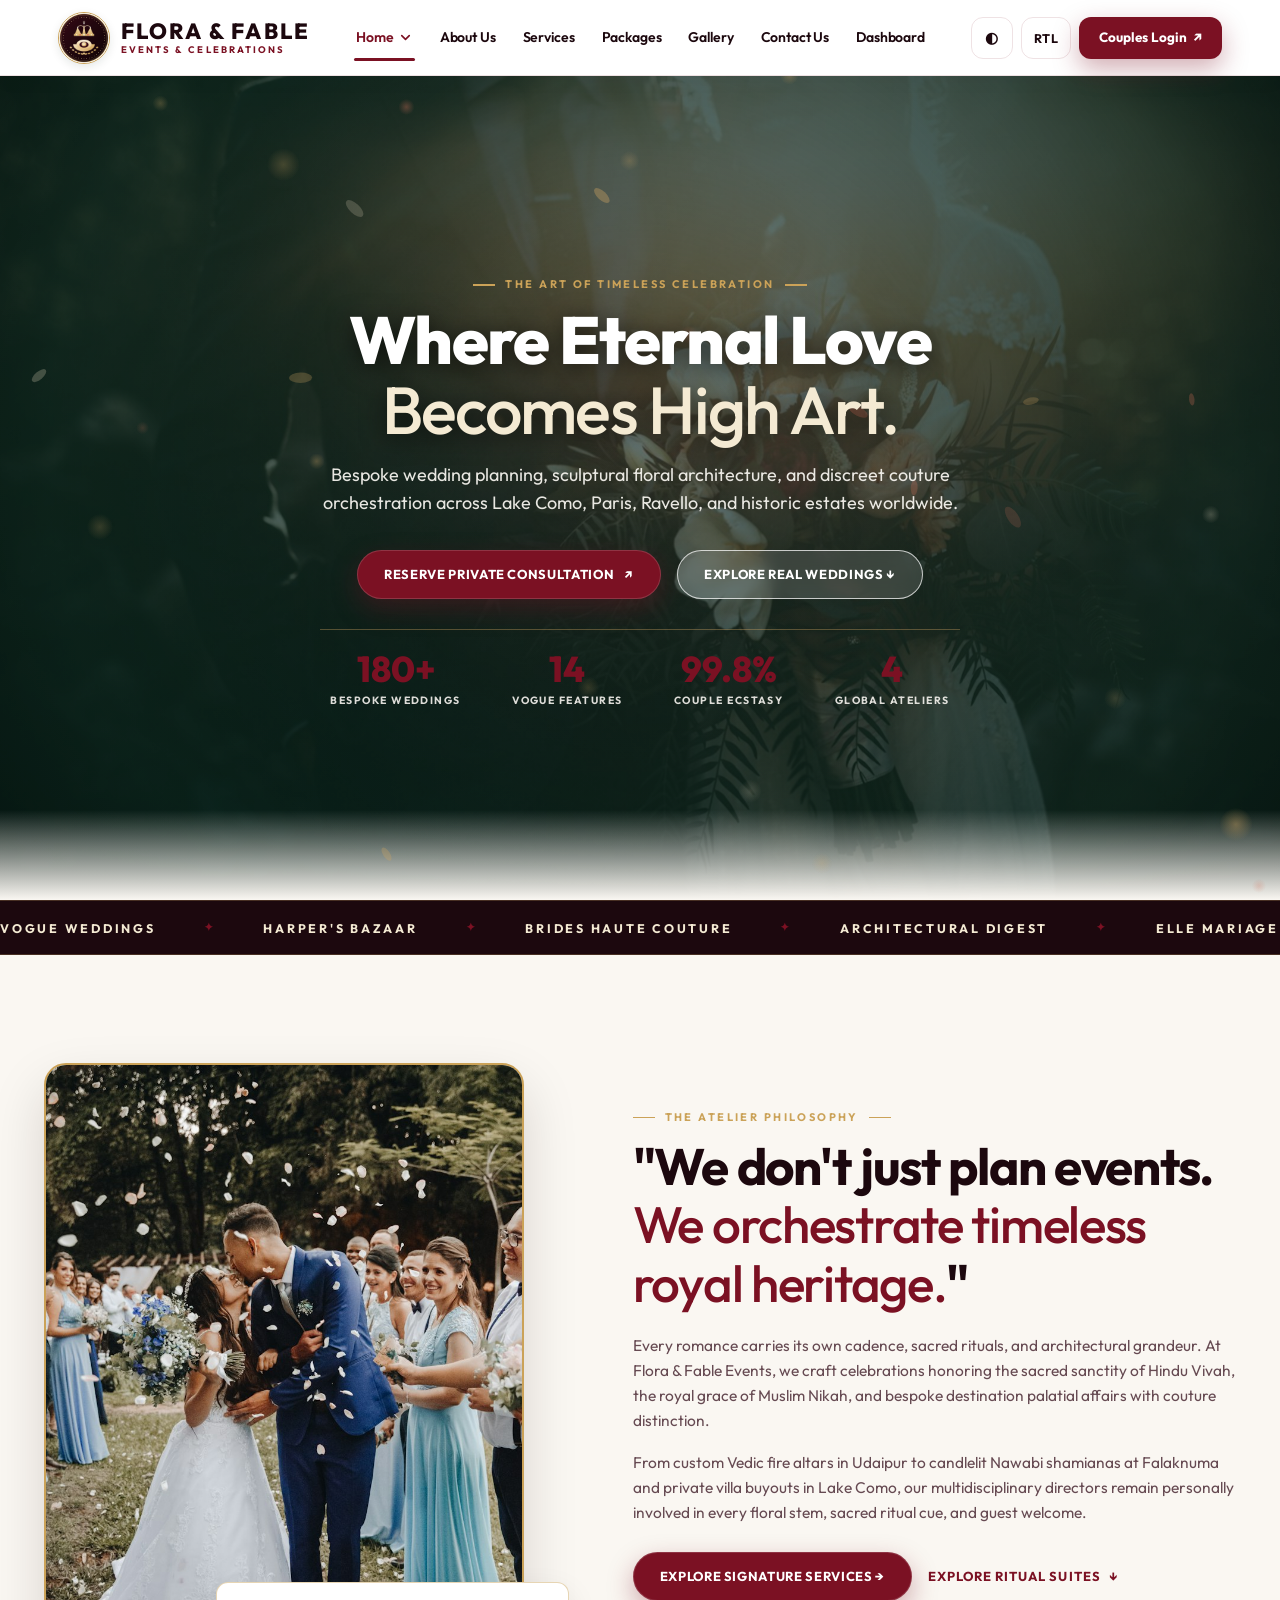
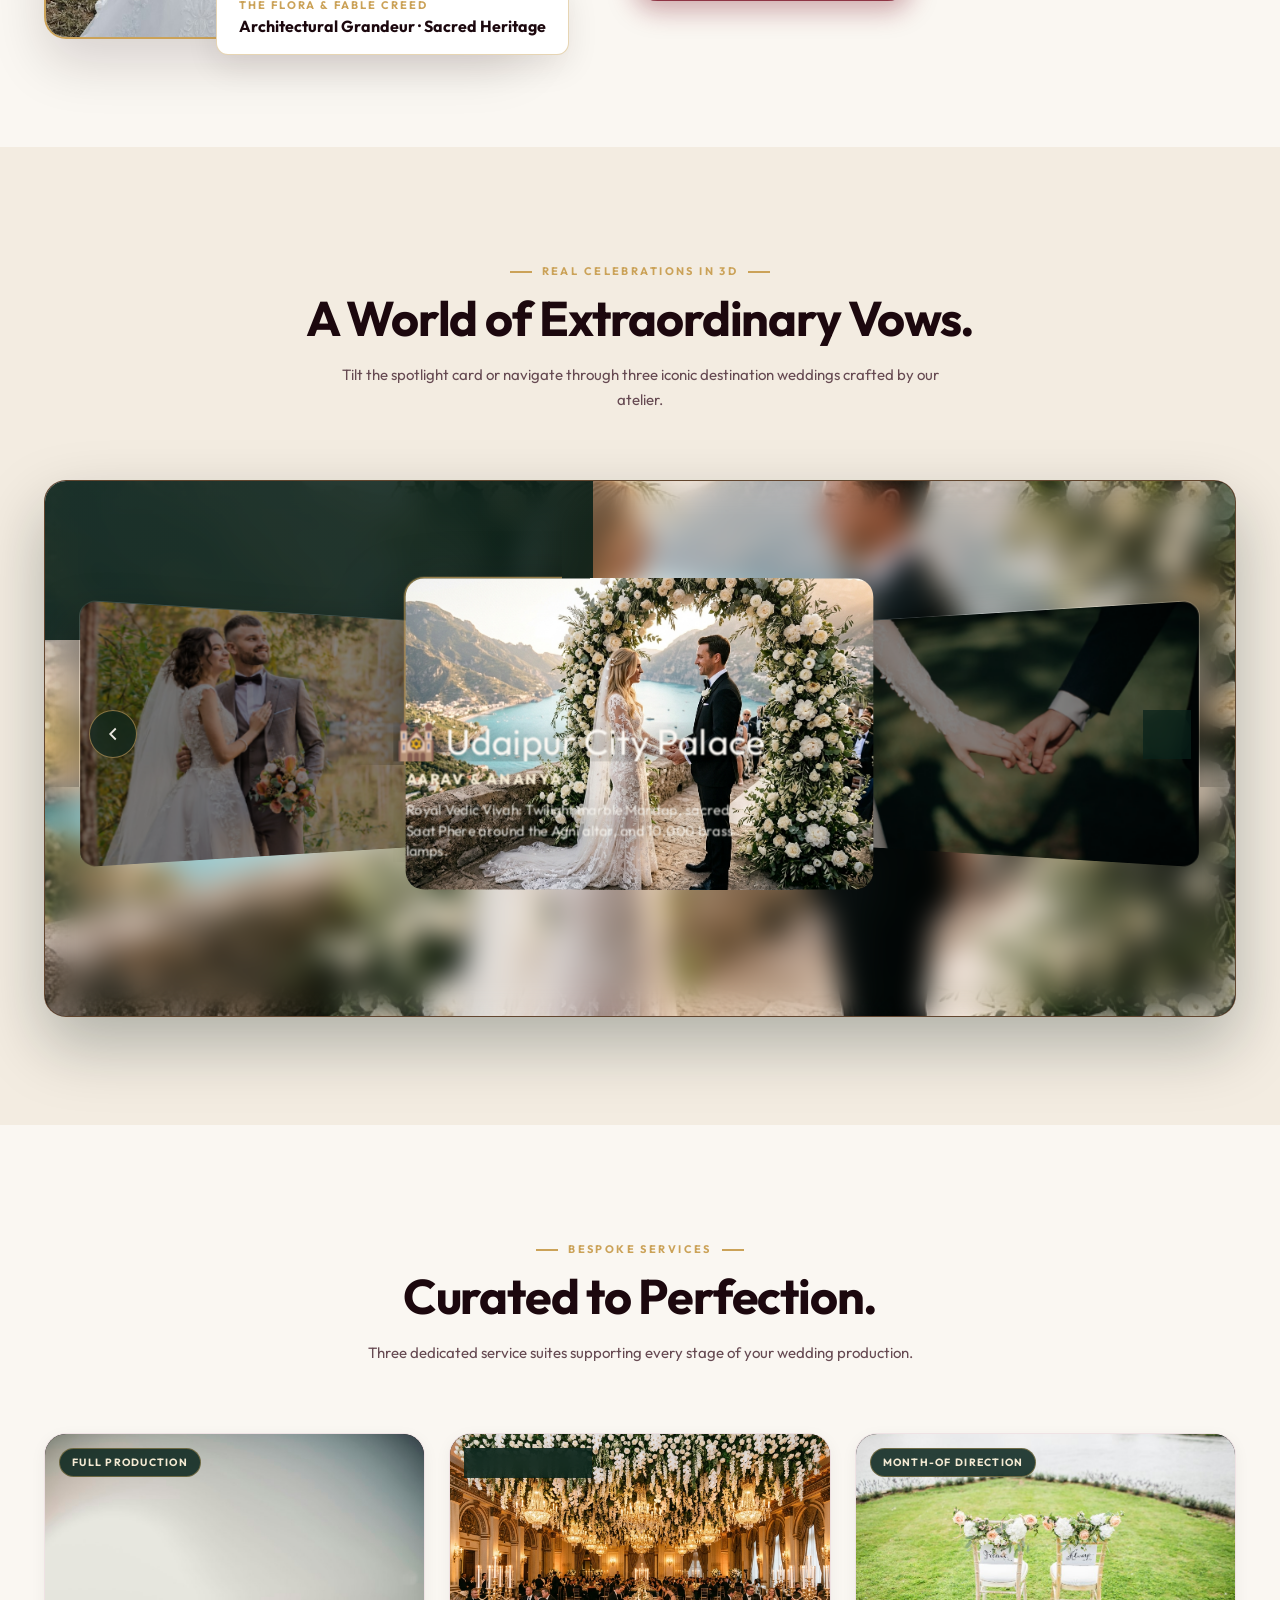
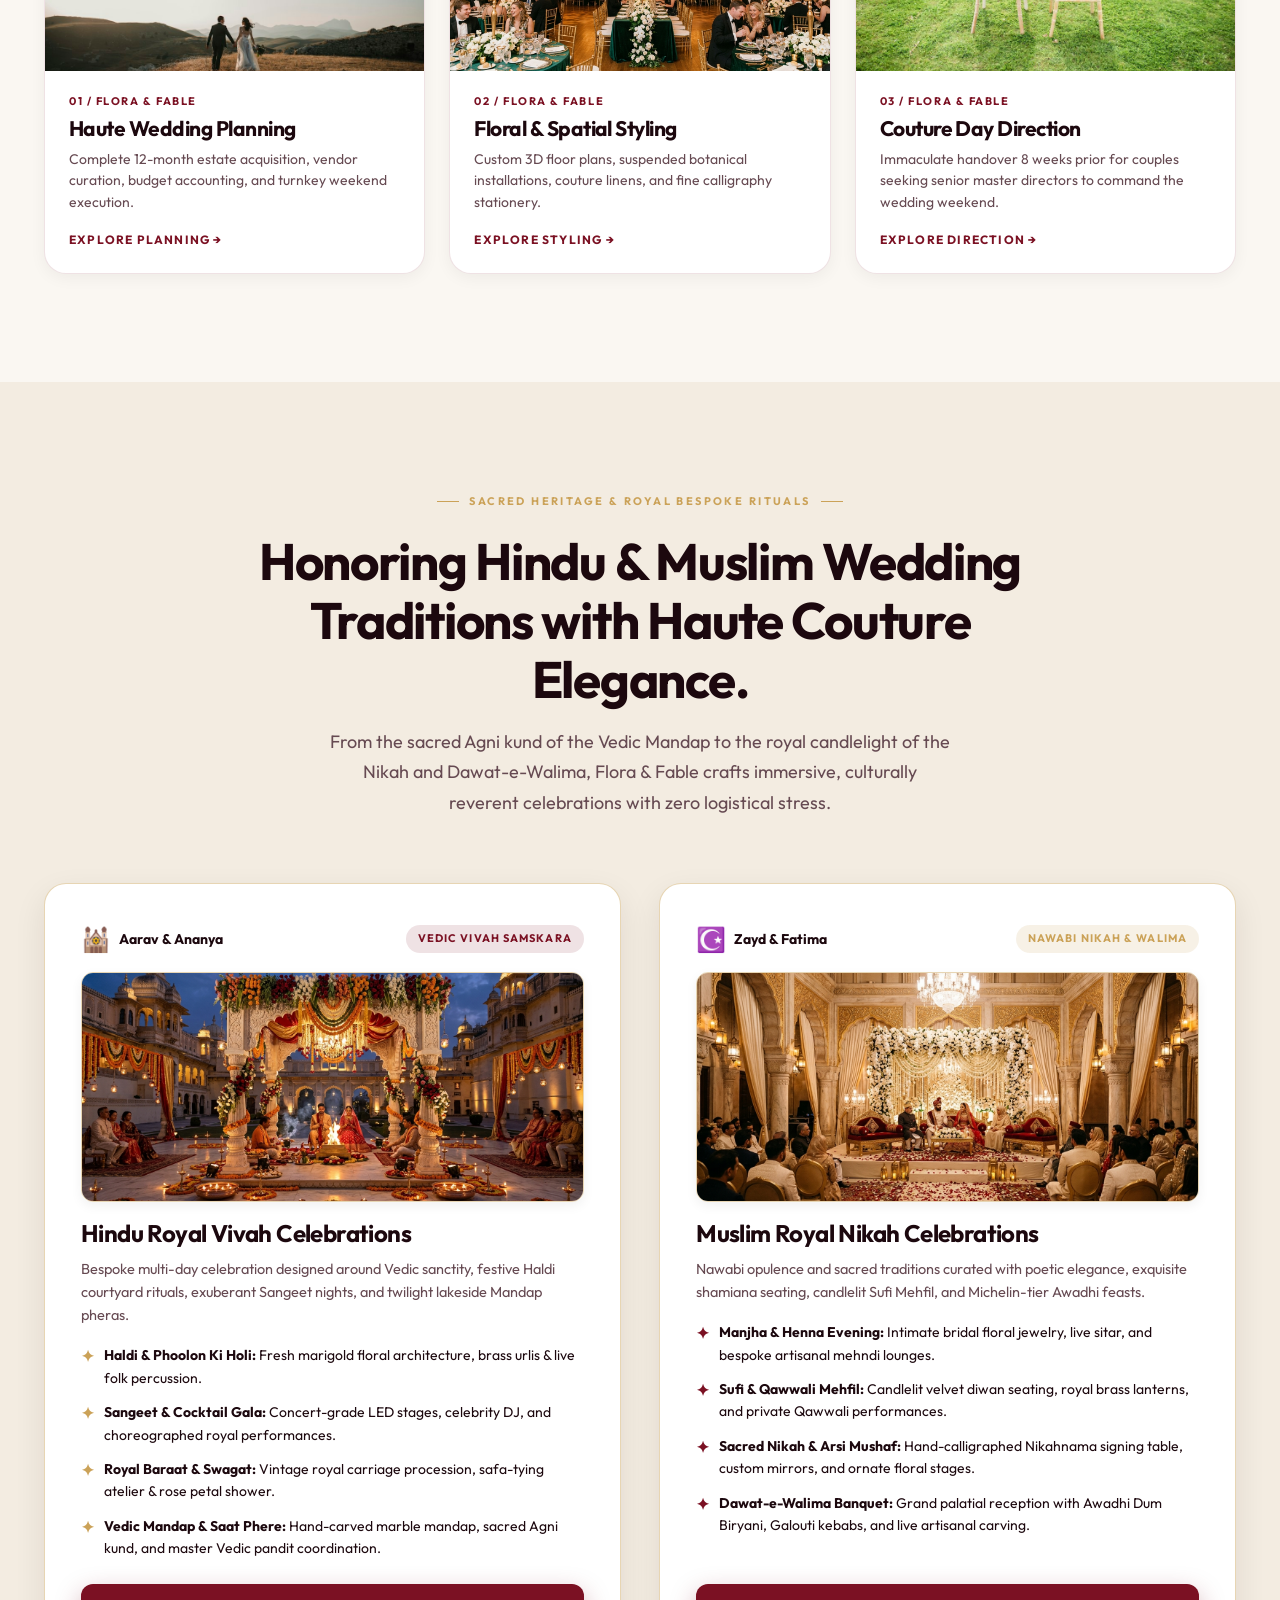
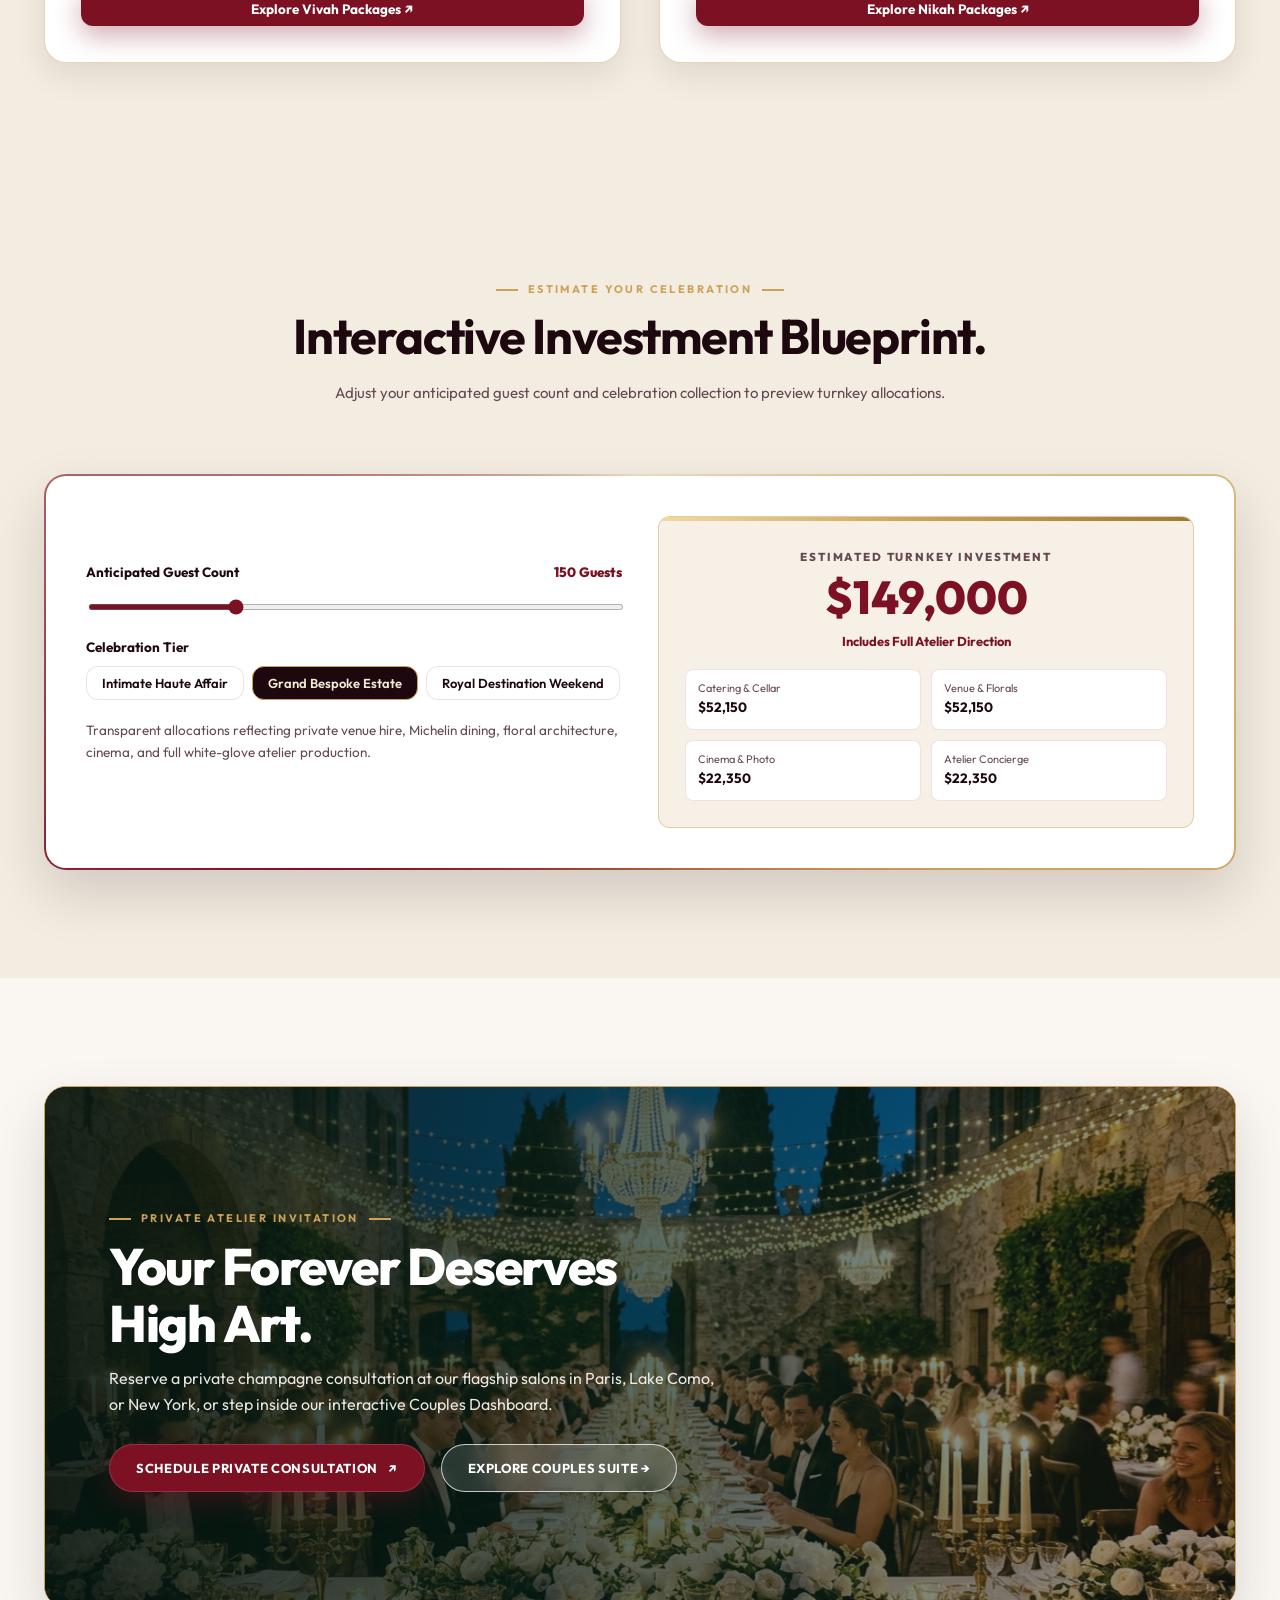
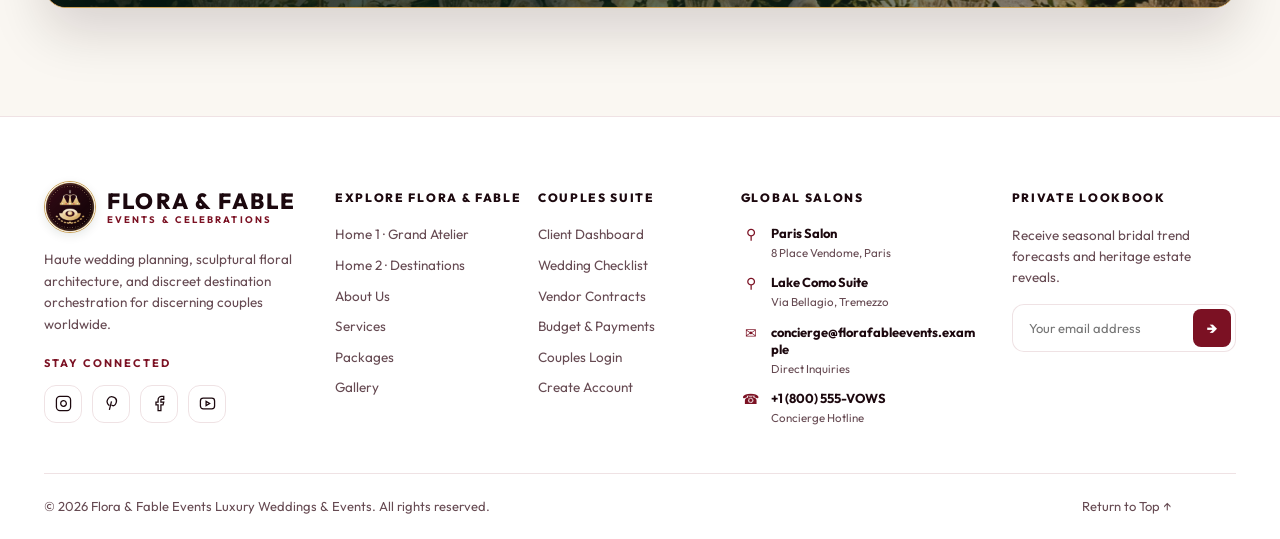
<file: index.html>
<!DOCTYPE html>
<html lang="en">
<head>
  <meta charset="utf-8" />
  <meta content="width=device-width, initial-scale=1.0" name="viewport" />
  <title>Home 1 | Flora & Fable Events &mdash; Luxury Weddings & Celebrations</title>
  <meta content="Flora &amp; Fable crafts unforgettable bespoke weddings and destination celebrations across Lake Como, Paris, Ravello, Udaipur, and global heritage estates." name="description" />
  
  <link rel="icon" href="assets/images/logo.jpg" type="image/jpeg" />

  <!-- Core & Unique Stylesheets -->
  <link href="assets/css/style.css?v=13.0" rel="stylesheet" />
  <link href="assets/css/cta-hero-styles.css?v=13.0" rel="stylesheet" />
  <link href="assets/css/voyage-slider.css?v=13.0" rel="stylesheet" />
  <link href="assets/css/split-cards.css?v=13.0" rel="stylesheet" />
  <link href="assets/css/effects.css?v=13.0" rel="stylesheet" />
</head>
<body class="site-page page-home1" id="top">

<!-- Sticky Header &mdash; Vybeora Pattern with Bespoke JPG Logo -->
  <header class="header">
    <a aria-label="Flora & Fable Events, go to home" class="brand" href="index.html">
      <div class="brand-logo-wrap">
        <img src="assets/images/logo.jpg" alt="Flora & Fable Events Logo" class="brand-logo-img" />
      </div>
      <div class="brand-type">
        <strong>FLORA &amp; FABLE</strong>
        <small>EVENTS &amp; CELEBRATIONS</small>
      </div>
    </a>

    <!-- Main Navigation -->
    <nav aria-label="Main navigation" class="nav">
      <div class="dropdown">
        <a aria-current="page" aria-label="Home menu" class="nav-home active" href="index.html">
          Home 
          <svg aria-hidden="true" class="nav-chevron" fill="none" height="15" stroke="currentColor" stroke-linecap="round" stroke-linejoin="round" stroke-width="2.6" viewBox="0 0 24 24" width="15">
            <path d="m6 9 6 6 6-6"></path>
          </svg>
        </a>
        <div class="dropdown-menu">
          <a aria-current="page" href="index.html">
            <span class="menu-tile-icon">&#8962;</span>
            <span class="menu-tile-text">
              <strong>Home 1</strong>
              <small>The Grand Atelier</small>
            </span>
          </a>
          <a href="home2.html">
            <span class="menu-tile-icon">&#10022;</span>
            <span class="menu-tile-text">
              <strong>Home 2</strong>
              <small>Destination Celebrations</small>
            </span>
          </a>
        </div>
      </div>
      <a href="about.html">About Us</a>
      <a href="services.html">Services</a>
      <a href="packages.html">Packages</a>
      <a href="gallery.html">Gallery</a>
      <a href="contact.html">Contact Us</a>
      <a href="dashboard.html">Dashboard</a>
    </nav>

    <!-- Right Controls -->
    <div class="nav-actions">
      <button aria-label="Toggle light or dark theme" class="iconbtn" id="themeToggle" title="Toggle light and dark mode">&#9679;�</button>
      <button aria-label="Toggle right-to-left layout" class="iconbtn" id="rtlToggle" title="Toggle RTL">RTL</button>
      <a class="loginbtn" href="login.html">
        <span>Couples Login</span> 
        <span class="btn-arrow">&#8599;</span>
      </a>
      <button aria-label="Open navigation" class="hamburger" id="menuToggle">&#9776;</button>
    </div>
  </header>

  <main>
    <!-- SECTION 1: Unique Hero 1 (Immersive Full-Bleed Twilight Villa) -->
    <section class="hero-h1" data-section="1">
      <div class="hero-copy reveal zoom-in">
        <span class="eyebrow">THE ART OF TIMELESS CELEBRATION</span>
        <h1>Where Eternal Love<br /><em>Becomes High Art.</em></h1>
        <p style="color: rgba(250,247,242,0.92); max-width: 640px; margin: 0 auto 32px; font-size: 18px;">
          Bespoke wedding planning, sculptural floral architecture, and discreet couture orchestration across Lake Como, Paris, Ravello, and historic estates worldwide.
        </p>
        <div class="hero-actions" style="display:flex; justify-content:center; gap:16px; flex-wrap:wrap;">
          <a class="btn btn-primary" href="contact.html">Reserve Private Consultation <span class="btn-arrow">&#8599;</span></a>
          <a class="btn btn-secondary" href="#real-weddings">Explore Real Weddings &darr;</a>
        </div>

        <div class="hero-metrics">
          <div class="metric-item">
            <span class="metric-number">180+</span>
            <span class="metric-label">Bespoke Weddings</span>
          </div>
          <div class="metric-item">
            <span class="metric-number">14</span>
            <span class="metric-label">Vogue Features</span>
          </div>
          <div class="metric-item">
            <span class="metric-number">99.8%</span>
            <span class="metric-label">Couple Ecstasy</span>
          </div>
          <div class="metric-item">
            <span class="metric-number">4</span>
            <span class="metric-label">Global Ateliers</span>
          </div>
        </div>
      </div>

      <div class="hero-bg-media" aria-hidden="true">
        <div class="cinema-reel">
          <img class="cinema-scene" src="assets/images/unique/h1-hero.jpg" alt="Romantic bridal couple holding wedding bouquet" fetchpriority="high" />
          <img class="cinema-scene" src="assets/images/batch2/p13.jpg" alt="Bride and groom sharing first dance under warm fairy lights" />
          <img class="cinema-scene" src="assets/images/batch2/p01.jpg" alt="Newlyweds kissing softly beneath flowing bridal veil" />
        </div>
      </div>
    </section>

        <!-- Smooth Infinite Accolades Marquee -->
    <div class="marquee-strip" aria-label="Featured Publications">
      <div class="marquee-track">
        <span class="marquee-item">Vogue Weddings</span>
        <span class="marquee-item">Harper's Bazaar</span>
        <span class="marquee-item">Brides Haute Couture</span>
        <span class="marquee-item">Architectural Digest</span>
        <span class="marquee-item">Elle Mariage</span>
        <span class="marquee-item">Martha Stewart Weddings</span>
        <span class="marquee-item">Vogue Weddings</span>
        <span class="marquee-item">Harper's Bazaar</span>
        <span class="marquee-item">Brides Haute Couture</span>
        <span class="marquee-item">Architectural Digest</span>
        <span class="marquee-item">Elle Mariage</span>
        <span class="marquee-item">Martha Stewart Weddings</span>
      </div>
    </div>

    <!-- SECTION 2: The Atelier Philosophy & Heritage Artistry -->
    <section class="section" id="atelier-philosophy" data-section="2">
      <div class="container">
        <div class="story-grid">
          <div class="reveal slide-left" style="position:relative;">
            <figure class="story-figure">
              <img src="assets/images/unique/h1-story-unique.jpg" alt="Bride and groom celebration with joyful wedding petal shower" loading="lazy" />
            </figure>
            <div class="creed-badge">
              <span class="creed-label">THE FLORA &amp; FABLE CREED</span>
              <strong class="creed-title">Architectural Grandeur &middot; Sacred Heritage</strong>
            </div>
          </div>
          <div class="reveal slide-right">
            <span class="eyebrow">THE ATELIER PHILOSOPHY</span>
            <h2 style="font-size:clamp(34px,4vw,52px); margin-bottom:20px; line-height:1.15;">"We don't just plan events.<br /><em>We orchestrate timeless royal heritage.</em>"</h2>
            <p>Every romance carries its own cadence, sacred rituals, and architectural grandeur. At Flora &amp; Fable Events, we craft celebrations honoring the sacred sanctity of Hindu Vivah, the royal grace of Muslim Nikah, and bespoke destination palatial affairs with couture distinction.</p>
            <p>From custom Vedic fire altars in Udaipur to candlelit Nawabi shamianas at Falaknuma and private villa buyouts in Lake Como, our multidisciplinary directors remain personally involved in every floral stem, sacred ritual cue, and guest welcome.</p>
            <div style="display:flex; gap:16px; align-items:center; margin-top:28px; flex-wrap:wrap;">
              <a class="btn btn-primary" href="services.html">Explore Signature Services &rarr;</a>
              <a class="text-link" href="#cultural-traditions">Explore Ritual Suites <span>&darr;</span></a>
            </div>
          </div>
        </div>
      </div>
    </section>

    <!-- SECTION 3: Real Weddings Voyage 3D Perspective Showcase -->
    <section class="section soft voyage-section" id="real-weddings" data-section="3" aria-label="Real Weddings 3D Showcase">
      <div class="container">
        <div class="section-heading reveal">
          <span class="eyebrow">REAL CELEBRATIONS IN 3D</span>
          <h2>A World of Extraordinary Vows.</h2>
          <p>Tilt the spotlight card or navigate through three iconic destination weddings crafted by our atelier.</p>
        </div>

        <div class="voyage-stage" tabindex="0">
          <div class="slide__bg" style="--bg: url('../images/unique/h1-voyage-1.jpg')" data-current></div>
          <div class="slide__bg" style="--bg: url('../images/unique/h1-voyage-2.jpg')" data-next></div>
          <div class="slide__bg" style="--bg: url('../images/unique/h1-voyage-3.jpg')" data-previous></div>

          <div class="voyage-slider">
            <button class="slider--btn slider--btn__prev" type="button" aria-label="Previous wedding slide">
              <svg xmlns="http://www.w3.org/2000/svg" width="24" height="24" viewBox="0 0 24 24" fill="none" stroke="currentColor" stroke-width="2"><path d="m15 18-6-6 6-6"/></svg>
            </button>

            <div class="slides__wrapper">
              <div class="slides">
                <div class="slide" data-current>
                  <div class="slide__inner">
                    <div class="slide--image__wrapper">
                      <img class="slide--image" src="assets/images/unique/h1-voyage-1.jpg" alt="Udaipur City Palace Vedic Mandap with sacred Agni altar" loading="lazy" />
                    </div>
                  </div>
                </div>
                <div class="slide" data-next>
                  <div class="slide__inner">
                    <div class="slide--image__wrapper">
                      <img class="slide--image" src="assets/images/unique/h1-voyage-2.jpg" alt="Taj Falaknuma Palace Royal Nikah ceremony hall" loading="lazy" />
                    </div>
                  </div>
                </div>
                <div class="slide" data-previous>
                  <div class="slide__inner">
                    <div class="slide--image__wrapper">
                      <img class="slide--image" src="assets/images/unique/h1-voyage-3.jpg" alt="Royal palace heritage wedding celebration" loading="lazy" />
                    </div>
                  </div>
                </div>
              </div>

              <div class="slides--infos">
                <div class="slide-info" data-current>
                  <div class="slide-info__inner">
                    <div class="slide-info--text__wrapper">
                      <div data-title class="slide-info--text"><span>&#128333;&#65039; Udaipur City Palace</span></div>
                      <div data-subtitle class="slide-info--text"><span>Aarav &amp; Ananya</span></div>
                      <div data-description class="slide-info--text"><span>Royal Vedic Vivah: Twilight marble Mandap, sacred Saat Phere around the Agni altar, and 10,000 brass lamps.</span></div>
                    </div>
                  </div>
                </div>
                <div class="slide-info" data-next>
                  <div class="slide-info__inner">
                    <div class="slide-info--text__wrapper">
                      <div data-title class="slide-info--text"><span>&#9770;&#65039; Taj Falaknuma, Hyderabad</span></div>
                      <div data-subtitle class="slide-info--text"><span>Zayd &amp; Fatima</span></div>
                      <div data-description class="slide-info--text"><span>Nawabi Royal Nikah: Ornate floral stage, candlelit Sufi Qawwali night, and grand Dawat-e-Walima feast.</span></div>
                    </div>
                  </div>
                </div>
                <div class="slide-info" data-previous>
                  <div class="slide-info__inner">
                    <div class="slide-info--text__wrapper">
                      <div data-title class="slide-info--text"><span>&#128081; Rambagh Palace, Jaipur</span></div>
                      <div data-subtitle class="slide-info--text"><span>Rohan &amp; Meera</span></div>
                      <div data-description class="slide-info--text"><span>Royal Baraat &amp; Sangeet: Vintage Rolls-Royce procession, concert stage, and majestic celebration fireworks.</span></div>
                    </div>
                  </div>
                </div>
              </div>
            </div>
            <button class="slider--btn slider--btn__next" type="button" aria-label="Next wedding slide">
              <svg xmlns="http://www.w3.org/2000/svg" width="24" height="24" viewBox="0 0 24 24" fill="none" stroke="currentColor" stroke-width="2"><path d="m9 18 6-6-6-6"/></svg>
            </button>
          </div>

          <div class="voyage-dots">
            <button class="voyage-dot" type="button" aria-label="Show slide 1" aria-current="true"></button>
            <button class="voyage-dot" type="button" aria-label="Show slide 2" aria-current="false"></button>
            <button class="voyage-dot" type="button" aria-label="Show slide 3" aria-current="false"></button>
          </div>
        </div>
      </div>
    </section>

    <!-- SECTION 4: Bespoke Services Overview -->
    <section class="section" id="services-preview" data-section="4">
      <div class="container">
        <div class="section-heading reveal">
          <span class="eyebrow">BESPOKE SERVICES</span>
          <h2>Curated to Perfection.</h2>
          <p>Three dedicated service suites supporting every stage of your wedding production.</p>
        </div>

        <div class="cards-grid">
          <article class="feature-card reveal slide-left">
            <div class="visual">
              <span class="badge">Full Production</span>
              <img src="assets/images/unique/h1-svc-1.jpg" alt="Grand ballroom chandelier reception" loading="lazy" />
            </div>
            <div class="card-body">
              <span class="card-index">01 / FLORA &amp; FABLE</span>
              <h3>Haute Wedding Planning</h3>
              <p>Complete 12-month estate acquisition, vendor curation, budget accounting, and turnkey weekend execution.</p>
              <a class="card-link" href="service-turnkey-planning.html">Explore Planning &rarr;</a>
            </div>
          </article>

          <article class="feature-card reveal zoom-in">
            <div class="visual">
              <span class="badge">Spatial Design</span>
              <img src="assets/images/unique/h1-svc-2.jpg" alt="Couture wedding table decor and tableware" loading="lazy" />
            </div>
            <div class="card-body">
              <span class="card-index">02 / FLORA &amp; FABLE</span>
              <h3>Floral &amp; Spatial Styling</h3>
              <p>Custom 3D floor plans, suspended botanical installations, couture linens, and fine calligraphy stationery.</p>
              <a class="card-link" href="service-floral-architecture.html">Explore Styling &rarr;</a>
            </div>
          </article>

          <article class="feature-card reveal slide-right">
            <div class="visual">
              <span class="badge">Month-Of Direction</span>
              <img src="assets/images/unique/h1-svc-3.jpg" alt="Champagne toast at celebration" loading="lazy" />
            </div>
            <div class="card-body">
              <span class="card-index">03 / FLORA &amp; FABLE</span>
              <h3>Couture Day Direction</h3>
              <p>Immaculate handover 8 weeks prior for couples seeking senior master directors to command the wedding weekend.</p>
              <a class="card-link" href="service-day-direction.html">Explore Direction &rarr;</a>
            </div>
          </article>
        </div>
      </div>
    </section>

    
    <!-- SECTION 5: Sacred Cultural Traditions &mdash; Hindu Vivah & Muslim Nikah Ceremonies -->
    <section class="section" id="cultural-traditions" data-section="5" style="background:var(--bg-subtle); padding:clamp(60px,8vw,110px) 0; position:relative; overflow:hidden;">
      <div class="container">
        <div class="section-heading reveal" style="text-align:center; max-width:840px; margin:0 auto clamp(40px,5vw,70px);">
          <span class="eyebrow">SACRED HERITAGE &amp; ROYAL BESPOKE RITUALS</span>
          <h2 style="font-size:clamp(34px,4vw,52px); margin:12px 0 18px; line-height:1.15;">Honoring Hindu &amp; Muslim Wedding Traditions with Haute Couture Elegance.</h2>
          <p style="font-size:18px; color:var(--muted); line-height:1.7;">From the sacred Agni kund of the Vedic Mandap to the royal candlelight of the Nikah and Dawat-e-Walima, Flora &amp; Fable crafts immersive, culturally reverent celebrations with zero logistical stress.</p>
        </div>

        <div class="traditions-grid" style="display:grid; grid-template-columns:repeat(auto-fit, minmax(min(100%, 320px), 1fr)); gap:clamp(24px,3vw,40px);">
          
          <!-- HINDU VIVAH CARD (Aarav & Ananya) -->
          <article class="tradition-card reveal slide-left" style="background:var(--paper); border-radius:var(--radius-lg); border:1.5px solid var(--line-accent); padding:clamp(24px,3vw,36px); box-shadow:var(--shadow-md); display:flex; flex-direction:column; justify-content:space-between;">
            <div>
              <div style="display:flex; justify-content:space-between; align-items:center; margin-bottom:14px;">
                <div style="display:flex; align-items:center; gap:8px;">
                  <span style="font-size:24px;">&#128333;&#65039;</span>
                  <strong style="font-size:14px; color:var(--ink);">Aarav &amp; Ananya</strong>
                </div>
                <span style="background:var(--rose-soft); color:var(--rose); padding:5px 12px; border-radius:var(--radius-pill); font-size:11px; font-weight:700; letter-spacing:0.1em;">VEDIC VIVAH SAMSKARA</span>
              </div>
              
              <div style="width:100%; height:230px; border-radius:var(--radius-md); overflow:hidden; margin-bottom:18px; border:1.5px solid var(--line-accent); box-shadow:0 4px 12px rgba(0,0,0,0.06);">
                <img src="assets/images/cultural/hindu-vivah-mandap.jpg" alt="Aarav &amp; Ananya's Vedic Vivah Mandap at Udaipur City Palace" style="width:100%; height:100%; object-fit:cover;" />
              </div>
              
              <h3 style="font-size:24px; color:var(--ink); margin-bottom:10px; font-weight:700;">Hindu Royal Vivah Celebrations</h3>
              <p style="color:var(--muted); font-size:14.5px; line-height:1.6; margin-bottom:18px;">Bespoke multi-day celebration designed around Vedic sanctity, festive Haldi courtyard rituals, exuberant Sangeet nights, and twilight lakeside Mandap pheras.</p>
              
              <ul style="list-style:none; padding:0; margin:0 0 24px; display:flex; flex-direction:column; gap:12px;">
                <li style="display:flex; gap:10px; align-items:flex-start; font-size:14px; color:var(--ink);">
                  <span style="color:var(--champagne); font-weight:bold; font-size:16px;">&#10022;</span>
                  <div><strong>Haldi &amp; Phoolon Ki Holi:</strong> Fresh marigold floral architecture, brass urlis &amp; live folk percussion.</div>
                </li>
                <li style="display:flex; gap:10px; align-items:flex-start; font-size:14px; color:var(--ink);">
                  <span style="color:var(--champagne); font-weight:bold; font-size:16px;">&#10022;</span>
                  <div><strong>Sangeet &amp; Cocktail Gala:</strong> Concert-grade LED stages, celebrity DJ, and choreographed royal performances.</div>
                </li>
                <li style="display:flex; gap:10px; align-items:flex-start; font-size:14px; color:var(--ink);">
                  <span style="color:var(--champagne); font-weight:bold; font-size:16px;">&#10022;</span>
                  <div><strong>Royal Baraat &amp; Swagat:</strong> Vintage royal carriage procession, safa-tying atelier &amp; rose petal shower.</div>
                </li>
                <li style="display:flex; gap:10px; align-items:flex-start; font-size:14px; color:var(--ink);">
                  <span style="color:var(--champagne); font-weight:bold; font-size:16px;">&#10022;</span>
                  <div><strong>Vedic Mandap &amp; Saat Phere:</strong> Hand-carved marble mandap, sacred Agni kund, and master Vedic pandit coordination.</div>
                </li>
              </ul>
            </div>
            <a href="packages.html" class="loginbtn" style="text-align:center; display:inline-block; width:100%; padding:14px 20px;">
              <span>Explore Vivah Packages</span> <span class="btn-arrow">&#8599;</span>
            </a>
          </article>

          <!-- MUSLIM NIKAH CARD (Zayd & Fatima) -->
          <article class="tradition-card reveal slide-right" style="background:var(--paper); border-radius:var(--radius-lg); border:1.5px solid var(--line-accent); padding:clamp(24px,3vw,36px); box-shadow:var(--shadow-md); display:flex; flex-direction:column; justify-content:space-between;">
            <div>
              <div style="display:flex; justify-content:space-between; align-items:center; margin-bottom:14px;">
                <div style="display:flex; align-items:center; gap:8px;">
                  <span style="font-size:24px;">&#9770;&#65039;</span>
                  <strong style="font-size:14px; color:var(--ink);">Zayd &amp; Fatima</strong>
                </div>
                <span style="background:rgba(203, 162, 88, 0.15); color:var(--champagne); padding:5px 12px; border-radius:var(--radius-pill); font-size:11px; font-weight:700; letter-spacing:0.1em;">NAWABI NIKAH &amp; WALIMA</span>
              </div>
              
              <div style="width:100%; height:230px; border-radius:var(--radius-md); overflow:hidden; margin-bottom:18px; border:1.5px solid var(--line-accent); box-shadow:0 4px 12px rgba(0,0,0,0.06);">
                <img src="assets/images/cultural/muslim-nikah-ceremony.jpg" alt="Zayd &amp; Fatima's Royal Nikah &amp; Walima Ceremony at Falaknuma Palace" style="width:100%; height:100%; object-fit:cover;" />
              </div>
              
              <h3 style="font-size:24px; color:var(--ink); margin-bottom:10px; font-weight:700;">Muslim Royal Nikah Celebrations</h3>
              <p style="color:var(--muted); font-size:14.5px; line-height:1.6; margin-bottom:18px;">Nawabi opulence and sacred traditions curated with poetic elegance, exquisite shamiana seating, candlelit Sufi Mehfil, and Michelin-tier Awadhi feasts.</p>
              
              <ul style="list-style:none; padding:0; margin:0 0 24px; display:flex; flex-direction:column; gap:12px;">
                <li style="display:flex; gap:10px; align-items:flex-start; font-size:14px; color:var(--ink);">
                  <span style="color:var(--rose); font-weight:bold; font-size:16px;">&#10022;</span>
                  <div><strong>Manjha &amp; Henna Evening:</strong> Intimate bridal floral jewelry, live sitar, and bespoke artisanal mehndi lounges.</div>
                </li>
                <li style="display:flex; gap:10px; align-items:flex-start; font-size:14px; color:var(--ink);">
                  <span style="color:var(--rose); font-weight:bold; font-size:16px;">&#10022;</span>
                  <div><strong>Sufi &amp; Qawwali Mehfil:</strong> Candlelit velvet diwan seating, royal brass lanterns, and private Qawwali performances.</div>
                </li>
                <li style="display:flex; gap:10px; align-items:flex-start; font-size:14px; color:var(--ink);">
                  <span style="color:var(--rose); font-weight:bold; font-size:16px;">&#10022;</span>
                  <div><strong>Sacred Nikah &amp; Arsi Mushaf:</strong> Hand-calligraphed Nikahnama signing table, custom mirrors, and ornate floral stages.</div>
                </li>
                <li style="display:flex; gap:10px; align-items:flex-start; font-size:14px; color:var(--ink);">
                  <span style="color:var(--rose); font-weight:bold; font-size:16px;">&#10022;</span>
                  <div><strong>Dawat-e-Walima Banquet:</strong> Grand palatial reception with Awadhi Dum Biryani, Galouti kebabs, and live artisanal carving.</div>
                </li>
              </ul>
            </div>
            <a href="packages.html" class="loginbtn" style="text-align:center; display:inline-block; width:100%; padding:14px 20px;">
              <span>Explore Nikah Packages</span> <span class="btn-arrow">&#8599;</span>
            </a>
          </article>

        </div>
      </div>
    </section>

    <!-- SECTION 6: Interactive Investment Calculator -->
    <section class="section soft" id="calculator" data-section="6">
      <div class="container">
        <div class="section-heading reveal">
          <span class="eyebrow">ESTIMATE YOUR CELEBRATION</span>
          <h2>Interactive Investment Blueprint.</h2>
          <p>Adjust your anticipated guest count and celebration collection to preview turnkey allocations.</p>
        </div>

        <div class="calc-box reveal zoom-in">
          <div class="calc-grid">
            <div>
              <div class="calc-control">
                <label for="calcGuests">
                  <span>Anticipated Guest Count</span>
                  <span class="val-display" id="calcGuestsVal">150 Guests</span>
                </label>
                <input class="calc-range" id="calcGuests" max="450" min="40" step="10" type="range" value="150" />
              </div>

              <div class="calc-control">
                <label><span>Celebration Tier</span></label>
                <div class="calc-pills">
                  <button class="calc-pill" data-tier="intimate" type="button">Intimate Haute Affair</button>
                  <button class="calc-pill active" data-tier="grand" type="button">Grand Bespoke Estate</button>
                  <button class="calc-pill" data-tier="royal" type="button">Royal Destination Weekend</button>
                </div>
              </div>
              <p style="font-size:13.5px; margin-top:16px;">Transparent allocations reflecting private venue hire, Michelin dining, floral architecture, cinema, and full white-glove atelier production.</p>
            </div>

            <div class="calc-result-card">
              <span style="font-size:11.5px; font-weight:800; letter-spacing:0.16em; text-transform:uppercase; color:var(--muted);">Estimated Turnkey Investment</span>
              <div class="calc-result-number" id="calcTotalVal">$149,000</div>
              <small style="color:var(--rose); font-weight:700;">Includes Full Atelier Direction</small>

              <div class="calc-breakdown">
                <div class="calc-breakdown-item">
                  <small>Catering &amp; Cellar</small>
                  <strong id="calcCateringVal">$52,150</strong>
                </div>
                <div class="calc-breakdown-item">
                  <small>Venue &amp; Florals</small>
                  <strong id="calcDecorVal">$52,150</strong>
                </div>
                <div class="calc-breakdown-item">
                  <small>Cinema &amp; Photo</small>
                  <strong id="calcPhotoVal">$22,350</strong>
                </div>
                <div class="calc-breakdown-item">
                  <small>Atelier Concierge</small>
                  <strong id="calcConciergeVal">$22,350</strong>
                </div>
              </div>
            </div>
          </div>
        </div>
      </div>
    </section>

    <!-- UNIQUE CTA 1 (Home 1): Panoramic Twilight Chateau Invitation -->
    <section class="section" id="consultation" data-cta="1">
      <div class="container">
        <div class="cta-h1 reveal zoom-in">
          <div class="cta-h1-reel" aria-hidden="true">
            <div class="cinema-reel">
              <img class="cinema-scene" src="assets/images/flagship/cta-banquet.jpg" alt="Candlelit Italian villa wedding banquet" loading="lazy" />
              <img class="cinema-scene" src="assets/images/flagship/palace-night.jpg" alt="Royal palace wedding night fireworks" loading="lazy" />
              <img class="cinema-scene" src="assets/images/flagship/champagne-tower.jpg" alt="Newlyweds pouring champagne tower" loading="lazy" />
            </div>
          </div>
          <div class="cta-h1-content">
            <span class="eyebrow">PRIVATE ATELIER INVITATION</span>
            <h2>Your Forever Deserves High Art.</h2>
            <p>Reserve a private champagne consultation at our flagship salons in Paris, Lake Como, or New York, or step inside our interactive Couples Dashboard.</p>
            <div style="display:flex; gap:16px; flex-wrap:wrap;">
              <a class="btn btn-primary" href="contact.html">Schedule Private Consultation <span class="btn-arrow">&#8599;</span></a>
              <a class="btn btn-secondary" href="dashboard.html">Explore Couples Suite &rarr;</a>
            </div>
          </div>
        </div>
      </div>
    </section>
  </main>

  <!-- Complete 5-Column Luxury Footer -->
  <footer class="footer" id="siteFooter">
    <div class="container">
      <div class="footer-top">
        <div class="footer-brand">
          <a class="brand" href="index.html">
            <div class="brand-logo-wrap">
        <img src="assets/images/logo.jpg" alt="Flora & Fable Events Logo" class="brand-logo-img" />
      </div>
      <div class="brand-type">
        <strong>FLORA &amp; FABLE</strong>
        <small>EVENTS &amp; CELEBRATIONS</small>
      </div>
          </a>
          <p>Haute wedding planning, sculptural floral architecture, and discreet destination orchestration for discerning couples worldwide.</p>
          <div class="stay-connected">STAY CONNECTED</div>
          <div class="social-links">
            <a aria-label="Instagram" href="https://instagram.com" rel="noopener" target="_blank">
              <svg width="17" height="17" fill="none" stroke="currentColor" stroke-width="1.8" viewBox="0 0 24 24"><rect width="20" height="20" x="2" y="2" rx="5"/><path d="M16 11.37A4 4 0 1 1 12.63 8 4 4 0 0 1 16 11.37z"/><line x1="17.5" y1="6.5" x2="17.51" y2="6.5"/></svg>
            </a>
            <a aria-label="Pinterest" href="https://pinterest.com" rel="noopener" target="_blank">
              <svg width="17" height="17" fill="none" stroke="currentColor" stroke-width="1.8" viewBox="0 0 24 24"><path d="m9 21 3-12m-3 6c-7-5-1-15 6-12 8 3 2 16-3 11"/></svg>
            </a>
            <a aria-label="Facebook" href="https://facebook.com" rel="noopener" target="_blank">
              <svg width="17" height="17" fill="none" stroke="currentColor" stroke-width="1.8" viewBox="0 0 24 24"><path d="M18 2h-3a5 5 0 0 0-5 5v3H7v4h3v8h4v-8h3l1-4h-4V7a1 1 0 0 1 1-1h3z"/></svg>
            </a>
            <a aria-label="YouTube" href="https://youtube.com" rel="noopener" target="_blank">
              <svg width="17" height="17" fill="none" stroke="currentColor" stroke-width="1.8" viewBox="0 0 24 24"><rect width="20" height="15" x="2" y="4.5" rx="4"/><polygon points="10 9 15 12 10 15"/></svg>
            </a>
          </div>
        </div>

        <div class="footer-col">
          <h4 class="footer-heading">Explore Flora & Fable</h4>
          <a href="index.html">Home 1 &middot; Grand Atelier</a>
          <a href="home2.html">Home 2 &middot; Destinations</a>
          <a href="about.html">About Us</a>
          <a href="services.html">Services</a>
          <a href="packages.html">Packages</a>
          <a href="gallery.html">Gallery</a>
        </div>

        <div class="footer-col">
          <h4 class="footer-heading">Couples Suite</h4>
          <a href="dashboard.html">Client Dashboard</a>
          <a href="dashboard.html#checklist">Wedding Checklist</a>
          <a href="dashboard.html#vendors">Vendor Contracts</a>
          <a href="dashboard.html#budget">Budget &amp; Payments</a>
          <a href="login.html">Couples Login</a>
          <a href="signup.html">Create Account</a>
        </div>

        <div class="footer-col footer-contact">
          <h4 class="footer-heading">Global Salons</h4>
          <address>
            <div class="footer-contact-item"><span class="contact-symbol">&#9906;</span><span><strong>Paris Salon</strong><small>8 Place Vendome, Paris</small></span></div>
            <div class="footer-contact-item"><span class="contact-symbol">&#9906;</span><span><strong>Lake Como Suite</strong><small>Via Bellagio, Tremezzo</small></span></div>
            <div class="footer-contact-item"><span class="contact-symbol">&#9993;</span><span><a href="mailto:concierge@florafableevents.example">concierge@florafableevents.example</a><small>Direct Inquiries</small></span></div>
            <div class="footer-contact-item"><span class="contact-symbol">&#9742;</span><span><strong>+1 (800) 555-VOWS</strong><small>Concierge Hotline</small></span></div>
          </address>
        </div>

        <div class="footer-col newsletter-box">
          <h4 class="footer-heading">Private Lookbook</h4>
          <p>Receive seasonal bridal trend forecasts and heritage estate reveals.</p>
          <form class="newsletter-form" id="newsletterForm">
            <label class="sr-only" for="newsletterEmail">Email Address</label>
            <input id="newsletterEmail" placeholder="Your email address" required type="email" />
            <button aria-label="Subscribe" type="submit">&rarr;</button>
          </form>
        </div>
      </div>

      <div class="footer-bottom">
        <span>&copy; 2026 Flora & Fable Events Luxury Weddings &amp; Events. All rights reserved.</span>
        <span><a href="#top">Return to Top &uarr;</a></span>
      </div>
    </div>
  </footer>

  <div class="toast" id="toast" role="status" aria-live="polite"></div>

  <script src="assets/js/app.js?v=13.0"></script>
  <script src="assets/js/voyage-slider.js?v=13.0"></script>
  <script src="assets/js/split-cards.js?v=13.0"></script>
  <script src="assets/js/motion.js?v=13.0"></script>
  <script src="assets/js/effects.js?v=13.0"></script>
</body>
</html>
</file>
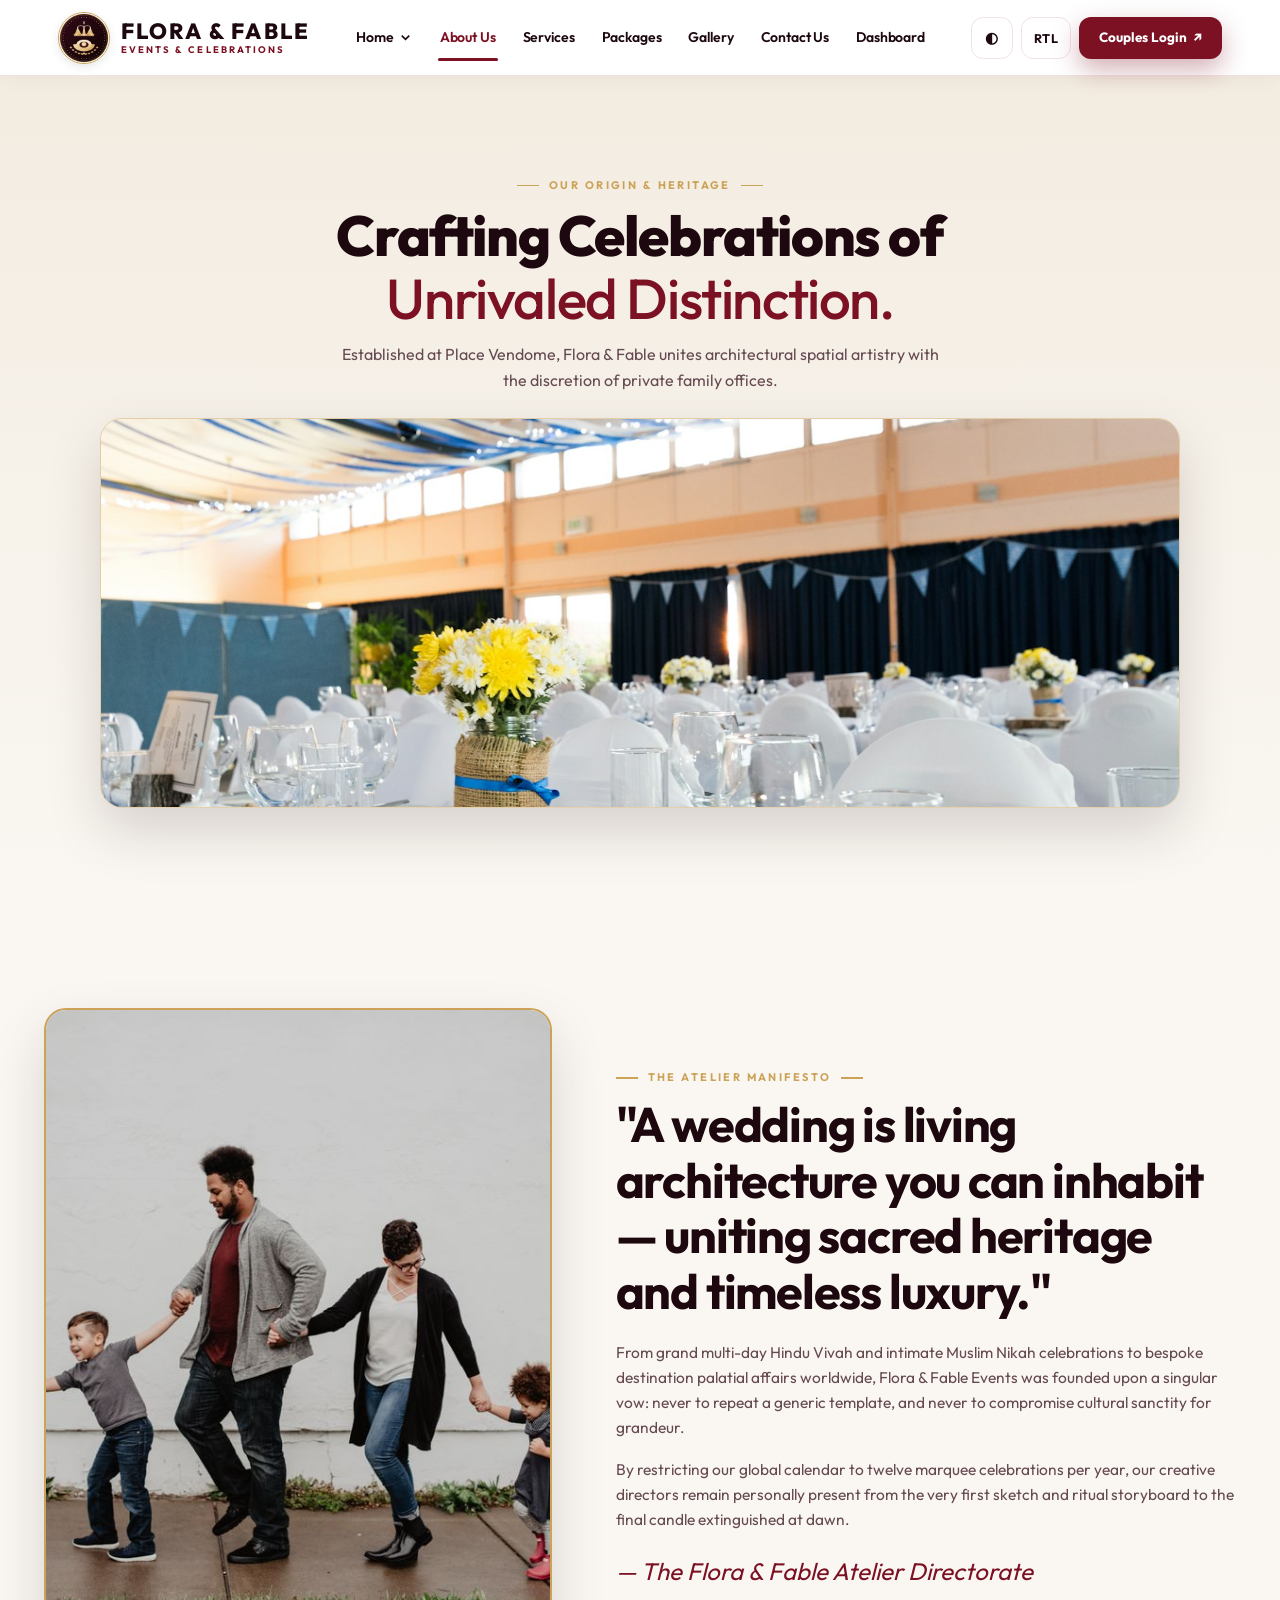
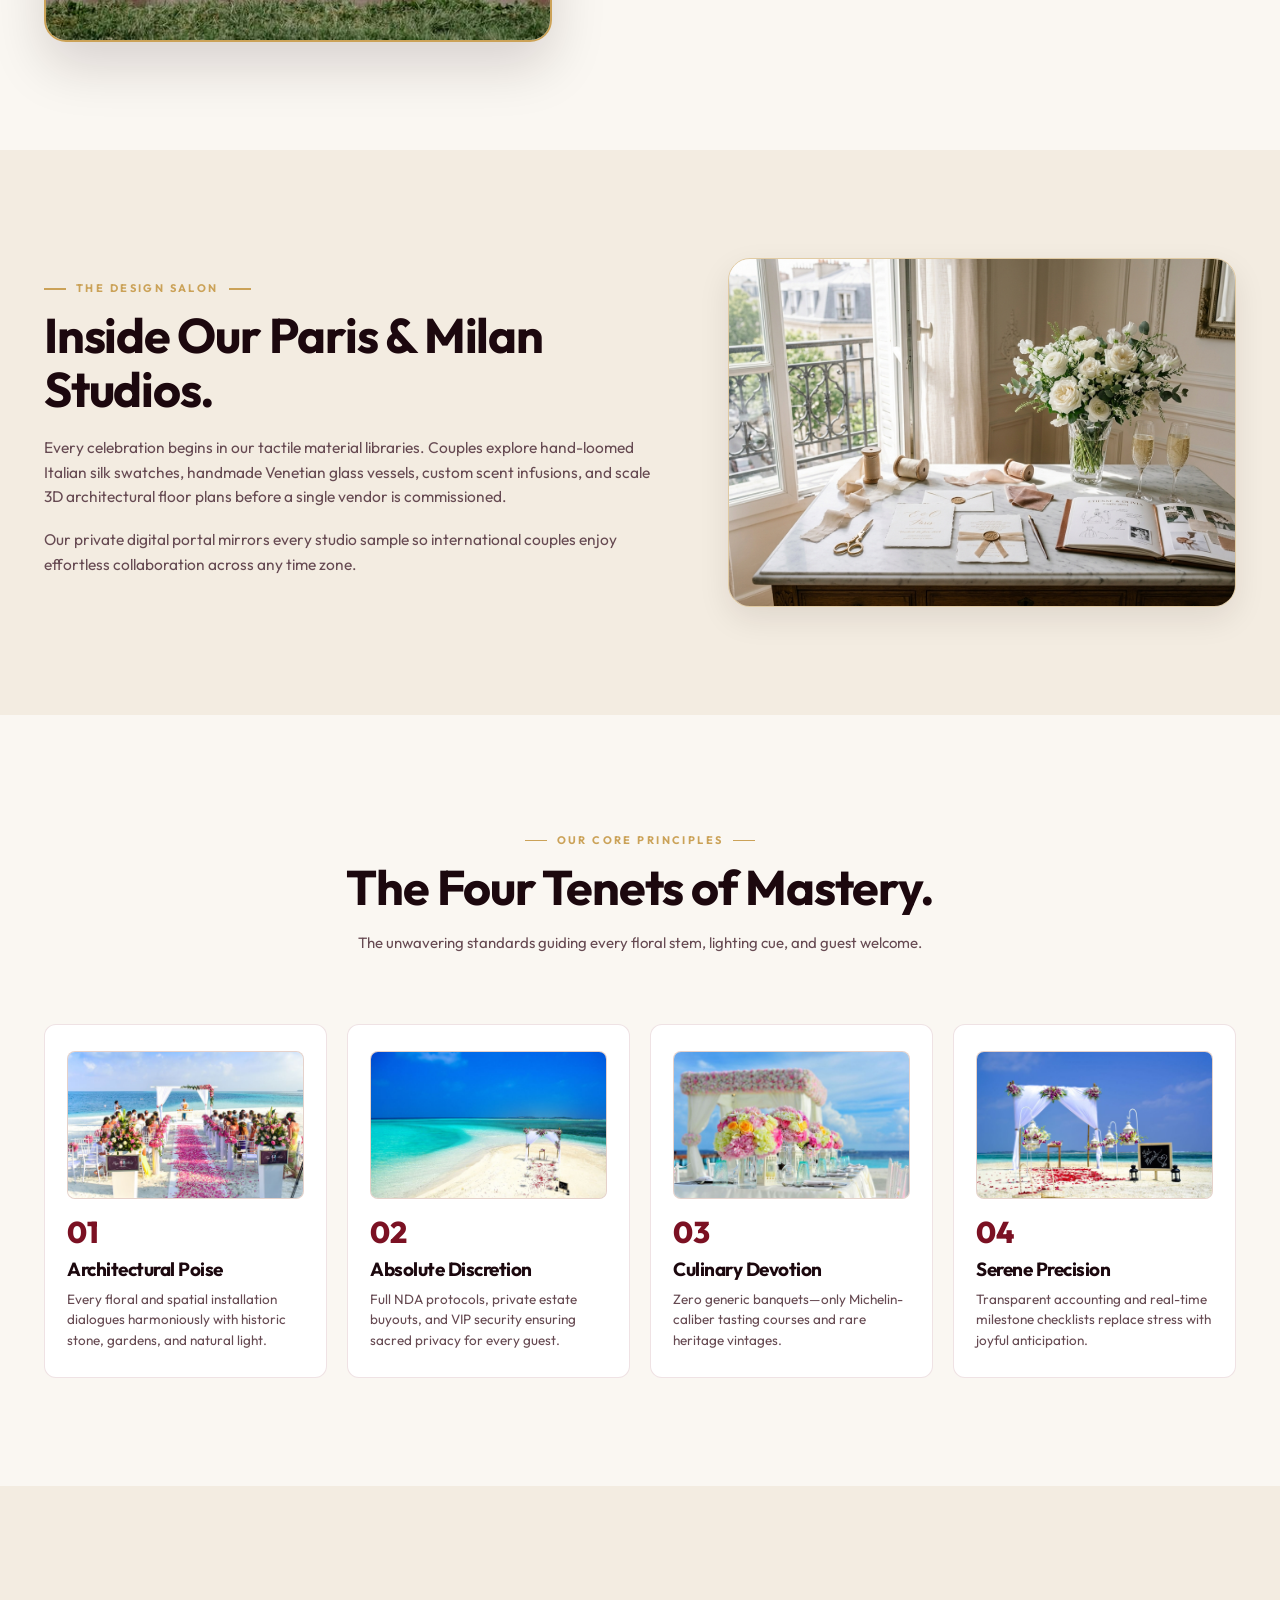
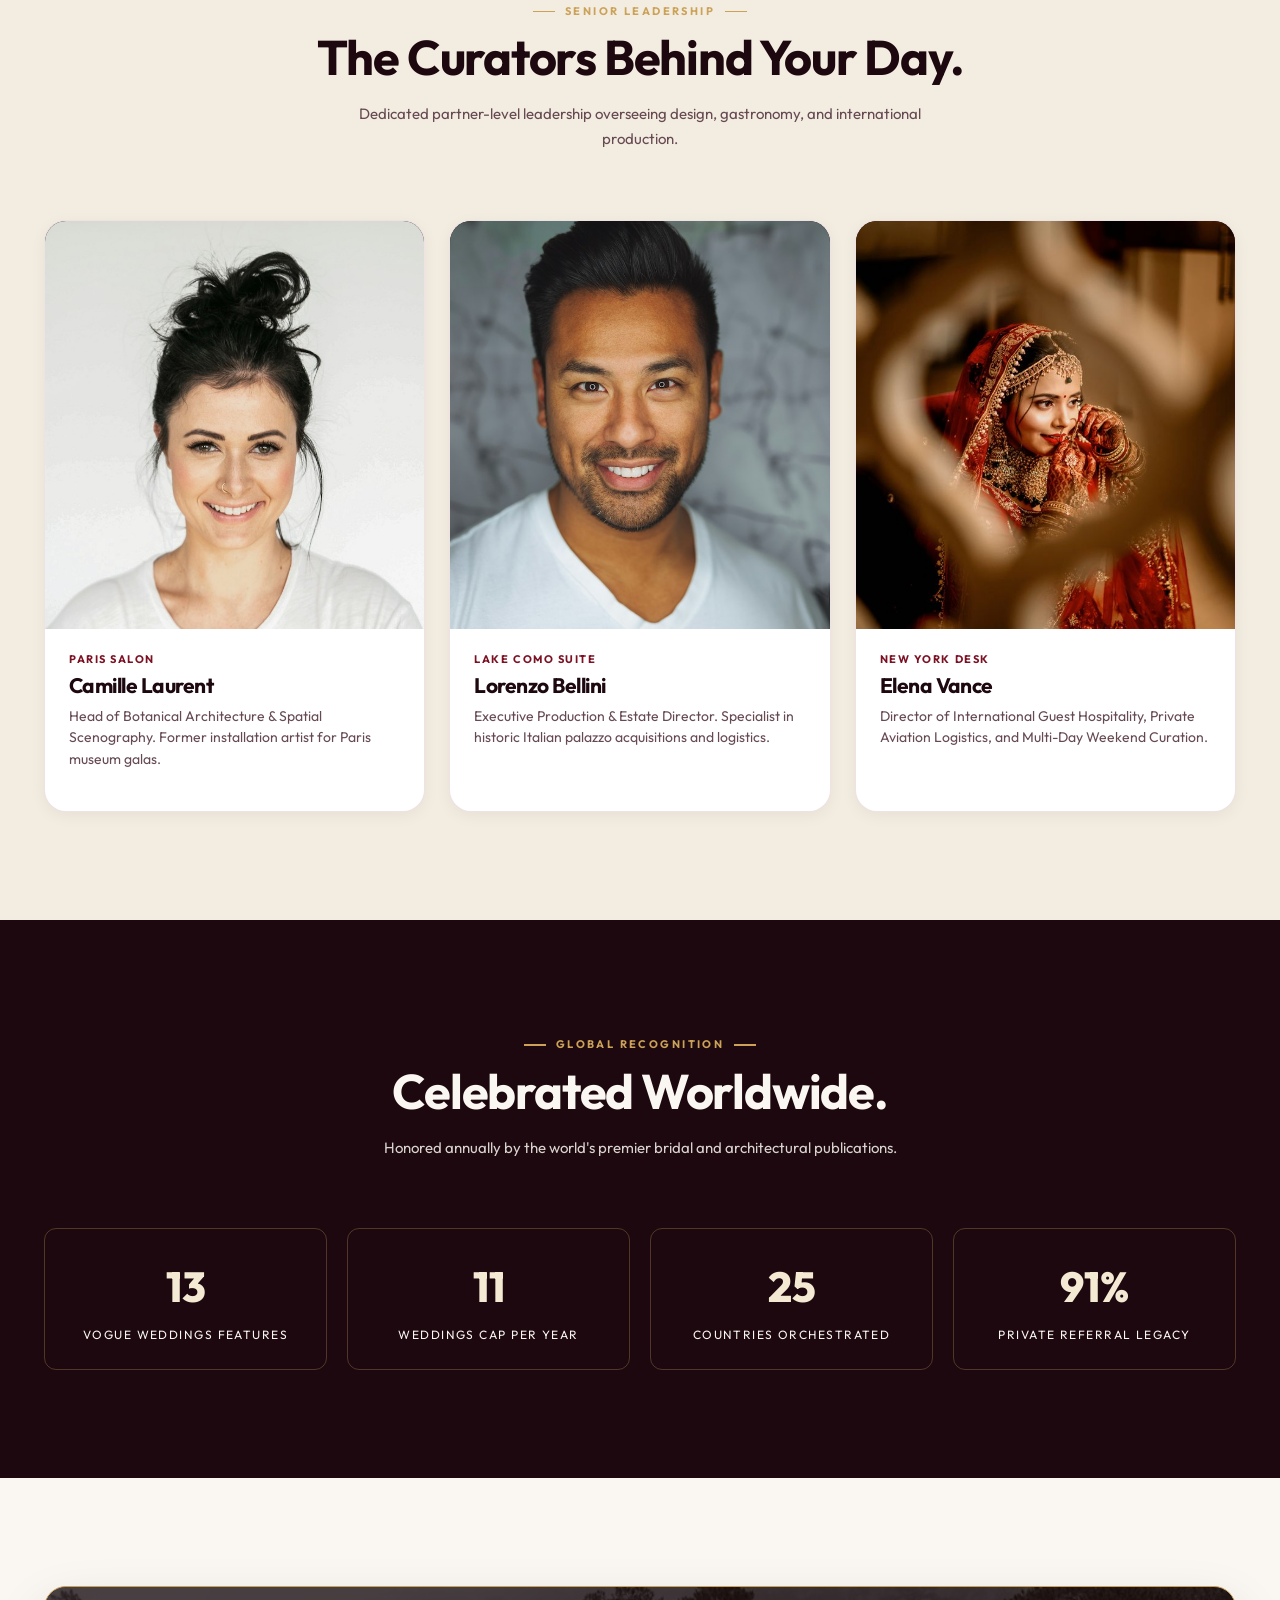
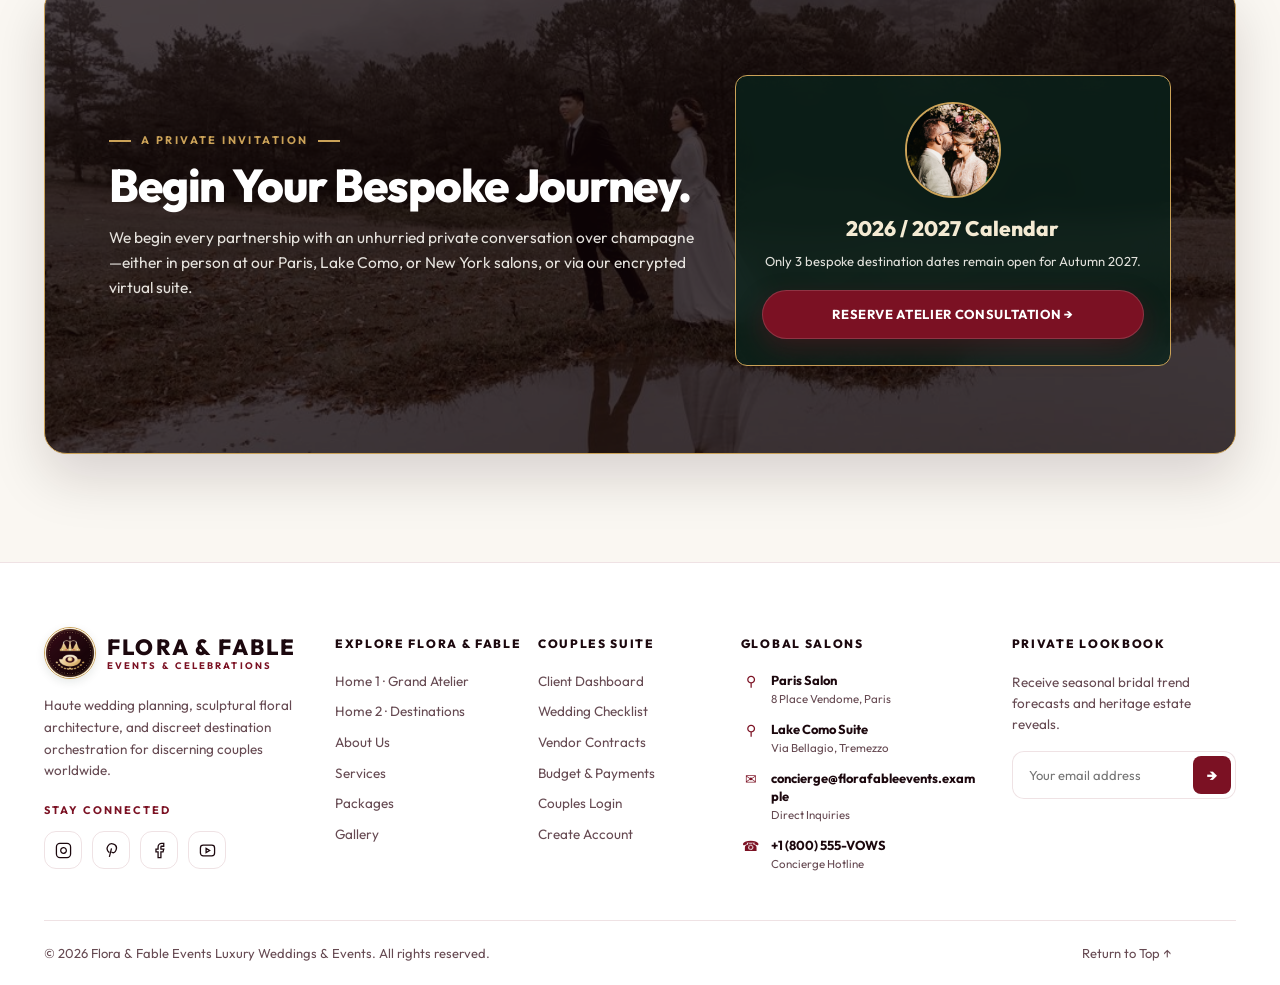
<file: about.html>
<!DOCTYPE html>
<html lang="en">
<head>
  <meta charset="utf-8" />
  <meta content="width=device-width, initial-scale=1.0" name="viewport" />
  <title>About Us | Flora & Fable Events &mdash; Luxury Weddings & Celebrations</title>
  <meta content="Meet the creative directors, founding philosophy, and architectural heritage of Flora &amp; Fable Haute Wedding Atelier." name="description" />
  
  <link rel="icon" href="assets/images/logo.jpg" type="image/jpeg" />

  <link href="assets/css/style.css?v=13.0" rel="stylesheet" />
  <link href="assets/css/cta-hero-styles.css?v=13.0" rel="stylesheet" />
  <link href="assets/css/effects.css?v=13.0" rel="stylesheet" />
</head>
<body class="site-page page-about" id="top">

<header class="header">
    <a aria-label="Flora & Fable Events, go to home" class="brand" href="index.html">
      <div class="brand-logo-wrap">
        <img src="assets/images/logo.jpg" alt="Flora & Fable Events Logo" class="brand-logo-img" />
      </div>
      <div class="brand-type">
        <strong>FLORA &amp; FABLE</strong>
        <small>EVENTS &amp; CELEBRATIONS</small>
      </div>
    </a>
    <nav aria-label="Main navigation" class="nav">
      <div class="dropdown">
        <a aria-label="Home menu" class="nav-home" href="index.html">Home <svg aria-hidden="true" class="nav-chevron" fill="none" height="15" stroke="currentColor" stroke-width="2.6" viewBox="0 0 24 24" width="15"><path d="m6 9 6 6 6-6"/></svg></a>
        <div class="dropdown-menu">
          <a href="index.html"><span class="menu-tile-icon">&#8962;</span><span class="menu-tile-text"><strong>Home 1</strong><small>The Grand Atelier</small></span></a>
          <a href="home2.html"><span class="menu-tile-icon">&#10022;</span><span class="menu-tile-text"><strong>Home 2</strong><small>Destination Celebrations</small></span></a>
        </div>
      </div>
      <a aria-current="page" class="active" href="about.html">About Us</a>
      <a href="services.html">Services</a>
      <a href="packages.html">Packages</a>
      <a href="gallery.html">Gallery</a>
      <a href="contact.html">Contact Us</a>
      <a href="dashboard.html">Dashboard</a>
    </nav>
    <div class="nav-actions">
      <button aria-label="Toggle light or dark theme" class="iconbtn" id="themeToggle" title="Toggle Theme">&#9679;�</button>
      <button aria-label="Toggle right-to-left layout" class="iconbtn" id="rtlToggle" title="Toggle RTL">RTL</button>
      <a class="loginbtn" href="login.html"><span>Couples Login</span> <span class="btn-arrow">&#8599;</span></a>
      <button aria-label="Open navigation" class="hamburger" id="menuToggle">&#9776;</button>
    </div>
  </header>

  <main>
    <!-- SECTION 1: Unique Hero 3 (Panoramic Editorial Frame) -->
    <section class="hero-about" data-section="1">
      <div class="container">
        <span class="eyebrow reveal zoom-in">OUR ORIGIN &amp; HERITAGE</span>
        <h1 class="reveal zoom-in">Crafting Celebrations of<br /><em>Unrivaled Distinction.</em></h1>
        <p class="reveal zoom-in">Established at Place Vendome, Flora &amp; Fable unites architectural spatial artistry with the discretion of private family offices.</p>
        <figure class="hero-about-banner reveal zoom-in">
          <img src="assets/images/unique/about-hero.jpg" alt="Panoramic view of historic luxury wedding estate reception" fetchpriority="high" />
        </figure>
      </div>
    </section>

    <!-- SECTION 2: The Atelier Manifesto -->
    <section class="section" data-section="2">
      <div class="container">
        <div class="story-grid" style="display:grid; grid-template-columns:0.9fr 1.1fr; gap:clamp(32px,5vw,76px); align-items:center;">
          <figure class="reveal slide-left" style="aspect-ratio:4/5; border-radius:var(--radius-lg); overflow:hidden; border:2px solid var(--champagne); box-shadow:var(--shadow-lg);">
            <img src="assets/images/unique/about-manifesto.jpg" alt="Flora &amp; Fable Haute Wedding Design Salon &amp; Storyboard" style="width:100%; height:100%; object-fit:cover;" loading="lazy" />
          </figure>
          <div class="reveal slide-right">
            <span class="eyebrow">THE ATELIER MANIFESTO</span>
            <h2 style="font-size:clamp(32px,3.8vw,50px); margin-bottom:20px; line-height:1.15;">"A wedding is living architecture you can inhabit &mdash; uniting sacred heritage and timeless luxury."</h2>
            <p>From grand multi-day Hindu Vivah and intimate Muslim Nikah celebrations to bespoke destination palatial affairs worldwide, Flora &amp; Fable Events was founded upon a singular vow: never to repeat a generic template, and never to compromise cultural sanctity for grandeur.</p>
            <p>By restricting our global calendar to twelve marquee celebrations per year, our creative directors remain personally present from the very first sketch and ritual storyboard to the final candle extinguished at dawn.</p>
            <div style="font-family:var(--font-serif); font-style:italic; font-size:24px; color:var(--rose); margin-top:20px;">&mdash; The Flora &amp; Fable Atelier Directorate</div>
          </div>
        </div>
      </div>
    </section>

    <!-- SECTION 3: Atelier Craftsmanship Studio -->
    <section class="section soft" data-section="3">
      <div class="container">
        <div class="story-grid" style="display:grid; grid-template-columns:1.1fr 0.9fr; gap:clamp(32px,5vw,76px); align-items:center;">
          <div class="reveal slide-left">
            <span class="eyebrow">THE DESIGN SALON</span>
            <h2 style="font-size:clamp(32px,3.8vw,50px); margin-bottom:18px;">Inside Our Paris &amp; Milan Studios.</h2>
            <p>Every celebration begins in our tactile material libraries. Couples explore hand-loomed Italian silk swatches, handmade Venetian glass vessels, custom scent infusions, and scale 3D architectural floor plans before a single vendor is commissioned.</p>
            <p>Our private digital portal mirrors every studio sample so international couples enjoy effortless collaboration across any time zone.</p>
          </div>
          <figure class="reveal slide-right" style="aspect-ratio:16/11; border-radius:var(--radius-lg); overflow:hidden; border:1px solid var(--line-accent); box-shadow:var(--shadow-md);">
            <img src="assets/images/unique/about-studio.jpg" alt="Minimalist luxury wedding design atelier salon" style="width:100%; height:100%; object-fit:cover;" loading="lazy" />
          </figure>
        </div>
      </div>
    </section>

    <!-- SECTION 4: Four Tenets of Our Atelier -->
    <section class="section" data-section="4">
      <div class="container">
        <div class="section-heading reveal">
          <span class="eyebrow">OUR CORE PRINCIPLES</span>
          <h2>The Four Tenets of Mastery.</h2>
          <p>The unwavering standards guiding every floral stem, lighting cue, and guest welcome.</p>
        </div>

        <div class="tiles-grid">
          <article class="tile reveal slide-left">
            <figure class="tile-photo"><img src="assets/images/batch2/p05.jpg" alt="Rose petal beach ceremony aisle" loading="lazy" /></figure>
            <span class="tile-no">01</span><h3>Architectural Poise</h3><p>Every floral and spatial installation dialogues harmoniously with historic stone, gardens, and natural light.</p>
          </article>
          <article class="tile reveal zoom-in">
            <figure class="tile-photo"><img src="assets/images/batch3/p34.jpg" alt="Secluded private island wedding sanctuary" loading="lazy" /></figure>
            <span class="tile-no">02</span><h3>Absolute Discretion</h3><p>Full NDA protocols, private estate buyouts, and VIP security ensuring sacred privacy for every guest.</p>
          </article>
          <article class="tile reveal zoom-in">
            <figure class="tile-photo"><img src="assets/images/batch2/p15.jpg" alt="Seaside luxury floral reception table" loading="lazy" /></figure>
            <span class="tile-no">03</span><h3>Culinary Devotion</h3><p>Zero generic banquets&mdash;only Michelin-caliber tasting courses and rare heritage vintages.</p>
          </article>
          <article class="tile reveal slide-right">
            <figure class="tile-photo"><img src="assets/images/batch3/p25.jpg" alt="White draped wedding ceremony pavilion" loading="lazy" /></figure>
            <span class="tile-no">04</span><h3>Serene Precision</h3><p>Transparent accounting and real-time milestone checklists replace stress with joyful anticipation.</p>
          </article>
        </div>
      </div>
    </section>

    <!-- SECTION 5: Meet Our Senior Creative Directors -->
    <section class="section soft" data-section="5">
      <div class="container">
        <div class="section-heading reveal">
          <span class="eyebrow">SENIOR LEADERSHIP</span>
          <h2>The Curators Behind Your Day.</h2>
          <p>Dedicated partner-level leadership overseeing design, gastronomy, and international production.</p>
        </div>

        <div class="cards-grid">
          <article class="feature-card reveal slide-left">
            <div class="visual portrait"><img src="assets/images/unique/about-team-1.jpg" alt="Camille Laurent, Floral Architect" loading="lazy" /></div>
            <div class="card-body">
              <span class="card-index">PARIS SALON</span>
              <h3>Camille Laurent</h3>
              <p>Head of Botanical Architecture &amp; Spatial Scenography. Former installation artist for Paris museum galas.</p>
            </div>
          </article>

          <article class="feature-card reveal zoom-in">
            <div class="visual portrait"><img src="assets/images/unique/about-team-2.jpg" alt="Lorenzo Bellini, Executive Producer" loading="lazy" /></div>
            <div class="card-body">
              <span class="card-index">LAKE COMO SUITE</span>
              <h3>Lorenzo Bellini</h3>
              <p>Executive Production &amp; Estate Director. Specialist in historic Italian palazzo acquisitions and logistics.</p>
            </div>
          </article>

          <article class="feature-card reveal slide-right">
            <div class="visual portrait"><img src="assets/images/unique/about-team-3.jpg" alt="Elena Vance, VIP Guest Concierge" loading="lazy" /></div>
            <div class="card-body">
              <span class="card-index">NEW YORK DESK</span>
              <h3>Elena Vance</h3>
              <p>Director of International Guest Hospitality, Private Aviation Logistics, and Multi-Day Weekend Curation.</p>
            </div>
          </article>
        </div>
      </div>
    </section>

    <!-- SECTION 6: Accolades & Recognition -->
    <section class="section emerald-band" data-section="6">
      <div class="container">
        <div class="section-heading reveal">
          <span class="eyebrow">GLOBAL RECOGNITION</span>
          <h2>Celebrated Worldwide.</h2>
          <p>Honored annually by the world's premier bridal and architectural publications.</p>
        </div>

        <div class="tiles-grid">
          <div style="text-align:center; padding:24px; border:1px solid rgba(204,163,98,0.3); border-radius:var(--radius-md);">
            <strong class="count-up" style="font-size:42px; font-weight:800; color:var(--champagne-light); display:block;">14</strong>
            <span style="font-size:12px; letter-spacing:0.12em; text-transform:uppercase;">Vogue Weddings Features</span>
          </div>
          <div style="text-align:center; padding:24px; border:1px solid rgba(204,163,98,0.3); border-radius:var(--radius-md);">
            <strong class="count-up" style="font-size:42px; font-weight:800; color:var(--champagne-light); display:block;">12</strong>
            <span style="font-size:12px; letter-spacing:0.12em; text-transform:uppercase;">Weddings Cap Per Year</span>
          </div>
          <div style="text-align:center; padding:24px; border:1px solid rgba(204,163,98,0.3); border-radius:var(--radius-md);">
            <strong class="count-up" style="font-size:42px; font-weight:800; color:var(--champagne-light); display:block;">28</strong>
            <span style="font-size:12px; letter-spacing:0.12em; text-transform:uppercase;">Countries Orchestrated</span>
          </div>
          <div style="text-align:center; padding:24px; border:1px solid rgba(204,163,98,0.3); border-radius:var(--radius-md);">
            <strong class="count-up" style="font-size:42px; font-weight:800; color:var(--champagne-light); display:block;">100%</strong>
            <span style="font-size:12px; letter-spacing:0.12em; text-transform:uppercase;">Private Referral Legacy</span>
          </div>
        </div>
      </div>
    </section>

    <!-- UNIQUE CTA 3 (About): Private Atelier Salon Invitation -->
    <section class="section" data-cta="3">
      <div class="container">
        <div class="cta-about reveal zoom-in">
          <img class="cta-about-bg" src="assets/images/batch3/p30.jpg" alt="Misty mountain wedding reflection" loading="lazy" />
          <div class="cta-about-inner">
            <div>
              <span class="eyebrow" style="justify-content:flex-start;">A PRIVATE INVITATION</span>
              <h2>Begin Your Bespoke Journey.</h2>
              <p>We begin every partnership with an unhurried private conversation over champagne&mdash;either in person at our Paris, Lake Como, or New York salons, or via our encrypted virtual suite.</p>
            </div>
            <div class="cta-about-card">
              <img class="cta-about-portrait" src="assets/images/batch4/b45.jpg" alt="Happy Flora &amp; Fable wedding couple" loading="lazy" />
              <strong>2026 / 2027 Calendar</strong>
              <p style="font-size:13px; margin-bottom:18px;">Only 3 bespoke destination dates remain open for Autumn 2027.</p>
              <a class="btn btn-primary" style="width:100%;" href="contact.html">Reserve Atelier Consultation &rarr;</a>
            </div>
          </div>
        </div>
      </div>
    </section>
  </main>

  <!-- Complete 5-Column Luxury Footer -->
  <footer class="footer" id="siteFooter">
    <div class="container">
      <div class="footer-top">
        <div class="footer-brand">
          <a class="brand" href="index.html">
            <div class="brand-logo-wrap">
        <img src="assets/images/logo.jpg" alt="Flora & Fable Events Logo" class="brand-logo-img" />
      </div>
      <div class="brand-type">
        <strong>FLORA &amp; FABLE</strong>
        <small>EVENTS &amp; CELEBRATIONS</small>
      </div>
          </a>
          <p>Haute wedding planning, sculptural floral architecture, and discreet destination orchestration for discerning couples worldwide.</p>
          <div class="stay-connected">STAY CONNECTED</div>
          <div class="social-links">
            <a aria-label="Instagram" href="https://instagram.com" rel="noopener" target="_blank">
              <svg width="17" height="17" fill="none" stroke="currentColor" stroke-width="1.8" viewBox="0 0 24 24"><rect width="20" height="20" x="2" y="2" rx="5"/><path d="M16 11.37A4 4 0 1 1 12.63 8 4 4 0 0 1 16 11.37z"/><line x1="17.5" y1="6.5" x2="17.51" y2="6.5"/></svg>
            </a>
            <a aria-label="Pinterest" href="https://pinterest.com" rel="noopener" target="_blank">
              <svg width="17" height="17" fill="none" stroke="currentColor" stroke-width="1.8" viewBox="0 0 24 24"><path d="m9 21 3-12m-3 6c-7-5-1-15 6-12 8 3 2 16-3 11"/></svg>
            </a>
            <a aria-label="Facebook" href="https://facebook.com" rel="noopener" target="_blank">
              <svg width="17" height="17" fill="none" stroke="currentColor" stroke-width="1.8" viewBox="0 0 24 24"><path d="M18 2h-3a5 5 0 0 0-5 5v3H7v4h3v8h4v-8h3l1-4h-4V7a1 1 0 0 1 1-1h3z"/></svg>
            </a>
            <a aria-label="YouTube" href="https://youtube.com" rel="noopener" target="_blank">
              <svg width="17" height="17" fill="none" stroke="currentColor" stroke-width="1.8" viewBox="0 0 24 24"><rect width="20" height="15" x="2" y="4.5" rx="4"/><polygon points="10 9 15 12 10 15"/></svg>
            </a>
          </div>
        </div>

        <div class="footer-col">
          <h4 class="footer-heading">Explore Flora & Fable</h4>
          <a href="index.html">Home 1 &middot; Grand Atelier</a>
          <a href="home2.html">Home 2 &middot; Destinations</a>
          <a href="about.html">About Us</a>
          <a href="services.html">Services</a>
          <a href="packages.html">Packages</a>
          <a href="gallery.html">Gallery</a>
        </div>

        <div class="footer-col">
          <h4 class="footer-heading">Couples Suite</h4>
          <a href="dashboard.html">Client Dashboard</a>
          <a href="dashboard.html#checklist">Wedding Checklist</a>
          <a href="dashboard.html#vendors">Vendor Contracts</a>
          <a href="dashboard.html#budget">Budget &amp; Payments</a>
          <a href="login.html">Couples Login</a>
          <a href="signup.html">Create Account</a>
        </div>

        <div class="footer-col footer-contact">
          <h4 class="footer-heading">Global Salons</h4>
          <address>
            <div class="footer-contact-item"><span class="contact-symbol">&#9906;</span><span><strong>Paris Salon</strong><small>8 Place Vendome, Paris</small></span></div>
            <div class="footer-contact-item"><span class="contact-symbol">&#9906;</span><span><strong>Lake Como Suite</strong><small>Via Bellagio, Tremezzo</small></span></div>
            <div class="footer-contact-item"><span class="contact-symbol">&#9993;</span><span><a href="mailto:concierge@florafableevents.example">concierge@florafableevents.example</a><small>Direct Inquiries</small></span></div>
            <div class="footer-contact-item"><span class="contact-symbol">&#9742;</span><span><strong>+1 (800) 555-VOWS</strong><small>Concierge Hotline</small></span></div>
          </address>
        </div>

        <div class="footer-col newsletter-box">
          <h4 class="footer-heading">Private Lookbook</h4>
          <p>Receive seasonal bridal trend forecasts and heritage estate reveals.</p>
          <form class="newsletter-form" id="newsletterForm">
            <label class="sr-only" for="newsletterEmail">Email Address</label>
            <input id="newsletterEmail" placeholder="Your email address" required type="email" />
            <button aria-label="Subscribe" type="submit">&rarr;</button>
          </form>
        </div>
      </div>

      <div class="footer-bottom">
        <span>&copy; 2026 Flora & Fable Events Luxury Weddings &amp; Events. All rights reserved.</span>
        <span><a href="#top">Return to Top &uarr;</a></span>
      </div>
    </div>
  </footer>

  <div class="toast" id="toast" role="status"></div>
  <script src="assets/js/app.js?v=13.0"></script>
  <script src="assets/js/motion.js?v=13.0"></script>
  <script src="assets/js/effects.js?v=13.0"></script>
</body>
</html>
</file>
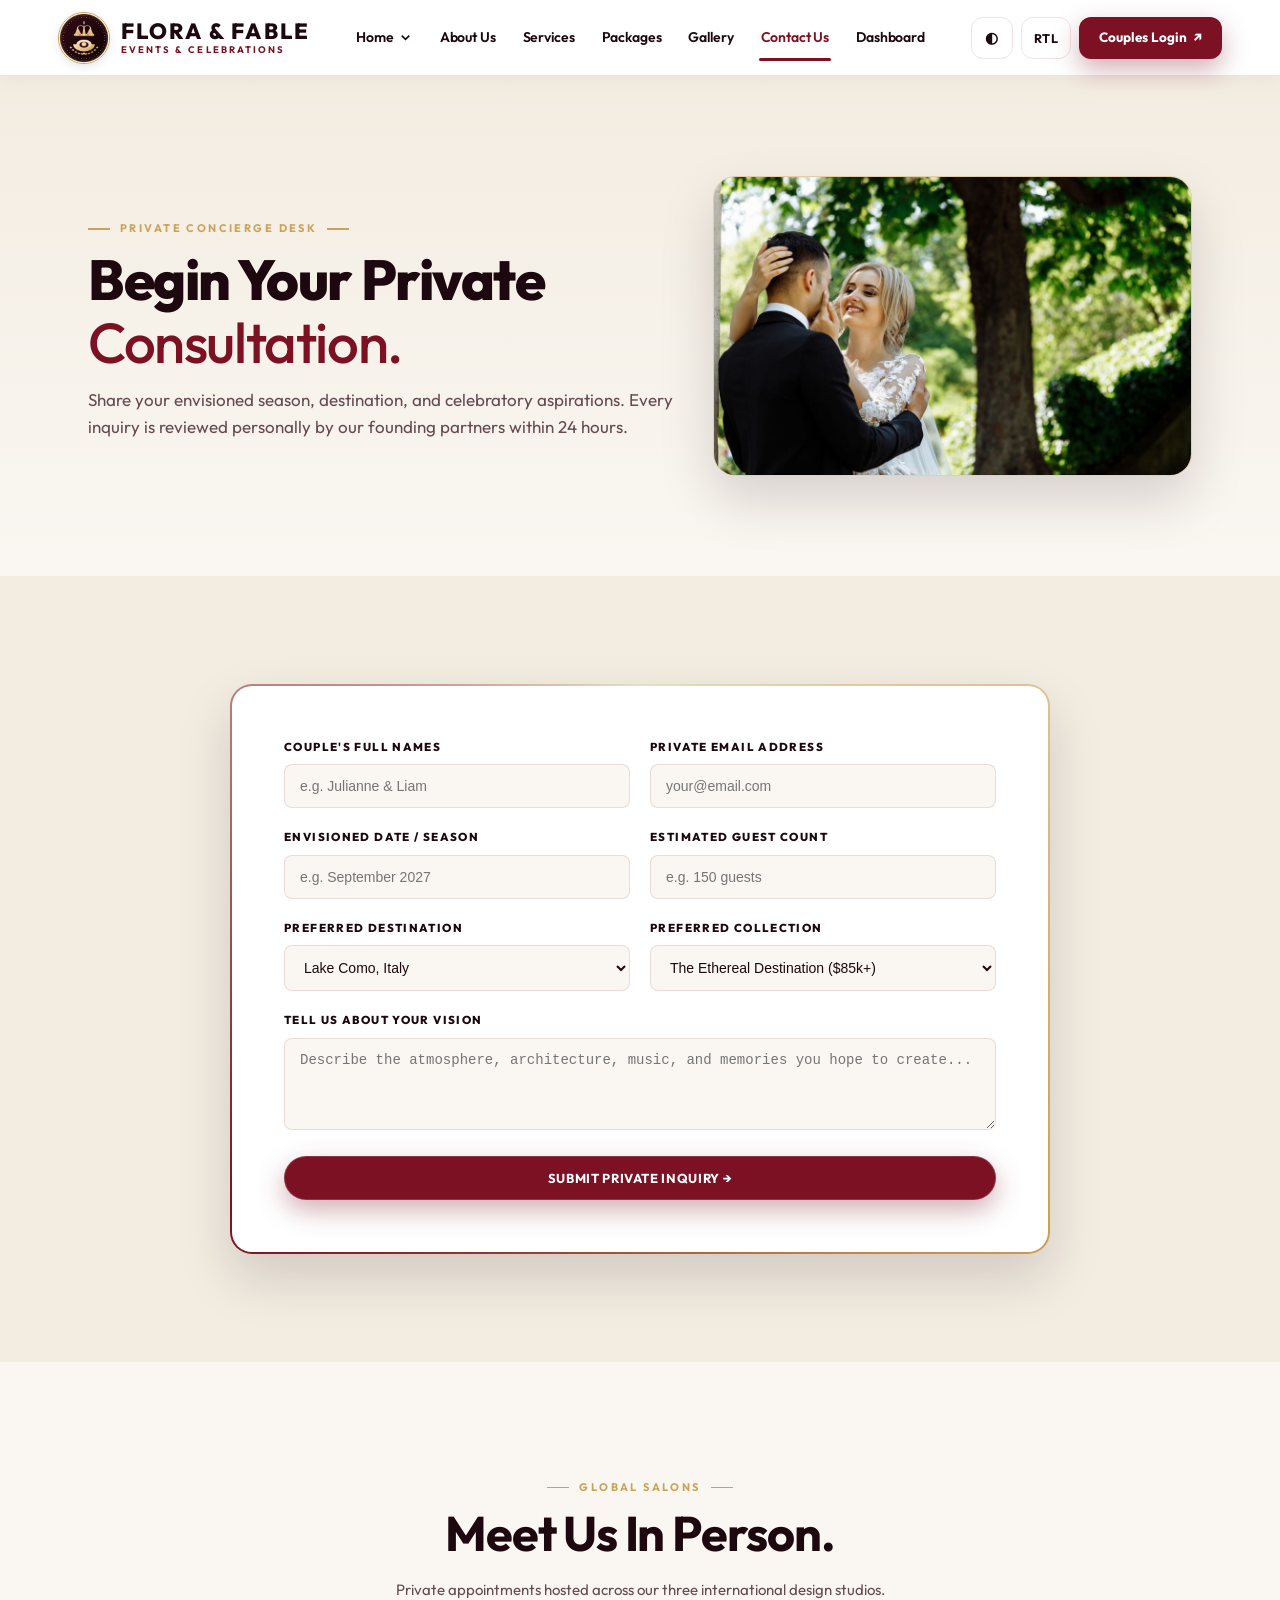
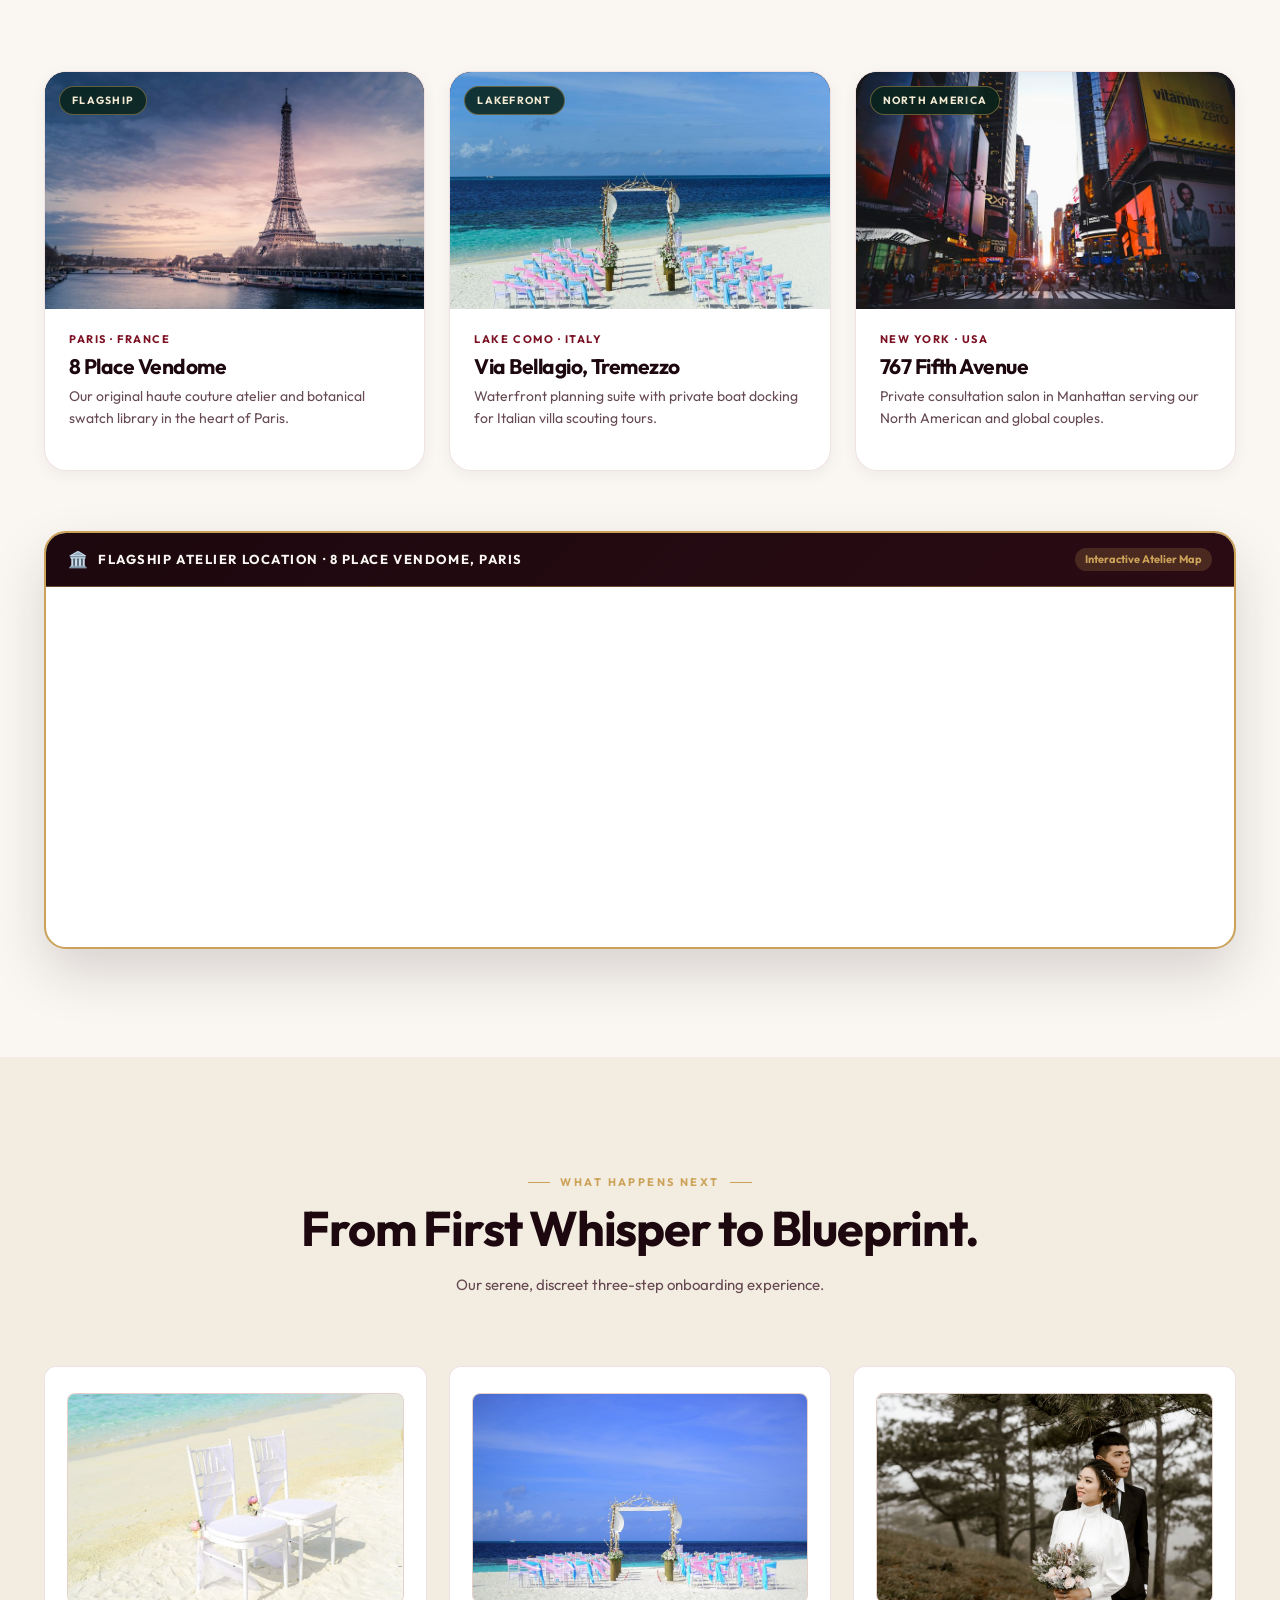
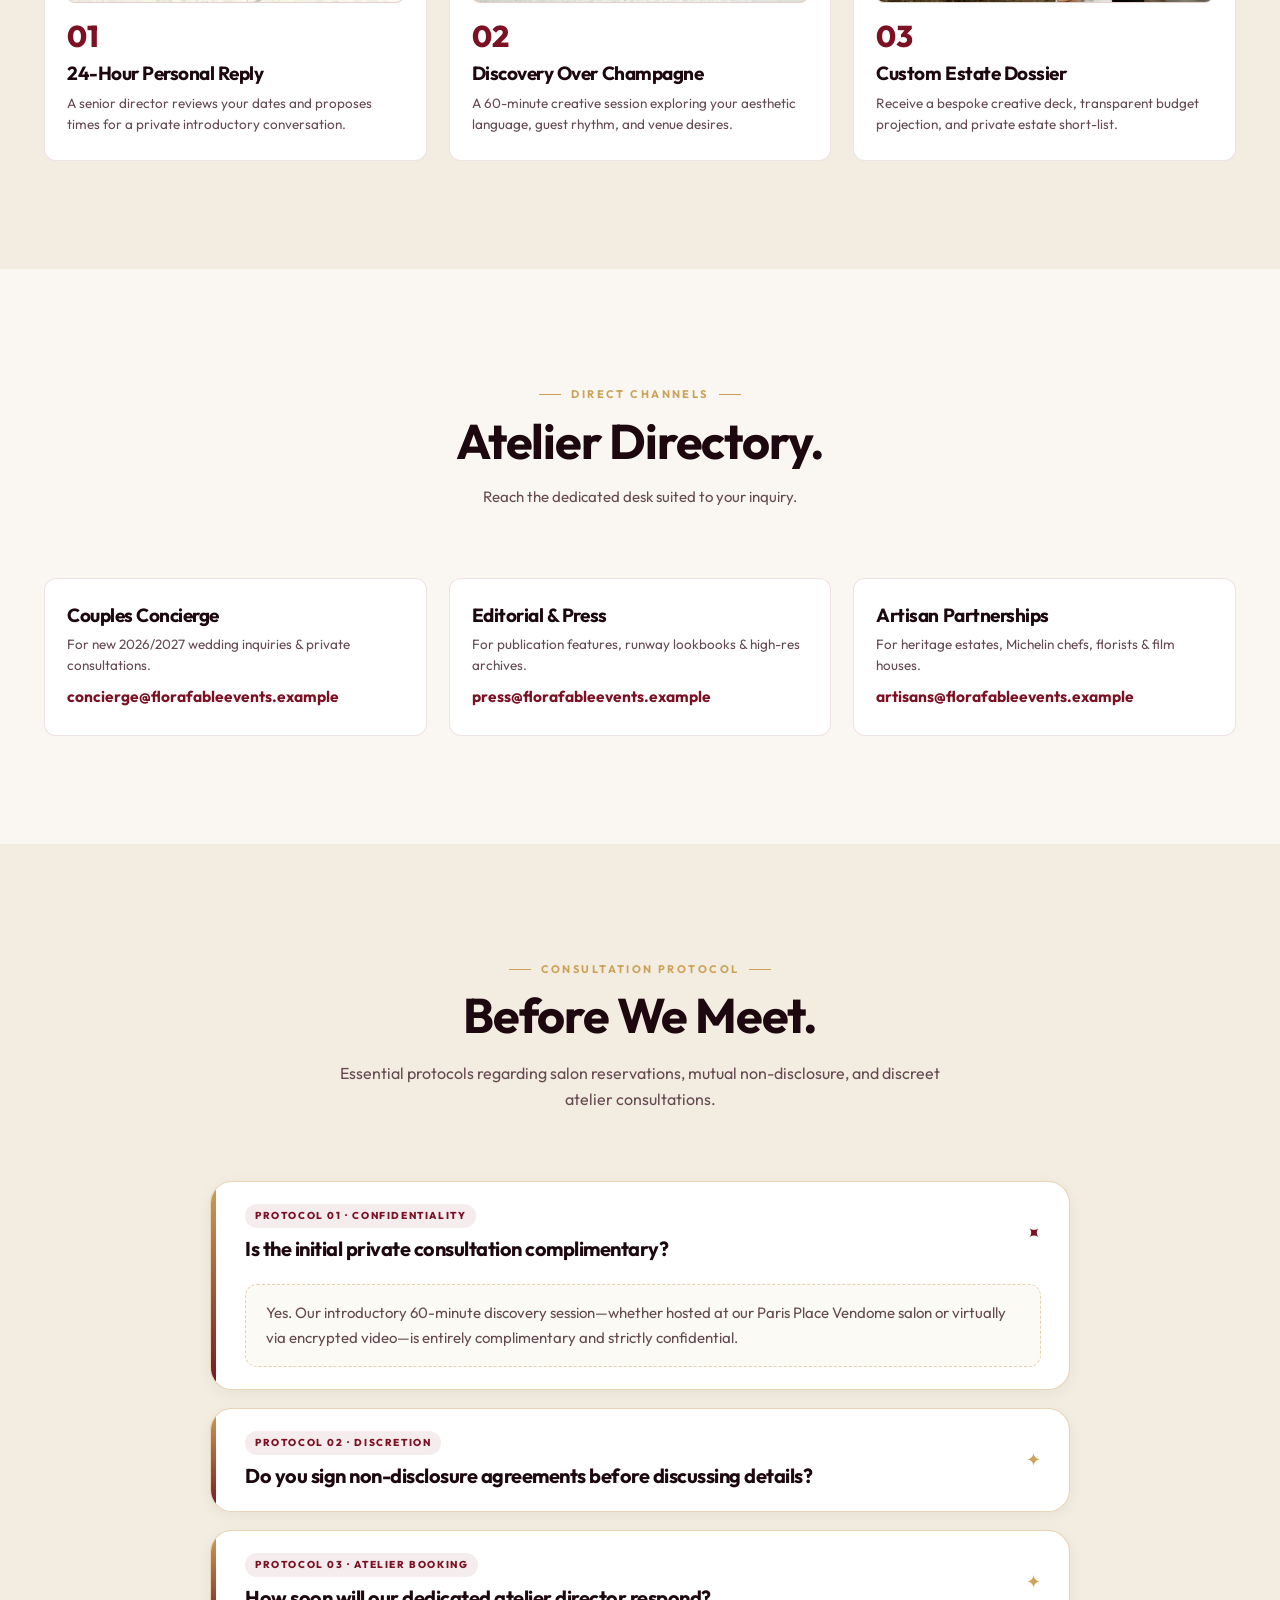
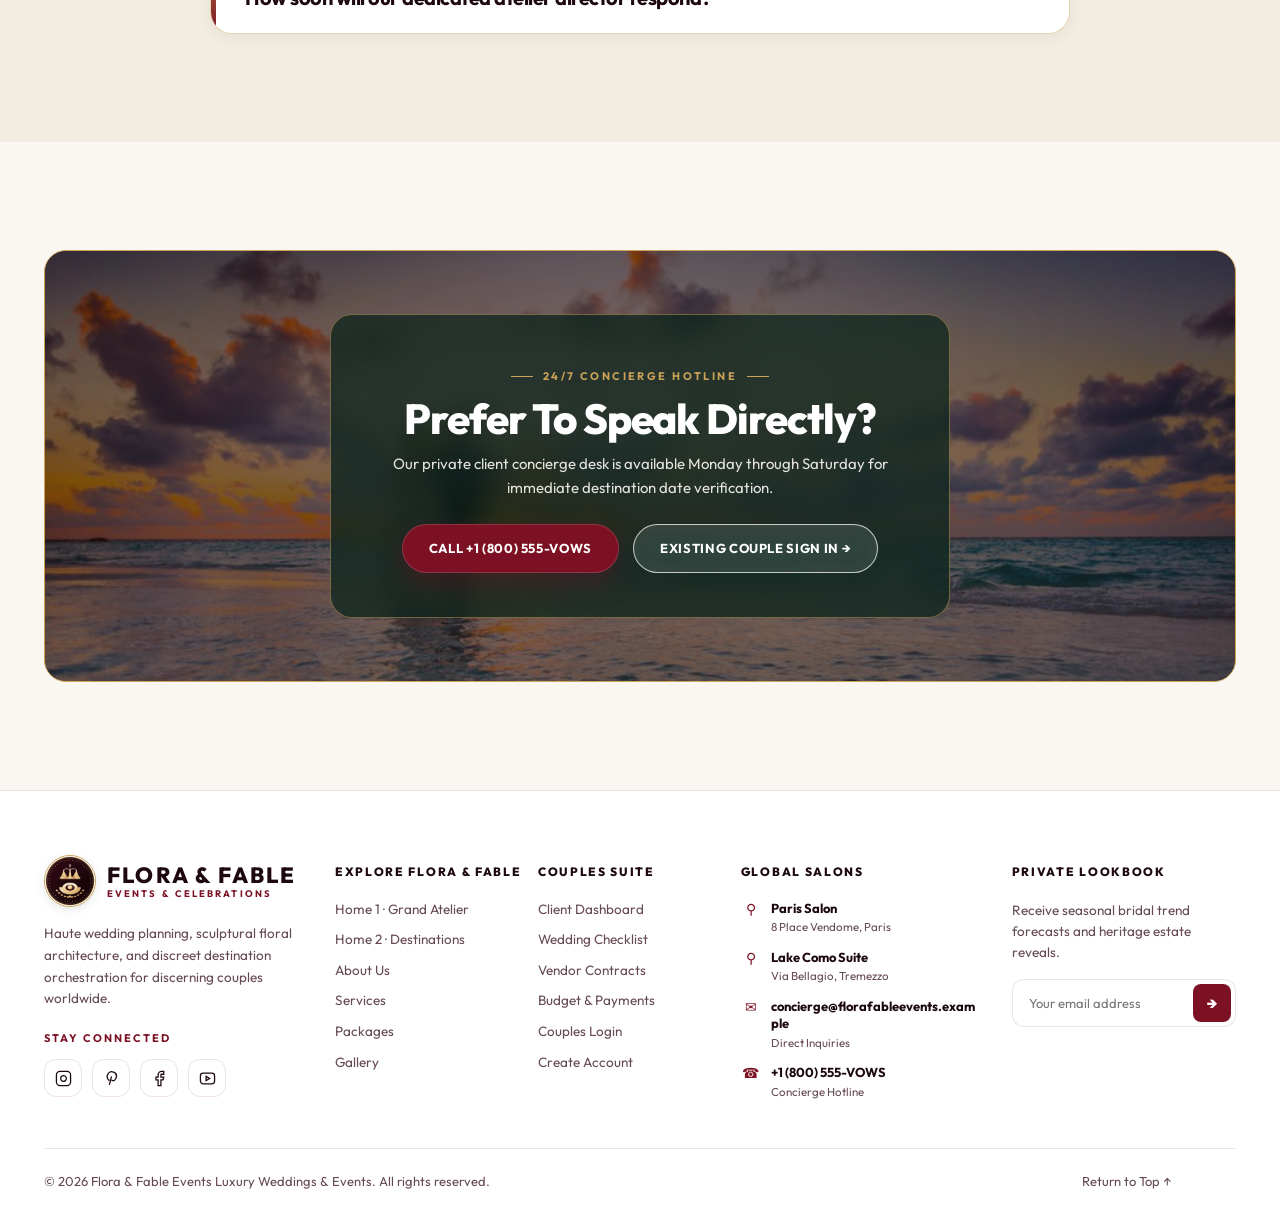
<file: contact.html>
<!DOCTYPE html>
<html lang="en">
<head>
  <meta charset="utf-8" />
  <meta content="width=device-width, initial-scale=1.0" name="viewport" />
  <title>Contact Us | Flora & Fable Events &mdash; Luxury Weddings & Celebrations</title>
  <meta content="Schedule a private champagne consultation with Flora &amp; Fable Events across our Paris, Lake Como, and Udaipur salons." name="description" />
  
  <link rel="icon" href="assets/images/logo.jpg" type="image/jpeg" />

  <link href="assets/css/style.css?v=13.0" rel="stylesheet" />
  <link href="assets/css/cta-hero-styles.css?v=13.0" rel="stylesheet" />
  <style>
    .contact-form-wrap {
      max-width: 820px;
      margin: 0 auto;
      background: var(--paper);
      border: 1px solid var(--line-accent);
      border-radius: var(--radius-lg);
      padding: clamp(28px, 4.5vw, 52px);
      box-shadow: var(--shadow-lg);
    }
    .form-row-2 {
      display: grid;
      grid-template-columns: 1fr 1fr;
      gap: 20px;
    }
    .form-group { margin-bottom: 20px; }
    .form-group label {
      display: block;
      font-size: 11.5px;
      font-weight: 800;
      letter-spacing: 0.12em;
      text-transform: uppercase;
      color: var(--ink);
      margin-bottom: 8px;
    }
    .form-group input,
    .form-group select,
    .form-group textarea {
      width: 100%;
      border: 1.5px solid var(--line);
      border-radius: var(--radius-sm);
      background: var(--bg);
      padding: 13px 15px;
      font-size: 14px;
      color: var(--ink);
      outline: none;
      transition: border-color 0.25s ease;
    }
    .form-group input:focus,
    .form-group select:focus,
    .form-group textarea:focus {
      border-color: var(--rose);
      box-shadow: 0 0 10px var(--rose-glow);
    }
    @media (max-width: 680px) {
      .form-row-2 { grid-template-columns: 1fr; }
    }
  </style>
  <link href="assets/css/effects.css?v=13.0" rel="stylesheet" />
</head>
<body class="site-page page-contact" id="top">

<header class="header">
    <a aria-label="Flora & Fable Events, go to home" class="brand" href="index.html">
      <div class="brand-logo-wrap">
        <img src="assets/images/logo.jpg" alt="Flora & Fable Events Logo" class="brand-logo-img" />
      </div>
      <div class="brand-type">
        <strong>FLORA &amp; FABLE</strong>
        <small>EVENTS &amp; CELEBRATIONS</small>
      </div>
    </a>
    <nav aria-label="Main navigation" class="nav">
      <div class="dropdown">
        <a aria-label="Home menu" class="nav-home" href="index.html">Home <svg aria-hidden="true" class="nav-chevron" fill="none" height="15" stroke="currentColor" stroke-width="2.6" viewBox="0 0 24 24" width="15"><path d="m6 9 6 6 6-6"/></svg></a>
        <div class="dropdown-menu">
          <a href="index.html"><span class="menu-tile-icon">&#8962;</span><span class="menu-tile-text"><strong>Home 1</strong><small>The Grand Atelier</small></span></a>
          <a href="home2.html"><span class="menu-tile-icon">&#10022;</span><span class="menu-tile-text"><strong>Home 2</strong><small>Destination Celebrations</small></span></a>
        </div>
      </div>
      <a href="about.html">About Us</a>
      <a href="services.html">Services</a>
      <a href="packages.html">Packages</a>
      <a href="gallery.html">Gallery</a>
      <a aria-current="page" class="active" href="contact.html">Contact Us</a>
      <a href="dashboard.html">Dashboard</a>
    </nav>
    <div class="nav-actions">
      <button aria-label="Toggle light or dark theme" class="iconbtn" id="themeToggle" title="Toggle Theme">&#9679;�</button>
      <button aria-label="Toggle right-to-left layout" class="iconbtn" id="rtlToggle" title="Toggle RTL">RTL</button>
      <a class="loginbtn" href="login.html"><span>Couples Login</span> <span class="btn-arrow">&#8599;</span></a>
      <button aria-label="Open navigation" class="hamburger" id="menuToggle">&#9776;</button>
    </div>
  </header>

  <main>
    <!-- SECTION 1: Unique Hero 7 (Minimalist Concierge Salon Header) -->
    <section class="hero-contact" data-section="1">
      <div class="container">
        <div class="hero-contact-grid">
          <div class="reveal slide-left">
            <span class="eyebrow" style="justify-content:flex-start;">PRIVATE CONCIERGE DESK</span>
            <h1>Begin Your Private<br /><em>Consultation.</em></h1>
            <p style="font-size:17px; margin-bottom:0;">Share your envisioned season, destination, and celebratory aspirations. Every inquiry is reviewed personally by our founding partners within 24 hours.</p>
          </div>
          <figure class="hero-contact-photo reveal slide-right">
            <img src="assets/images/batch3/p39.jpg" alt="Joyful newlywed couple celebrating in sunlit garden" fetchpriority="high" />
          </figure>
        </div>
      </div>
    </section>

    <!-- SECTION 2: Private Consultation Inquiry Form -->
    <section class="section soft" data-section="2">
      <div class="container">
        <div class="contact-form-wrap reveal zoom-in">
          <form id="consultationForm">
            <div class="form-row-2">
              <div class="form-group">
                <label for="cNames">Couple's Full Names</label>
                <input id="cNames" placeholder="e.g. Julianne &amp; Liam" required type="text" />
              </div>
              <div class="form-group">
                <label for="cEmail">Private Email Address</label>
                <input id="cEmail" placeholder="your@email.com" required type="email" />
              </div>
            </div>

            <div class="form-row-2">
              <div class="form-group">
                <label for="cDate">Envisioned Date / Season</label>
                <input id="cDate" placeholder="e.g. September 2027" type="text" />
              </div>
              <div class="form-group">
                <label for="cGuests">Estimated Guest Count</label>
                <input id="cGuests" placeholder="e.g. 150 guests" type="text" />
              </div>
            </div>

            <div class="form-row-2">
              <div class="form-group">
                <label for="cDestination">Preferred Destination</label>
                <select id="cDestination">
                  <option value="como">Lake Como, Italy</option>
                  <option value="amalfi">Amalfi Coast / Ravello</option>
                  <option value="paris">Paris &amp; French Chateaux</option>
                  <option value="tuscany">Tuscany &amp; Val d'Orcia</option>
                  <option value="global">Global Heritage Sanctuary</option>
                </select>
              </div>
              <div class="form-group">
                <label for="cTier">Preferred Collection</label>
                <select id="cTier">
                  <option value="intimate">Intimate Haute Affair ($45k+)</option>
                  <option value="ethereal" selected>The Ethereal Destination ($85k+)</option>
                  <option value="royal">The Royal Bespoke ($145k+)</option>
                </select>
              </div>
            </div>

            <div class="form-group">
              <label for="cNotes">Tell Us About Your Vision</label>
              <textarea id="cNotes" rows="4" placeholder="Describe the atmosphere, architecture, music, and memories you hope to create..."></textarea>
            </div>

            <button class="btn btn-primary" style="width:100%;" type="submit">Submit Private Inquiry &rarr;</button>
          </form>
        </div>
      </div>
    </section>

    <!-- SECTION 3: Our Three Flagship Global Salons (3 strictly unique images) -->
    <section class="section" data-section="3">
      <div class="container">
        <div class="section-heading reveal">
          <span class="eyebrow">GLOBAL SALONS</span>
          <h2>Meet Us In Person.</h2>
          <p>Private appointments hosted across our three international design studios.</p>
        </div>

        <div class="cards-grid">
          <article class="feature-card reveal slide-left">
            <div class="visual"><span class="badge">Flagship</span><img src="assets/images/unique/cnt-paris.jpg" alt="Paris Place Vendome architecture" loading="lazy" /></div>
            <div class="card-body">
              <span class="card-index">PARIS &middot; FRANCE</span>
              <h3>8 Place Vendome</h3>
              <p>Our original haute couture atelier and botanical swatch library in the heart of Paris.</p>
            </div>
          </article>

          <article class="feature-card reveal zoom-in">
            <div class="visual"><span class="badge">Lakefront</span><img src="assets/images/batch4/b24.jpg" alt="Lake Como coastal estate panorama" loading="lazy" /></div>
            <div class="card-body">
              <span class="card-index">LAKE COMO &middot; ITALY</span>
              <h3>Via Bellagio, Tremezzo</h3>
              <p>Waterfront planning suite with private boat docking for Italian villa scouting tours.</p>
            </div>
          </article>

          <article class="feature-card reveal slide-right">
            <div class="visual"><span class="badge">North America</span><img src="assets/images/unique/cnt-ny.jpg" alt="New York Fifth Avenue skyline" loading="lazy" /></div>
            <div class="card-body">
              <span class="card-index">NEW YORK &middot; USA</span>
              <h3>767 Fifth Avenue</h3>
              <p>Private consultation salon in Manhattan serving our North American and global couples.</p>
            </div>
          </article>
        </div>

        <!-- Interactive Flagship Atelier Map & Virtual Location Dossier (iframe) -->
        <div class="atelier-map-frame reveal zoom-in" style="margin-top:clamp(40px,5vw,60px); border-radius:var(--radius-lg); overflow:hidden; border:2px solid var(--champagne); box-shadow:var(--shadow-lg); position:relative; background:var(--paper);">
          <div style="padding:14px 22px; background:linear-gradient(135deg, #1C080E 0%, #2A0B14 100%); color:#FAF7F2; display:flex; justify-content:space-between; align-items:center; border-bottom:1px solid var(--line-accent); flex-wrap:wrap; gap:8px;">
            <div style="display:flex; align-items:center; gap:10px;">
              <span style="color:var(--champagne); font-size:16px;">&#127963;&#65039;</span>
              <strong style="font-size:13px; letter-spacing:0.12em; text-transform:uppercase; color:#FAF7F2;">Flagship Atelier Location &middot; 8 Place Vendome, Paris</strong>
            </div>
            <span style="font-size:11px; background:rgba(203,162,88,0.2); color:var(--champagne); padding:3px 10px; border-radius:var(--radius-pill); font-weight:700;">Interactive Atelier Map</span>
          </div>
          <iframe 
            src="https://www.google.com/maps/embed?pb=!1m18!1m12!1m3!1d2624.502847192451!2d2.327885376847387!3d48.86767597133405!2m3!1f0!2f0!3f0!3m2!1i1024!2i768!4f13.1!3m3!1m2!1s0x47e66e2c34df062d%3A0x6b09395f87b8d4e9!2sPl.%20Vend%C3%B4me%2C%2075001%20Paris%2C%20France!5e0!3m2!1sen!2sus!4v1716470000000!5m2!1sen!2sus" 
            width="100%" 
            height="360" 
            style="border:0; display:block; filter: saturate(0.9) contrast(1.05);" 
            allowfullscreen="" 
            loading="lazy" 
            referrerpolicy="no-referrer-when-downgrade"
            title="Flora and Fable Flagship Atelier at Place Vendome Paris">
          </iframe>
        </div>
      </div>
    </section>

    <!-- SECTION 4: Consultation Roadmap -->
    <section class="section soft" data-section="4">
      <div class="container">
        <div class="section-heading reveal">
          <span class="eyebrow">WHAT HAPPENS NEXT</span>
          <h2>From First Whisper to Blueprint.</h2>
          <p>Our serene, discreet three-step onboarding experience.</p>
        </div>

        <div class="tiles-grid-3">
          <article class="tile reveal slide-left">
            <figure class="tile-photo"><img src="assets/images/batch4/b27.jpg" alt="Wedding design invitation salon" loading="lazy" /></figure>
            <span class="tile-no">01</span><h3>24-Hour Personal Reply</h3><p>A senior director reviews your dates and proposes times for a private introductory conversation.</p>
          </article>
          <article class="tile reveal zoom-in">
            <figure class="tile-photo"><img src="assets/images/batch4/b21.jpg" alt="Champagne celebration consultation" loading="lazy" /></figure>
            <span class="tile-no">02</span><h3>Discovery Over Champagne</h3><p>A 60-minute creative session exploring your aesthetic language, guest rhythm, and venue desires.</p>
          </article>
          <article class="tile reveal slide-right">
            <figure class="tile-photo"><img src="assets/images/batch4/b39.jpg" alt="Amalfi Coast estate dossier preview" loading="lazy" /></figure>
            <span class="tile-no">03</span><h3>Custom Estate Dossier</h3><p>Receive a bespoke creative deck, transparent budget projection, and private estate short-list.</p>
          </article>
        </div>
      </div>
    </section>

    <!-- SECTION 5: Direct Departments Directory -->
    <section class="section" data-section="5">
      <div class="container">
        <div class="section-heading reveal">
          <span class="eyebrow">DIRECT CHANNELS</span>
          <h2>Atelier Directory.</h2>
          <p>Reach the dedicated desk suited to your inquiry.</p>
        </div>

        <div class="tiles-grid-3">
          <article class="tile">
            <h3>Couples Concierge</h3>
            <p style="margin-bottom:8px;">For new 2026/2027 wedding inquiries &amp; private consultations.</p>
            <a href="mailto:concierge@florafableevents.example" style="color:var(--rose); font-weight:700;">concierge@florafableevents.example</a>
          </article>
          <article class="tile">
            <h3>Editorial &amp; Press</h3>
            <p style="margin-bottom:8px;">For publication features, runway lookbooks &amp; high-res archives.</p>
            <a href="mailto:press@florafableevents.example" style="color:var(--rose); font-weight:700;">press@florafableevents.example</a>
          </article>
          <article class="tile">
            <h3>Artisan Partnerships</h3>
            <p style="margin-bottom:8px;">For heritage estates, Michelin chefs, florists &amp; film houses.</p>
            <a href="mailto:artisans@florafableevents.example" style="color:var(--rose); font-weight:700;">artisans@florafableevents.example</a>
          </article>
        </div>
      </div>
    </section>

    <!-- SECTION 6: Consultation FAQ -->
    <section class="section soft" data-section="6">
      <div class="container">
        <div class="section-heading reveal">
          <span class="eyebrow">CONSULTATION PROTOCOL</span>
          <h2>Before We Meet.</h2>
          <p style="max-width:620px; margin:12px auto 0; color:var(--muted); font-size:16px;">Essential protocols regarding salon reservations, mutual non-disclosure, and discreet atelier consultations.</p>
        </div>

        <div class="faq-contact-wrap">
          <details class="faq-contact-card" open>
            <summary>
              <div class="faq-meta">
                <span class="faq-contact-badge">Protocol 01 &middot; Confidentiality</span>
              </div>
              <h3 class="faq-contact-title">Is the initial private consultation complimentary?</h3>
            </summary>
            <div class="faq-contact-body">
              <div class="faq-contact-inner">
                Yes. Our introductory 60-minute discovery session&mdash;whether hosted at our Paris Place Vendome salon or virtually via encrypted video&mdash;is entirely complimentary and strictly confidential.
              </div>
            </div>
          </details>

          <details class="faq-contact-card">
            <summary>
              <div class="faq-meta">
                <span class="faq-contact-badge">Protocol 02 &middot; Discretion</span>
              </div>
              <h3 class="faq-contact-title">Do you sign non-disclosure agreements before discussing details?</h3>
            </summary>
            <div class="faq-contact-body">
              <div class="faq-contact-inner">
                Absolutely. Mutual NDAs are standard practice for all high-profile, royal, and private family celebrations prior to sharing estate contracts, guest rosters, or security particulars.
              </div>
            </div>
          </details>

          <details class="faq-contact-card">
            <summary>
              <div class="faq-meta">
                <span class="faq-contact-badge">Protocol 03 &middot; Atelier Booking</span>
              </div>
              <h3 class="faq-contact-title">How soon will our dedicated atelier director respond?</h3>
            </summary>
            <div class="faq-contact-body">
              <div class="faq-contact-inner">
                Our private client concierge desk confirms all direct appointment requests and estate date verifications within 4 business hours.
              </div>
            </div>
          </details>
        </div>
      </div>
    </section>

    <!-- UNIQUE CTA 7 (Contact): Midnight Emerald VIP Hotline Strip -->
    <section class="section" data-cta="7">
      <div class="container">
        <div class="cta-contact reveal zoom-in">
          <img class="cta-contact-bg" src="assets/images/batch2/p02.jpg" alt="Romantic newlywed couple walking at sunset" loading="lazy" />
          <div class="cta-contact-glass">
            <span class="eyebrow">24/7 CONCIERGE HOTLINE</span>
            <h2>Prefer To Speak Directly?</h2>
            <p>Our private client concierge desk is available Monday through Saturday for immediate destination date verification.</p>
            <div style="display:flex; justify-content:center; gap:14px; flex-wrap:wrap;">
              <a class="btn btn-primary" href="tel:+18005558697">Call +1 (800) 555-VOWS</a>
              <a class="btn btn-secondary" href="login.html">Existing Couple Sign In &rarr;</a>
            </div>
          </div>
        </div>
      </div>
    </section>
  </main>

  <!-- Complete 5-Column Luxury Footer -->
  <footer class="footer" id="siteFooter">
    <div class="container">
      <div class="footer-top">
        <div class="footer-brand">
          <a class="brand" href="index.html">
            <div class="brand-logo-wrap">
        <img src="assets/images/logo.jpg" alt="Flora & Fable Events Logo" class="brand-logo-img" />
      </div>
      <div class="brand-type">
        <strong>FLORA &amp; FABLE</strong>
        <small>EVENTS &amp; CELEBRATIONS</small>
      </div>
          </a>
          <p>Haute wedding planning, sculptural floral architecture, and discreet destination orchestration for discerning couples worldwide.</p>
          <div class="stay-connected">STAY CONNECTED</div>
          <div class="social-links">
            <a aria-label="Instagram" href="https://instagram.com" rel="noopener" target="_blank">
              <svg width="17" height="17" fill="none" stroke="currentColor" stroke-width="1.8" viewBox="0 0 24 24"><rect width="20" height="20" x="2" y="2" rx="5"/><path d="M16 11.37A4 4 0 1 1 12.63 8 4 4 0 0 1 16 11.37z"/><line x1="17.5" y1="6.5" x2="17.51" y2="6.5"/></svg>
            </a>
            <a aria-label="Pinterest" href="https://pinterest.com" rel="noopener" target="_blank">
              <svg width="17" height="17" fill="none" stroke="currentColor" stroke-width="1.8" viewBox="0 0 24 24"><path d="m9 21 3-12m-3 6c-7-5-1-15 6-12 8 3 2 16-3 11"/></svg>
            </a>
            <a aria-label="Facebook" href="https://facebook.com" rel="noopener" target="_blank">
              <svg width="17" height="17" fill="none" stroke="currentColor" stroke-width="1.8" viewBox="0 0 24 24"><path d="M18 2h-3a5 5 0 0 0-5 5v3H7v4h3v8h4v-8h3l1-4h-4V7a1 1 0 0 1 1-1h3z"/></svg>
            </a>
            <a aria-label="YouTube" href="https://youtube.com" rel="noopener" target="_blank">
              <svg width="17" height="17" fill="none" stroke="currentColor" stroke-width="1.8" viewBox="0 0 24 24"><rect width="20" height="15" x="2" y="4.5" rx="4"/><polygon points="10 9 15 12 10 15"/></svg>
            </a>
          </div>
        </div>

        <div class="footer-col">
          <h4 class="footer-heading">Explore Flora & Fable</h4>
          <a href="index.html">Home 1 &middot; Grand Atelier</a>
          <a href="home2.html">Home 2 &middot; Destinations</a>
          <a href="about.html">About Us</a>
          <a href="services.html">Services</a>
          <a href="packages.html">Packages</a>
          <a href="gallery.html">Gallery</a>
        </div>

        <div class="footer-col">
          <h4 class="footer-heading">Couples Suite</h4>
          <a href="dashboard.html">Client Dashboard</a>
          <a href="dashboard.html#checklist">Wedding Checklist</a>
          <a href="dashboard.html#vendors">Vendor Contracts</a>
          <a href="dashboard.html#budget">Budget &amp; Payments</a>
          <a href="login.html">Couples Login</a>
          <a href="signup.html">Create Account</a>
        </div>

        <div class="footer-col footer-contact">
          <h4 class="footer-heading">Global Salons</h4>
          <address>
            <div class="footer-contact-item"><span class="contact-symbol">&#9906;</span><span><strong>Paris Salon</strong><small>8 Place Vendome, Paris</small></span></div>
            <div class="footer-contact-item"><span class="contact-symbol">&#9906;</span><span><strong>Lake Como Suite</strong><small>Via Bellagio, Tremezzo</small></span></div>
            <div class="footer-contact-item"><span class="contact-symbol">&#9993;</span><span><a href="mailto:concierge@florafableevents.example">concierge@florafableevents.example</a><small>Direct Inquiries</small></span></div>
            <div class="footer-contact-item"><span class="contact-symbol">&#9742;</span><span><strong>+1 (800) 555-VOWS</strong><small>Concierge Hotline</small></span></div>
          </address>
        </div>

        <div class="footer-col newsletter-box">
          <h4 class="footer-heading">Private Lookbook</h4>
          <p>Receive seasonal bridal trend forecasts and heritage estate reveals.</p>
          <form class="newsletter-form" id="newsletterForm">
            <label class="sr-only" for="newsletterEmail">Email Address</label>
            <input id="newsletterEmail" placeholder="Your email address" required type="email" />
            <button aria-label="Subscribe" type="submit">&rarr;</button>
          </form>
        </div>
      </div>

      <div class="footer-bottom">
        <span>&copy; 2026 Flora & Fable Events Luxury Weddings &amp; Events. All rights reserved.</span>
        <span><a href="#top">Return to Top &uarr;</a></span>
      </div>
    </div>
  </footer>

  <div class="toast" id="toast" role="status"></div>
  <script src="assets/js/app.js?v=13.0"></script>
  <script src="assets/js/motion.js?v=13.0"></script>
  <script src="assets/js/effects.js?v=13.0"></script>
</body>
</html>
</file>
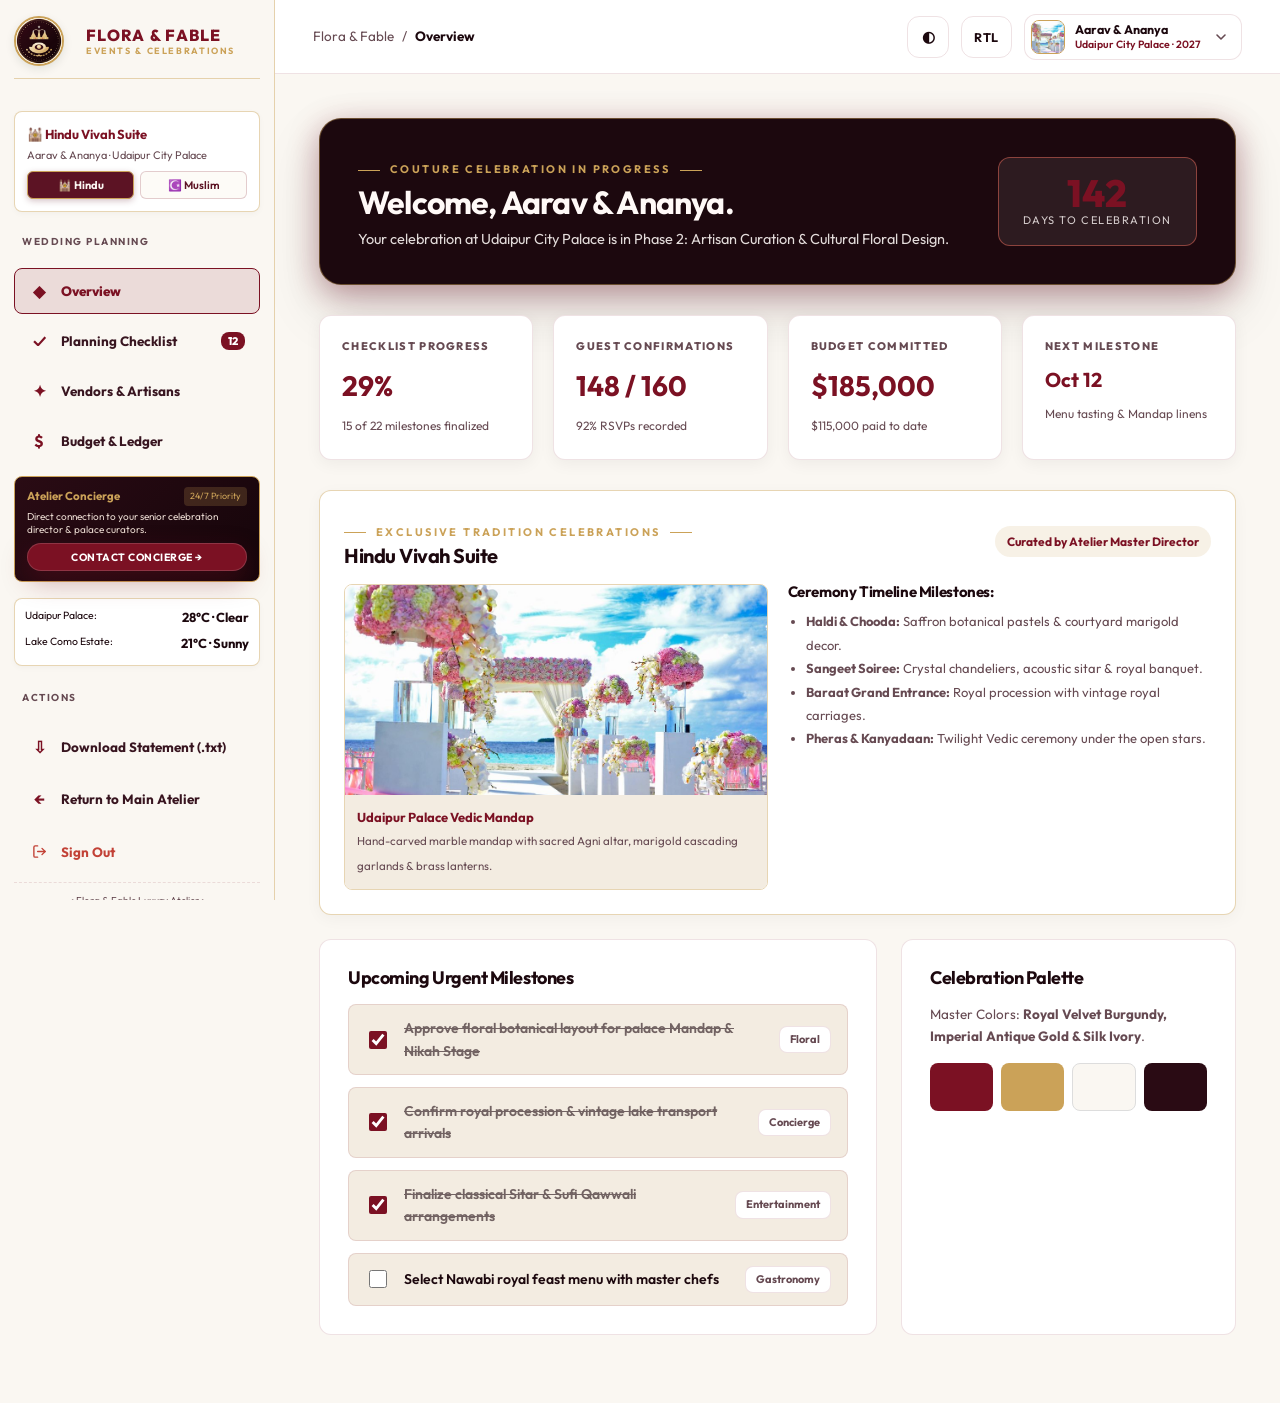
<file: dashboard.html>
<!DOCTYPE html>
<html lang="en">
<head>
  <meta charset="utf-8" />
  <meta content="width=device-width, initial-scale=1.0" name="viewport" />
  <title>Couples Suite | Flora & Fable Events &mdash; Luxury Wedding Atelier</title>
  <meta content="Client dashboard for tracking the royal wedding checklist, reviewing Hindu Vivah and Muslim Nikah rituals, vendor decor, budget ledger, and concierge communications." name="description" />
  
  <link rel="icon" href="assets/images/logo.jpg" type="image/jpeg" />

  <!-- Core & Dashboard Styles -->
  <link href="assets/css/style.css?v=13.0" rel="stylesheet" />
  <link href="assets/css/dashboard.css?v=13.0" rel="stylesheet" />
  
  <style>
    /* Fixed Non-Scrolling Left Sidebar */
    .portal-sidebar {
      position: fixed !important;
      top: 0 !important;
      inset-inline-start: 0 !important;
      width: 275px !important;
      height: 100vh !important;
      max-height: 100vh !important;
      overflow: hidden !important; /* No scrolling as requested */
      background: #FAF7F2;
      border-inline-end: 1.5px solid var(--line-accent);
      padding: 16px 14px 16px;
      display: flex;
      flex-direction: column;
      justify-content: space-between;
      gap: 8px;
      z-index: 100;
    }
    .portal-main {
      margin-inline-start: 275px !important;
    }
    @media (max-width: 1020px) {
      .portal-sidebar {
        transform: translateX(-100%);
        transition: transform 0.35s ease;
      }
      .portal-sidebar.open {
        transform: translateX(0);
      }
      .portal-main {
        margin-inline-start: 0 !important;
      }
    }
    
    .sidebar-tradition-card {
      background: #FFFFFF;
      border: 1px solid var(--line-accent);
      border-radius: 8px;
      padding: 12px;
      margin-bottom: 8px;
      box-shadow: 0 2px 6px rgba(0,0,0,0.03);
    }
    .sidebar-tradition-card strong {
      display: block;
      font-size: 13px;
      color: var(--rose);
      margin-bottom: 3px;
      font-weight: 700;
    }
    .sidebar-tradition-card small {
      font-size: 11px;
      color: var(--muted);
      line-height: 1.4;
      display: block;
    }
    .tradition-switch-btn {
      flex: 1;
      padding: 6px 8px;
      font-size: 11px;
      font-weight: 600;
      border-radius: 6px;
      cursor: pointer;
      transition: all 0.2s ease;
      display: inline-flex;
      align-items: center;
      justify-content: center;
      gap: 4px;
      background: #FDFBF7;
      color: #5C1324;
      border: 1px solid rgba(123, 17, 35, 0.2);
    }
    .tradition-switch-btn:hover {
      background: #FAF0E4;
      border-color: var(--champagne);
      color: #7B1123;
    }
    .tradition-switch-btn.active {
      background: #5C1324 !important;
      color: #FAF7F2 !important;
      border-color: #CBA258 !important;
      box-shadow: 0 2px 6px rgba(92, 19, 36, 0.25);
      font-weight: 700;
    }
    .sidebar-founder-chip {
      background: linear-gradient(135deg, #2A0B14 0%, #15050A 100%);
      color: #FAF7F2;
      border: 1px solid var(--champagne);
      border-radius: 8px;
      padding: 14px;
      margin-top: 10px;
    }
    .sidebar-founder-chip img {
      width: 44px;
      height: 44px;
      border-radius: 50%;
      border: 2px solid var(--champagne);
      object-fit: cover;
    }
  </style>
</head>
<body class="dashboard-page" id="top">

  <div class="portal-shell">
    <!-- LEFT SIDEBAR: Fully Scrollable Navigation & Celebration Hub -->
    <aside class="portal-sidebar" id="portalSidebar">
      <!-- Brand Header -->
      <a class="portal-brand" href="index.html" style="text-decoration: none; padding-bottom: 12px; border-bottom: 1px solid var(--line-accent);">
        <div class="brand-logo-wrap" style="width: 50px; height: 50px; border-radius: 50%; overflow: hidden; border: 2px solid var(--champagne); flex-shrink: 0; background: #fff;">
          <img src="assets/images/logo.jpg" alt="Flora &amp; Fable Events" style="width: 100%; height: 100%; object-fit: cover;" />
        </div>
        <div class="brand-type" style="margin-left: 10px;">
          <strong style="font-family: var(--font-serif); font-size: 16px; letter-spacing: 0.08em; color: var(--rose); display: block;">FLORA &amp; FABLE</strong>
          <small style="font-size: 9px; letter-spacing: 0.18em; color: var(--champagne); font-weight: 700; text-transform: uppercase;">EVENTS &amp; CELEBRATIONS</small>
        </div>
      </a>

      <!-- Quick Tradition Switcher -->
      <div class="sidebar-tradition-card">
        <strong id="activeTraditionLabel">&#128333;&#65039; Hindu Vivah Suite</strong>
        <small id="activeCoupleLabel">Aarav &amp; Ananya &middot; Udaipur Palace</small>
        <div style="display: flex; gap: 6px; margin-top: 8px;">
          <button type="button" class="tradition-switch-btn active" id="btnSwitchHindu">
            &#128333;&#65039; Hindu
          </button>
          <button type="button" class="tradition-switch-btn" id="btnSwitchMuslim">
            &#9770;&#65039; Muslim
          </button>
        </div>
      </div>

      <!-- Core Wedding Navigation -->
      <div class="portal-menu-label" style="font-size: 10px; font-weight: 700; letter-spacing: 0.15em; color: var(--muted); margin-top: 6px;">WEDDING PLANNING</div>
      <nav class="portal-nav" aria-label="Portal Navigation" style="display: flex; flex-direction: column; gap: 4px;">
        <button class="portal-link active" data-tab="overview" type="button">
          <span class="portal-icon">&#9670;</span>
          <span>Overview</span>
        </button>
        <button class="portal-link" data-tab="checklist" type="button">
          <span class="portal-icon">&#10003;</span>
          <span>Planning Checklist</span>
          <span class="badge-count" id="checklistBadge">12</span>
        </button>
        <button class="portal-link" data-tab="vendors" type="button">
          <span class="portal-icon">&#10022;</span>
          <span>Vendors &amp; Artisans</span>
        </button>
        <button class="portal-link" data-tab="budget" type="button">
          <span class="portal-icon">&#36;</span>
          <span>Budget &amp; Ledger</span>
        </button>
      </nav>

      <!-- Senior Concierge Desk (Non-repetitive, compact) -->
      <div class="sidebar-founder-chip" style="padding: 10px 12px; margin: 4px 0;">
        <div style="display: flex; align-items: center; justify-content: space-between; margin-bottom: 4px;">
          <strong style="font-size: 11.5px; color: var(--champagne);">Atelier Concierge</strong>
          <span style="font-size: 9px; background: rgba(203,162,88,0.2); color: var(--champagne); padding: 2px 6px; border-radius: 4px;">24/7 Priority</span>
        </div>
        <p style="font-size: 10px; color: #E8D8CF; line-height: 1.35; margin: 0 0 6px;">
          Direct connection to your senior celebration director &amp; palace curators.
        </p>
        <a class="btn btn-primary" style="padding: 5px 8px; font-size: 10.5px; width: 100%; text-align: center; display: block; text-decoration: none;" href="mailto:concierge@floraandfable.com">
          Contact Concierge &rarr;
        </a>
      </div>

      <!-- Live Destination Status -->
      <div class="sidebar-tradition-card" style="padding: 8px 10px; margin: 4px 0;">
        <div style="display: flex; justify-content: space-between; font-size: 10.5px; margin-bottom: 2px;">
          <span>Udaipur Palace:</span>
          <strong style="color: var(--ink);">28&deg;C &middot; Clear</strong>
        </div>
        <div style="display: flex; justify-content: space-between; font-size: 10.5px;">
          <span>Lake Como Estate:</span>
          <strong style="color: var(--ink);">21&deg;C &middot; Sunny</strong>
        </div>
      </div>

      <!-- Site Navigation & Actions -->
      <div class="portal-menu-label" style="font-size: 10px; font-weight: 700; letter-spacing: 0.15em; color: var(--muted); margin-top: 12px;">ACTIONS</div>
      <nav class="portal-nav" style="display: flex; flex-direction: column; gap: 4px;">
        <button class="portal-link" id="sidebarDownloadBtn" type="button">
          <span class="portal-icon">&#8681;</span>
          <span>Download Statement (.txt)</span>
        </button>
        <a class="portal-link" href="index.html">
          <span class="portal-icon">&larr;</span>
          <span>Return to Main Atelier</span>
        </a>
        <button class="portal-link portal-link-signout" data-action="signout" type="button">
          <span class="portal-icon">
            <svg width="15" height="15" viewBox="0 0 24 24" fill="none" stroke="currentColor" stroke-width="2.2" stroke-linecap="round" stroke-linejoin="round" aria-hidden="true">
              <path d="M9 21H5a2 2 0 0 1-2-2V5a2 2 0 0 1 2-2h4"></path>
              <polyline points="16 17 21 12 16 7"></polyline>
              <line x1="21" y1="12" x2="9" y2="12"></line>
            </svg>
          </span>
          <span>Sign Out</span>
        </button>
      </nav>

      <!-- Scroll Indicator Hint -->
      <div style="text-align: center; padding-top: 10px; border-top: 1px dashed var(--line); font-size: 10px; color: var(--muted);">
        &bull; Flora &amp; Fable Luxury Atelier &bull;
      </div>
    </aside>

    <!-- Main Content Area -->
    <div class="portal-main">
      <!-- Topbar -->
      <header class="portal-topbar">
        <div class="portal-breadcrumbs">
          <button class="iconbtn portal-mobile-btn" id="mobilePortalMenu" aria-label="Toggle Navigation">&#9776;</button>
          <span>Flora &amp; Fable</span>
          <span>/</span>
          <strong id="tabBreadcrumb">Overview</strong>
        </div>

        <div class="portal-top-actions">
          <button aria-label="Toggle light or dark theme" class="iconbtn" id="themeToggle" title="Toggle light and dark mode">&#9679;</button>
          <button aria-label="Toggle right-to-left layout" class="iconbtn" id="rtlToggle" title="Toggle RTL">RTL</button>

          <div class="portal-user-dropdown" id="userDropdown">
            <button
              class="portal-user-chip"
              id="userMenuToggle"
              aria-haspopup="menu"
              aria-expanded="false"
              aria-label="Couple profile and account options"
              type="button"
            >
              <img class="portal-avatar" id="topAvatarImg" src="assets/images/batch2/p04.jpg" alt="Aarav and Ananya" />
              <div class="portal-user-meta">
                <span id="topCoupleName">Aarav &amp; Ananya</span>
                <small id="topCoupleVenue">Udaipur City Palace &middot; 2027</small>
              </div>
              <svg class="user-chevron" width="16" height="16" viewBox="0 0 24 24" fill="none" stroke="currentColor" stroke-width="2.4" stroke-linecap="round" stroke-linejoin="round" aria-hidden="true">
                <path d="m6 9 6 6 6-6"></path>
              </svg>
            </button>

            <div class="portal-user-menu" id="userDropdownMenu" role="menu" aria-labelledby="userMenuToggle">
              <div class="portal-user-menu-header">
                <img class="portal-avatar-lg" id="menuAvatarImg" src="assets/images/batch2/p11.jpg" alt="Aarav and Ananya" />
                <div>
                  <strong id="menuCoupleName">Aarav &amp; Ananya</strong>
                  <span>couples@floraandfable.com</span>
                  <span class="portal-status-tag" id="menuStatusTag">Hindu Vivah &middot; Udaipur Palace</span>
                </div>
              </div>

              <div class="portal-menu-section">
                <button class="portal-menu-item" type="button" role="menuitem" data-tab="overview">
                  <span class="menu-item-icon">&#9670;</span>
                  <span>Wedding Overview</span>
                </button>
                <button class="portal-menu-item" type="button" role="menuitem" data-tab="checklist">
                  <span class="menu-item-icon">&#10003;</span>
                  <span>Planning Checklist</span>
                </button>
                <button class="portal-menu-item" type="button" role="menuitem" data-tab="vendors">
                  <span class="menu-item-icon">&#10022;</span>
                  <span>Vendors &amp; Artisans</span>
                </button>
                <button class="portal-menu-item" type="button" role="menuitem" data-tab="budget">
                  <span class="menu-item-icon">&#36;</span>
                  <span>Budget &amp; Ledger</span>
                </button>
              </div>

              <div class="portal-menu-divider" role="separator"></div>

              <div class="portal-menu-section">
                <button class="portal-menu-item" type="button" role="menuitem" data-action="download-statement">
                  <span class="menu-item-icon">&#8681;</span>
                  <span>Download Statement (.txt)</span>
                </button>
                <a class="portal-menu-item" href="index.html" role="menuitem">
                  <span class="menu-item-icon">&#8962;</span>
                  <span>Return to Main Atelier</span>
                </a>
                <a class="portal-menu-item" href="login.html" role="menuitem">
                  <span class="menu-item-icon">&#8644;</span>
                  <span>Switch Couple Account</span>
                </a>
              </div>

              <div class="portal-menu-divider" role="separator"></div>

              <div class="portal-menu-section">
                <button class="portal-menu-item portal-menu-signout" type="button" role="menuitem" data-action="signout">
                  <span class="menu-item-icon">
                    <svg width="15" height="15" viewBox="0 0 24 24" fill="none" stroke="currentColor" stroke-width="2.2" stroke-linecap="round" stroke-linejoin="round" aria-hidden="true">
                      <path d="M9 21H5a2 2 0 0 1-2-2V5a2 2 0 0 1 2-2h4"></path>
                      <polyline points="16 17 21 12 16 7"></polyline>
                      <line x1="21" y1="12" x2="9" y2="12"></line>
                    </svg>
                  </span>
                  <span>Sign Out</span>
                </button>
              </div>
            </div>
          </div>
        </div>
      </header>

      <!-- Content Views -->
      <main class="portal-content">
        <!-- VIEW 1: OVERVIEW -->
        <section class="portal-view active" id="view-overview">
          <div class="portal-header-banner">
            <div>
              <span class="eyebrow" style="color: var(--champagne); margin-bottom: 6px;">COUTURE CELEBRATION IN PROGRESS</span>
              <h1 id="welcomeHeroHeading">Welcome, Aarav &amp; Ananya.</h1>
              <p id="welcomeHeroSub">Your celebration at Udaipur City Palace is in Phase 2: Artisan Curation &amp; Cultural Floral Design.</p>
            </div>

            <div class="wedding-countdown">
              <div class="countdown-number">142</div>
              <div class="countdown-label">Days to Celebration</div>
            </div>
          </div>

          <!-- Key Metrics -->
          <div class="dashboard-metrics-grid">
            <div class="metric-card">
              <span class="metric-sub">Checklist Progress</span>
              <strong class="metric-value" id="metricChecklistVal">68%</strong>
              <small>15 of 22 milestones finalized</small>
            </div>
            <div class="metric-card">
              <span class="metric-sub">Guest Confirmations</span>
              <strong class="metric-value">148 / 160</strong>
              <small>92% RSVPs recorded</small>
            </div>
            <div class="metric-card">
              <span class="metric-sub">Budget Committed</span>
              <strong class="metric-value">$185,000</strong>
              <small>$115,000 paid to date</small>
            </div>
            <div class="metric-card">
              <span class="metric-sub">Next Milestone</span>
              <strong class="metric-value" style="font-size: 20px;">Oct 12</strong>
              <small>Menu tasting &amp; Mandap linens</small>
            </div>
          </div>

          <!-- Cultural Showcase Card -->
          <div style="background: var(--paper); border: 1.5px solid var(--line-accent); border-radius: 12px; padding: 24px; margin-bottom: 24px; box-shadow: 0 4px 16px rgba(0,0,0,0.04);">
            <div style="display: flex; justify-content: space-between; align-items: center; flex-wrap: wrap; gap: 12px; margin-bottom: 16px;">
              <div>
                <span class="eyebrow" style="color: var(--champagne); margin: 0;">EXCLUSIVE TRADITION CELEBRATIONS</span>
                <h3 style="font-size: 20px; margin: 4px 0 0;" id="overviewTraditionTitle">Hindu Vivah &middot; Vedic Sacred Altars</h3>
              </div>
              <span class="badge" style="background: rgba(203,162,88,0.15); color: var(--rose); font-weight: 700; padding: 6px 12px; border-radius: 999px; font-size: 12px;">
                Curated by Atelier Master Director
              </span>
            </div>

            <div style="display: grid; grid-template-columns: 1fr 1fr; gap: 20px;">
              <div style="border-radius: 8px; overflow: hidden; border: 1px solid var(--line-accent);">
                <img id="overviewTraditionImg" src="assets/images/unique/dashboard-overview.jpg" alt="Vedic Vivah Mandap" style="width: 100%; height: 210px; object-fit: cover;" />
                <div style="padding: 12px; background: var(--bg-subtle);">
                  <strong id="overviewTraditionCaption" style="font-size: 13px; color: var(--rose); display: block;">Udaipur Palace Vedic Mandap</strong>
                  <small style="color: var(--muted); font-size: 11.5px;">Hand-carved marble mandap with sacred Agni altar, marigold cascading garlands &amp; brass lanterns.</small>
                </div>
              </div>
              <div>
                <h4 style="font-size: 15px; margin: 0 0 10px; color: var(--ink);">Ceremony Timeline Milestones:</h4>
                <ul style="padding-left: 18px; margin: 0; font-size: 13px; color: var(--muted); line-height: 1.8;">
                  <li><strong>Haldi &amp; Chooda:</strong> Saffron botanical pastels &amp; courtyard marigold decor.</li>
                  <li><strong>Sangeet Soiree:</strong> Crystal chandeliers, acoustic sitar &amp; royal banquet.</li>
                  <li><strong>Baraat Grand Entrance:</strong> Royal procession with vintage royal carriages.</li>
                  <li><strong>Pheras &amp; Kanyadaan:</strong> Twilight Vedic ceremony under the open stars.</li>
                </ul>
              </div>
            </div>
          </div>

          <!-- Quick Action Panels -->
          <div style="display: grid; grid-template-columns: 2fr 1.2fr; gap: 24px;">
            <div class="checklist-group">
              <h3>Upcoming Urgent Milestones</h3>
              <div class="checklist-items">
                <div class="checklist-row">
                  <input type="checkbox" id="ovTask1" checked />
                  <span class="task-name">Approve floral botanical layout for palace Mandap &amp; Nikah Stage</span>
                  <span class="task-tag">Floral</span>
                </div>
                <div class="checklist-row">
                  <input type="checkbox" id="ovTask2" checked />
                  <span class="task-name">Confirm royal procession &amp; vintage lake transport arrivals</span>
                  <span class="task-tag">Concierge</span>
                </div>
                <div class="checklist-row">
                  <input type="checkbox" id="ovTask3" />
                  <span class="task-name">Finalize classical Sitar &amp; Sufi Qawwali arrangements</span>
                  <span class="task-tag">Entertainment</span>
                </div>
                <div class="checklist-row">
                  <input type="checkbox" id="ovTask4" />
                  <span class="task-name">Select Nawabi royal feast menu with master chefs</span>
                  <span class="task-tag">Gastronomy</span>
                </div>
              </div>
            </div>

            <div class="checklist-group">
              <h3>Celebration Palette</h3>
              <p style="font-size: 13.5px; margin-bottom: 16px;">
                Master Colors: <strong>Royal Velvet Burgundy, Imperial Antique Gold &amp; Silk Ivory</strong>.
              </p>
              <div style="display: flex; gap: 8px; margin-bottom: 16px;">
                <div style="flex: 1; height: 48px; border-radius: 8px; background: #7B1123;" title="Royal Velvet Burgundy"></div>
                <div style="flex: 1; height: 48px; border-radius: 8px; background: #CBA258;" title="Imperial Antique Gold"></div>
                <div style="flex: 1; height: 48px; border-radius: 8px; background: #FAF7F2; border: 1px solid #ddd;" title="Silk Ivory"></div>
                <div style="flex: 1; height: 48px; border-radius: 8px; background: #2A0B14;" title="Velvet Noir"></div>
              </div>
              <button class="btn btn-secondary" style="width: 100%; font-size: 12px;" data-tab="vendors" type="button">
                Review All Decor &amp; Artisans &rarr;
              </button>
            </div>
          </div>
        </section>

        <!-- VIEW 2: CHECKLIST -->
        <section class="portal-view" id="view-checklist">
          <div style="margin-bottom: 24px;">
            <h2>The Haute Planning Checklist</h2>
            <p id="checklistProgressLabel">Tracking 22 bespoke milestones curated by Atelier Master Director.</p>
            <div style="width: 100%; height: 8px; background: var(--bg-subtle); border-radius: 999px; overflow: hidden; margin-top: 10px;">
              <div id="checklistProgressBar" style="width: 68%; height: 100%; background: var(--rose); border-radius: 999px; transition: width 0.4s ease;"></div>
            </div>
          </div>

          <!-- Phase 1 -->
          <div class="checklist-group">
            <h3>Phase 1 &middot; Architectural Blueprint (12 &ndash; 9 Months Prior)</h3>
            <div class="checklist-items">
              <label class="checklist-row">
                <input type="checkbox" checked />
                <span class="task-name">Secure exclusive 3-day buyout of Udaipur City Palace estate</span>
                <span class="task-tag">Venue</span>
              </label>
              <label class="checklist-row">
                <input type="checkbox" checked />
                <span class="task-name">Define master color theory: Royal Burgundy &amp; Imperial Antique Gold</span>
                <span class="task-tag">Design</span>
              </label>
              <label class="checklist-row">
                <input type="checkbox" checked />
                <span class="task-name">Commission bespoke calligraphy save-the-date suite with gold foil</span>
                <span class="task-tag">Stationery</span>
              </label>
            </div>
          </div>

          <!-- Phase 2 -->
          <div class="checklist-group">
            <h3>Phase 2 &middot; Artisan Curation (8 &ndash; 5 Months Prior)</h3>
            <div class="checklist-items">
              <label class="checklist-row">
                <input type="checkbox" checked />
                <span class="task-name">Contract Vogue-featured editorial photography &amp; 35mm film crew</span>
                <span class="task-tag">Cinema</span>
              </label>
              <label class="checklist-row">
                <input type="checkbox" />
                <span class="task-name">Private bridal haute couture trousseau fitting</span>
                <span class="task-tag">Attire</span>
              </label>
              <label class="checklist-row">
                <input type="checkbox" />
                <span class="task-name">Reserve private vintage royal carriages and luxury lake boats</span>
                <span class="task-tag">Concierge</span>
              </label>
              <label class="checklist-row">
                <input type="checkbox" />
                <span class="task-name">Review 3D Vedic Mandap &amp; Nikah floral stage mockups</span>
                <span class="task-tag">Floral</span>
              </label>
            </div>
          </div>

          <!-- Phase 3 -->
          <div class="checklist-group">
            <h3>Phase 3 &middot; Sensory Refinement (4 &ndash; 2 Months Prior)</h3>
            <div class="checklist-items">
              <label class="checklist-row">
                <input type="checkbox" />
                <span class="task-name">Attend private royal gastronomy tasting menu with Master Chefs</span>
                <span class="task-tag">Tasting</span>
              </label>
              <label class="checklist-row">
                <input type="checkbox" />
                <span class="task-name">Confirm final guest RSVP headcount and Haldi / Sangeet seating</span>
                <span class="task-tag">RSVP</span>
              </label>
              <label class="checklist-row">
                <input type="checkbox" />
                <span class="task-name">Approve fireworks display and lake palace illumination</span>
                <span class="task-tag">Production</span>
              </label>
            </div>
          </div>

          <!-- Phase 4 -->
          <div class="checklist-group">
            <h3>Phase 4 &middot; The Celebration Weekend</h3>
            <div class="checklist-items">
              <label class="checklist-row">
                <input type="checkbox" />
                <span class="task-name">Welcome cocktail &amp; Sufi Mehfil for international guests</span>
                <span class="task-tag">Hospitality</span>
              </label>
              <label class="checklist-row">
                <input type="checkbox" />
                <span class="task-name">Rehearsal dinner in royal courtyards with live acoustic Sitar ensemble</span>
                <span class="task-tag">Rehearsal</span>
              </label>
              <label class="checklist-row">
                <input type="checkbox" />
                <span class="task-name">Day-Of Haute Orchestration by Atelier Master Director</span>
                <span class="task-tag">Celebration</span>
              </label>
            </div>
          </div>
        </section>

        <!-- VIEW 3: VENDORS & ARTISANS -->
        <section class="portal-view" id="view-vendors">
          <div style="margin-bottom: 24px;">
            <h2>Master Artisans &amp; Vendor Partners</h2>
            <p>Every confirmed artisan has been vetted to uphold our exacting standards of luxury.</p>
          </div>

          <div class="vendor-cards-grid">
            <article class="vendor-card">
              <span class="vendor-status confirmed">Confirmed &middot; Contract Signed</span>
              <h3>Udaipur City Palace</h3>
              <p>Exclusive 3-day private estate buyout, Lake Pichola courtyards, and private jetty docking.</p>
              <span class="vendor-amount">$65,000 &middot; Estate Buyout</span>
            </article>

            <article class="vendor-card">
              <span class="vendor-status confirmed">Confirmed &middot; Deposit Paid</span>
              <h3>Flora &amp; Fable Floral Architecture</h3>
              <p>Bespoke Vedic Mandap, 40-foot fragrant tuberose &amp; Dutch rose aisle, and royal arches.</p>
              <span class="vendor-amount">$42,000 &middot; Floral Design</span>
            </article>

            <article class="vendor-card">
              <span class="vendor-status confirmed">Confirmed &middot; Menu Approved</span>
              <h3>Royal Awadhi &amp; Nawabi Feast Atelier</h3>
              <p>Master multi-course royal tasting, live saffron Dum Biryani pots, and artisanal halwa stations.</p>
              <span class="vendor-amount">$38,000 &middot; Gastronomy</span>
            </article>

            <article class="vendor-card">
              <span class="vendor-status confirmed">Confirmed &middot; Shot List Ready</span>
              <h3>Vogue Editorial Masters</h3>
              <p>Full wedding weekend coverage with dual editorial photographers, 35mm film, and cinema drone.</p>
              <span class="vendor-amount">$22,000 &middot; Cinema &amp; Photo</span>
            </article>

            <article class="vendor-card">
              <span class="vendor-status review">Under Review &middot; Sound Check</span>
              <h3>Royal Sitar &amp; Sufi Qawwali Ensemble</h3>
              <p>Live classical strings for sacred pheras and modern Sufi fusion for evening celebrations.</p>
              <span class="vendor-amount">$11,500 &middot; Entertainment</span>
            </article>

            <article class="vendor-card">
              <span class="vendor-status confirmed">Confirmed &middot; Permitted</span>
              <h3>Imperial Lake Pyrotechnics</h3>
              <p>Midnight fireworks display over the lake choreographed to chosen soundtrack.</p>
              <span class="vendor-amount">$6,500 &middot; Pyrotechnics</span>
            </article>
          </div>
        </section>

        <!-- VIEW 4: BUDGET & PAYMENTS -->
        <section class="portal-view" id="view-budget">
          <div style="margin-bottom: 24px;">
            <h2>Investment Summary &amp; Milestone Payments</h2>
            <p>Complete transparent accounting of all allocated, committed, and paid funds.</p>
          </div>

          <div class="budget-overview-panel">
            <div class="budget-stats-bar">
              <div>
                <small style="color: var(--muted); text-transform: uppercase; letter-spacing: 0.12em; font-size: 11px;">Total Allocated Budget</small>
                <div style="font-family: var(--font-serif); font-size: 32px; color: var(--rose); font-weight: 700; margin-top: 4px;">
                  $185,000
                </div>
              </div>
              <div>
                <small style="color: var(--muted); text-transform: uppercase; letter-spacing: 0.12em; font-size: 11px;">Paid to Date</small>
                <div style="font-family: var(--font-serif); font-size: 32px; color: #16a34a; font-weight: 700; margin-top: 4px;">
                  $115,000
                </div>
              </div>
              <div>
                <small style="color: var(--muted); text-transform: uppercase; letter-spacing: 0.12em; font-size: 11px;">Remaining Balance</small>
                <div style="font-family: var(--font-serif); font-size: 32px; color: var(--ink); font-weight: 700; margin-top: 4px;">
                  $70,000
                </div>
              </div>
            </div>

            <!-- Installments Table -->
            <table class="payment-table">
              <thead>
                <tr>
                  <th>Milestone</th>
                  <th>Due Date</th>
                  <th>Amount</th>
                  <th>Status</th>
                </tr>
              </thead>
              <tbody>
                <tr>
                  <td><strong>Initial Atelier Retainer &amp; Estate Booking</strong></td>
                  <td>Jan 15, 2026</td>
                  <td>$50,000</td>
                  <td><span class="payment-status-pill paid">Paid &middot; Wire</span></td>
                </tr>
                <tr>
                  <td><strong>Mid-Term Artisan Production Installment</strong></td>
                  <td>Jun 30, 2026</td>
                  <td>$65,000</td>
                  <td><span class="payment-status-pill paid">Paid &middot; Wire</span></td>
                </tr>
                <tr>
                  <td><strong>Final Production Balance &amp; Day-Of Concierge</strong></td>
                  <td>Aug 15, 2027</td>
                  <td>$70,000</td>
                  <td><span class="payment-status-pill pending" id="depositStatus">Due 30 Days Prior</span></td>
                </tr>
              </tbody>
            </table>

            <div class="payment-actions">
              <button class="btn btn-primary" id="demoPayDepositBtn" type="button">
                Simulate Balance Payment &rarr;
              </button>
              <button class="btn btn-secondary" id="downloadStatementBtn" type="button">
                Download Official Statement (.txt)
              </button>
            </div>
          </div>
        </section>
      </main>
    </div>
  </div>

  <div class="toast" id="toast" role="status"></div>

  <!-- Scripts -->
  <script src="assets/js/app.js?v=13.0"></script>
  <script src="assets/js/dashboard.js?v=13.0"></script>

  <script>
    // Tradition Switching Logic
    const hinduData = {
      names: 'Aarav & Ananya',
      venue: 'Udaipur City Palace',
      tradition: 'Hindu Vivah Suite',
      date: 'Nov 18, 2027',
      img: 'assets/images/unique/dashboard-overview.jpg',
      caption: 'Udaipur Palace Vedic Mandap',
      sub: 'Hand-carved marble mandap with sacred Agni altar, marigold cascading garlands & brass lanterns.'
    };

    const muslimData = {
      names: 'Zayd & Fatima',
      venue: 'Chowmahalla Palace',
      tradition: 'Muslim Nikah & Walima Suite',
      date: 'Dec 12, 2027',
      img: 'assets/images/cultural/muslim-nikah-ceremony.jpg',
      caption: 'Nawabi Nikah & Dawat-e-Walima Atelier',
      sub: 'Nawabi palace hall with crystal chandeliers, white floral arch stage, Mughal arches & red velvet diwans.'
    };

    function applyTradition(data) {
      const isHindu = data.tradition.includes('Hindu');
      const tradLabel = document.getElementById('activeTraditionLabel');
      if (tradLabel) tradLabel.innerHTML = (isHindu ? '&#128333;&#65039; ' : '&#9770;&#65039; ') + data.tradition;
      
      const coupleLabel = document.getElementById('activeCoupleLabel');
      if (coupleLabel) coupleLabel.innerHTML = data.names + ' &middot; ' + data.venue;
      
      const topName = document.getElementById('topCoupleName');
      if (topName) topName.textContent = data.names;
      
      const topVenue = document.getElementById('topCoupleVenue');
      if (topVenue) topVenue.innerHTML = data.venue + ' &middot; 2027';
      
      const menuName = document.getElementById('menuCoupleName');
      if (menuName) menuName.textContent = data.names;
      
      const statusTag = document.getElementById('menuStatusTag');
      if (statusTag) statusTag.innerHTML = data.tradition + ' &middot; ' + data.venue;
      
      const welcomeH = document.getElementById('welcomeHeroHeading');
      if (welcomeH) welcomeH.textContent = 'Welcome, ' + data.names + '.';
      
      const welcomeSub = document.getElementById('welcomeHeroSub');
      if (welcomeSub) welcomeSub.textContent = 'Your celebration at ' + data.venue + ' is in Phase 2: Artisan Curation & Cultural Floral Design.';
      
      const ovTitle = document.getElementById('overviewTraditionTitle');
      if (ovTitle) ovTitle.textContent = data.tradition;
      
      const ovCap = document.getElementById('overviewTraditionCaption');
      if (ovCap) ovCap.textContent = data.caption;
      
      const btnHindu = document.getElementById('btnSwitchHindu');
      const btnMuslim = document.getElementById('btnSwitchMuslim');
      if (btnHindu && btnMuslim) {
        btnHindu.classList.toggle('active', isHindu);
        btnMuslim.classList.toggle('active', !isHindu);
      }
      
      const img = document.getElementById('overviewTraditionImg');
      if (img) img.src = data.img;
      const topAv = document.getElementById('topAvatarImg');
      if (topAv) topAv.src = data.img;
      const menuAv = document.getElementById('menuAvatarImg');
      if (menuAv) menuAv.src = data.img;
    }

    document.getElementById('btnSwitchHindu')?.addEventListener('click', () => {
      applyTradition(hinduData);
      localStorage.setItem('ff-tradition', 'Hindu Vivah');
      if (window.toast) window.toast('Switched to Aarav & Ananya (Hindu Vivah)');
    });

    document.getElementById('btnSwitchMuslim')?.addEventListener('click', () => {
      applyTradition(muslimData);
      localStorage.setItem('ff-tradition', 'Muslim Nikah & Walima');
      if (window.toast) window.toast('Switched to Zayd & Fatima (Muslim Nikah)');
    });

    // Check stored tradition preference on init
    const storedTradition = localStorage.getItem('ff-tradition');
    if (storedTradition && (storedTradition.includes('Muslim') || storedTradition.includes('Nikah'))) {
      applyTradition(muslimData);
    } else {
      applyTradition(hinduData);
    }

    document.getElementById('sidebarDownloadBtn')?.addEventListener('click', () => {
      document.getElementById('downloadStatementBtn')?.click();
    });

    // Check stored preference on load
    const savedTradition = localStorage.getItem('ff-tradition');
    if (savedTradition && savedTradition.includes('Muslim')) {
      applyTradition(muslimData);
    } else {
      applyTradition(hinduData);
    }
  </script>

</body>
</html>
</file>
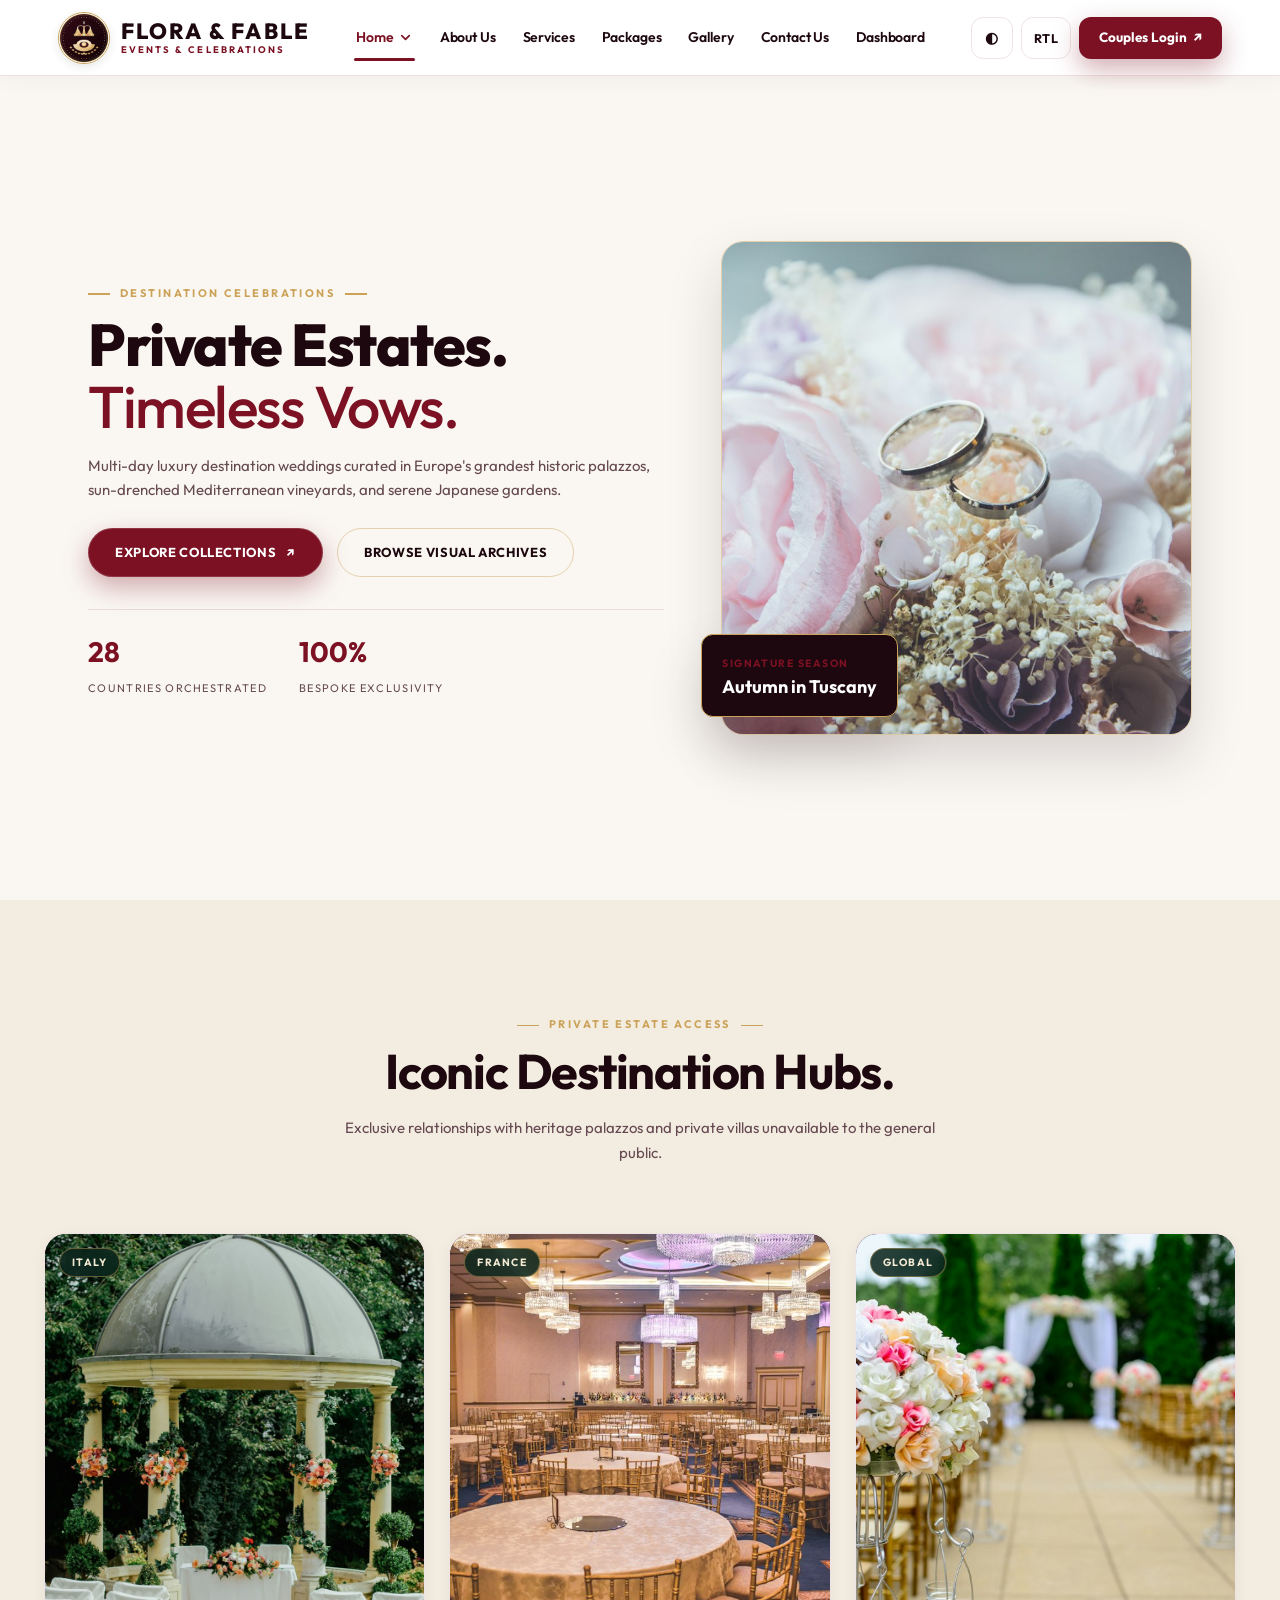
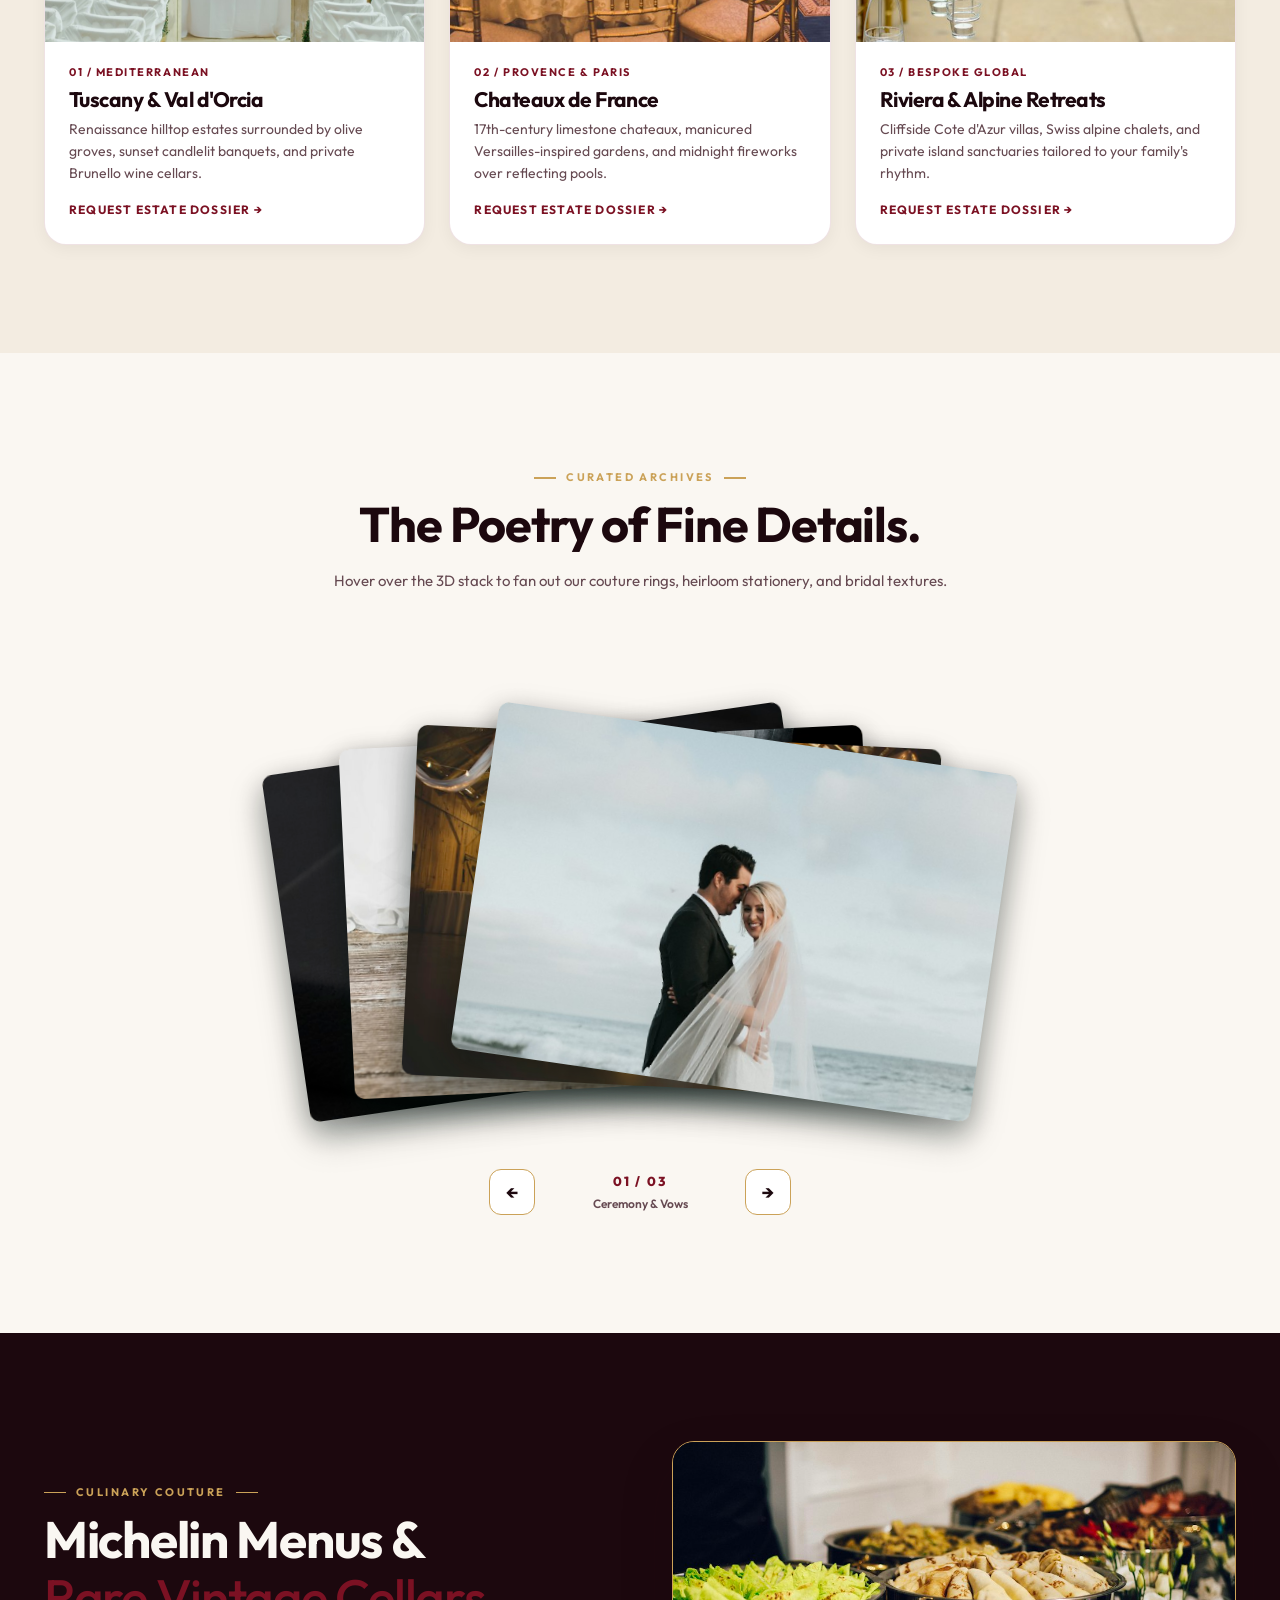
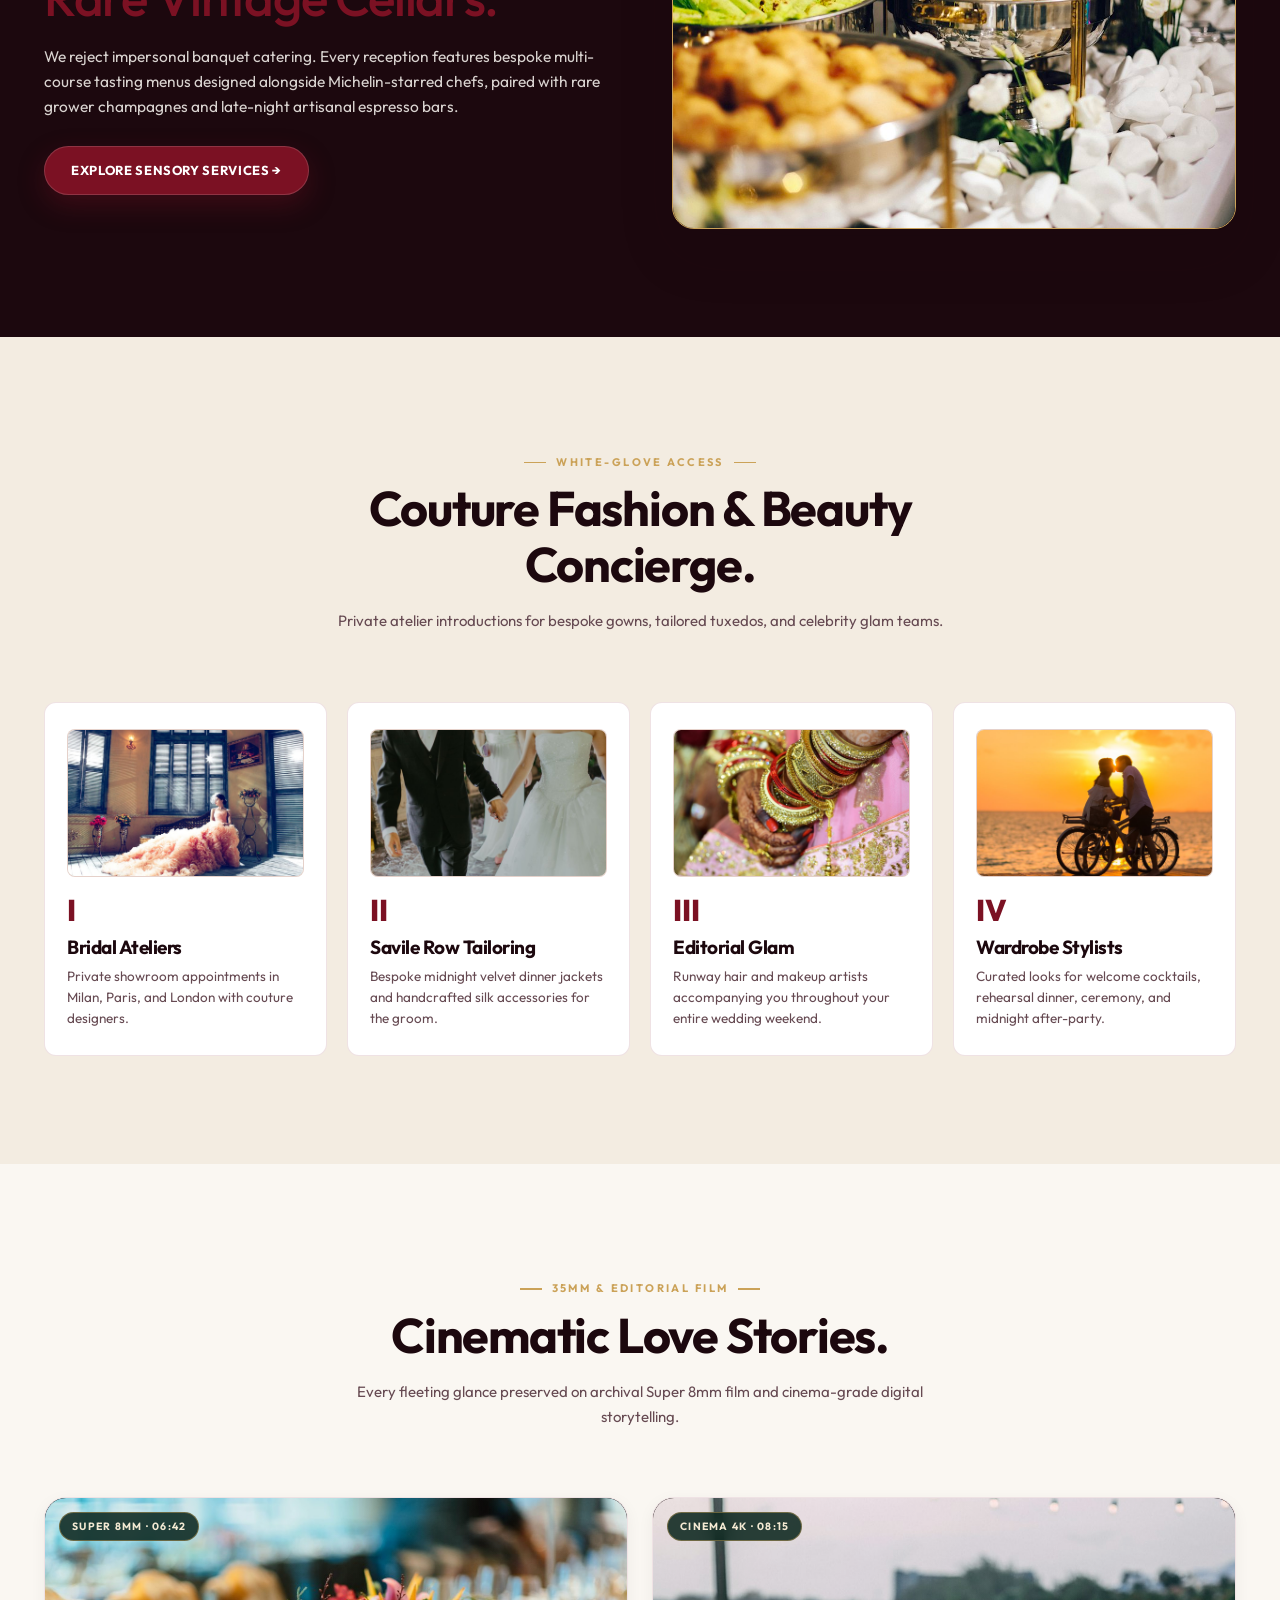
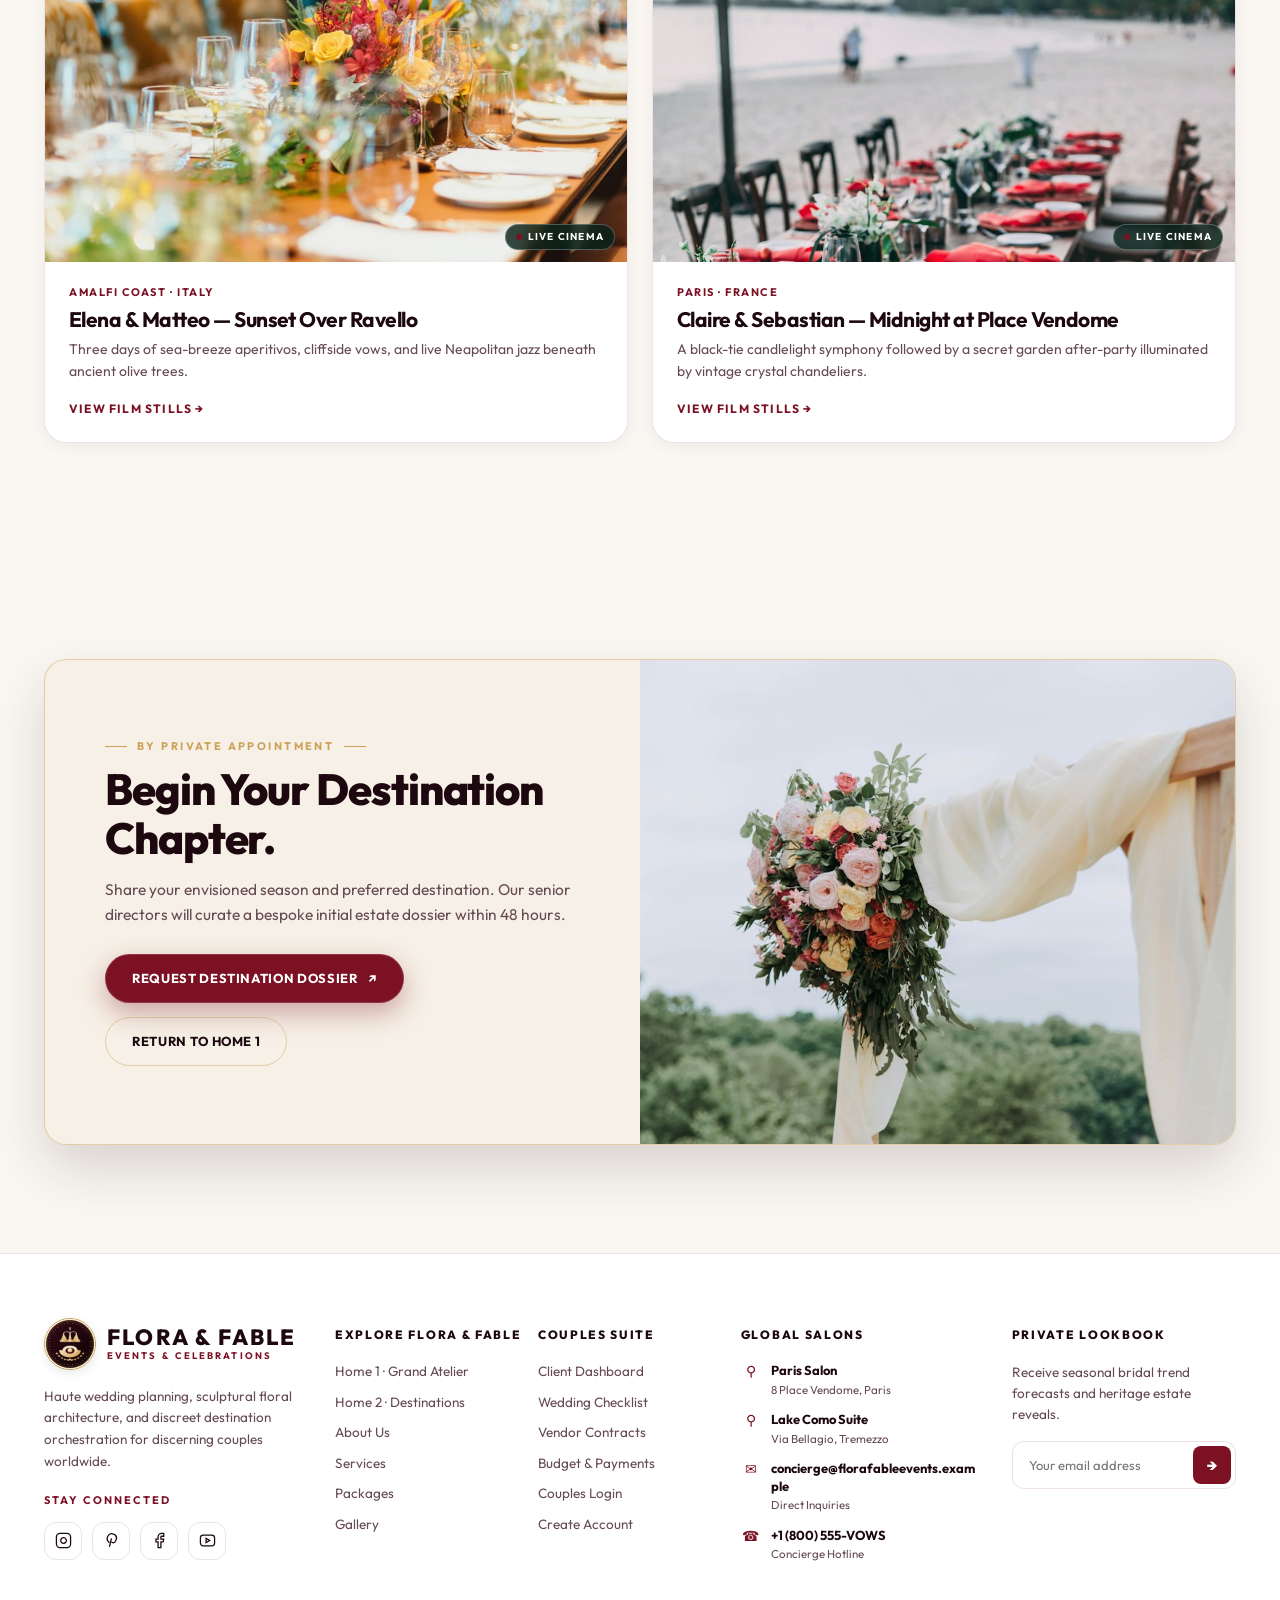
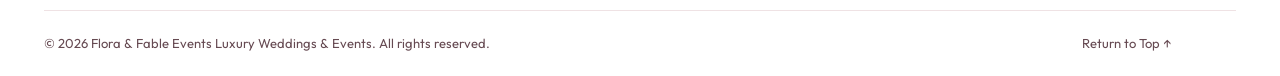
<file: home2.html>
<!DOCTYPE html>
<html lang="en">
<head>
  <meta charset="utf-8" />
  <meta content="width=device-width, initial-scale=1.0" name="viewport" />
  <title>Home 2 | Flora &amp; Fable &mdash; Destination Weddings</title>
  <meta content="Discover destination wedding estates, 3D curated bridal detail stacks, Michelin gastronomy, and haute film archives by Flora &amp; Fable." name="description" />
  
  <link rel="icon" href="assets/images/logo.jpg" type="image/jpeg" />

  <link href="assets/css/style.css?v=13.0" rel="stylesheet" />
  <link href="assets/css/cta-hero-styles.css?v=13.0" rel="stylesheet" />
  <link href="assets/css/card-patterns.css?v=13.0" rel="stylesheet" />
  <link href="assets/css/effects.css?v=13.0" rel="stylesheet" />
</head>
<body class="site-page page-home2" id="top">

<!-- Sticky Header -->
  <header class="header">
    <a aria-label="Flora & Fable Events, go to home" class="brand" href="index.html">
      <div class="brand-logo-wrap">
        <img src="assets/images/logo.jpg" alt="Flora & Fable Events Logo" class="brand-logo-img" />
      </div>
      <div class="brand-type">
        <strong>FLORA &amp; FABLE</strong>
        <small>EVENTS &amp; CELEBRATIONS</small>
      </div>
    </a>

    <nav aria-label="Main navigation" class="nav">
      <div class="dropdown">
        <a aria-current="page" aria-label="Home menu" class="nav-home active" href="index.html">
          Home 
          <svg aria-hidden="true" class="nav-chevron" fill="none" height="15" stroke="currentColor" stroke-linecap="round" stroke-linejoin="round" stroke-width="2.6" viewBox="0 0 24 24" width="15">
            <path d="m6 9 6 6 6-6"></path>
          </svg>
        </a>
        <div class="dropdown-menu">
          <a href="index.html">
            <span class="menu-tile-icon">&#8962;</span>
            <span class="menu-tile-text">
              <strong>Home 1</strong>
              <small>The Grand Atelier</small>
            </span>
          </a>
          <a aria-current="page" href="home2.html">
            <span class="menu-tile-icon">&#10022;</span>
            <span class="menu-tile-text">
              <strong>Home 2</strong>
              <small>Destination Celebrations</small>
            </span>
          </a>
        </div>
      </div>
      <a href="about.html">About Us</a>
      <a href="services.html">Services</a>
      <a href="packages.html">Packages</a>
      <a href="gallery.html">Gallery</a>
      <a href="contact.html">Contact Us</a>
      <a href="dashboard.html">Dashboard</a>
    </nav>

    <div class="nav-actions">
      <button aria-label="Toggle light or dark theme" class="iconbtn" id="themeToggle" title="Toggle light and dark mode">&#9679;�</button>
      <button aria-label="Toggle right-to-left layout" class="iconbtn" id="rtlToggle" title="Toggle RTL">RTL</button>
      <a class="loginbtn" href="login.html">
        <span>Couples Login</span> 
        <span class="btn-arrow">&#8599;</span>
      </a>
      <button aria-label="Open navigation" class="hamburger" id="menuToggle">&#9776;</button>
    </div>
  </header>

  <main>
    <!-- SECTION 1: Unique Hero 2 (Asymmetric Editorial Split) -->
    <section class="hero-h2" data-section="1">
      <div class="container">
        <div class="hero-h2-grid">
          <div class="hero-h2-copy reveal slide-left">
            <span class="eyebrow">DESTINATION CELEBRATIONS</span>
            <h1>Private Estates.<br /><em>Timeless Vows.</em></h1>
            <p>Multi-day luxury destination weddings curated in Europe's grandest historic palazzos, sun-drenched Mediterranean vineyards, and serene Japanese gardens.</p>
            <div style="display:flex; gap:14px; flex-wrap:wrap; margin-bottom:32px;">
              <a class="btn btn-primary" href="packages.html">Explore Collections <span class="btn-arrow">&#8599;</span></a>
              <a class="btn btn-outline" href="gallery.html">Browse Visual Archives</a>
            </div>
            <div style="display:flex; gap:32px; border-top:1px solid var(--line); padding-top:20px;">
              <div>
                <strong style="font-family:var(--font-display); font-size:28px; color:var(--rose); display:block;">28</strong>
                <small style="font-size:11px; text-transform:uppercase; letter-spacing:0.12em; color:var(--muted);">Countries Orchestrated</small>
              </div>
              <div>
                <strong style="font-family:var(--font-display); font-size:28px; color:var(--rose); display:block;">100%</strong>
                <small style="font-size:11px; text-transform:uppercase; letter-spacing:0.12em; color:var(--muted);">Bespoke Exclusivity</small>
              </div>
            </div>
          </div>

          <div class="hero-h2-visual reveal slide-right">
            <figure class="main-frame">
              <img src="assets/images/unique/h2-hero.jpg" alt="Destination wedding bridal portrait in European garden" fetchpriority="high" />
            </figure>
            <div class="hero-h2-badge float-gentle">
              <small>Signature Season</small>
              <strong>Autumn in Tuscany</strong>
            </div>
          </div>
        </div>
      </div>
    </section>

    <!-- SECTION 2: Curated Destination Hubs -->
    <section class="section soft" id="destinations" data-section="2">
      <div class="container">
        <div class="section-heading reveal">
          <span class="eyebrow">PRIVATE ESTATE ACCESS</span>
          <h2>Iconic Destination Hubs.</h2>
          <p>Exclusive relationships with heritage palazzos and private villas unavailable to the general public.</p>
        </div>

        <div class="cards-grid">
          <article class="feature-card reveal slide-left">
            <div class="visual portrait">
              <span class="badge">Italy</span>
              <img src="assets/images/unique/h2-dest-1.jpg" alt="Tuscan cypress estate vineyard celebration" loading="lazy" />
            </div>
            <div class="card-body">
              <span class="card-index">01 / MEDITERRANEAN</span>
              <h3>Tuscany &amp; Val d'Orcia</h3>
              <p>Renaissance hilltop estates surrounded by olive groves, sunset candlelit banquets, and private Brunello wine cellars.</p>
              <a class="card-link" href="contact.html">Request Estate Dossier &rarr;</a>
            </div>
          </article>

          <article class="feature-card reveal zoom-in">
            <div class="visual portrait">
              <span class="badge">France</span>
              <img src="assets/images/unique/h2-dest-2.jpg" alt="French chateau ballroom celebration" loading="lazy" />
            </div>
            <div class="card-body">
              <span class="card-index">02 / PROVENCE &amp; PARIS</span>
              <h3>Chateaux de France</h3>
              <p>17th-century limestone chateaux, manicured Versailles-inspired gardens, and midnight fireworks over reflecting pools.</p>
              <a class="card-link" href="contact.html">Request Estate Dossier &rarr;</a>
            </div>
          </article>

          <article class="feature-card reveal slide-right">
            <div class="visual portrait">
              <span class="badge">Global</span>
              <img src="assets/images/unique/h2-dest-3.jpg" alt="Serene floral destination wedding pavilion" loading="lazy" />
            </div>
            <div class="card-body">
              <span class="card-index">03 / BESPOKE GLOBAL</span>
              <h3>Riviera &amp; Alpine Retreats</h3>
              <p>Cliffside Cote d'Azur villas, Swiss alpine chalets, and private island sanctuaries tailored to your family's rhythm.</p>
              <a class="card-link" href="contact.html">Request Estate Dossier &rarr;</a>
            </div>
          </article>
        </div>
      </div>
    </section>

    <!-- SECTION 3: 3D Interactive Photo Stack (Art of the Detail) -->
    <section class="section" id="detail-stack" data-section="3">
      <div class="container">
        <div class="section-heading reveal">
          <span class="eyebrow">CURATED ARCHIVES</span>
          <h2>The Poetry of Fine Details.</h2>
          <p>Hover over the 3D stack to fan out our couture rings, heirloom stationery, and bridal textures.</p>
        </div>

        <div class="wedding-stack reveal zoom-in">
          <div class="wedding-stack-stage" aria-label="Interactive 3D Wedding Stack">
            <!-- Group 1: Ceremony & Vows -->
            <div class="wedding-stack-group" data-active="true" data-label="Ceremony &amp; Vows">
              <figure class="wedding-pop-card" style="--slot: 0;">
                <img src="assets/images/unique/h2-stack-1.jpg" alt="Solitaire diamond heirloom ring" loading="lazy" />
                <figcaption>Heirloom Solitaire Jewelry</figcaption>
              </figure>
              <figure class="wedding-pop-card" style="--slot: 1;">
                <img src="assets/images/unique/h2-stack-2.jpg" alt="Bride and groom editorial wedding attire" loading="lazy" />
                <figcaption>Bespoke Bridal &amp; Groom Attire</figcaption>
              </figure>
              <figure class="wedding-pop-card" style="--slot: 2;">
                <img src="assets/images/unique/h2-stack-3.jpg" alt="Grand fairy-light draped wedding hall" loading="lazy" />
                <figcaption>Illuminated Reception Hall</figcaption>
              </figure>
              <figure class="wedding-pop-card" style="--slot: 3;">
                <img src="assets/images/unique/h2-stack-4.jpg" alt="Coastal bride and groom in flowing silk veil" loading="lazy" />
                <figcaption>Oceanfront Silk Veil Vows</figcaption>
              </figure>
            </div>

            <!-- Group 2: Florals & Banquets -->
            <div class="wedding-stack-group" data-active="false" data-label="Florals &amp; Banquets">
              <figure class="wedding-pop-card" style="--slot: 0;">
                <img src="assets/images/batch2/p08.jpg" alt="Vibrant rose reception floral centerpieces" loading="lazy" />
                <figcaption>Garden Rose Centerpieces</figcaption>
              </figure>
              <figure class="wedding-pop-card" style="--slot: 1;">
                <img src="assets/images/batch2/p20.jpg" alt="Golden candelabras along banquet table" loading="lazy" />
                <figcaption>Gilded Taper Candelabras</figcaption>
              </figure>
              <figure class="wedding-pop-card" style="--slot: 2;">
                <img src="assets/images/batch3/p26.jpg" alt="Blush and terracotta tablescape blooms" loading="lazy" />
                <figcaption>Tuscan Blush Tablescape</figcaption>
              </figure>
              <figure class="wedding-pop-card" style="--slot: 3;">
                <img src="assets/images/batch3/p31.jpg" alt="Crystal vase hydrangea wedding dinner" loading="lazy" />
                <figcaption>Crystal Hydrangea Salon</figcaption>
              </figure>
            </div>

            <!-- Group 3: Rings & Celebrations -->
            <div class="wedding-stack-group" data-active="false" data-label="Rings &amp; Celebrations">
              <figure class="wedding-pop-card" style="--slot: 0;">
                <img src="assets/images/batch2/p03.jpg" alt="Traditional ornate wedding couple hands" loading="lazy" />
                <figcaption>Heritage Ceremonial Hands</figcaption>
              </figure>
              <figure class="wedding-pop-card" style="--slot: 1;">
                <img src="assets/images/batch2/p17.jpg" alt="Couple forming heart over wedding gown" loading="lazy" />
                <figcaption>Intimate Bridal Portraits</figcaption>
              </figure>
              <figure class="wedding-pop-card" style="--slot: 2;">
                <img src="assets/images/batch2/p21.jpg" alt="Wedding ring ceremony detail" loading="lazy" />
                <figcaption>The Eternal Ring Exchange</figcaption>
              </figure>
              <figure class="wedding-pop-card" style="--slot: 3;">
                <img src="assets/images/batch3/p36.jpg" alt="Newlywed hands resting on rose bouquet" loading="lazy" />
                <figcaption>Golden Bands &amp; Roses</figcaption>
              </figure>
            </div>
          </div>

          <div class="wedding-stack-controls">
            <button class="wedding-stack-prev" type="button" aria-label="Previous photo collection">&larr;</button>
            <div class="wedding-stack-meta">
              <span class="wedding-stack-count">01 / 03</span>
              <span class="wedding-stack-label">Ceremony &amp; Vows</span>
            </div>
            <button class="wedding-stack-next" type="button" aria-label="Next photo collection">&rarr;</button>
          </div>
        </div>
      </div>
    </section>

    <!-- SECTION 4: Sensory Gastronomy Editorial -->
    <section class="section emerald-band" id="gastronomy" data-section="4">
      <div class="container">
        <div class="story-grid" style="display:grid; grid-template-columns:1fr 1fr; gap:clamp(32px,5vw,76px); align-items:center;">
          <div class="reveal slide-left">
            <span class="eyebrow">CULINARY COUTURE</span>
            <h2 style="font-size:clamp(34px,4vw,52px); margin-bottom:18px;">Michelin Menus &amp;<br /><em>Rare Vintage Cellars.</em></h2>
            <p>We reject impersonal banquet catering. Every reception features bespoke multi-course tasting menus designed alongside Michelin-starred chefs, paired with rare grower champagnes and late-night artisanal espresso bars.</p>
            <a class="btn btn-primary" href="services.html" style="margin-top:10px;">Explore Sensory Services &rarr;</a>
          </div>
          <figure class="reveal slide-right" style="aspect-ratio:16/11; border-radius:var(--radius-lg); overflow:hidden; border:1px solid var(--champagne); box-shadow:var(--shadow-lg);">
            <img src="assets/images/unique/h2-ed.jpg" alt="Fine dining wedding banquet table with gourmet courses" style="width:100%; height:100%; object-fit:cover;" loading="lazy" />
          </figure>
        </div>
      </div>
    </section>

    <!-- SECTION 5: Bridal & Couture Styling Partners -->
    <section class="section soft" id="couture-partners" data-section="5">
      <div class="container">
        <div class="section-heading reveal">
          <span class="eyebrow">WHITE-GLOVE ACCESS</span>
          <h2>Couture Fashion &amp; Beauty Concierge.</h2>
          <p>Private atelier introductions for bespoke gowns, tailored tuxedos, and celebrity glam teams.</p>
        </div>

        <div class="tiles-grid">
          <article class="tile reveal slide-left">
            <figure class="tile-photo"><img src="assets/images/batch2/p23.jpg" alt="Couture ruffled bridal gown salon" loading="lazy" /></figure>
            <span class="tile-no">I</span>
            <h3>Bridal Ateliers</h3>
            <p>Private showroom appointments in Milan, Paris, and London with couture designers.</p>
          </article>
          <article class="tile reveal zoom-in">
            <figure class="tile-photo"><img src="assets/images/batch2/p07.jpg" alt="Tailored black tuxedo and bride holding hands" loading="lazy" /></figure>
            <span class="tile-no">II</span>
            <h3>Savile Row Tailoring</h3>
            <p>Bespoke midnight velvet dinner jackets and handcrafted silk accessories for the groom.</p>
          </article>
          <article class="tile reveal zoom-in">
            <figure class="tile-photo"><img src="assets/images/batch3/p28.jpg" alt="Royal bridal gold jewelry and silk attire" loading="lazy" /></figure>
            <span class="tile-no">III</span>
            <h3>Editorial Glam</h3>
            <p>Runway hair and makeup artists accompanying you throughout your entire wedding weekend.</p>
          </article>
          <article class="tile reveal slide-right">
            <figure class="tile-photo"><img src="assets/images/batch4/b07.jpg" alt="Overhead romantic wedding gown portrait" loading="lazy" /></figure>
            <span class="tile-no">IV</span>
            <h3>Wardrobe Stylists</h3>
            <p>Curated looks for welcome cocktails, rehearsal dinner, ceremony, and midnight after-party.</p>
          </article>
        </div>
      </div>
    </section>

    <!-- SECTION 6: Real Wedding Cinema Highlights -->
    <section class="section" id="cinema" data-section="6">
      <div class="container">
        <div class="section-heading reveal">
          <span class="eyebrow">35MM &amp; EDITORIAL FILM</span>
          <h2>Cinematic Love Stories.</h2>
          <p>Every fleeting glance preserved on archival Super 8mm film and cinema-grade digital storytelling.</p>
        </div>

        <div class="cards-grid-2">
          <article class="feature-card reveal slide-left">
            <div class="visual">
              <span class="badge">Super 8mm &middot; 06:42</span>
              <div class="cinema-reel">
                <img class="cinema-scene" src="assets/images/unique/h2-film-1.jpg" alt="Amalfi wedding banquet reception" loading="lazy" />
                <img class="cinema-scene" src="assets/images/batch3/p38.jpg" alt="Couple running along sunset beach" loading="lazy" />
                <img class="cinema-scene" src="assets/images/batch3/p40.jpg" alt="Bride and groom kissing on lakefront pier" loading="lazy" />
              </div><span class="video-live-pill"><i></i> Live Cinema</span>
            </div>
            <div class="card-body">
              <span class="card-index">AMALFI COAST &middot; ITALY</span>
              <h3>Elena &amp; Matteo &mdash; Sunset Over Ravello</h3>
              <p>Three days of sea-breeze aperitivos, cliffside vows, and live Neapolitan jazz beneath ancient olive trees.</p>
              <a class="card-link" href="gallery.html">View Film Stills &rarr;</a>
            </div>
          </article>

          <article class="feature-card reveal slide-right">
            <div class="visual">
              <span class="badge">Cinema 4K &middot; 08:15</span>
              <div class="cinema-reel">
                <img class="cinema-scene" src="assets/images/unique/h2-film-2.jpg" alt="Waterfront wedding dinner table" loading="lazy" />
                <img class="cinema-scene" src="assets/images/batch2/p19.jpg" alt="Romantic sunset silhouette holding hands" loading="lazy" />
                <img class="cinema-scene" src="assets/images/batch3/p33.jpg" alt="Grand coastal banquet reception" loading="lazy" />
              </div><span class="video-live-pill"><i></i> Live Cinema</span>
            </div>
            <div class="card-body">
              <span class="card-index">PARIS &middot; FRANCE</span>
              <h3>Claire &amp; Sebastian &mdash; Midnight at Place Vendome</h3>
              <p>A black-tie candlelight symphony followed by a secret garden after-party illuminated by vintage crystal chandeliers.</p>
              <a class="card-link" href="gallery.html">View Film Stills &rarr;</a>
            </div>
          </article>
        </div>
      </div>
    </section>

    <!-- UNIQUE CTA 2 (Home 2): Gilded Dual-Tone Split Invitation -->
    <section class="section" data-cta="2">
      <div class="container">
        <div class="cta-h2 reveal zoom-in">
          <div class="cta-h2-copy">
            <span class="eyebrow" style="justify-content:flex-start;">BY PRIVATE APPOINTMENT</span>
            <h2>Begin Your Destination Chapter.</h2>
            <p>Share your envisioned season and preferred destination. Our senior directors will curate a bespoke initial estate dossier within 48 hours.</p>
            <div style="display:flex; gap:14px; flex-wrap:wrap; margin-top:10px;">
              <a class="btn btn-primary" href="contact.html">Request Destination Dossier <span class="btn-arrow">&#8599;</span></a>
              <a class="btn btn-outline" href="index.html">Return to Home 1</a>
            </div>
          </div>
          <div class="cta-h2-media">
            <img src="assets/images/unique/h2-cta.jpg" alt="Couture bride portrait in sunlit villa corridor" loading="lazy" />
          </div>
        </div>
      </div>
    </section>
  </main>

  <!-- Complete 5-Column Luxury Footer -->
  <footer class="footer" id="siteFooter">
    <div class="container">
      <div class="footer-top">
        <div class="footer-brand">
          <a class="brand" href="index.html">
            <div class="brand-logo-wrap">
        <img src="assets/images/logo.jpg" alt="Flora & Fable Events Logo" class="brand-logo-img" />
      </div>
      <div class="brand-type">
        <strong>FLORA &amp; FABLE</strong>
        <small>EVENTS &amp; CELEBRATIONS</small>
      </div>
          </a>
          <p>Haute wedding planning, sculptural floral architecture, and discreet destination orchestration for discerning couples worldwide.</p>
          <div class="stay-connected">STAY CONNECTED</div>
          <div class="social-links">
            <a aria-label="Instagram" href="https://instagram.com" rel="noopener" target="_blank">
              <svg width="17" height="17" fill="none" stroke="currentColor" stroke-width="1.8" viewBox="0 0 24 24"><rect width="20" height="20" x="2" y="2" rx="5"/><path d="M16 11.37A4 4 0 1 1 12.63 8 4 4 0 0 1 16 11.37z"/><line x1="17.5" y1="6.5" x2="17.51" y2="6.5"/></svg>
            </a>
            <a aria-label="Pinterest" href="https://pinterest.com" rel="noopener" target="_blank">
              <svg width="17" height="17" fill="none" stroke="currentColor" stroke-width="1.8" viewBox="0 0 24 24"><path d="m9 21 3-12m-3 6c-7-5-1-15 6-12 8 3 2 16-3 11"/></svg>
            </a>
            <a aria-label="Facebook" href="https://facebook.com" rel="noopener" target="_blank">
              <svg width="17" height="17" fill="none" stroke="currentColor" stroke-width="1.8" viewBox="0 0 24 24"><path d="M18 2h-3a5 5 0 0 0-5 5v3H7v4h3v8h4v-8h3l1-4h-4V7a1 1 0 0 1 1-1h3z"/></svg>
            </a>
            <a aria-label="YouTube" href="https://youtube.com" rel="noopener" target="_blank">
              <svg width="17" height="17" fill="none" stroke="currentColor" stroke-width="1.8" viewBox="0 0 24 24"><rect width="20" height="15" x="2" y="4.5" rx="4"/><polygon points="10 9 15 12 10 15"/></svg>
            </a>
          </div>
        </div>

        <div class="footer-col">
          <h4 class="footer-heading">Explore Flora & Fable</h4>
          <a href="index.html">Home 1 &middot; Grand Atelier</a>
          <a href="home2.html">Home 2 &middot; Destinations</a>
          <a href="about.html">About Us</a>
          <a href="services.html">Services</a>
          <a href="packages.html">Packages</a>
          <a href="gallery.html">Gallery</a>
        </div>

        <div class="footer-col">
          <h4 class="footer-heading">Couples Suite</h4>
          <a href="dashboard.html">Client Dashboard</a>
          <a href="dashboard.html#checklist">Wedding Checklist</a>
          <a href="dashboard.html#vendors">Vendor Contracts</a>
          <a href="dashboard.html#budget">Budget &amp; Payments</a>
          <a href="login.html">Couples Login</a>
          <a href="signup.html">Create Account</a>
        </div>

        <div class="footer-col footer-contact">
          <h4 class="footer-heading">Global Salons</h4>
          <address>
            <div class="footer-contact-item"><span class="contact-symbol">&#9906;</span><span><strong>Paris Salon</strong><small>8 Place Vendome, Paris</small></span></div>
            <div class="footer-contact-item"><span class="contact-symbol">&#9906;</span><span><strong>Lake Como Suite</strong><small>Via Bellagio, Tremezzo</small></span></div>
            <div class="footer-contact-item"><span class="contact-symbol">&#9993;</span><span><a href="mailto:concierge@florafableevents.example">concierge@florafableevents.example</a><small>Direct Inquiries</small></span></div>
            <div class="footer-contact-item"><span class="contact-symbol">&#9742;</span><span><strong>+1 (800) 555-VOWS</strong><small>Concierge Hotline</small></span></div>
          </address>
        </div>

        <div class="footer-col newsletter-box">
          <h4 class="footer-heading">Private Lookbook</h4>
          <p>Receive seasonal bridal trend forecasts and heritage estate reveals.</p>
          <form class="newsletter-form" id="newsletterForm">
            <label class="sr-only" for="newsletterEmail">Email Address</label>
            <input id="newsletterEmail" placeholder="Your email address" required type="email" />
            <button aria-label="Subscribe" type="submit">&rarr;</button>
          </form>
        </div>
      </div>

      <div class="footer-bottom">
        <span>&copy; 2026 Flora & Fable Events Luxury Weddings &amp; Events. All rights reserved.</span>
        <span><a href="#top">Return to Top &uarr;</a></span>
      </div>
    </div>
  </footer>

  <div class="toast" id="toast" role="status" aria-live="polite"></div>

  <script src="assets/js/app.js?v=13.0"></script>
  <script src="assets/js/cards.js?v=13.0"></script>
  <script src="assets/js/motion.js?v=13.0"></script>
  <script src="assets/js/effects.js?v=13.0"></script>
</body>
</html>
</file>
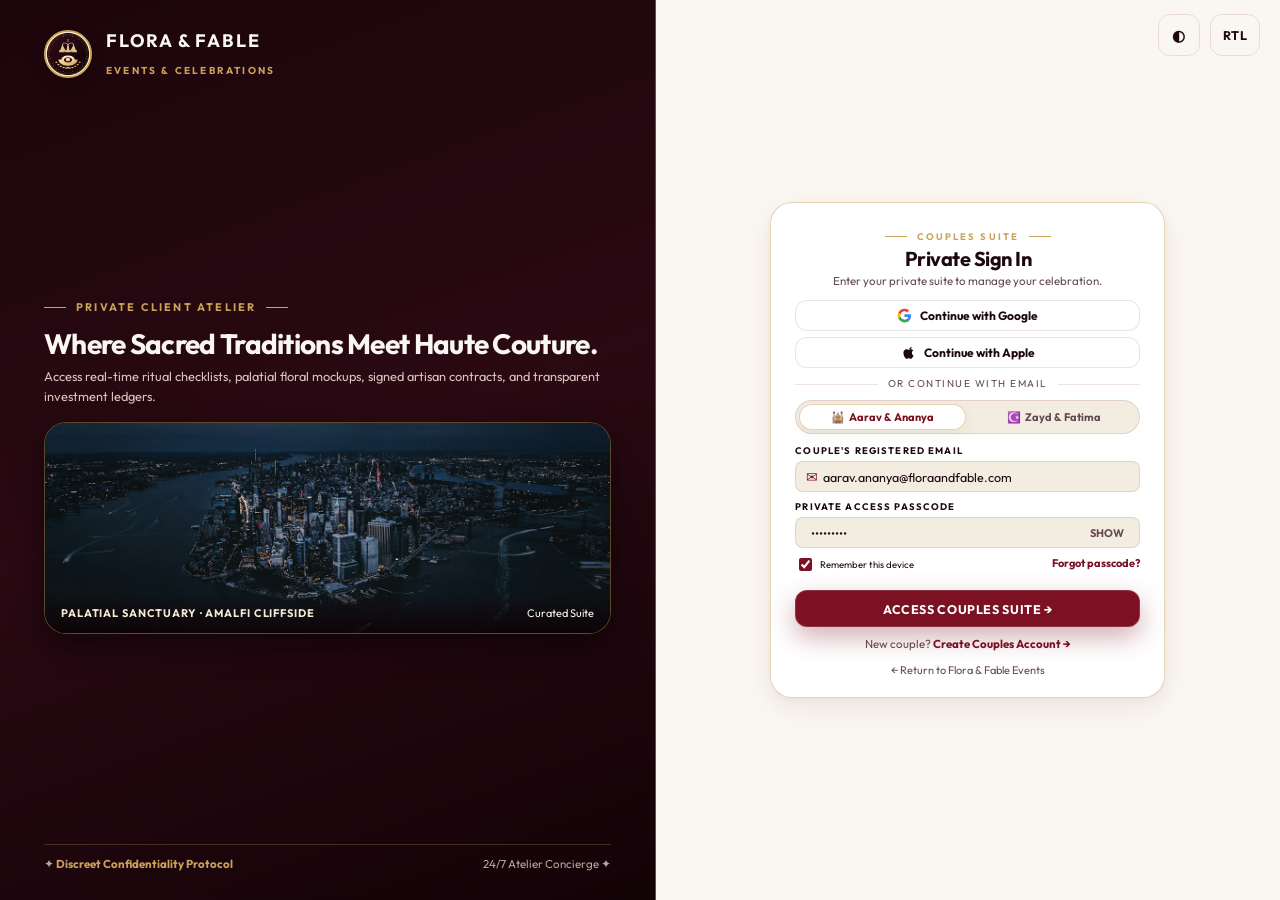
<file: login.html>
<!DOCTYPE html>
<html lang="en">
<head>
  <meta charset="utf-8" />
  <meta content="width=device-width, initial-scale=1.0" name="viewport" />
  <title>Couples Login | Flora &amp; Fable Events &mdash; Luxury Weddings &amp; Celebrations</title>
  <meta content="Sign in to your private Flora &amp; Fable couples suite to review wedding checklists, Hindu Vivah or Muslim Nikah rituals, vendor contracts, and planning timelines." name="description" />
  
  <link rel="icon" href="assets/images/logo.jpg" type="image/jpeg" />
  <link href="assets/css/style.css?v=13.0" rel="stylesheet" />
  <style>
    html, body {
      margin: 0;
      padding: 0;
      height: 100vh;
      max-height: 100vh;
      overflow: hidden !important;
      background: var(--bg);
    }
    /* Split-Screen Layout: Fixed Non-Scrolling Screen */
    .auth-split-wrapper {
      display: grid;
      grid-template-columns: 1.05fr 1fr;
      height: 100vh;
      max-height: 100vh;
      overflow: hidden;
      background: var(--bg);
    }
    @media (max-width: 960px) {
      .auth-split-wrapper {
        grid-template-columns: 1fr;
      }
      .auth-left-showcase {
        display: none;
      }
    }

    /* LEFT COLUMN: Luxury Editorial Showcase */
    .auth-left-showcase {
      height: 100vh;
      max-height: 100vh;
      overflow: hidden;
      background: linear-gradient(160deg, #1C050B 0%, #2A0913 50%, #120307 100%);
      color: #FAF7F2;
      padding: clamp(20px, 3vh, 36px) clamp(26px, 3.5vw, 44px);
      display: flex;
      flex-direction: column;
      justify-content: space-between;
      border-inline-end: 1.5px solid var(--line-accent);
      box-sizing: border-box;
      position: relative;
    }

    .showcase-header {
      display: flex;
      align-items: center;
      gap: 14px;
    }
    .showcase-header .brand-logo-wrap {
      width: 48px;
      height: 48px;
      border: 2px solid var(--champagne);
      border-radius: 50%;
      overflow: hidden;
      background: #FFFFFF;
      box-shadow: 0 4px 14px rgba(0,0,0,0.3);
      flex-shrink: 0;
    }
    .showcase-header .brand-logo-wrap img {
      width: 100%;
      height: 100%;
      object-fit: cover;
    }
    .showcase-header strong {
      font-size: 18px;
      color: #FAF7F2;
      letter-spacing: 0.1em;
      display: block;
      font-family: var(--font-serif);
    }
    .showcase-header small {
      font-size: 10px;
      color: var(--champagne);
      letter-spacing: 0.22em;
      text-transform: uppercase;
      font-weight: 700;
    }

    .showcase-main-content {
      display: flex;
      flex-direction: column;
      gap: clamp(10px, 1.8vh, 16px);
      margin: auto 0;
    }

    .showcase-visual-frame {
      position: relative;
      border-radius: var(--radius-lg);
      overflow: hidden;
      border: 1.5px solid rgba(203, 162, 88, 0.45);
      box-shadow: 0 12px 32px rgba(0,0,0,0.45);
      background: #000;
    }
    .showcase-visual-frame img {
      width: 100%;
      height: clamp(160px, 24vh, 210px);
      object-fit: cover;
      display: block;
      transition: transform 0.6s ease;
    }
    .showcase-visual-frame:hover img {
      transform: scale(1.03);
    }
    .showcase-frame-caption {
      position: absolute;
      bottom: 0;
      left: 0;
      right: 0;
      padding: 10px 16px;
      background: linear-gradient(180deg, transparent 0%, rgba(14, 3, 7, 0.94) 100%);
      display: flex;
      justify-content: space-between;
      align-items: center;
      font-size: 11px;
      color: #FAF7F2;
    }
    .showcase-frame-caption strong {
      color: var(--champagne-light);
      letter-spacing: 0.08em;
      text-transform: uppercase;
      font-size: 11px;
    }

    .showcase-typography h2 {
      font-size: clamp(20px, 2.2vw, 28px);
      line-height: 1.25;
      color: #FAF7F2;
      margin: 0 0 6px;
    }
    .showcase-typography p {
      color: #D8C4BC;
      font-size: clamp(12px, 1vw, 13.5px);
      line-height: 1.5;
      margin: 0;
    }

    .showcase-footer {
      border-top: 1px solid rgba(203, 162, 88, 0.25);
      padding-top: 10px;
      font-size: 11.5px;
      color: #B8A49C;
      display: flex;
      justify-content: space-between;
      align-items: center;
    }
    .showcase-footer strong {
      color: var(--champagne);
    }

    /* RIGHT COLUMN: Authentication Form */
    .auth-right-container {
      height: 100vh;
      max-height: 100vh;
      overflow: hidden;
      display: flex;
      justify-content: center;
      align-items: center;
      padding: clamp(8px, 1.8vh, 20px) clamp(16px, 2.5vw, 36px);
      position: relative;
      box-sizing: border-box;
      background: var(--bg);
    }
    .login-tools {
      position: absolute;
      top: 14px;
      inset-inline-end: 20px;
      display: flex;
      gap: 10px;
      z-index: 20;
    }
    .auth-card {
      width: 100%;
      max-width: 395px;
      background: var(--paper);
      border: 1.5px solid var(--line-accent);
      border-radius: var(--radius-lg);
      padding: clamp(14px, 1.8vh, 20px) clamp(16px, 2vw, 24px);
      box-shadow: 0 10px 30px rgba(123, 17, 35, 0.08), 0 2px 8px rgba(0,0,0,0.04);
      box-sizing: border-box;
      margin: auto;
    }

    /* Social OAuth Buttons */
    .oauth-group {
      display: flex;
      flex-direction: column;
      gap: 6px;
      margin-bottom: 8px;
    }
    .oauth-btn {
      width: 100%;
      display: flex;
      align-items: center;
      justify-content: center;
      gap: 8px;
      padding: 7px 12px;
      border-radius: var(--radius-md);
      border: 1.5px solid var(--line);
      background: var(--paper);
      color: var(--ink);
      font-size: 12px;
      font-weight: 700;
      cursor: pointer;
      transition: all 0.25s ease;
      font-family: var(--font-main);
    }
    .oauth-btn:hover {
      background: var(--bg-subtle);
      border-color: var(--rose);
      transform: translateY(-1px);
      box-shadow: var(--shadow-sm);
    }
    .oauth-btn svg {
      width: 15px;
      height: 15px;
      flex-shrink: 0;
    }

    .auth-divider {
      display: flex;
      align-items: center;
      text-align: center;
      margin: 8px 0;
      color: var(--muted);
      font-size: 10px;
      text-transform: uppercase;
      letter-spacing: 0.15em;
    }
    .auth-divider::before, .auth-divider::after {
      content: '';
      flex: 1;
      border-bottom: 1px solid var(--line);
    }
    .auth-divider span {
      padding: 0 10px;
    }

    /* Quick Suite Selector */
    .suite-switcher {
      display: flex;
      gap: 6px;
      margin-bottom: 9px;
      padding: 3px;
      background: var(--bg-subtle);
      border-radius: var(--radius-pill);
      border: 1px solid var(--line);
    }
    .suite-btn {
      flex: 1;
      padding: 5px 8px;
      border: none;
      background: transparent;
      border-radius: var(--radius-pill);
      font-size: 11px;
      font-weight: 700;
      color: var(--muted);
      cursor: pointer;
      transition: all 0.25s ease;
      display: flex;
      align-items: center;
      justify-content: center;
      gap: 4px;
    }
    .suite-btn.active {
      background: var(--paper);
      color: var(--rose);
      box-shadow: var(--shadow-sm);
      border: 1px solid var(--line-accent);
    }

    .auth-form label {
      display: block;
      font-size: 9.5px;
      font-weight: 700;
      letter-spacing: 0.12em;
      text-transform: uppercase;
      color: var(--ink);
      margin-bottom: 3px;
    }
    .input-wrap {
      display: flex;
      align-items: center;
      border: 1.5px solid var(--line);
      border-radius: var(--radius-sm);
      background: var(--bg-subtle);
      padding: 0 10px;
      margin-bottom: 7px;
      transition: border-color 0.25s ease;
    }
    .input-wrap:focus-within {
      border-color: var(--rose);
      box-shadow: 0 0 10px var(--rose-glow);
    }
    .input-wrap input {
      flex: 1;
      border: none;
      background: transparent;
      padding: 6.5px 5px;
      font-size: 12.5px;
      color: var(--ink);
      outline: none;
      font-family: var(--font-main);
    }
    .password-toggle {
      color: var(--muted);
      font-size: 11px;
      padding: 3px 5px;
      cursor: pointer;
      background: none;
      border: none;
      font-weight: 700;
    }
    .password-toggle:hover {
      color: var(--rose);
    }
    .auth-submit {
      width: 100%;
      margin-top: 4px;
      padding: 9.5px 16px;
      font-size: 12.5px;
      font-weight: 700;
    }

    /* Dark Mode Auth Card & Controls */
    body.dark .auth-card {
      background: #1B060C;
      border-color: rgba(203, 162, 88, 0.35);
      box-shadow: 0 16px 40px rgba(0, 0, 0, 0.7);
    }
    body.dark .auth-card h1 {
      color: #FAF7F2;
    }
    body.dark .auth-card label {
      color: #FAF7F2;
    }
    body.dark .oauth-btn {
      background: #140408;
      border-color: rgba(203, 162, 88, 0.28);
      color: #FAF7F2;
    }
    body.dark .oauth-btn:hover {
      background: #230810;
      border-color: var(--champagne);
    }
    body.dark .suite-switcher {
      background: #140408;
      border-color: rgba(203, 162, 88, 0.25);
    }
    body.dark .suite-btn {
      color: #E8D4DC;
      font-weight: 600;
    }
    body.dark .suite-btn.active {
      background: #3B0E1B;
      color: #FFF9E8;
      border: 1px solid #E5C170;
      font-weight: 700;
      box-shadow: 0 2px 8px rgba(0, 0, 0, 0.4);
    }
    body.dark .input-wrap {
      background: #140408;
      border-color: rgba(203, 162, 88, 0.3);
    }
    body.dark .input-wrap input {
      color: #FAF7F2;
    }
  </style>
</head>
<body id="top">

  <div class="auth-split-wrapper">
    
    <!-- LEFT SIDE: SCROLLABLE LUXURY SHOWCASE -->
    <aside class="auth-left-showcase" aria-label="Royal Celebrations Showcase">
      <div class="showcase-header">
        <a class="brand-logo-wrap" href="index.html">
          <img src="assets/images/logo.jpg" alt="Flora &amp; Fable Events Logo" />
        </a>
        <div>
          <strong>FLORA &amp; FABLE</strong>
          <small>EVENTS &amp; CELEBRATIONS</small>
        </div>
      </div>

      <div class="showcase-main-content">
        <div class="showcase-typography">
          <span class="eyebrow" style="color:var(--champagne); font-size:11px; letter-spacing:0.2em; justify-content:flex-start;">PRIVATE CLIENT ATELIER</span>
          <h2>Where Sacred Traditions Meet Haute Couture.</h2>
          <p>Access real-time ritual checklists, palatial floral mockups, signed artisan contracts, and transparent investment ledgers.</p>
        </div>

        <div class="showcase-visual-frame">
          <img src="assets/images/unique/login-showcase.jpg" alt="Palatial cliffside luxury celebration sanctuary" />
          <div class="showcase-frame-caption">
            <strong>Palatial Sanctuary &middot; Amalfi Cliffside</strong>
            <span>Curated Suite</span>
          </div>
        </div>
      </div>

      <div class="showcase-footer">
        <span>&#10022; <strong>Discreet Confidentiality Protocol</strong></span>
        <span>24/7 Atelier Concierge &#10022;</span>
      </div>
    </aside>

    <!-- RIGHT SIDE: AUTHENTICATION FORM -->
    <main class="auth-right-container">
      <div class="login-tools">
        <button aria-label="Toggle theme" class="iconbtn" id="themeToggle" title="Toggle Theme">&#9679;�</button>
        <button aria-label="Toggle RTL" class="iconbtn" id="rtlToggle" title="Toggle RTL">RTL</button>
      </div>

      <article class="auth-card">
        <div style="text-align:center; margin-bottom:10px;">
          <span class="eyebrow" style="color:var(--champagne); margin-bottom:2px; font-size:9.5px;">COUPLES SUITE</span>
          <h1 style="font-size:20px; margin:2px 0 1px;">Private Sign In</h1>
          <p style="font-size:11.5px; color:var(--muted); margin:0;">Enter your private suite to manage your celebration.</p>
        </div>

        <!-- Continue with Google & Apple (NO LOCK ICON) -->
        <div class="oauth-group">
          <button class="oauth-btn" id="btnGoogleLogin" type="button">
            <svg viewBox="0 0 24 24">
              <path fill="#4285F4" d="M22.56 12.25c0-.78-.07-1.53-.2-2.25H12v4.26h5.92c-.26 1.37-1.04 2.53-2.21 3.31v2.77h3.57c2.08-1.92 3.28-4.74 3.28-8.09z"/>
              <path fill="#34A853" d="M12 23c2.97 0 5.46-.98 7.28-2.66l-3.57-2.77c-.98.66-2.23 1.06-3.71 1.06-2.86 0-5.29-1.93-6.16-4.53H2.18v2.84C3.99 20.53 7.7 23 12 23z"/>
              <path fill="#FBBC05" d="M5.84 14.09c-.22-.66-.35-1.36-.35-2.09s.13-1.43.35-2.09V7.06H2.18C1.43 8.55 1 10.22 1 12s.43 3.45 1.18 4.94l2.85-2.22.81-.63z"/>
              <path fill="#EA4335" d="M12 5.38c1.62 0 3.06.56 4.21 1.64l3.15-3.15C17.45 2.09 14.97 1 12 1 7.7 1 3.99 3.47 2.18 7.06l3.66 2.84c.87-2.6 3.3-4.52 6.16-4.52z"/>
            </svg>
            <span>Continue with Google</span>
          </button>

          <button class="oauth-btn" id="btnAppleLogin" type="button">
            <svg viewBox="0 0 24 24" fill="currentColor">
              <path d="M18.71 19.5c-.83 1.24-1.71 2.45-3.05 2.47-1.34.03-1.77-.79-3.29-.79-1.53 0-2 .77-3.27.82-1.31.05-2.3-1.32-3.14-2.53C4.25 17 2.94 12.45 4.7 9.39c.87-1.52 2.43-2.48 4.12-2.51 1.28-.02 2.5.87 3.29.87.78 0 2.26-1.07 3.81-.91.65.03 2.47.26 3.64 1.98-.09.06-2.17 1.28-2.15 3.81.03 3.02 2.65 4.03 2.68 4.04-.03.07-.42 1.44-1.38 2.83M15.97 6.47c.68-.82 1.13-1.96 1.01-3.1-.98.04-2.16.65-2.85 1.47-.61.71-1.14 1.88-1 3 .01 0 .04 0 .07 0 1.06 0 2.1-.56 2.77-1.37z"/>
            </svg>
            <span>Continue with Apple</span>
          </button>
        </div>

        <div class="auth-divider">
          <span>or continue with email</span>
        </div>

        <!-- Quick Demo Switcher -->
        <div class="suite-switcher" role="tablist" aria-label="Demo Celebration Suites">
          <button class="suite-btn active" id="btnHindu" type="button" role="tab" aria-selected="true">
            <span>&#128333;&#65039;</span> <span>Aarav &amp; Ananya</span>
          </button>
          <button class="suite-btn" id="btnMuslim" type="button" role="tab" aria-selected="false">
            <span>&#9770;&#65039;</span> <span>Zayd &amp; Fatima</span>
          </button>
        </div>

        <!-- Email & Passcode Form (LOCK ICON REMOVED) -->
        <form class="auth-form" id="loginForm">
          <label for="email">Couple's Registered Email</label>
          <div class="input-wrap">
            <span style="color:var(--rose); font-size:14px;">&#9993;</span>
            <input autocomplete="email" id="email" placeholder="aarav.ananya@floraandfable.com" required="" type="email" value="aarav.ananya@floraandfable.com" />
          </div>

          <label for="password">Private Access Passcode</label>
          <div class="input-wrap">
            <input autocomplete="current-password" id="password" minlength="4" placeholder="Enter private passcode" required="" type="password" value="vivah2027" />
            <button aria-label="Toggle password visibility" class="password-toggle" id="showPassword" type="button">SHOW</button>
          </div>

          <div style="display:flex; justify-content:space-between; font-size:11px; margin-bottom:9px;">
            <label style="display:flex; align-items:center; gap:5px; font-weight:normal; cursor:pointer; text-transform:none; letter-spacing:normal;">
              <input type="checkbox" checked style="accent-color:var(--rose);" /> Remember this device
            </label>
            <a href="#" style="color:var(--rose); font-weight:700;" onclick="toast('Passcode reminder sent to registered concierge email.'); return false;">
              Forgot passcode?
            </a>
          </div>

          <button class="btn btn-primary auth-submit" type="submit" style="border-radius:var(--radius-md);">
            Access Couples Suite &rarr;
          </button>
        </form>

        <p style="text-align:center; font-size:11.5px; margin-top:8px; margin-bottom:2px;">
          New couple? <a href="signup.html" style="color:var(--rose); font-weight:700;">Create Couples Account &rarr;</a>
        </p>
        <p style="text-align:center; margin:0;">
          <a href="index.html" style="font-size:11px; color:var(--muted);">&larr; Return to Flora &amp; Fable Events</a>
        </p>
      </article>
    </main>

  </div>

  <div class="toast" id="toast" role="status"></div>
  <script src="assets/js/app.js?v=13.0"></script>
  <script>
    const btnHindu = document.getElementById('btnHindu');
    const btnMuslim = document.getElementById('btnMuslim');
    const emailInput = document.getElementById('email');
    const pwdInput = document.getElementById('password');

    btnHindu?.addEventListener('click', () => {
      btnHindu.classList.add('active');
      btnMuslim.classList.remove('active');
      emailInput.value = 'aarav.ananya@floraandfable.com';
      pwdInput.value = 'vivah2027';
      try {
        localStorage.setItem('ff-couple-names', 'Aarav & Ananya');
        localStorage.setItem('ff-tradition', 'Hindu Vivah');
        localStorage.setItem('ff-venue', 'Udaipur City Palace');
      } catch {}
    });

    btnMuslim?.addEventListener('click', () => {
      btnMuslim.classList.add('active');
      btnHindu.classList.remove('active');
      emailInput.value = 'zayd.fatima@floraandfable.com';
      pwdInput.value = 'nikah2027';
      try {
        localStorage.setItem('ff-couple-names', 'Zayd & Fatima');
        localStorage.setItem('ff-tradition', 'Muslim Nikah & Walima');
        localStorage.setItem('ff-venue', 'Taj Falaknuma Palace, Hyderabad');
      } catch {}
    });

    // Password visibility toggle
    const pwdBtn = document.getElementById('showPassword');
    pwdBtn?.addEventListener('click', () => {
      const isPwd = pwdInput.type === 'password';
      pwdInput.type = isPwd ? 'text' : 'password';
      pwdBtn.textContent = isPwd ? 'HIDE' : 'SHOW';
    });

    // Google & Apple OAuth Handlers
    document.getElementById('btnGoogleLogin')?.addEventListener('click', () => {
      toast('Authenticating with Google Accounts...');
      setTimeout(() => {
        try {
          localStorage.setItem('celestia-signed-in', 'yes');
          localStorage.setItem('ff-couple-names', 'Aarav & Ananya');
          localStorage.setItem('ff-tradition', 'Hindu Vivah');
          localStorage.setItem('ff-venue', 'Udaipur City Palace');
        } catch {}
        window.location.href = 'dashboard.html';
      }, 900);
    });

    document.getElementById('btnAppleLogin')?.addEventListener('click', () => {
      toast('Authenticating with Apple ID...');
      setTimeout(() => {
        try {
          localStorage.setItem('celestia-signed-in', 'yes');
          localStorage.setItem('ff-couple-names', 'Zayd & Fatima');
          localStorage.setItem('ff-tradition', 'Muslim Nikah & Walima');
          localStorage.setItem('ff-venue', 'Taj Falaknuma Palace, Hyderabad');
        } catch {}
        window.location.href = 'dashboard.html';
      }, 900);
    });

    // Form submit
    document.getElementById('loginForm')?.addEventListener('submit', (e) => {
      e.preventDefault();
      try {
        localStorage.setItem('celestia-signed-in', 'yes');
        if (!localStorage.getItem('ff-couple-names')) {
          localStorage.setItem('ff-couple-names', btnMuslim.classList.contains('active') ? 'Zayd & Fatima' : 'Aarav & Ananya');
        }
      } catch {}
      toast('Identity verified. Entering your Couples Suite...');
      setTimeout(() => {
        window.location.href = 'dashboard.html';
      }, 800);
    });
  </script>
</body>
</html>
</file>
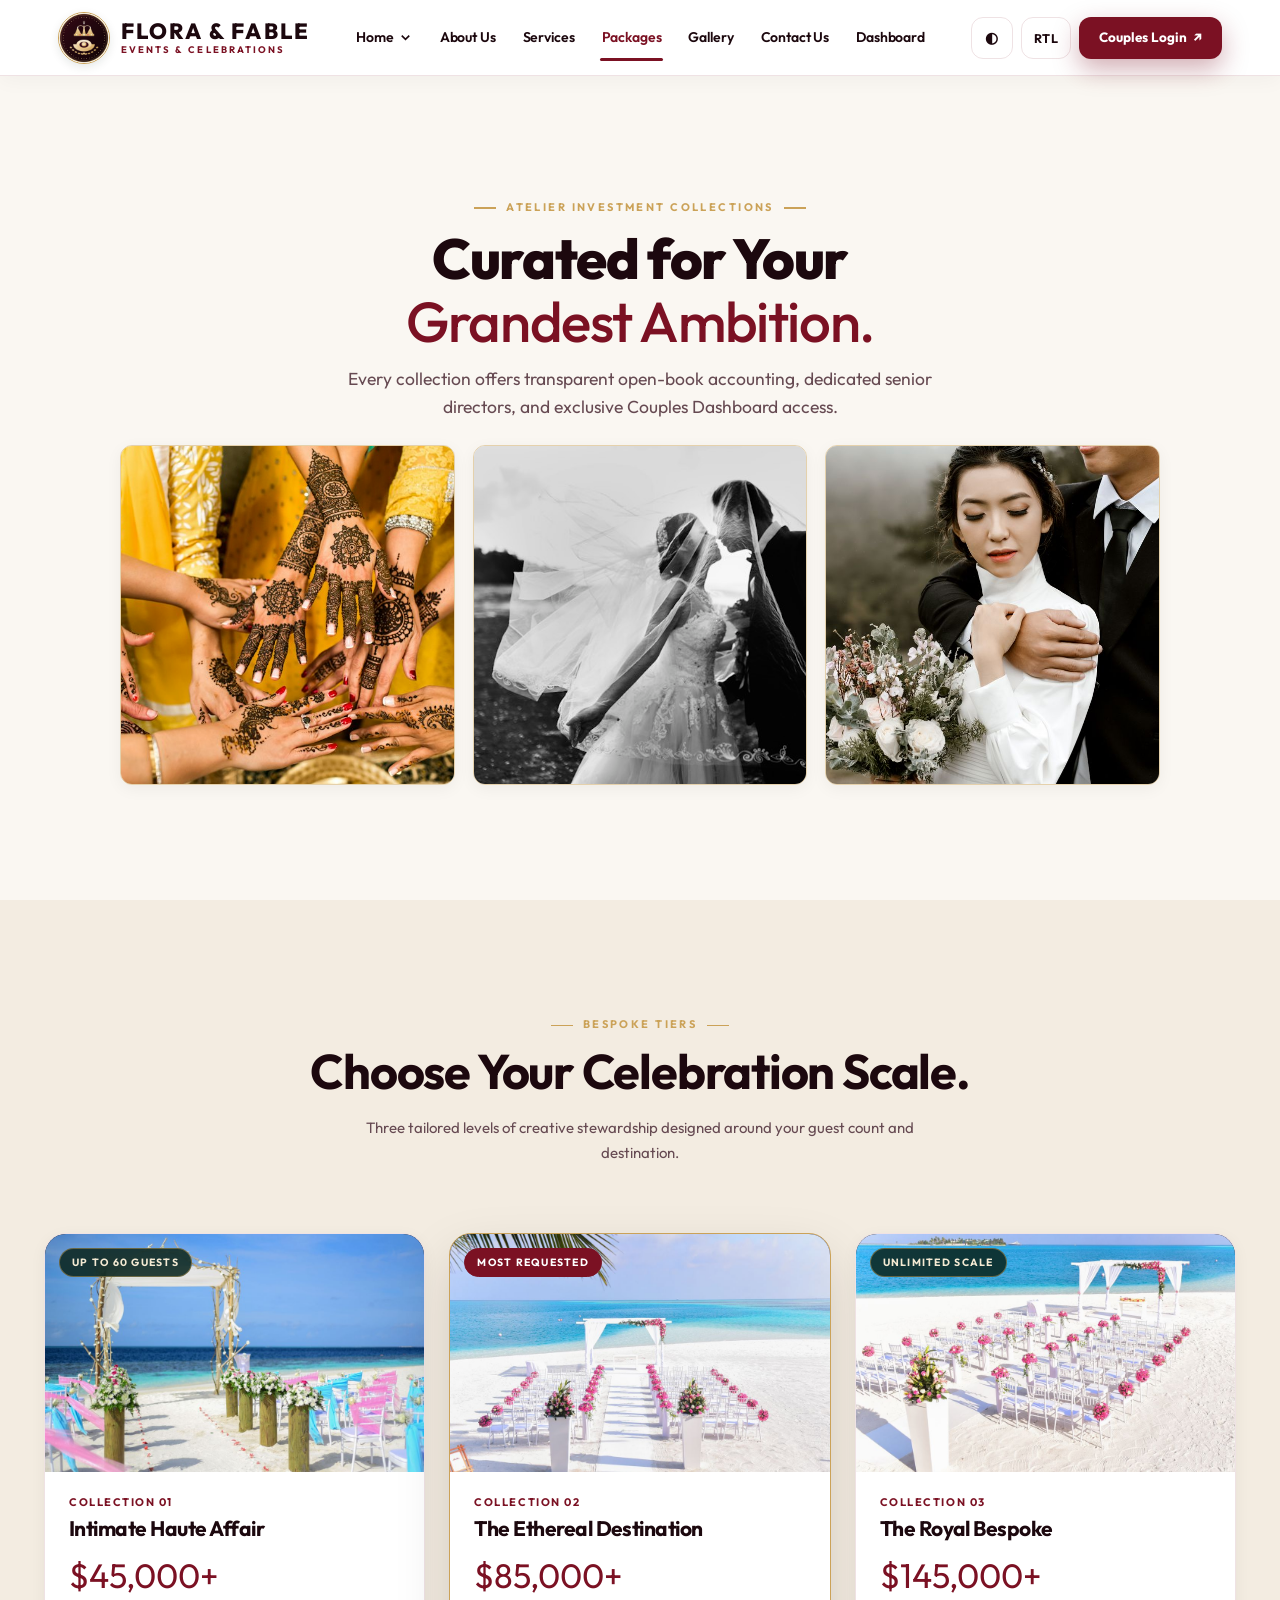
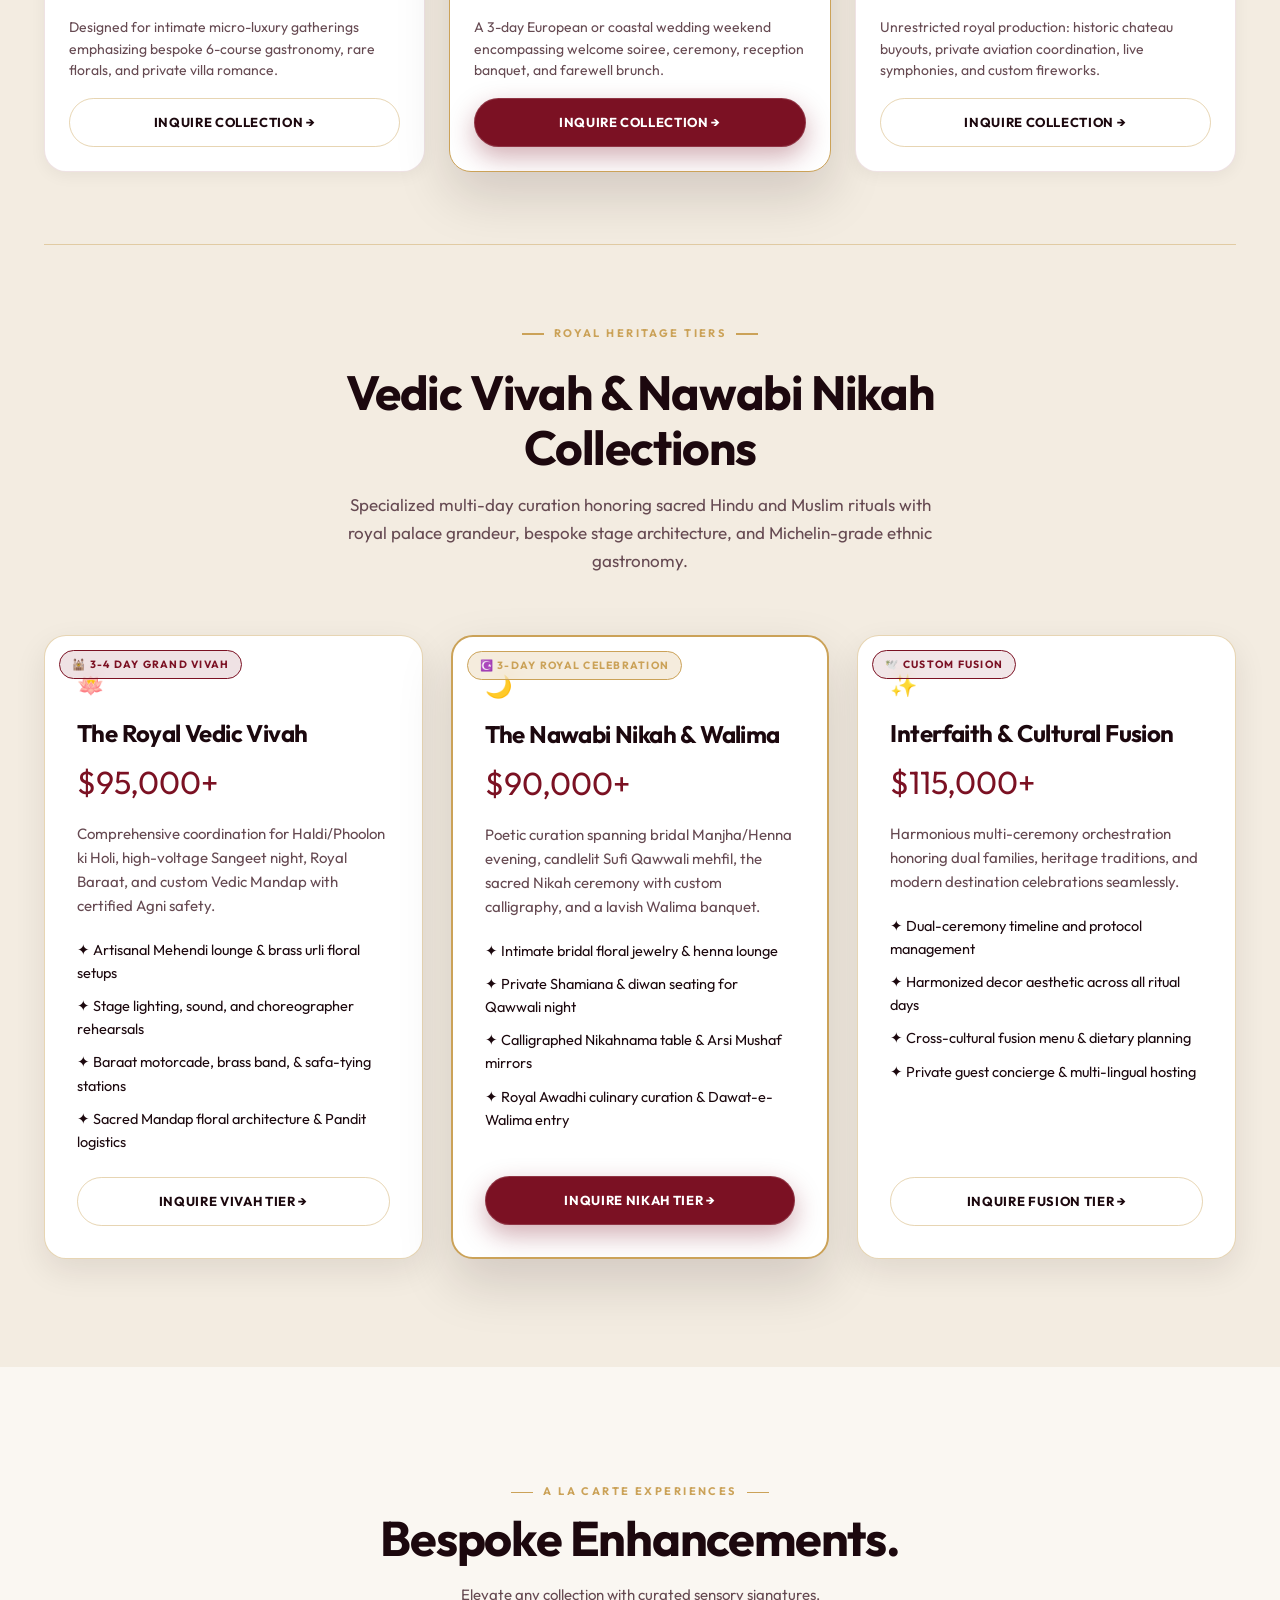
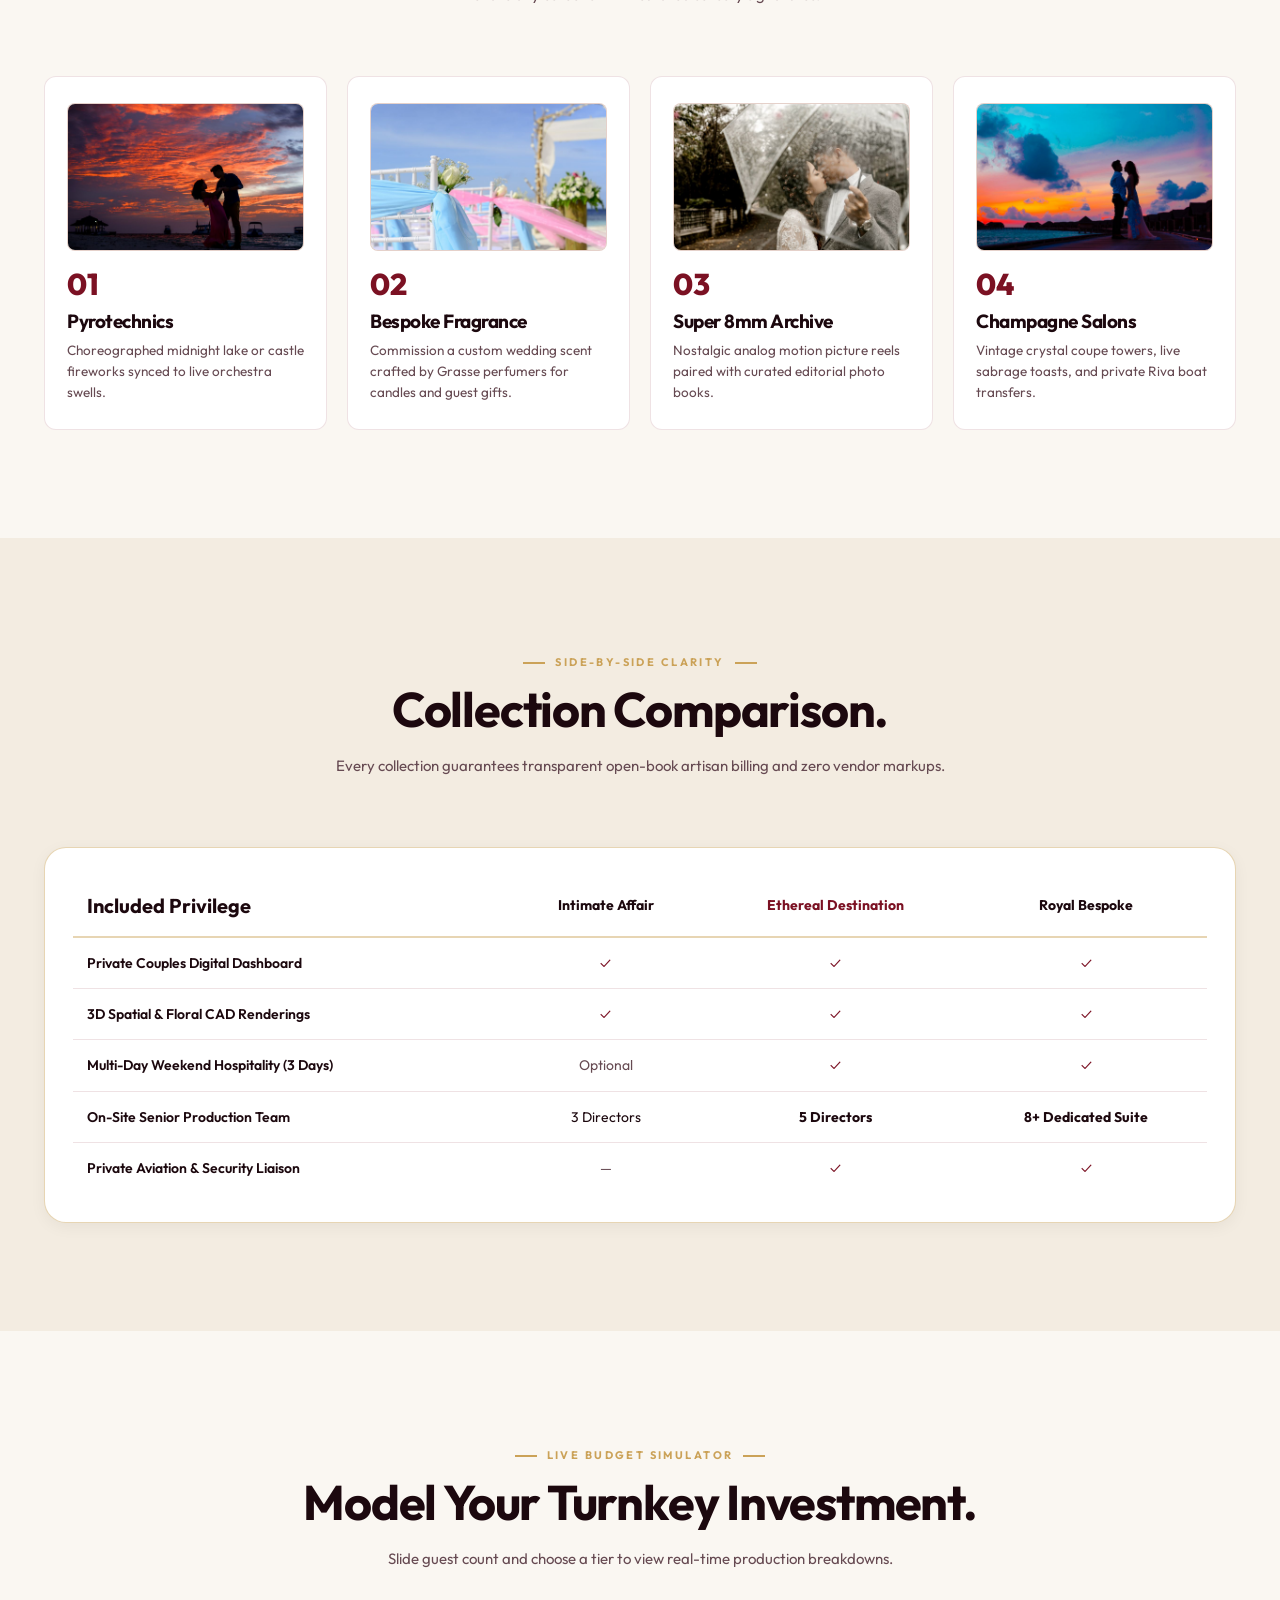
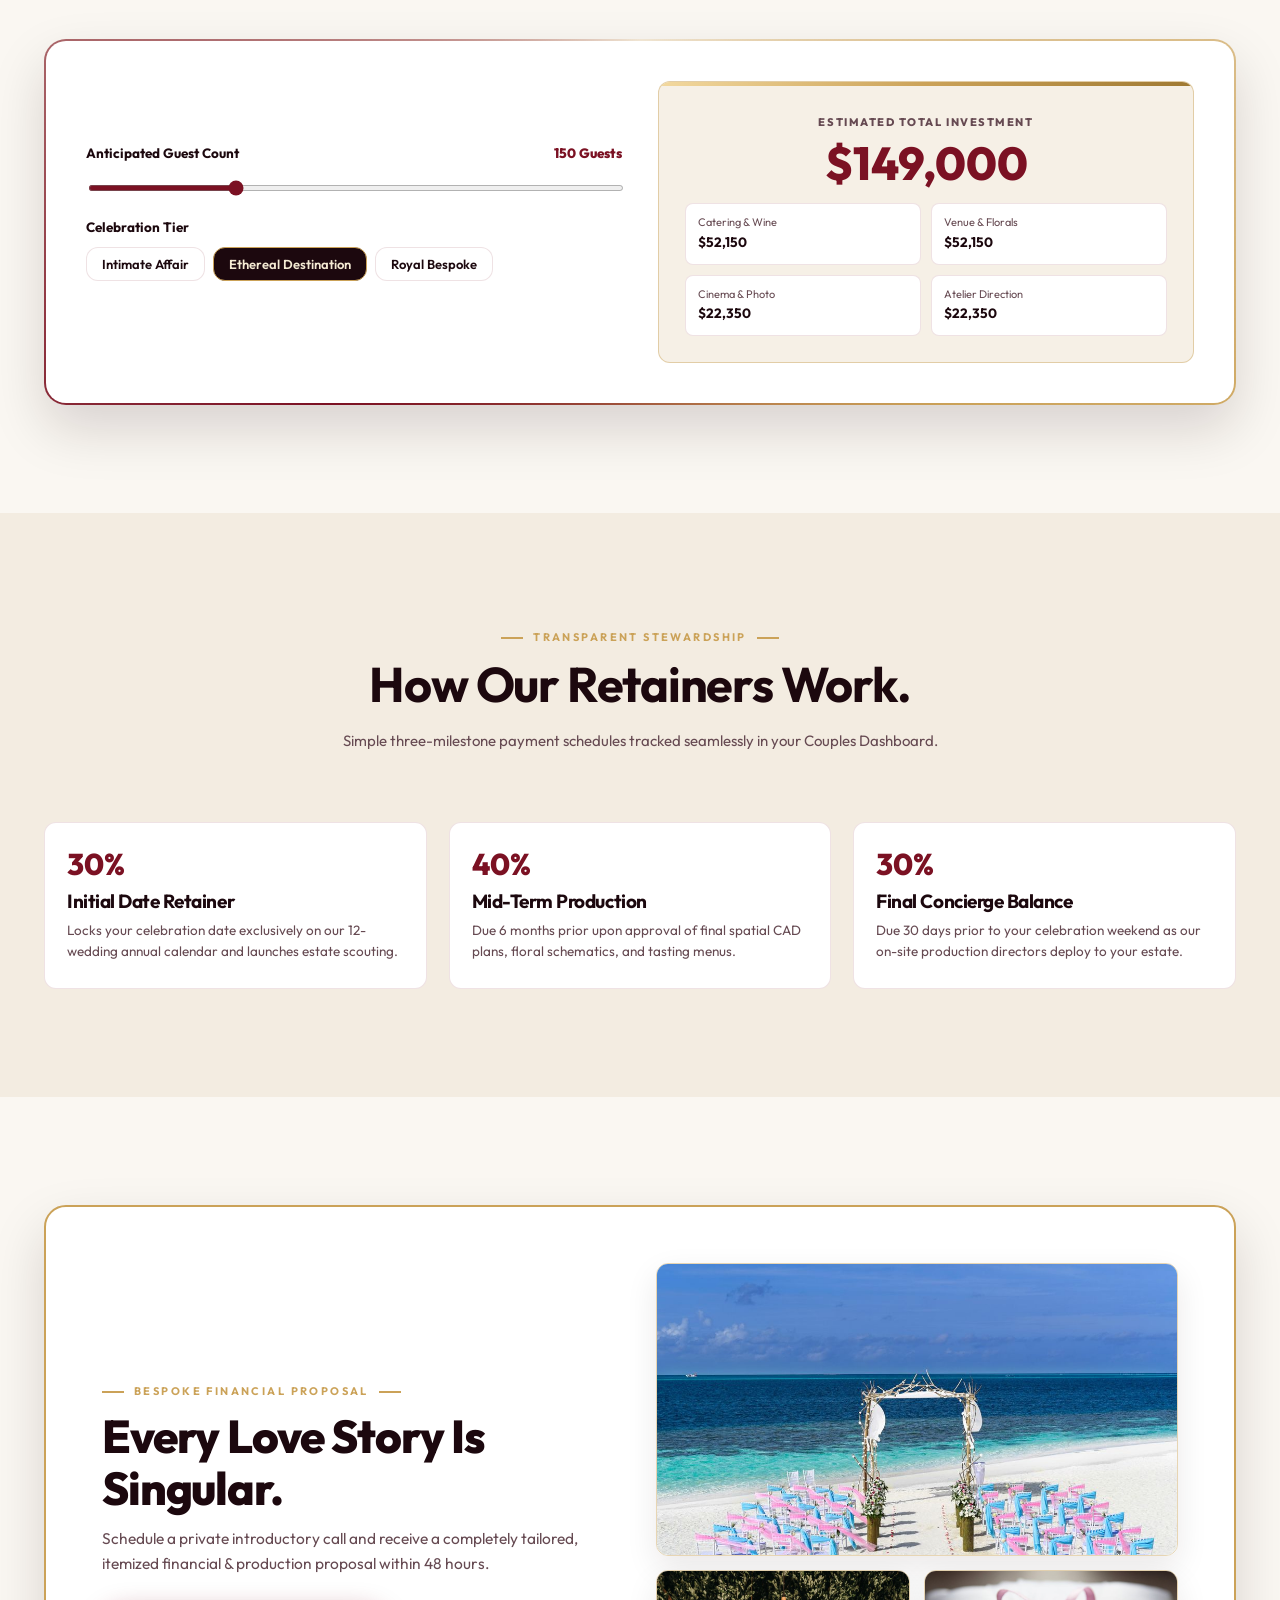
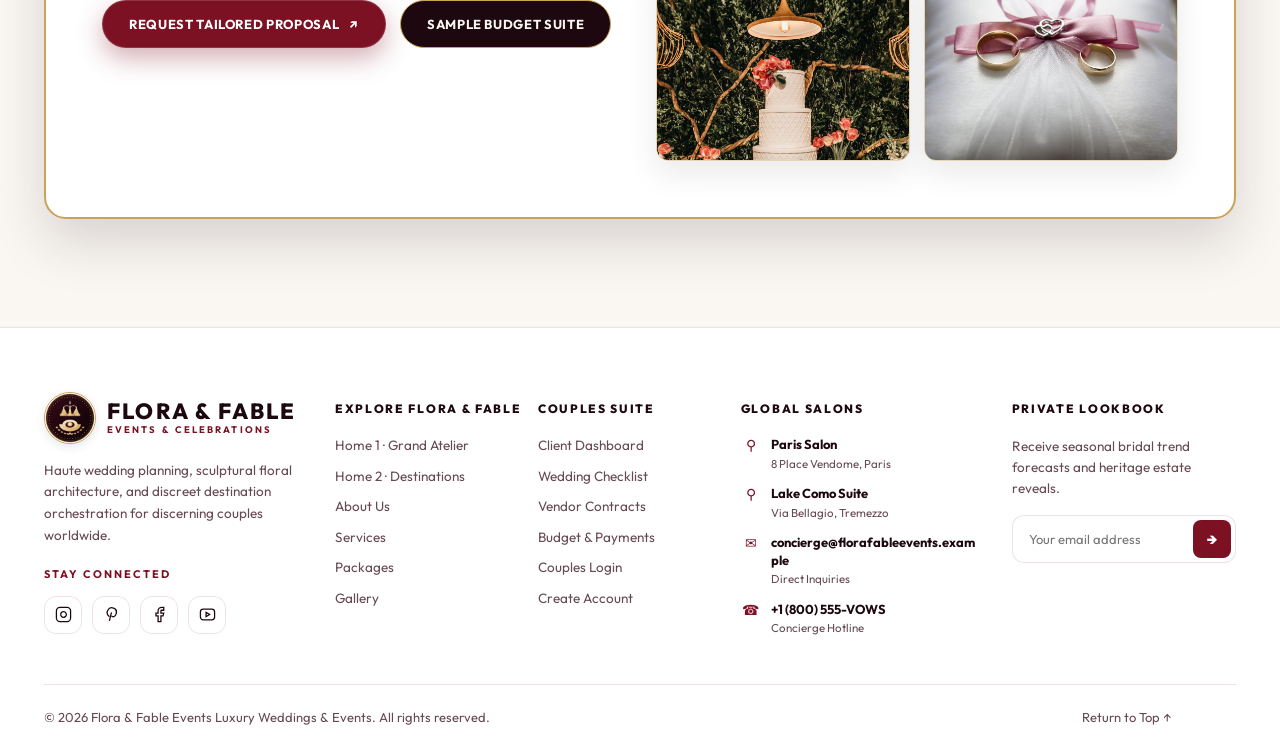
<file: packages.html>
<!DOCTYPE html>
<html lang="en">
<head>
  <meta charset="utf-8" />
  <meta content="width=device-width, initial-scale=1.0" name="viewport" />
  <title>Packages | Flora & Fable Events &mdash; Luxury Weddings & Celebrations</title>
  <meta content="Explore our bespoke wedding collections: Intimate Haute Affair, The Ethereal Destination, and The Royal Bespoke by Flora &amp; Fable." name="description" />
  
  <link rel="icon" href="assets/images/logo.jpg" type="image/jpeg" />

  <link href="assets/css/style.css?v=13.0" rel="stylesheet" />
  <link href="assets/css/cta-hero-styles.css?v=13.0" rel="stylesheet" />
  <link href="assets/css/effects.css?v=13.0" rel="stylesheet" />
</head>
<body class="site-page page-packages" id="top">

<header class="header">
    <a aria-label="Flora & Fable Events, go to home" class="brand" href="index.html">
      <div class="brand-logo-wrap">
        <img src="assets/images/logo.jpg" alt="Flora & Fable Events Logo" class="brand-logo-img" />
      </div>
      <div class="brand-type">
        <strong>FLORA &amp; FABLE</strong>
        <small>EVENTS &amp; CELEBRATIONS</small>
      </div>
    </a>
    <nav aria-label="Main navigation" class="nav">
      <div class="dropdown">
        <a aria-label="Home menu" class="nav-home" href="index.html">Home <svg aria-hidden="true" class="nav-chevron" fill="none" height="15" stroke="currentColor" stroke-width="2.6" viewBox="0 0 24 24" width="15"><path d="m6 9 6 6 6-6"/></svg></a>
        <div class="dropdown-menu">
          <a href="index.html"><span class="menu-tile-icon">&#8962;</span><span class="menu-tile-text"><strong>Home 1</strong><small>The Grand Atelier</small></span></a>
          <a href="home2.html"><span class="menu-tile-icon">&#10022;</span><span class="menu-tile-text"><strong>Home 2</strong><small>Destination Celebrations</small></span></a>
        </div>
      </div>
      <a href="about.html">About Us</a>
      <a href="services.html">Services</a>
      <a aria-current="page" class="active" href="packages.html">Packages</a>
      <a href="gallery.html">Gallery</a>
      <a href="contact.html">Contact Us</a>
      <a href="dashboard.html">Dashboard</a>
    </nav>
    <div class="nav-actions">
      <button aria-label="Toggle light or dark theme" class="iconbtn" id="themeToggle" title="Toggle Theme">&#9679;�</button>
      <button aria-label="Toggle right-to-left layout" class="iconbtn" id="rtlToggle" title="Toggle RTL">RTL</button>
      <a class="loginbtn" href="login.html"><span>Couples Login</span> <span class="btn-arrow">&#8599;</span></a>
      <button aria-label="Open navigation" class="hamburger" id="menuToggle">&#9776;</button>
    </div>
  </header>

  <main>
    <!-- SECTION 1: Unique Hero 5 (Triptych Salon Header) -->
    <section class="hero-packages" data-section="1">
      <div class="container">
        <span class="eyebrow reveal zoom-in">ATELIER INVESTMENT COLLECTIONS</span>
        <h1 class="reveal zoom-in">Curated for Your<br /><em>Grandest Ambition.</em></h1>
        <p class="reveal zoom-in" style="max-width:620px; margin:0 auto; font-size:17.5px;">Every collection offers transparent open-book accounting, dedicated senior directors, and exclusive Couples Dashboard access.</p>
        <div class="hero-packages-trio reveal zoom-in">
          <figure><img src="assets/images/unique/pkg-t1.jpg" alt="Intimate candlelit table detail" fetchpriority="high" /></figure>
          <figure><img src="assets/images/unique/pkg-t2.jpg" alt="Romantic outdoor bridal aisle" fetchpriority="high" /></figure>
          <figure><img src="assets/images/batch4/b41.jpg" alt="Opulent ballroom reception glow" fetchpriority="high" /></figure>
        </div>
      </div>
    </section>

    <!-- SECTION 2: The Three Signature Collections -->
    <section class="section soft" data-section="2">
      <div class="container">
        <div class="section-heading reveal">
          <span class="eyebrow">BESPOKE TIERS</span>
          <h2>Choose Your Celebration Scale.</h2>
          <p>Three tailored levels of creative stewardship designed around your guest count and destination.</p>
        </div>

        <div class="cards-grid">
          <article class="feature-card reveal slide-left">
            <div class="visual">
              <span class="badge">Up to 60 Guests</span>
              <img src="assets/images/batch4/b18.jpg" alt="Intimate micro-luxury villa celebration" loading="lazy" />
            </div>
            <div class="card-body">
              <span class="card-index">COLLECTION 01</span>
              <h3>Intimate Haute Affair</h3>
              <div style="font-family:var(--font-display); font-size:34px; color:var(--rose); margin-bottom:14px;">$45,000+</div>
              <p>Designed for intimate micro-luxury gatherings emphasizing bespoke 6-course gastronomy, rare florals, and private villa romance.</p>
              <a class="btn btn-outline" style="width:100%; margin-top:auto;" href="contact.html">Inquire Collection &rarr;</a>
            </div>
          </article>

          <article class="feature-card reveal zoom-in" style="border-color:var(--champagne); box-shadow:var(--shadow-lg);">
            <div class="visual">
              <span class="badge" style="background:var(--rose); color:#fff; border-color:var(--rose);">Most Requested</span>
              <img src="assets/images/batch4/b19.jpg" alt="Multi-day European destination weekend celebration" loading="lazy" />
            </div>
            <div class="card-body">
              <span class="card-index">COLLECTION 02</span>
              <h3>The Ethereal Destination</h3>
              <div style="font-family:var(--font-display); font-size:34px; color:var(--rose); margin-bottom:14px;">$85,000+</div>
              <p>A 3-day European or coastal wedding weekend encompassing welcome soiree, ceremony, reception banquet, and farewell brunch.</p>
              <a class="btn btn-primary" style="width:100%; margin-top:auto;" href="contact.html">Inquire Collection &rarr;</a>
            </div>
          </article>

          <article class="feature-card reveal slide-right">
            <div class="visual">
              <span class="badge">Unlimited Scale</span>
              <img src="assets/images/batch4/b17.jpg" alt="Grand royal palace buyout celebration" loading="lazy" />
            </div>
            <div class="card-body">
              <span class="card-index">COLLECTION 03</span>
              <h3>The Royal Bespoke</h3>
              <div style="font-family:var(--font-display); font-size:34px; color:var(--rose); margin-bottom:14px;">$145,000+</div>
              <p>Unrestricted royal production: historic chateau buyouts, private aviation coordination, live symphonies, and custom fireworks.</p>
              <a class="btn btn-outline" style="width:100%; margin-top:auto;" href="contact.html">Inquire Collection &rarr;</a>
            </div>
          </article>
        </div>

        <!-- Heritage Cultural Collections Sub-Tier (Hindu Vivah & Muslim Nikah) -->
        <div id="heritage-collections" style="margin-top:clamp(48px,6vw,72px); border-top:1px solid var(--line-accent); padding-top:clamp(48px,6vw,72px);">
          <div class="section-heading reveal" style="text-align:center; max-width:820px; margin:0 auto clamp(36px,5vw,60px);">
            <span class="eyebrow">ROYAL HERITAGE TIERS</span>
            <h2 style="font-size:clamp(32px,3.8vw,48px); margin:12px 0 16px;">Vedic Vivah &amp; Nawabi Nikah Collections</h2>
            <p style="color:var(--muted); font-size:17px; line-height:1.65;">Specialized multi-day curation honoring sacred Hindu and Muslim rituals with royal palace grandeur, bespoke stage architecture, and Michelin-grade ethnic gastronomy.</p>
          </div>

          <div class="cards-grid" style="display:grid; grid-template-columns:repeat(auto-fit, minmax(min(100%, 300px), 1fr)); gap:28px;">
          
          <article class="feature-card reveal slide-left" style="background:var(--paper); border:1.5px solid var(--line-accent); border-radius:var(--radius-lg); padding:32px; box-shadow:var(--shadow-md); display:flex; flex-direction:column; justify-content:space-between;">
            <div>
              <div style="display:flex; justify-content:space-between; align-items:center; margin-bottom:16px;">
                <span class="badge" style="background:var(--rose-soft); color:var(--rose); border:1px solid var(--rose);">&#128333;&#65039; 3-4 Day Grand Vivah</span>
                <span style="font-size:22px;">&#129719;</span>
              </div>
              <h3 style="font-size:24px; color:var(--ink); margin-bottom:10px;">The Royal Vedic Vivah</h3>
              <div style="font-family:var(--font-display); font-size:32px; color:var(--rose); margin-bottom:14px;">$95,000+</div>
              <p style="color:var(--muted); font-size:15px; line-height:1.6; margin-bottom:20px;">Comprehensive coordination for Haldi/Phoolon ki Holi, high-voltage Sangeet night, Royal Baraat, and custom Vedic Mandap with certified Agni safety.</p>
              <ul style="list-style:none; padding:0; margin:0 0 24px; display:flex; flex-direction:column; gap:10px; font-size:14.5px; color:var(--ink);">
                <li>&#10022; Artisanal Mehendi lounge &amp; brass urli floral setups</li>
                <li>&#10022; Stage lighting, sound, and choreographer rehearsals</li>
                <li>&#10022; Baraat motorcade, brass band, &amp; safa-tying stations</li>
                <li>&#10022; Sacred Mandap floral architecture &amp; Pandit logistics</li>
              </ul>
            </div>
            <a class="btn btn-outline" style="width:100%; text-align:center;" href="contact.html">Inquire Vivah Tier &rarr;</a>
          </article>

          <article class="feature-card reveal zoom-in" style="background:var(--paper); border:2px solid var(--champagne); border-radius:var(--radius-lg); padding:32px; box-shadow:var(--shadow-lg); display:flex; flex-direction:column; justify-content:space-between;">
            <div>
              <div style="display:flex; justify-content:space-between; align-items:center; margin-bottom:16px;">
                <span class="badge" style="background:rgba(203,162,88,0.2); color:var(--champagne); border:1px solid var(--champagne);">&#9770;&#65039; 3-Day Royal Celebration</span>
                <span style="font-size:22px;">&#127769;</span>
              </div>
              <h3 style="font-size:24px; color:var(--ink); margin-bottom:10px;">The Nawabi Nikah &amp; Walima</h3>
              <div style="font-family:var(--font-display); font-size:32px; color:var(--rose); margin-bottom:14px;">$90,000+</div>
              <p style="color:var(--muted); font-size:15px; line-height:1.6; margin-bottom:20px;">Poetic curation spanning bridal Manjha/Henna evening, candlelit Sufi Qawwali mehfil, the sacred Nikah ceremony with custom calligraphy, and a lavish Walima banquet.</p>
              <ul style="list-style:none; padding:0; margin:0 0 24px; display:flex; flex-direction:column; gap:10px; font-size:14.5px; color:var(--ink);">
                <li>&#10022; Intimate bridal floral jewelry &amp; henna lounge</li>
                <li>&#10022; Private Shamiana &amp; diwan seating for Qawwali night</li>
                <li>&#10022; Calligraphed Nikahnama table &amp; Arsi Mushaf mirrors</li>
                <li>&#10022; Royal Awadhi culinary curation &amp; Dawat-e-Walima entry</li>
              </ul>
            </div>
            <a class="btn btn-primary" style="width:100%; text-align:center;" href="contact.html">Inquire Nikah Tier &rarr;</a>
          </article>

          <article class="feature-card reveal slide-right" style="background:var(--paper); border:1.5px solid var(--line-accent); border-radius:var(--radius-lg); padding:32px; box-shadow:var(--shadow-md); display:flex; flex-direction:column; justify-content:space-between;">
            <div>
              <div style="display:flex; justify-content:space-between; align-items:center; margin-bottom:16px;">
                <span class="badge" style="background:rgba(123,17,35,0.1); color:var(--rose); border:1px solid var(--rose);">&#128330;&#65039; Custom Fusion</span>
                <span style="font-size:22px;">&#10024;</span>
              </div>
              <h3 style="font-size:24px; color:var(--ink); margin-bottom:10px;">Interfaith &amp; Cultural Fusion</h3>
              <div style="font-family:var(--font-display); font-size:32px; color:var(--rose); margin-bottom:14px;">$115,000+</div>
              <p style="color:var(--muted); font-size:15px; line-height:1.6; margin-bottom:20px;">Harmonious multi-ceremony orchestration honoring dual families, heritage traditions, and modern destination celebrations seamlessly.</p>
              <ul style="list-style:none; padding:0; margin:0 0 24px; display:flex; flex-direction:column; gap:10px; font-size:14.5px; color:var(--ink);">
                <li>&#10022; Dual-ceremony timeline and protocol management</li>
                <li>&#10022; Harmonized decor aesthetic across all ritual days</li>
                <li>&#10022; Cross-cultural fusion menu &amp; dietary planning</li>
                <li>&#10022; Private guest concierge &amp; multi-lingual hosting</li>
              </ul>
            </div>
            <a class="btn btn-outline" style="width:100%; text-align:center;" href="contact.html">Inquire Fusion Tier &rarr;</a>
          </article>
        </div>
      </div>
    </div>
  </section>

    <!-- SECTION 3: Couture Add-On Experiences -->
    <section class="section" data-section="3">
      <div class="container">
        <div class="section-heading reveal">
          <span class="eyebrow">A LA CARTE EXPERIENCES</span>
          <h2>Bespoke Enhancements.</h2>
          <p>Elevate any collection with curated sensory signatures.</p>
        </div>

        <div class="tiles-grid">
          <article class="tile reveal slide-left">
            <figure class="tile-photo"><img src="assets/images/batch4/b12.jpg" alt="Nighttime wedding fireworks celebration" loading="lazy" /></figure>
            <span class="tile-no">01</span><h3>Pyrotechnics</h3><p>Choreographed midnight lake or castle fireworks synced to live orchestra swells.</p>
          </article>
          <article class="tile reveal zoom-in">
            <figure class="tile-photo"><img src="assets/images/batch4/b23.jpg" alt="Blush heirloom garden roses" loading="lazy" /></figure>
            <span class="tile-no">02</span><h3>Bespoke Fragrance</h3><p>Commission a custom wedding scent crafted by Grasse perfumers for candles and guest gifts.</p>
          </article>
          <article class="tile reveal zoom-in">
            <figure class="tile-photo"><img src="assets/images/batch4/b42.jpg" alt="Joyful newlywed couple portrait in garden" loading="lazy" /></figure>
            <span class="tile-no">03</span><h3>Super 8mm Archive</h3><p>Nostalgic analog motion picture reels paired with curated editorial photo books.</p>
          </article>
          <article class="tile reveal slide-right">
            <figure class="tile-photo"><img src="assets/images/batch4/b10.jpg" alt="Crystal champagne tower toast" loading="lazy" /></figure>
            <span class="tile-no">04</span><h3>Champagne Salons</h3><p>Vintage crystal coupe towers, live sabrage toasts, and private Riva boat transfers.</p>
          </article>
        </div>
      </div>
    </section>

    <!-- SECTION 4: Feature Comparison Matrix -->
    <section class="section soft" data-section="4">
      <div class="container">
        <div class="section-heading reveal">
          <span class="eyebrow">SIDE-BY-SIDE CLARITY</span>
          <h2>Collection Comparison.</h2>
          <p>Every collection guarantees transparent open-book artisan billing and zero vendor markups.</p>
        </div>

        <div style="overflow-x:auto; background:var(--paper); border:1px solid var(--line-accent); border-radius:var(--radius-lg); padding:28px; box-shadow:var(--shadow-sm);">
          <table style="width:100%; border-collapse:collapse; font-size:14px; text-align:start;">
            <thead>
              <tr style="border-bottom:2px solid var(--line-accent);">
                <th style="padding:14px; text-align:start; font-family:var(--font-display); font-size:20px;">Included Privilege</th>
                <th style="padding:14px; text-align:center;">Intimate Affair</th>
                <th style="padding:14px; text-align:center; color:var(--rose);">Ethereal Destination</th>
                <th style="padding:14px; text-align:center;">Royal Bespoke</th>
              </tr>
            </thead>
            <tbody>
              <tr style="border-bottom:1px solid var(--line);">
                <td style="padding:14px; font-weight:600;">Private Couples Digital Dashboard</td>
                <td style="padding:14px; text-align:center; color:var(--rose);">&#10003;</td>
                <td style="padding:14px; text-align:center; color:var(--rose);">&#10003;</td>
                <td style="padding:14px; text-align:center; color:var(--rose);">&#10003;</td>
              </tr>
              <tr style="border-bottom:1px solid var(--line);">
                <td style="padding:14px; font-weight:600;">3D Spatial &amp; Floral CAD Renderings</td>
                <td style="padding:14px; text-align:center; color:var(--rose);">&#10003;</td>
                <td style="padding:14px; text-align:center; color:var(--rose);">&#10003;</td>
                <td style="padding:14px; text-align:center; color:var(--rose);">&#10003;</td>
              </tr>
              <tr style="border-bottom:1px solid var(--line);">
                <td style="padding:14px; font-weight:600;">Multi-Day Weekend Hospitality (3 Days)</td>
                <td style="padding:14px; text-align:center; color:var(--muted);">Optional</td>
                <td style="padding:14px; text-align:center; color:var(--rose);">&#10003;</td>
                <td style="padding:14px; text-align:center; color:var(--rose);">&#10003;</td>
              </tr>
              <tr style="border-bottom:1px solid var(--line);">
                <td style="padding:14px; font-weight:600;">On-Site Senior Production Team</td>
                <td style="padding:14px; text-align:center;">3 Directors</td>
                <td style="padding:14px; text-align:center; font-weight:700;">5 Directors</td>
                <td style="padding:14px; text-align:center; font-weight:700;">8+ Dedicated Suite</td>
              </tr>
              <tr>
                <td style="padding:14px; font-weight:600;">Private Aviation &amp; Security Liaison</td>
                <td style="padding:14px; text-align:center; color:var(--muted);">&mdash;</td>
                <td style="padding:14px; text-align:center; color:var(--rose);">&#10003;</td>
                <td style="padding:14px; text-align:center; color:var(--rose);">&#10003;</td>
              </tr>
            </tbody>
          </table>
        </div>
      </div>
    </section>

    <!-- SECTION 5: Interactive Investment Estimator -->
    <section class="section" data-section="5">
      <div class="container">
        <div class="section-heading reveal">
          <span class="eyebrow">LIVE BUDGET SIMULATOR</span>
          <h2>Model Your Turnkey Investment.</h2>
          <p>Slide guest count and choose a tier to view real-time production breakdowns.</p>
        </div>

        <div class="calc-box reveal zoom-in">
          <div class="calc-grid">
            <div>
              <div class="calc-control">
                <label for="calcGuests"><span>Anticipated Guest Count</span><span class="val-display" id="calcGuestsVal">150 Guests</span></label>
                <input class="calc-range" id="calcGuests" max="450" min="40" step="10" type="range" value="150" />
              </div>
              <div class="calc-control">
                <label><span>Celebration Tier</span></label>
                <div class="calc-pills">
                  <button class="calc-pill" data-tier="intimate" type="button">Intimate Affair</button>
                  <button class="calc-pill active" data-tier="grand" type="button">Ethereal Destination</button>
                  <button class="calc-pill" data-tier="royal" type="button">Royal Bespoke</button>
                </div>
              </div>
            </div>
            <div class="calc-result-card">
              <span style="font-size:11px; font-weight:800; letter-spacing:0.14em; text-transform:uppercase; color:var(--muted);">Estimated Total Investment</span>
              <div class="calc-result-number" id="calcTotalVal">$149,000</div>
              <div class="calc-breakdown">
                <div class="calc-breakdown-item"><small>Catering &amp; Wine</small><strong id="calcCateringVal">$52,150</strong></div>
                <div class="calc-breakdown-item"><small>Venue &amp; Florals</small><strong id="calcDecorVal">$52,150</strong></div>
                <div class="calc-breakdown-item"><small>Cinema &amp; Photo</small><strong id="calcPhotoVal">$22,350</strong></div>
                <div class="calc-breakdown-item"><small>Atelier Direction</small><strong id="calcConciergeVal">$22,350</strong></div>
              </div>
            </div>
          </div>
        </div>
      </div>
    </section>

    <!-- SECTION 6: Retainer & Milestone Structure -->
    <section class="section soft" data-section="6">
      <div class="container">
        <div class="section-heading reveal">
          <span class="eyebrow">TRANSPARENT STEWARDSHIP</span>
          <h2>How Our Retainers Work.</h2>
          <p>Simple three-milestone payment schedules tracked seamlessly in your Couples Dashboard.</p>
        </div>

        <div class="tiles-grid-3">
          <article class="tile reveal slide-left"><span class="tile-no">30%</span><h3>Initial Date Retainer</h3><p>Locks your celebration date exclusively on our 12-wedding annual calendar and launches estate scouting.</p></article>
          <article class="tile reveal zoom-in"><span class="tile-no">40%</span><h3>Mid-Term Production</h3><p>Due 6 months prior upon approval of final spatial CAD plans, floral schematics, and tasting menus.</p></article>
          <article class="tile reveal slide-right"><span class="tile-no">30%</span><h3>Final Concierge Balance</h3><p>Due 30 days prior to your celebration weekend as our on-site production directors deploy to your estate.</p></article>
        </div>
      </div>
    </section>

    <!-- UNIQUE CTA 5 (Packages): Champagne-Bordered Custom Proposal Card -->
    <section class="section" data-cta="5">
      <div class="container">
        <div class="cta-packages reveal zoom-in">
          <div style="text-align:start;">
            <span class="eyebrow" style="justify-content:flex-start;">BESPOKE FINANCIAL PROPOSAL</span>
            <h2>Every Love Story Is Singular.</h2>
            <p style="margin-inline:0;">Schedule a private introductory call and receive a completely tailored, itemized financial &amp; production proposal within 48 hours.</p>
            <div style="display:flex; gap:14px; flex-wrap:wrap;">
              <a class="btn btn-primary" href="contact.html">Request Tailored Proposal <span class="btn-arrow">&#8599;</span></a>
              <a class="btn btn-emerald" href="dashboard.html">Sample Budget Suite</a>
            </div>
          </div>
          <div class="cta-packages-collage">
            <figure><img src="assets/images/batch4/b20.jpg" alt="Grand floral wedding reception table" loading="lazy" /></figure>
            <figure><img src="assets/images/batch4/b46.jpg" alt="Three-tier white rose wedding cake" loading="lazy" /></figure>
            <figure><img src="assets/images/batch3/p35.jpg" alt="Gold wedding bands on silk cushion" loading="lazy" /></figure>
          </div>
        </div>
      </div>
    </section>
  </main>

  <!-- Complete 5-Column Luxury Footer -->
  <footer class="footer" id="siteFooter">
    <div class="container">
      <div class="footer-top">
        <div class="footer-brand">
          <a class="brand" href="index.html">
            <div class="brand-logo-wrap">
        <img src="assets/images/logo.jpg" alt="Flora & Fable Events Logo" class="brand-logo-img" />
      </div>
      <div class="brand-type">
        <strong>FLORA &amp; FABLE</strong>
        <small>EVENTS &amp; CELEBRATIONS</small>
      </div>
          </a>
          <p>Haute wedding planning, sculptural floral architecture, and discreet destination orchestration for discerning couples worldwide.</p>
          <div class="stay-connected">STAY CONNECTED</div>
          <div class="social-links">
            <a aria-label="Instagram" href="https://instagram.com" rel="noopener" target="_blank">
              <svg width="17" height="17" fill="none" stroke="currentColor" stroke-width="1.8" viewBox="0 0 24 24"><rect width="20" height="20" x="2" y="2" rx="5"/><path d="M16 11.37A4 4 0 1 1 12.63 8 4 4 0 0 1 16 11.37z"/><line x1="17.5" y1="6.5" x2="17.51" y2="6.5"/></svg>
            </a>
            <a aria-label="Pinterest" href="https://pinterest.com" rel="noopener" target="_blank">
              <svg width="17" height="17" fill="none" stroke="currentColor" stroke-width="1.8" viewBox="0 0 24 24"><path d="m9 21 3-12m-3 6c-7-5-1-15 6-12 8 3 2 16-3 11"/></svg>
            </a>
            <a aria-label="Facebook" href="https://facebook.com" rel="noopener" target="_blank">
              <svg width="17" height="17" fill="none" stroke="currentColor" stroke-width="1.8" viewBox="0 0 24 24"><path d="M18 2h-3a5 5 0 0 0-5 5v3H7v4h3v8h4v-8h3l1-4h-4V7a1 1 0 0 1 1-1h3z"/></svg>
            </a>
            <a aria-label="YouTube" href="https://youtube.com" rel="noopener" target="_blank">
              <svg width="17" height="17" fill="none" stroke="currentColor" stroke-width="1.8" viewBox="0 0 24 24"><rect width="20" height="15" x="2" y="4.5" rx="4"/><polygon points="10 9 15 12 10 15"/></svg>
            </a>
          </div>
        </div>

        <div class="footer-col">
          <h4 class="footer-heading">Explore Flora & Fable</h4>
          <a href="index.html">Home 1 &middot; Grand Atelier</a>
          <a href="home2.html">Home 2 &middot; Destinations</a>
          <a href="about.html">About Us</a>
          <a href="services.html">Services</a>
          <a href="packages.html">Packages</a>
          <a href="gallery.html">Gallery</a>
        </div>

        <div class="footer-col">
          <h4 class="footer-heading">Couples Suite</h4>
          <a href="dashboard.html">Client Dashboard</a>
          <a href="dashboard.html#checklist">Wedding Checklist</a>
          <a href="dashboard.html#vendors">Vendor Contracts</a>
          <a href="dashboard.html#budget">Budget &amp; Payments</a>
          <a href="login.html">Couples Login</a>
          <a href="signup.html">Create Account</a>
        </div>

        <div class="footer-col footer-contact">
          <h4 class="footer-heading">Global Salons</h4>
          <address>
            <div class="footer-contact-item"><span class="contact-symbol">&#9906;</span><span><strong>Paris Salon</strong><small>8 Place Vendome, Paris</small></span></div>
            <div class="footer-contact-item"><span class="contact-symbol">&#9906;</span><span><strong>Lake Como Suite</strong><small>Via Bellagio, Tremezzo</small></span></div>
            <div class="footer-contact-item"><span class="contact-symbol">&#9993;</span><span><a href="mailto:concierge@florafableevents.example">concierge@florafableevents.example</a><small>Direct Inquiries</small></span></div>
            <div class="footer-contact-item"><span class="contact-symbol">&#9742;</span><span><strong>+1 (800) 555-VOWS</strong><small>Concierge Hotline</small></span></div>
          </address>
        </div>

        <div class="footer-col newsletter-box">
          <h4 class="footer-heading">Private Lookbook</h4>
          <p>Receive seasonal bridal trend forecasts and heritage estate reveals.</p>
          <form class="newsletter-form" id="newsletterForm">
            <label class="sr-only" for="newsletterEmail">Email Address</label>
            <input id="newsletterEmail" placeholder="Your email address" required type="email" />
            <button aria-label="Subscribe" type="submit">&rarr;</button>
          </form>
        </div>
      </div>

      <div class="footer-bottom">
        <span>&copy; 2026 Flora & Fable Events Luxury Weddings &amp; Events. All rights reserved.</span>
        <span><a href="#top">Return to Top &uarr;</a></span>
      </div>
    </div>
  </footer>

  <div class="toast" id="toast" role="status"></div>
  <script src="assets/js/app.js?v=13.0"></script>
  <script src="assets/js/motion.js?v=13.0"></script>
  <script src="assets/js/effects.js?v=13.0"></script>
</body>
</html>
</file>
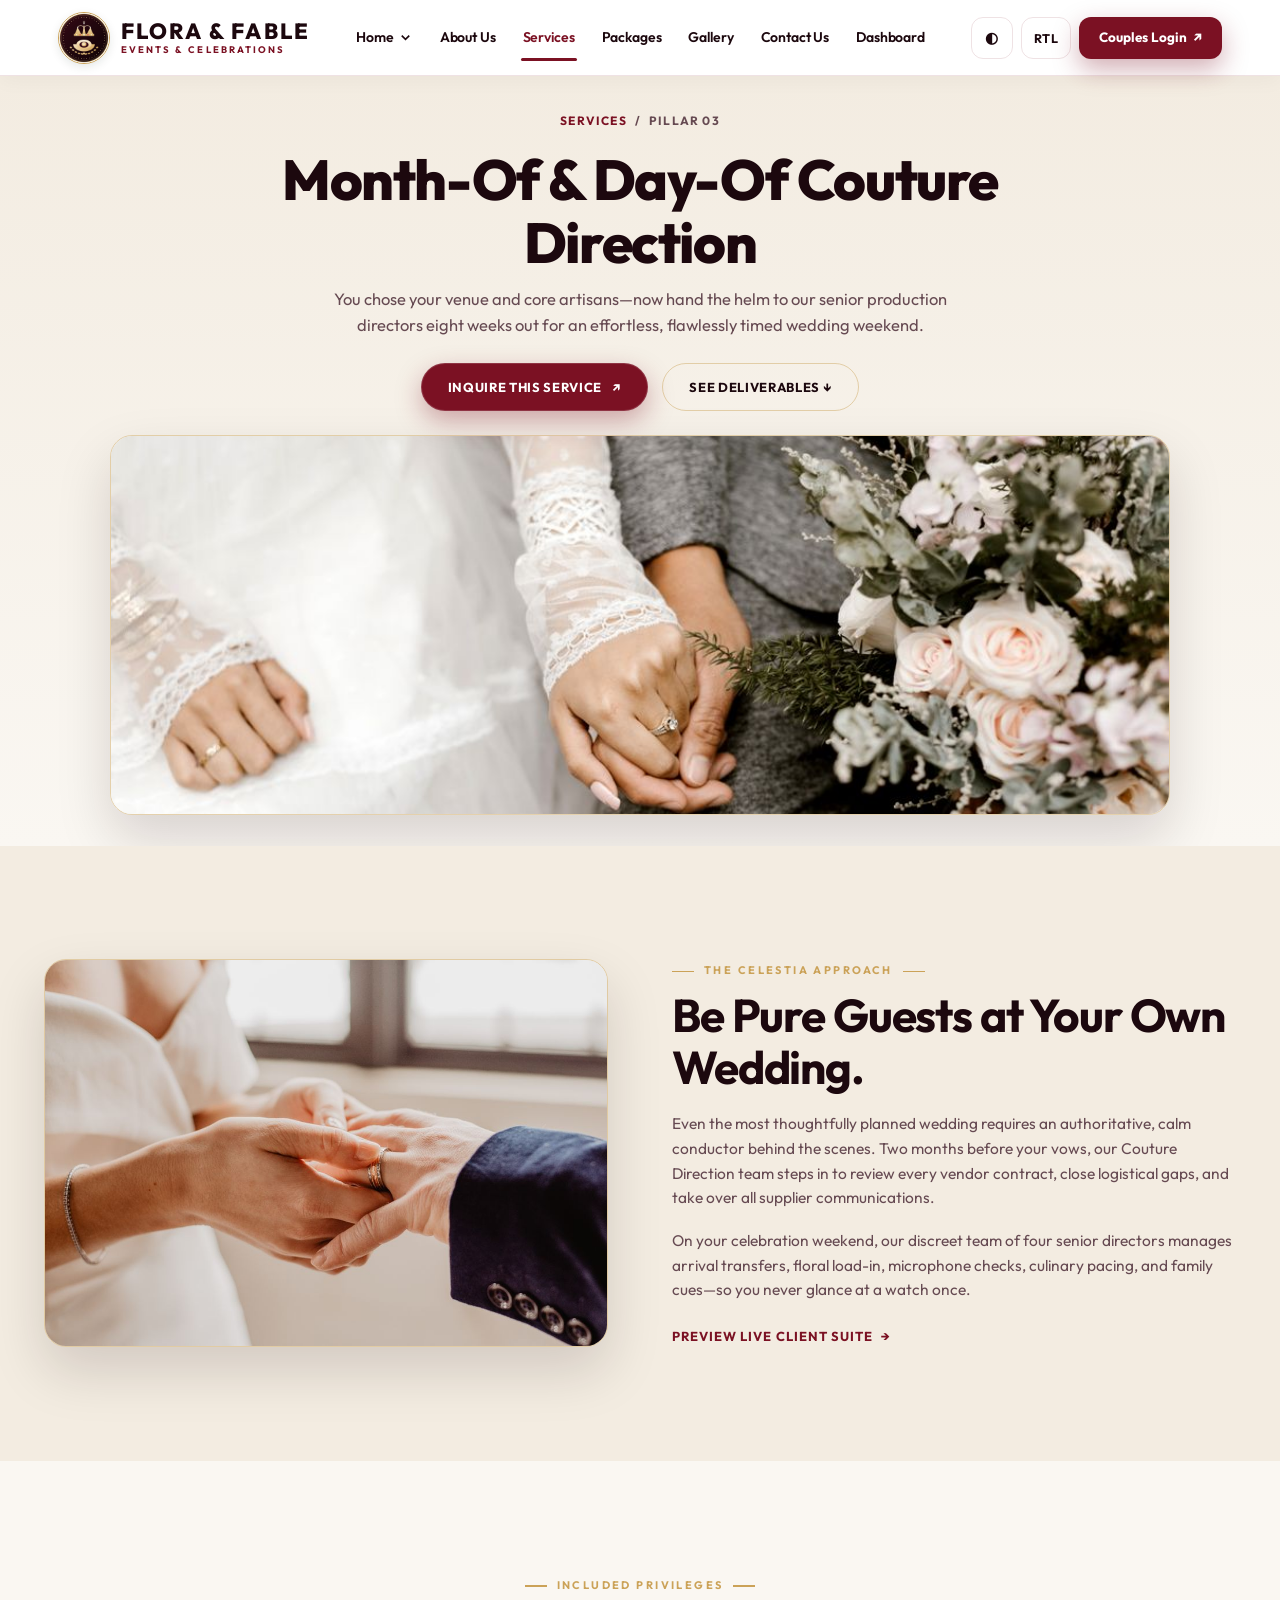
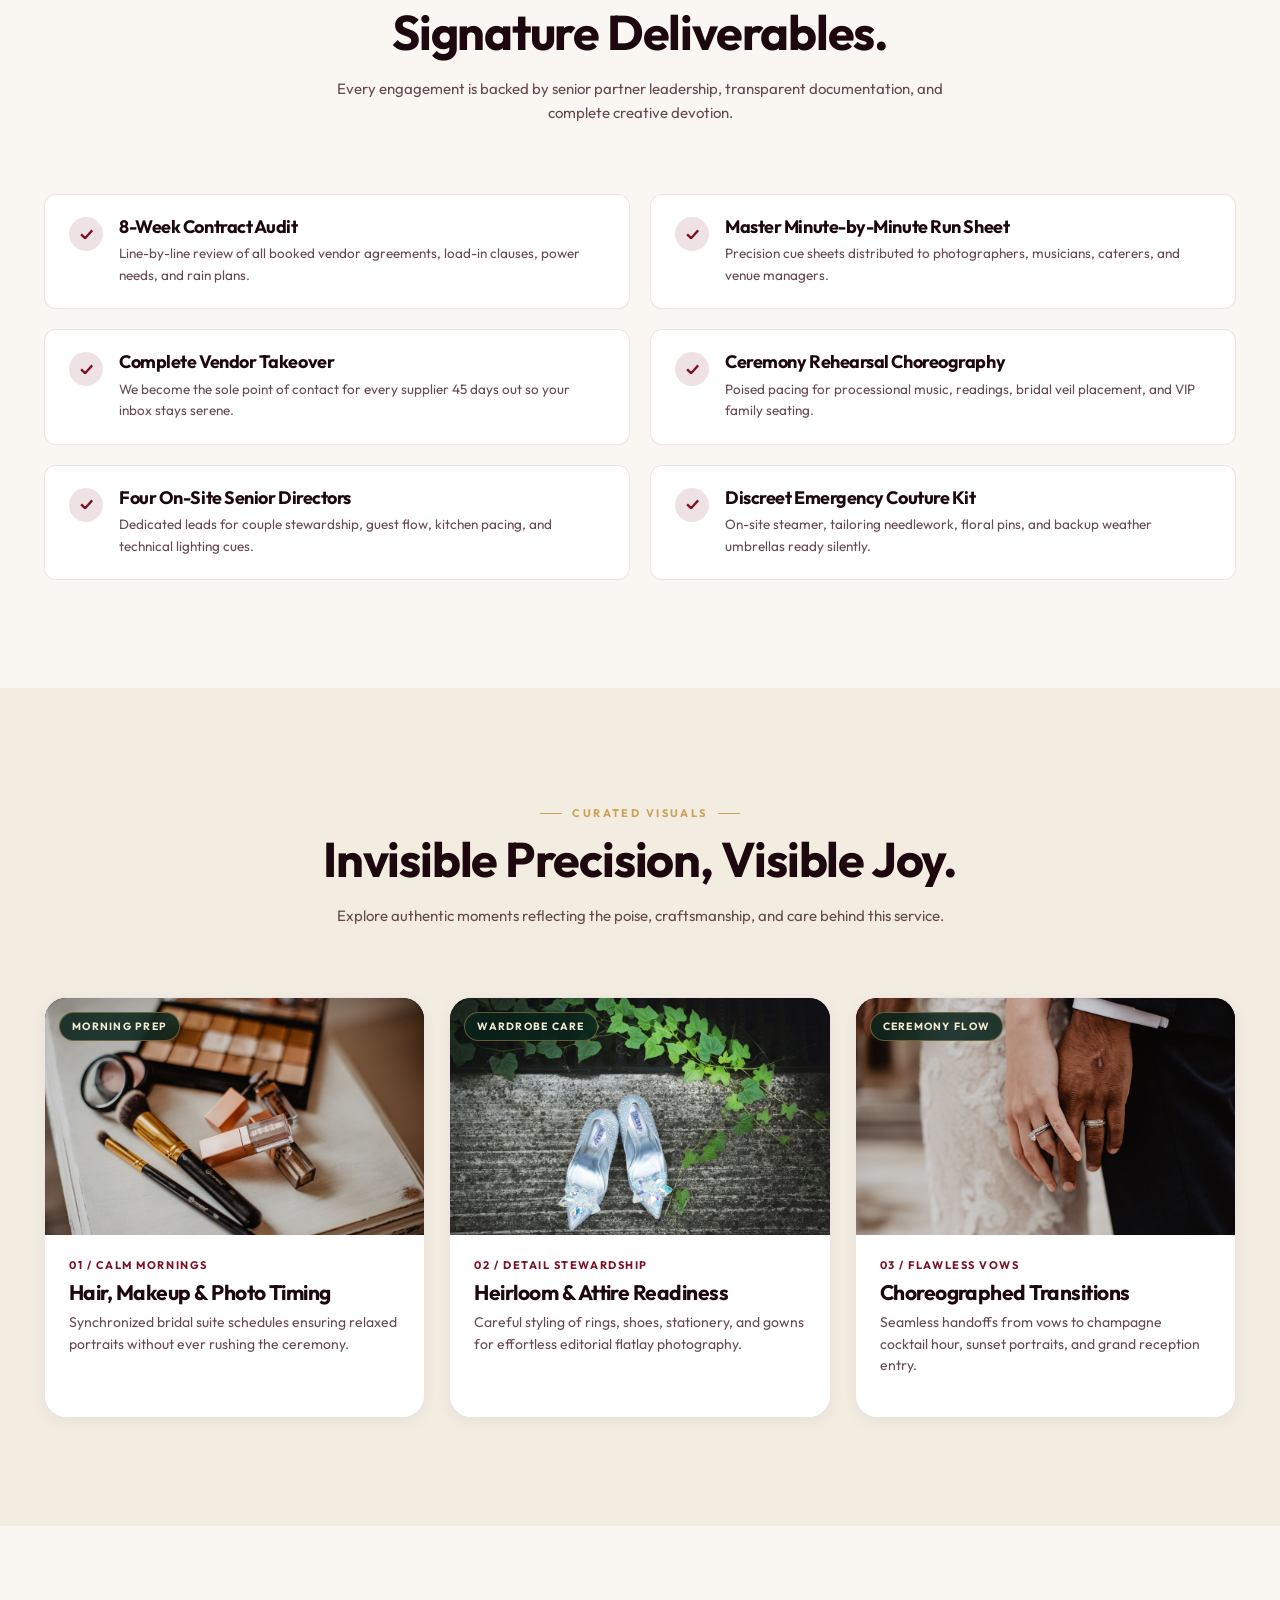
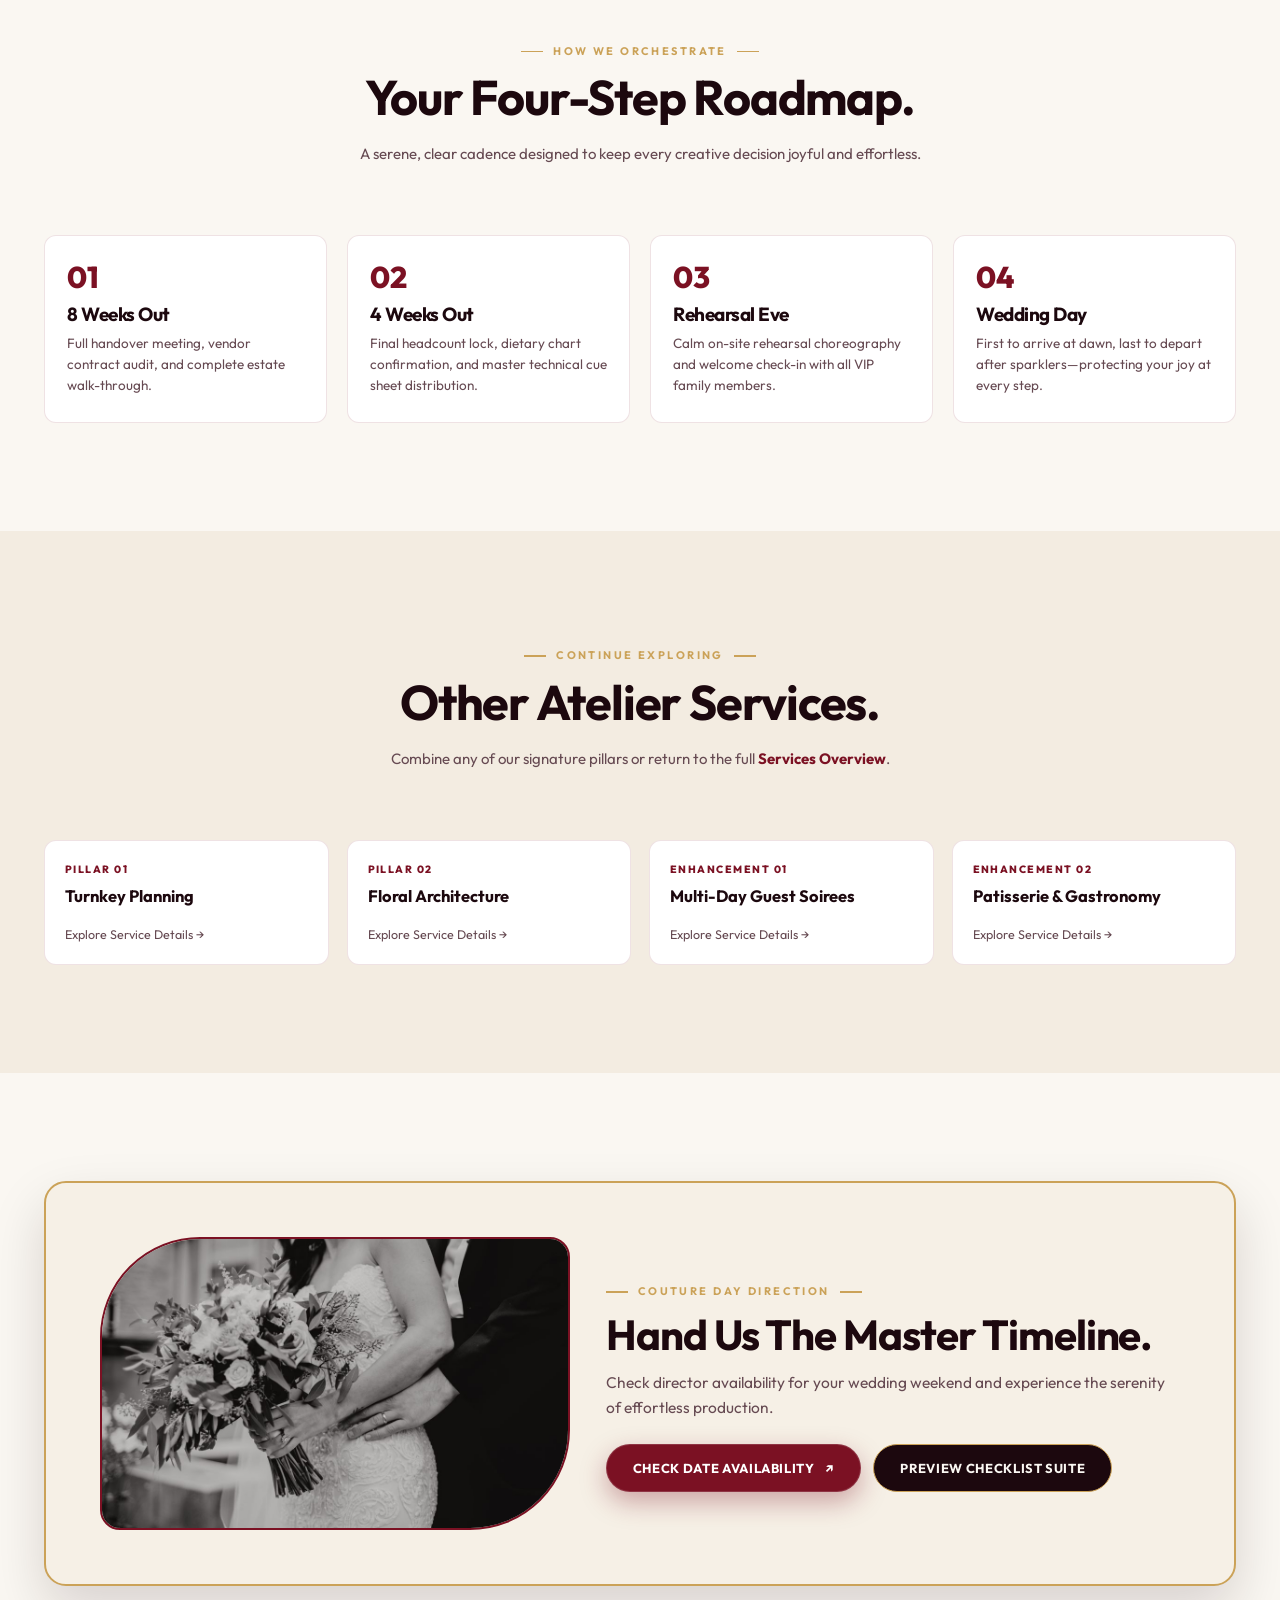
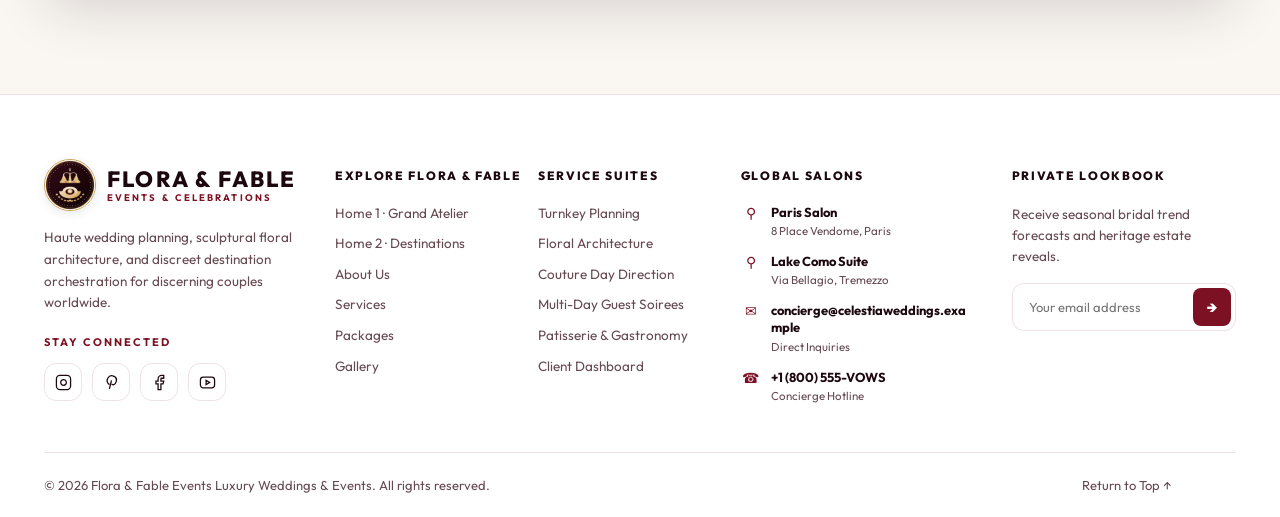
<file: service-day-direction.html>
<!DOCTYPE html>
<html lang="en">
<head>
  <meta charset="utf-8" />
  <meta content="width=device-width, initial-scale=1.0" name="viewport" />
  <title>Couture Day Direction | Flora & Fable Events &mdash; Luxury Weddings & Celebrations</title>
  <meta content="You chose your venue and core artisans&mdash;now hand the helm to our senior production directors eight weeks out for an effortless, flawlessly timed wedding weekend." name="description" />
  <link rel="icon" href="assets/images/logo.jpg" type="image/jpeg" />
  <link href="assets/css/style.css?v=13.0" rel="stylesheet" />
  <link href="assets/css/cta-hero-styles.css?v=13.0" rel="stylesheet" />
  <link href="assets/css/service-details.css?v=13.0" rel="stylesheet" />
  <link href="assets/css/effects.css?v=13.0" rel="stylesheet" />
</head>
<body class="site-page page-service-detail" id="top">

  <header class="header">
    <a aria-label="Flora & Fable Events, go to home" class="brand" href="index.html">
      <div class="brand-logo-wrap">
        <img src="assets/images/logo.jpg" alt="Flora & Fable Events Logo" class="brand-logo-img" />
      </div>
      <div class="brand-type">
        <strong>FLORA &amp; FABLE</strong>
        <small>EVENTS &amp; CELEBRATIONS</small>
      </div>
    </a>
    <nav aria-label="Main navigation" class="nav">
      <div class="dropdown">
        <a aria-label="Home menu" class="nav-home" href="index.html">Home <svg aria-hidden="true" class="nav-chevron" fill="none" height="15" stroke="currentColor" stroke-width="2.6" viewBox="0 0 24 24" width="15"><path d="m6 9 6 6 6-6"/></svg></a>
        <div class="dropdown-menu">
          <a href="index.html"><span class="menu-tile-icon">&#8962;</span><span class="menu-tile-text"><strong>Home 1</strong><small>The Grand Atelier</small></span></a>
          <a href="home2.html"><span class="menu-tile-icon">&#10022;</span><span class="menu-tile-text"><strong>Home 2</strong><small>Destination Celebrations</small></span></a>
        </div>
      </div>
      <a href="about.html">About Us</a>
      <a aria-current="page" class="active" href="services.html">Services</a>
      <a href="packages.html">Packages</a>
      <a href="gallery.html">Gallery</a>
      <a href="contact.html">Contact Us</a>
      <a href="dashboard.html">Dashboard</a>
    </nav>
    <div class="nav-actions">
      <button aria-label="Toggle light or dark theme" class="iconbtn" id="themeToggle" title="Toggle Theme">&#9679;�</button>
      <button aria-label="Toggle right-to-left layout" class="iconbtn" id="rtlToggle" title="Toggle RTL">RTL</button>
      <a class="loginbtn" href="login.html"><span>Couples Login</span> <span class="btn-arrow">&#8599;</span></a>
      <button aria-label="Open navigation" class="hamburger" id="menuToggle">&#9776;</button>
    </div>
  </header>

  <main>
    <!-- SECTION 1: Unique Service Detail Hero -->
    <section class="hero-sd-direction" data-section="1">
      <div class="container">
        <div class="sd-breadcrumb"><a href="services.html">Services</a> <span>/</span> <span>Pillar 03</span></div>
        <h1 class="reveal zoom-in">Month-Of & Day-Of Couture Direction</h1>
        <p class="reveal zoom-in">You chose your venue and core artisans&mdash;now hand the helm to our senior production directors eight weeks out for an effortless, flawlessly timed wedding weekend.</p>
        <div style="display:flex; justify-content:center; gap:14px; flex-wrap:wrap; margin-bottom:24px;">
          <a class="btn btn-primary" href="contact.html">Inquire This Service <span class="btn-arrow">&#8599;</span></a>
          <a class="btn btn-outline" href="#deliverables">See Deliverables &darr;</a>
        </div>
        <figure class="sd-wide-frame reveal zoom-in">
          <img src="assets/images/batch5/s38.jpg" alt="Bride and groom holding hands gently beside pastel wedding bouquet" fetchpriority="high" />
        </figure>
      </div>
    </section>

    <!-- SECTION 2: In-Depth Atelier Overview -->
    <section class="section soft" data-section="2">
      <div class="container">
        <div class="story-grid" style="display:grid; grid-template-columns:1fr 1fr; gap:clamp(32px,5vw,76px); align-items:center;">
          <figure class="reveal slide-left" style="aspect-ratio:16/11; border-radius:var(--radius-lg); overflow:hidden; border:1px solid var(--line-accent); box-shadow:var(--shadow-lg);">
            <img src="assets/images/batch5/s15.jpg" alt="Intimate wedding ceremony close-up of ring exchange" style="width:100%; height:100%; object-fit:cover;" loading="lazy" />
          </figure>
          <div class="reveal slide-right">
            <span class="eyebrow">THE CELESTIA APPROACH</span>
            <h2 style="font-size:clamp(30px,3.6vw,46px); margin-bottom:18px;">Be Pure Guests at Your Own Wedding.</h2>
            <p>Even the most thoughtfully planned wedding requires an authoritative, calm conductor behind the scenes. Two months before your vows, our Couture Direction team steps in to review every vendor contract, close logistical gaps, and take over all supplier communications.</p>
            <p>On your celebration weekend, our discreet team of four senior directors manages arrival transfers, floral load-in, microphone checks, culinary pacing, and family cues&mdash;so you never glance at a watch once.</p>
            <a class="text-link" href="dashboard.html">Preview Live Client Suite <span>&rarr;</span></a>
          </div>
        </div>
      </div>
    </section>

    <!-- SECTION 3: Bespoke Deliverables -->
    <section class="section" id="deliverables" data-section="3">
      <div class="container">
        <div class="section-heading reveal">
          <span class="eyebrow">INCLUDED PRIVILEGES</span>
          <h2>Signature Deliverables.</h2>
          <p>Every engagement is backed by senior partner leadership, transparent documentation, and complete creative devotion.</p>
        </div>
        <div class="sd-deliverables-grid">
          <div class="sd-deliverable-item reveal">
            <span class="sd-check-icon" aria-hidden="true">&#10003;</span>
            <div>
              <h3>8-Week Contract Audit</h3>
              <p>Line-by-line review of all booked vendor agreements, load-in clauses, power needs, and rain plans.</p>
            </div>
          </div>
          <div class="sd-deliverable-item reveal">
            <span class="sd-check-icon" aria-hidden="true">&#10003;</span>
            <div>
              <h3>Master Minute-by-Minute Run Sheet</h3>
              <p>Precision cue sheets distributed to photographers, musicians, caterers, and venue managers.</p>
            </div>
          </div>
          <div class="sd-deliverable-item reveal">
            <span class="sd-check-icon" aria-hidden="true">&#10003;</span>
            <div>
              <h3>Complete Vendor Takeover</h3>
              <p>We become the sole point of contact for every supplier 45 days out so your inbox stays serene.</p>
            </div>
          </div>
          <div class="sd-deliverable-item reveal">
            <span class="sd-check-icon" aria-hidden="true">&#10003;</span>
            <div>
              <h3>Ceremony Rehearsal Choreography</h3>
              <p>Poised pacing for processional music, readings, bridal veil placement, and VIP family seating.</p>
            </div>
          </div>
          <div class="sd-deliverable-item reveal">
            <span class="sd-check-icon" aria-hidden="true">&#10003;</span>
            <div>
              <h3>Four On-Site Senior Directors</h3>
              <p>Dedicated leads for couple stewardship, guest flow, kitchen pacing, and technical lighting cues.</p>
            </div>
          </div>
          <div class="sd-deliverable-item reveal">
            <span class="sd-check-icon" aria-hidden="true">&#10003;</span>
            <div>
              <h3>Discreet Emergency Couture Kit</h3>
              <p>On-site steamer, tailoring needlework, floral pins, and backup weather umbrellas ready silently.</p>
            </div>
          </div>
        </div>
      </div>
    </section>

    <!-- SECTION 4: Visual Craftsmanship Showcase -->
    <section class="section soft" data-section="4">
      <div class="container">
        <div class="section-heading reveal">
          <span class="eyebrow">CURATED VISUALS</span>
          <h2>Invisible Precision, Visible Joy.</h2>
          <p>Explore authentic moments reflecting the poise, craftsmanship, and care behind this service.</p>
        </div>
        <div class="cards-grid">
          <article class="feature-card reveal">
            <div class="visual">
              <span class="badge">Morning Prep</span>
              <img src="assets/images/batch5/s08.jpg" alt="Luxury bridal morning beauty and styling essentials" loading="lazy" />
            </div>
            <div class="card-body">
              <span class="card-index">01 / CALM MORNINGS</span>
              <h3>Hair, Makeup & Photo Timing</h3>
              <p>Synchronized bridal suite schedules ensuring relaxed portraits without ever rushing the ceremony.</p>
            </div>
          </article>
          <article class="feature-card reveal">
            <div class="visual">
              <span class="badge">Wardrobe Care</span>
              <img src="assets/images/batch5/s35.jpg" alt="Sparkling crystal bridal wedding heels on heritage stone" loading="lazy" />
            </div>
            <div class="card-body">
              <span class="card-index">02 / DETAIL STEWARDSHIP</span>
              <h3>Heirloom & Attire Readiness</h3>
              <p>Careful styling of rings, shoes, stationery, and gowns for effortless editorial flatlay photography.</p>
            </div>
          </article>
          <article class="feature-card reveal">
            <div class="visual">
              <span class="badge">Ceremony Flow</span>
              <img src="assets/images/batch5/s44.jpg" alt="Newlywed couple displaying wedding bands together" loading="lazy" />
            </div>
            <div class="card-body">
              <span class="card-index">03 / FLAWLESS VOWS</span>
              <h3>Choreographed Transitions</h3>
              <p>Seamless handoffs from vows to champagne cocktail hour, sunset portraits, and grand reception entry.</p>
            </div>
          </article>
        </div>
      </div>
    </section>

    <!-- SECTION 5: Execution Cadence -->
    <section class="section" data-section="5">
      <div class="container">
        <div class="section-heading reveal">
          <span class="eyebrow">HOW WE ORCHESTRATE</span>
          <h2>Your Four-Step Roadmap.</h2>
          <p>A serene, clear cadence designed to keep every creative decision joyful and effortless.</p>
        </div>
        <div class="tiles-grid">
          <article class="tile reveal">
            <span class="tile-no">01</span>
            <h3>8 Weeks Out</h3>
            <p>Full handover meeting, vendor contract audit, and complete estate walk-through.</p>
          </article>
          <article class="tile reveal">
            <span class="tile-no">02</span>
            <h3>4 Weeks Out</h3>
            <p>Final headcount lock, dietary chart confirmation, and master technical cue sheet distribution.</p>
          </article>
          <article class="tile reveal">
            <span class="tile-no">03</span>
            <h3>Rehearsal Eve</h3>
            <p>Calm on-site rehearsal choreography and welcome check-in with all VIP family members.</p>
          </article>
          <article class="tile reveal">
            <span class="tile-no">04</span>
            <h3>Wedding Day</h3>
            <p>First to arrive at dawn, last to depart after sparklers&mdash;protecting your joy at every step.</p>
          </article>
        </div>
      </div>
    </section>

    <!-- SECTION 6: Explore Other Service Suites -->
    <section class="section soft" data-section="6">
      <div class="container">
        <div class="section-heading reveal">
          <span class="eyebrow">CONTINUE EXPLORING</span>
          <h2>Other Atelier Services.</h2>
          <p>Combine any of our signature pillars or return to the full <a href="services.html" style="color:var(--rose); font-weight:700;">Services Overview</a>.</p>
        </div>
        <div class="sd-switcher-grid">
          <a class="sd-switcher-card reveal" href="service-turnkey-planning.html">
            <small>Pillar 01</small>
            <strong>Turnkey Planning</strong>
            <span>Explore Service Details &rarr;</span>
          </a>
          <a class="sd-switcher-card reveal" href="service-floral-architecture.html">
            <small>Pillar 02</small>
            <strong>Floral Architecture</strong>
            <span>Explore Service Details &rarr;</span>
          </a>
          <a class="sd-switcher-card reveal" href="service-guest-soirees.html">
            <small>Enhancement 01</small>
            <strong>Multi-Day Guest Soirees</strong>
            <span>Explore Service Details &rarr;</span>
          </a>
          <a class="sd-switcher-card reveal" href="service-patisserie-gastronomy.html">
            <small>Enhancement 02</small>
            <strong>Patisserie & Gastronomy</strong>
            <span>Explore Service Details &rarr;</span>
          </a>
        </div>
      </div>
    </section>

    <!-- UNIQUE CTA: Sleek Split Bar with Sculptural Arched Photo -->
    <section class="section" data-cta="1">
      <div class="container">
        <div class="cta-sd-direction reveal zoom-in">
          <figure><img src="assets/images/batch5/s22.jpg" alt="Timeless black and white editorial wedding portrait with bouquet" loading="lazy" /></figure>
          <div>
            <span class="eyebrow" style="justify-content:flex-start;">COUTURE DAY DIRECTION</span>
            <h2 style="font-size:clamp(28px,3.4vw,42px); margin-bottom:12px;">Hand Us The Master Timeline.</h2>
            <p style="margin-bottom:24px;">Check director availability for your wedding weekend and experience the serenity of effortless production.</p>
            <div style="display:flex; gap:12px; flex-wrap:wrap;">
              <a class="btn btn-primary" href="contact.html">Check Date Availability <span class="btn-arrow">&#8599;</span></a>
              <a class="btn btn-emerald" href="dashboard.html">Preview Checklist Suite</a>
            </div>
          </div>
        </div>
      </div>
    </section>
  </main>

  <!-- Complete 5-Column Luxury Footer -->
  <footer class="footer" id="siteFooter">
    <div class="container">
      <div class="footer-top">
        <div class="footer-brand">
          <a class="brand" href="index.html">
            <div class="brand-logo-wrap">
        <img src="assets/images/logo.jpg" alt="Flora & Fable Events Logo" class="brand-logo-img" />
      </div>
      <div class="brand-type">
        <strong>FLORA &amp; FABLE</strong>
        <small>EVENTS &amp; CELEBRATIONS</small>
      </div>
          </a>
          <p>Haute wedding planning, sculptural floral architecture, and discreet destination orchestration for discerning couples worldwide.</p>
          <div class="stay-connected">STAY CONNECTED</div>
          <div class="social-links">
            <a aria-label="Instagram" href="https://instagram.com" rel="noopener" target="_blank"><svg width="17" height="17" fill="none" stroke="currentColor" stroke-width="1.8" viewBox="0 0 24 24"><rect width="20" height="20" x="2" y="2" rx="5"/><path d="M16 11.37A4 4 0 1 1 12.63 8 4 4 0 0 1 16 11.37z"/><line x1="17.5" y1="6.5" x2="17.51" y2="6.5"/></svg></a>
            <a aria-label="Pinterest" href="https://pinterest.com" rel="noopener" target="_blank"><svg width="17" height="17" fill="none" stroke="currentColor" stroke-width="1.8" viewBox="0 0 24 24"><path d="m9 21 3-12m-3 6c-7-5-1-15 6-12 8 3 2 16-3 11"/></svg></a>
            <a aria-label="Facebook" href="https://facebook.com" rel="noopener" target="_blank"><svg width="17" height="17" fill="none" stroke="currentColor" stroke-width="1.8" viewBox="0 0 24 24"><path d="M18 2h-3a5 5 0 0 0-5 5v3H7v4h3v8h4v-8h3l1-4h-4V7a1 1 0 0 1 1-1h3z"/></svg></a>
            <a aria-label="YouTube" href="https://youtube.com" rel="noopener" target="_blank"><svg width="17" height="17" fill="none" stroke="currentColor" stroke-width="1.8" viewBox="0 0 24 24"><rect width="20" height="15" x="2" y="4.5" rx="4"/><polygon points="10 9 15 12 10 15"/></svg></a>
          </div>
        </div>
        <div class="footer-col">
          <h4 class="footer-heading">Explore Flora & Fable</h4>
          <a href="index.html">Home 1 &middot; Grand Atelier</a>
          <a href="home2.html">Home 2 &middot; Destinations</a>
          <a href="about.html">About Us</a>
          <a href="services.html">Services</a>
          <a href="packages.html">Packages</a>
          <a href="gallery.html">Gallery</a>
        </div>
        <div class="footer-col">
          <h4 class="footer-heading">Service Suites</h4>
          <a href="service-turnkey-planning.html">Turnkey Planning</a>
          <a href="service-floral-architecture.html">Floral Architecture</a>
          <a href="service-day-direction.html">Couture Day Direction</a>
          <a href="service-guest-soirees.html">Multi-Day Guest Soirees</a>
          <a href="service-patisserie-gastronomy.html">Patisserie &amp; Gastronomy</a>
          <a href="dashboard.html">Client Dashboard</a>
        </div>
        <div class="footer-col footer-contact">
          <h4 class="footer-heading">Global Salons</h4>
          <address>
            <div class="footer-contact-item"><span class="contact-symbol">&#9906;</span><span><strong>Paris Salon</strong><small>8 Place Vendome, Paris</small></span></div>
            <div class="footer-contact-item"><span class="contact-symbol">&#9906;</span><span><strong>Lake Como Suite</strong><small>Via Bellagio, Tremezzo</small></span></div>
            <div class="footer-contact-item"><span class="contact-symbol">&#9993;</span><span><a href="mailto:concierge@celestiaweddings.example">concierge@celestiaweddings.example</a><small>Direct Inquiries</small></span></div>
            <div class="footer-contact-item"><span class="contact-symbol">&#9742;</span><span><strong>+1 (800) 555-VOWS</strong><small>Concierge Hotline</small></span></div>
          </address>
        </div>
        <div class="footer-col newsletter-box">
          <h4 class="footer-heading">Private Lookbook</h4>
          <p>Receive seasonal bridal trend forecasts and heritage estate reveals.</p>
          <form class="newsletter-form" id="newsletterForm">
            <label class="sr-only" for="newsletterEmail">Email Address</label>
            <input id="newsletterEmail" placeholder="Your email address" required type="email" />
            <button aria-label="Subscribe" type="submit">&rarr;</button>
          </form>
        </div>
      </div>
      <div class="footer-bottom">
        <span>&copy; 2026 Flora & Fable Events Luxury Weddings &amp; Events. All rights reserved.</span>
        <span><a href="#top">Return to Top &uarr;</a></span>
      </div>
    </div>
  </footer>

  <div class="toast" id="toast" role="status" aria-live="polite"></div>

  <script src="assets/js/app.js?v=13.0"></script>
  <script src="assets/js/motion.js?v=13.0"></script>
  <script src="assets/js/effects.js?v=13.0"></script>
</body>
</html>
</file>
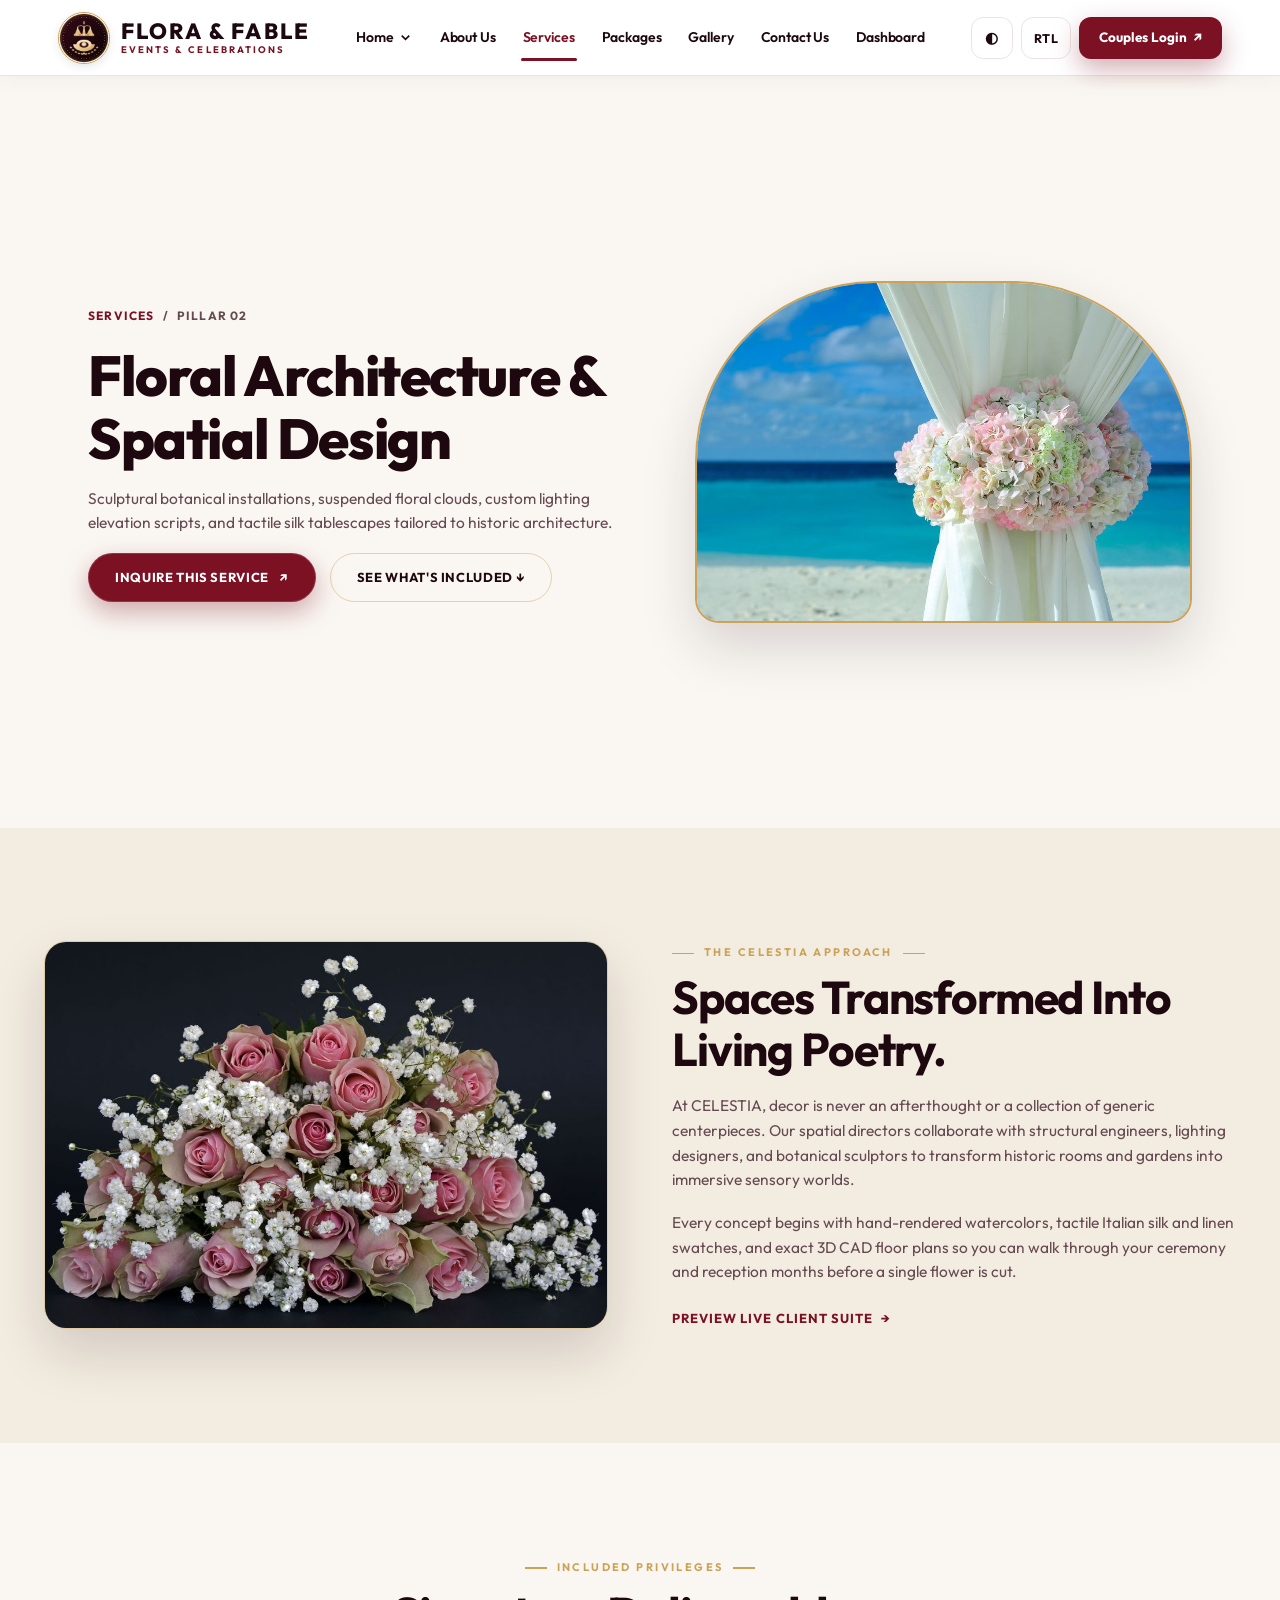
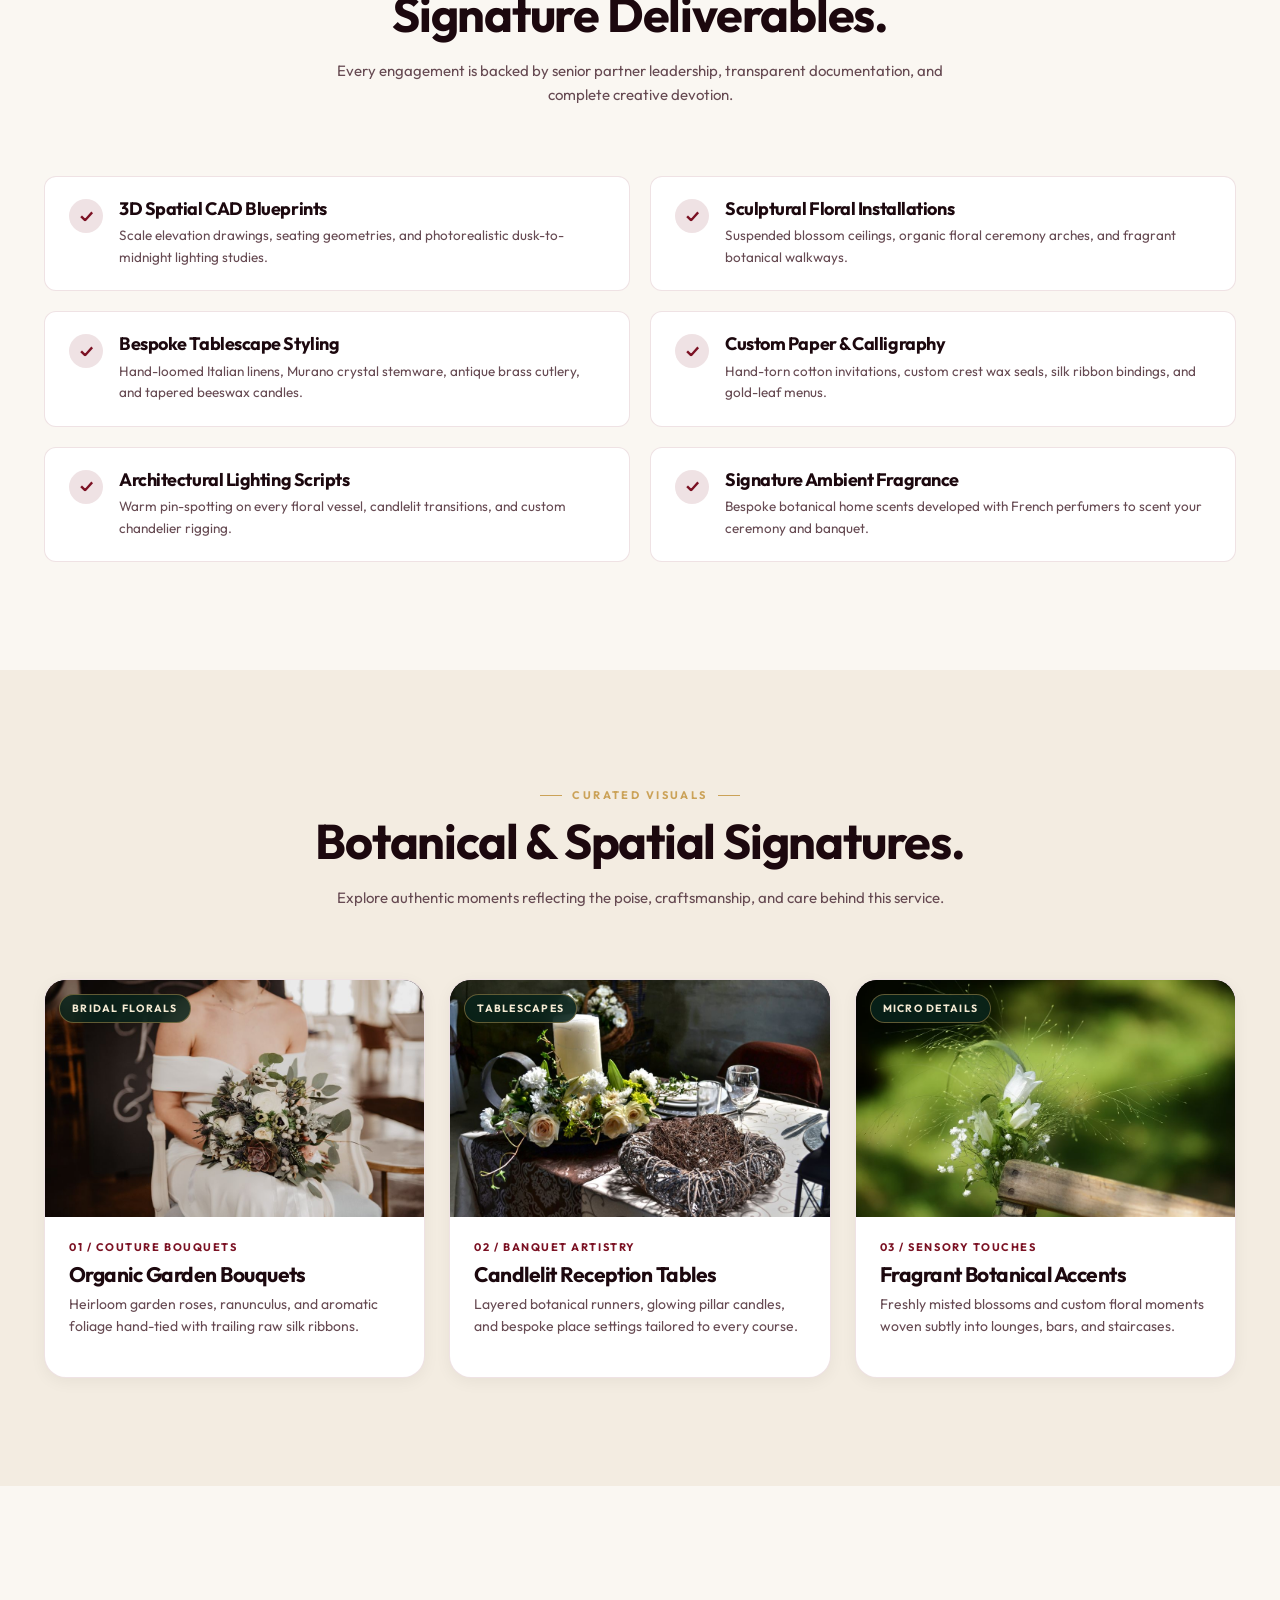
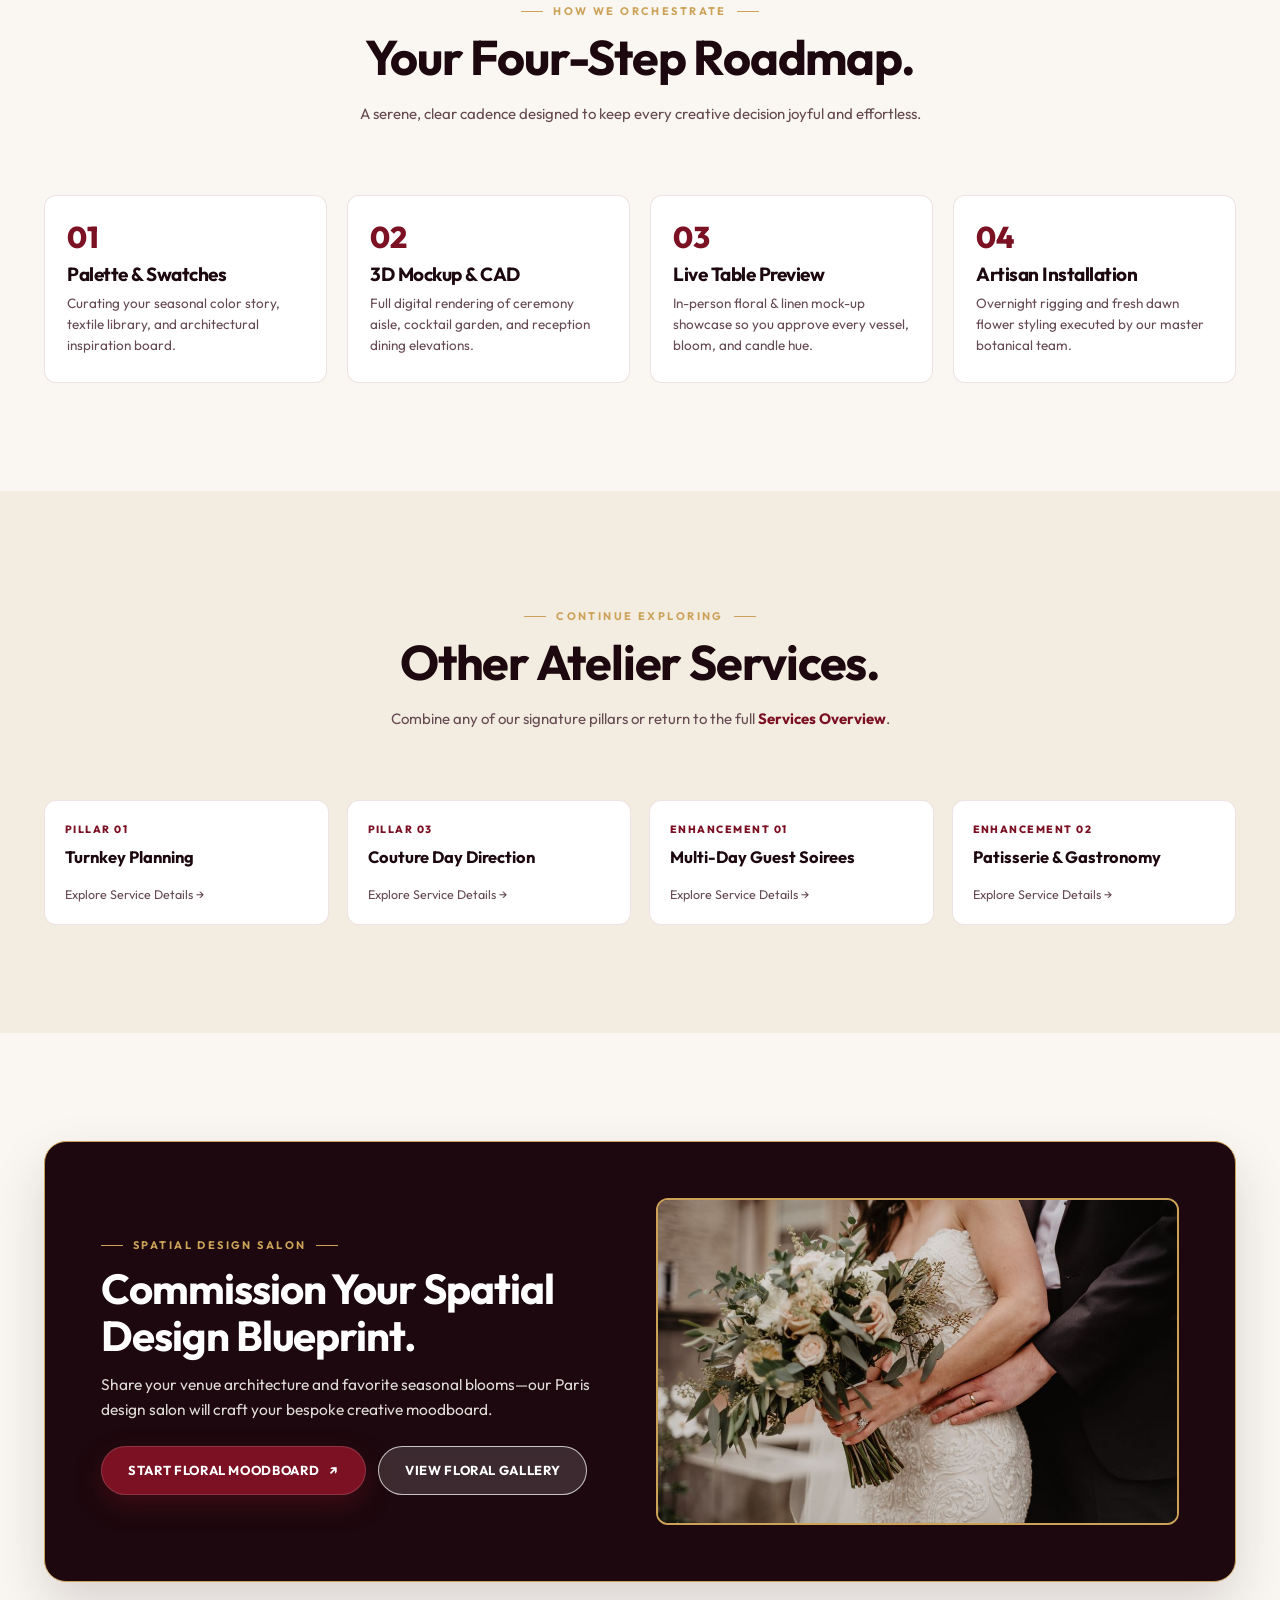
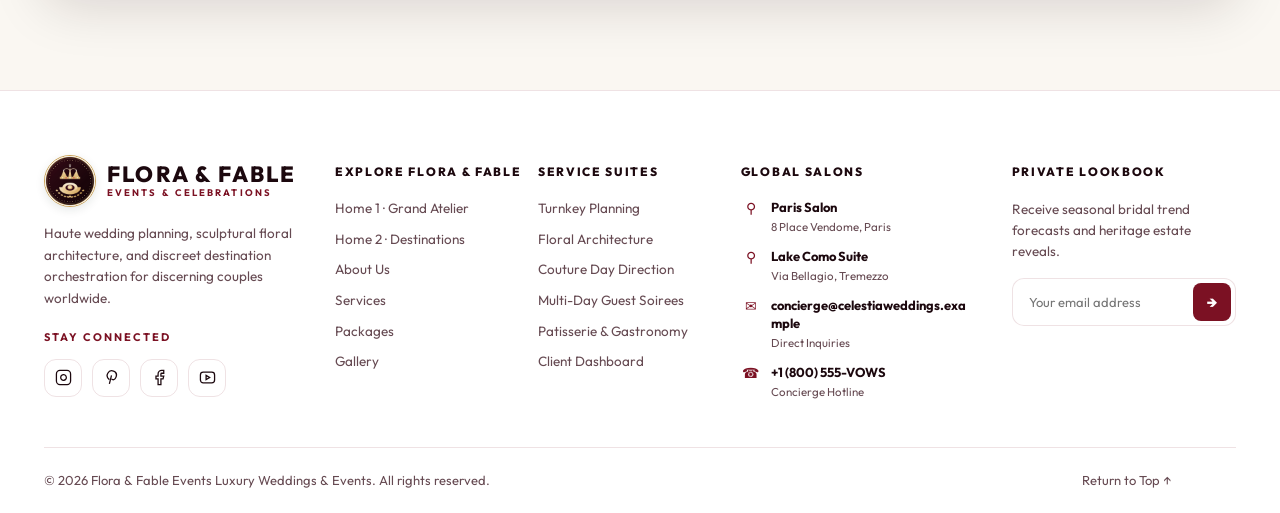
<file: service-floral-architecture.html>
<!DOCTYPE html>
<html lang="en">
<head>
  <meta charset="utf-8" />
  <meta content="width=device-width, initial-scale=1.0" name="viewport" />
  <title>Floral Architecture | Flora & Fable Events &mdash; Luxury Weddings & Celebrations</title>
  <meta content="Sculptural botanical installations, suspended floral clouds, custom lighting elevation scripts, and tactile silk tablescapes tailored to historic architecture." name="description" />
  <link rel="icon" href="assets/images/logo.jpg" type="image/jpeg" />
  <link href="assets/css/style.css?v=13.0" rel="stylesheet" />
  <link href="assets/css/cta-hero-styles.css?v=13.0" rel="stylesheet" />
  <link href="assets/css/service-details.css?v=13.0" rel="stylesheet" />
  <link href="assets/css/effects.css?v=13.0" rel="stylesheet" />
</head>
<body class="site-page page-service-detail" id="top">

  <header class="header">
    <a aria-label="Flora & Fable Events, go to home" class="brand" href="index.html">
      <div class="brand-logo-wrap">
        <img src="assets/images/logo.jpg" alt="Flora & Fable Events Logo" class="brand-logo-img" />
      </div>
      <div class="brand-type">
        <strong>FLORA &amp; FABLE</strong>
        <small>EVENTS &amp; CELEBRATIONS</small>
      </div>
    </a>
    <nav aria-label="Main navigation" class="nav">
      <div class="dropdown">
        <a aria-label="Home menu" class="nav-home" href="index.html">Home <svg aria-hidden="true" class="nav-chevron" fill="none" height="15" stroke="currentColor" stroke-width="2.6" viewBox="0 0 24 24" width="15"><path d="m6 9 6 6 6-6"/></svg></a>
        <div class="dropdown-menu">
          <a href="index.html"><span class="menu-tile-icon">&#8962;</span><span class="menu-tile-text"><strong>Home 1</strong><small>The Grand Atelier</small></span></a>
          <a href="home2.html"><span class="menu-tile-icon">&#10022;</span><span class="menu-tile-text"><strong>Home 2</strong><small>Destination Celebrations</small></span></a>
        </div>
      </div>
      <a href="about.html">About Us</a>
      <a aria-current="page" class="active" href="services.html">Services</a>
      <a href="packages.html">Packages</a>
      <a href="gallery.html">Gallery</a>
      <a href="contact.html">Contact Us</a>
      <a href="dashboard.html">Dashboard</a>
    </nav>
    <div class="nav-actions">
      <button aria-label="Toggle light or dark theme" class="iconbtn" id="themeToggle" title="Toggle Theme">&#9679;�</button>
      <button aria-label="Toggle right-to-left layout" class="iconbtn" id="rtlToggle" title="Toggle RTL">RTL</button>
      <a class="loginbtn" href="login.html"><span>Couples Login</span> <span class="btn-arrow">&#8599;</span></a>
      <button aria-label="Open navigation" class="hamburger" id="menuToggle">&#9776;</button>
    </div>
  </header>

  <main>
    <!-- SECTION 1: Unique Service Detail Hero -->
    <section class="hero-sd-floral" data-section="1">
      <div class="container">
        <div class="sd-hero-grid">
          <div class="reveal slide-left">
            <div class="sd-breadcrumb"><a href="services.html">Services</a> <span>/</span> <span>Pillar 02</span></div>
            <h1>Floral Architecture & Spatial Design</h1>
            <p>Sculptural botanical installations, suspended floral clouds, custom lighting elevation scripts, and tactile silk tablescapes tailored to historic architecture.</p>
            <div style="display:flex; gap:14px; flex-wrap:wrap;">
              <a class="btn btn-primary" href="contact.html">Inquire This Service <span class="btn-arrow">&#8599;</span></a>
              <a class="btn btn-outline" href="#deliverables">See What's Included &darr;</a>
            </div>
          </div>
          <div class="reveal slide-right">
            <figure class="sd-arch-frame">
              <img src="assets/images/batch5/s05.jpg" alt="Lush blush and white floral bouquet draped on silk wedding canopy" fetchpriority="high" />
            </figure>
          </div>
        </div>
      </div>
    </section>

    <!-- SECTION 2: In-Depth Atelier Overview -->
    <section class="section soft" data-section="2">
      <div class="container">
        <div class="story-grid" style="display:grid; grid-template-columns:1fr 1fr; gap:clamp(32px,5vw,76px); align-items:center;">
          <figure class="reveal slide-left" style="aspect-ratio:16/11; border-radius:var(--radius-lg); overflow:hidden; border:1px solid var(--line-accent); box-shadow:var(--shadow-lg);">
            <img src="assets/images/batch5/s27.jpg" alt="Sculptural garden rose and baby breath luxury wedding floral arrangement" style="width:100%; height:100%; object-fit:cover;" loading="lazy" />
          </figure>
          <div class="reveal slide-right">
            <span class="eyebrow">THE CELESTIA APPROACH</span>
            <h2 style="font-size:clamp(30px,3.6vw,46px); margin-bottom:18px;">Spaces Transformed Into Living Poetry.</h2>
            <p>At CELESTIA, decor is never an afterthought or a collection of generic centerpieces. Our spatial directors collaborate with structural engineers, lighting designers, and botanical sculptors to transform historic rooms and gardens into immersive sensory worlds.</p>
            <p>Every concept begins with hand-rendered watercolors, tactile Italian silk and linen swatches, and exact 3D CAD floor plans so you can walk through your ceremony and reception months before a single flower is cut.</p>
            <a class="text-link" href="dashboard.html">Preview Live Client Suite <span>&rarr;</span></a>
          </div>
        </div>
      </div>
    </section>

    <!-- SECTION 3: Bespoke Deliverables -->
    <section class="section" id="deliverables" data-section="3">
      <div class="container">
        <div class="section-heading reveal">
          <span class="eyebrow">INCLUDED PRIVILEGES</span>
          <h2>Signature Deliverables.</h2>
          <p>Every engagement is backed by senior partner leadership, transparent documentation, and complete creative devotion.</p>
        </div>
        <div class="sd-deliverables-grid">
          <div class="sd-deliverable-item reveal">
            <span class="sd-check-icon" aria-hidden="true">&#10003;</span>
            <div>
              <h3>3D Spatial CAD Blueprints</h3>
              <p>Scale elevation drawings, seating geometries, and photorealistic dusk-to-midnight lighting studies.</p>
            </div>
          </div>
          <div class="sd-deliverable-item reveal">
            <span class="sd-check-icon" aria-hidden="true">&#10003;</span>
            <div>
              <h3>Sculptural Floral Installations</h3>
              <p>Suspended blossom ceilings, organic floral ceremony arches, and fragrant botanical walkways.</p>
            </div>
          </div>
          <div class="sd-deliverable-item reveal">
            <span class="sd-check-icon" aria-hidden="true">&#10003;</span>
            <div>
              <h3>Bespoke Tablescape Styling</h3>
              <p>Hand-loomed Italian linens, Murano crystal stemware, antique brass cutlery, and tapered beeswax candles.</p>
            </div>
          </div>
          <div class="sd-deliverable-item reveal">
            <span class="sd-check-icon" aria-hidden="true">&#10003;</span>
            <div>
              <h3>Custom Paper & Calligraphy</h3>
              <p>Hand-torn cotton invitations, custom crest wax seals, silk ribbon bindings, and gold-leaf menus.</p>
            </div>
          </div>
          <div class="sd-deliverable-item reveal">
            <span class="sd-check-icon" aria-hidden="true">&#10003;</span>
            <div>
              <h3>Architectural Lighting Scripts</h3>
              <p>Warm pin-spotting on every floral vessel, candlelit transitions, and custom chandelier rigging.</p>
            </div>
          </div>
          <div class="sd-deliverable-item reveal">
            <span class="sd-check-icon" aria-hidden="true">&#10003;</span>
            <div>
              <h3>Signature Ambient Fragrance</h3>
              <p>Bespoke botanical home scents developed with French perfumers to scent your ceremony and banquet.</p>
            </div>
          </div>
        </div>
      </div>
    </section>

    <!-- SECTION 4: Visual Craftsmanship Showcase -->
    <section class="section soft" data-section="4">
      <div class="container">
        <div class="section-heading reveal">
          <span class="eyebrow">CURATED VISUALS</span>
          <h2>Botanical & Spatial Signatures.</h2>
          <p>Explore authentic moments reflecting the poise, craftsmanship, and care behind this service.</p>
        </div>
        <div class="cards-grid">
          <article class="feature-card reveal">
            <div class="visual">
              <span class="badge">Bridal Florals</span>
              <img src="assets/images/batch5/s17.jpg" alt="Bride holding hand-tied botanical eucalyptus wedding bouquet" loading="lazy" />
            </div>
            <div class="card-body">
              <span class="card-index">01 / COUTURE BOUQUETS</span>
              <h3>Organic Garden Bouquets</h3>
              <p>Heirloom garden roses, ranunculus, and aromatic foliage hand-tied with trailing raw silk ribbons.</p>
            </div>
          </article>
          <article class="feature-card reveal">
            <div class="visual">
              <span class="badge">Tablescapes</span>
              <img src="assets/images/batch5/s29.jpg" alt="Candlelit wedding table floral wreath and fine tableware" loading="lazy" />
            </div>
            <div class="card-body">
              <span class="card-index">02 / BANQUET ARTISTRY</span>
              <h3>Candlelit Reception Tables</h3>
              <p>Layered botanical runners, glowing pillar candles, and bespoke place settings tailored to every course.</p>
            </div>
          </article>
          <article class="feature-card reveal">
            <div class="visual">
              <span class="badge">Micro Details</span>
              <img src="assets/images/batch5/s25.jpg" alt="Delicate white floral bloom sparkling in golden mist" loading="lazy" />
            </div>
            <div class="card-body">
              <span class="card-index">03 / SENSORY TOUCHES</span>
              <h3>Fragrant Botanical Accents</h3>
              <p>Freshly misted blossoms and custom floral moments woven subtly into lounges, bars, and staircases.</p>
            </div>
          </article>
        </div>
      </div>
    </section>

    <!-- SECTION 5: Execution Cadence -->
    <section class="section" data-section="5">
      <div class="container">
        <div class="section-heading reveal">
          <span class="eyebrow">HOW WE ORCHESTRATE</span>
          <h2>Your Four-Step Roadmap.</h2>
          <p>A serene, clear cadence designed to keep every creative decision joyful and effortless.</p>
        </div>
        <div class="tiles-grid">
          <article class="tile reveal">
            <span class="tile-no">01</span>
            <h3>Palette & Swatches</h3>
            <p>Curating your seasonal color story, textile library, and architectural inspiration board.</p>
          </article>
          <article class="tile reveal">
            <span class="tile-no">02</span>
            <h3>3D Mockup & CAD</h3>
            <p>Full digital rendering of ceremony aisle, cocktail garden, and reception dining elevations.</p>
          </article>
          <article class="tile reveal">
            <span class="tile-no">03</span>
            <h3>Live Table Preview</h3>
            <p>In-person floral & linen mock-up showcase so you approve every vessel, bloom, and candle hue.</p>
          </article>
          <article class="tile reveal">
            <span class="tile-no">04</span>
            <h3>Artisan Installation</h3>
            <p>Overnight rigging and fresh dawn flower styling executed by our master botanical team.</p>
          </article>
        </div>
      </div>
    </section>

    <!-- SECTION 6: Explore Other Service Suites -->
    <section class="section soft" data-section="6">
      <div class="container">
        <div class="section-heading reveal">
          <span class="eyebrow">CONTINUE EXPLORING</span>
          <h2>Other Atelier Services.</h2>
          <p>Combine any of our signature pillars or return to the full <a href="services.html" style="color:var(--rose); font-weight:700;">Services Overview</a>.</p>
        </div>
        <div class="sd-switcher-grid">
          <a class="sd-switcher-card reveal" href="service-turnkey-planning.html">
            <small>Pillar 01</small>
            <strong>Turnkey Planning</strong>
            <span>Explore Service Details &rarr;</span>
          </a>
          <a class="sd-switcher-card reveal" href="service-day-direction.html">
            <small>Pillar 03</small>
            <strong>Couture Day Direction</strong>
            <span>Explore Service Details &rarr;</span>
          </a>
          <a class="sd-switcher-card reveal" href="service-guest-soirees.html">
            <small>Enhancement 01</small>
            <strong>Multi-Day Guest Soirees</strong>
            <span>Explore Service Details &rarr;</span>
          </a>
          <a class="sd-switcher-card reveal" href="service-patisserie-gastronomy.html">
            <small>Enhancement 02</small>
            <strong>Patisserie & Gastronomy</strong>
            <span>Explore Service Details &rarr;</span>
          </a>
        </div>
      </div>
    </section>

    <!-- UNIQUE CTA: Champagne-Framed Emerald Botanical Showcase -->
    <section class="section" data-cta="1">
      <div class="container">
        <div class="cta-sd-floral reveal zoom-in">
          <div>
            <span class="eyebrow" style="justify-content:flex-start;">SPATIAL DESIGN SALON</span>
            <h2>Commission Your Spatial Design Blueprint.</h2>
            <p style="margin-bottom:24px;">Share your venue architecture and favorite seasonal blooms&mdash;our Paris design salon will craft your bespoke creative moodboard.</p>
            <div style="display:flex; gap:12px; flex-wrap:wrap;">
              <a class="btn btn-primary" href="contact.html">Start Floral Moodboard <span class="btn-arrow">&#8599;</span></a>
              <a class="btn btn-secondary" href="gallery.html">View Floral Gallery</a>
            </div>
          </div>
          <figure><img src="assets/images/batch5/s21.jpg" alt="Bride and groom holding lush luxury botanical wedding bouquet together" loading="lazy" /></figure>
        </div>
      </div>
    </section>
  </main>

  <!-- Complete 5-Column Luxury Footer -->
  <footer class="footer" id="siteFooter">
    <div class="container">
      <div class="footer-top">
        <div class="footer-brand">
          <a class="brand" href="index.html">
            <div class="brand-logo-wrap">
        <img src="assets/images/logo.jpg" alt="Flora & Fable Events Logo" class="brand-logo-img" />
      </div>
      <div class="brand-type">
        <strong>FLORA &amp; FABLE</strong>
        <small>EVENTS &amp; CELEBRATIONS</small>
      </div>
          </a>
          <p>Haute wedding planning, sculptural floral architecture, and discreet destination orchestration for discerning couples worldwide.</p>
          <div class="stay-connected">STAY CONNECTED</div>
          <div class="social-links">
            <a aria-label="Instagram" href="https://instagram.com" rel="noopener" target="_blank"><svg width="17" height="17" fill="none" stroke="currentColor" stroke-width="1.8" viewBox="0 0 24 24"><rect width="20" height="20" x="2" y="2" rx="5"/><path d="M16 11.37A4 4 0 1 1 12.63 8 4 4 0 0 1 16 11.37z"/><line x1="17.5" y1="6.5" x2="17.51" y2="6.5"/></svg></a>
            <a aria-label="Pinterest" href="https://pinterest.com" rel="noopener" target="_blank"><svg width="17" height="17" fill="none" stroke="currentColor" stroke-width="1.8" viewBox="0 0 24 24"><path d="m9 21 3-12m-3 6c-7-5-1-15 6-12 8 3 2 16-3 11"/></svg></a>
            <a aria-label="Facebook" href="https://facebook.com" rel="noopener" target="_blank"><svg width="17" height="17" fill="none" stroke="currentColor" stroke-width="1.8" viewBox="0 0 24 24"><path d="M18 2h-3a5 5 0 0 0-5 5v3H7v4h3v8h4v-8h3l1-4h-4V7a1 1 0 0 1 1-1h3z"/></svg></a>
            <a aria-label="YouTube" href="https://youtube.com" rel="noopener" target="_blank"><svg width="17" height="17" fill="none" stroke="currentColor" stroke-width="1.8" viewBox="0 0 24 24"><rect width="20" height="15" x="2" y="4.5" rx="4"/><polygon points="10 9 15 12 10 15"/></svg></a>
          </div>
        </div>
        <div class="footer-col">
          <h4 class="footer-heading">Explore Flora & Fable</h4>
          <a href="index.html">Home 1 &middot; Grand Atelier</a>
          <a href="home2.html">Home 2 &middot; Destinations</a>
          <a href="about.html">About Us</a>
          <a href="services.html">Services</a>
          <a href="packages.html">Packages</a>
          <a href="gallery.html">Gallery</a>
        </div>
        <div class="footer-col">
          <h4 class="footer-heading">Service Suites</h4>
          <a href="service-turnkey-planning.html">Turnkey Planning</a>
          <a href="service-floral-architecture.html">Floral Architecture</a>
          <a href="service-day-direction.html">Couture Day Direction</a>
          <a href="service-guest-soirees.html">Multi-Day Guest Soirees</a>
          <a href="service-patisserie-gastronomy.html">Patisserie &amp; Gastronomy</a>
          <a href="dashboard.html">Client Dashboard</a>
        </div>
        <div class="footer-col footer-contact">
          <h4 class="footer-heading">Global Salons</h4>
          <address>
            <div class="footer-contact-item"><span class="contact-symbol">&#9906;</span><span><strong>Paris Salon</strong><small>8 Place Vendome, Paris</small></span></div>
            <div class="footer-contact-item"><span class="contact-symbol">&#9906;</span><span><strong>Lake Como Suite</strong><small>Via Bellagio, Tremezzo</small></span></div>
            <div class="footer-contact-item"><span class="contact-symbol">&#9993;</span><span><a href="mailto:concierge@celestiaweddings.example">concierge@celestiaweddings.example</a><small>Direct Inquiries</small></span></div>
            <div class="footer-contact-item"><span class="contact-symbol">&#9742;</span><span><strong>+1 (800) 555-VOWS</strong><small>Concierge Hotline</small></span></div>
          </address>
        </div>
        <div class="footer-col newsletter-box">
          <h4 class="footer-heading">Private Lookbook</h4>
          <p>Receive seasonal bridal trend forecasts and heritage estate reveals.</p>
          <form class="newsletter-form" id="newsletterForm">
            <label class="sr-only" for="newsletterEmail">Email Address</label>
            <input id="newsletterEmail" placeholder="Your email address" required type="email" />
            <button aria-label="Subscribe" type="submit">&rarr;</button>
          </form>
        </div>
      </div>
      <div class="footer-bottom">
        <span>&copy; 2026 Flora & Fable Events Luxury Weddings &amp; Events. All rights reserved.</span>
        <span><a href="#top">Return to Top &uarr;</a></span>
      </div>
    </div>
  </footer>

  <div class="toast" id="toast" role="status" aria-live="polite"></div>

  <script src="assets/js/app.js?v=13.0"></script>
  <script src="assets/js/motion.js?v=13.0"></script>
  <script src="assets/js/effects.js?v=13.0"></script>
</body>
</html>
</file>
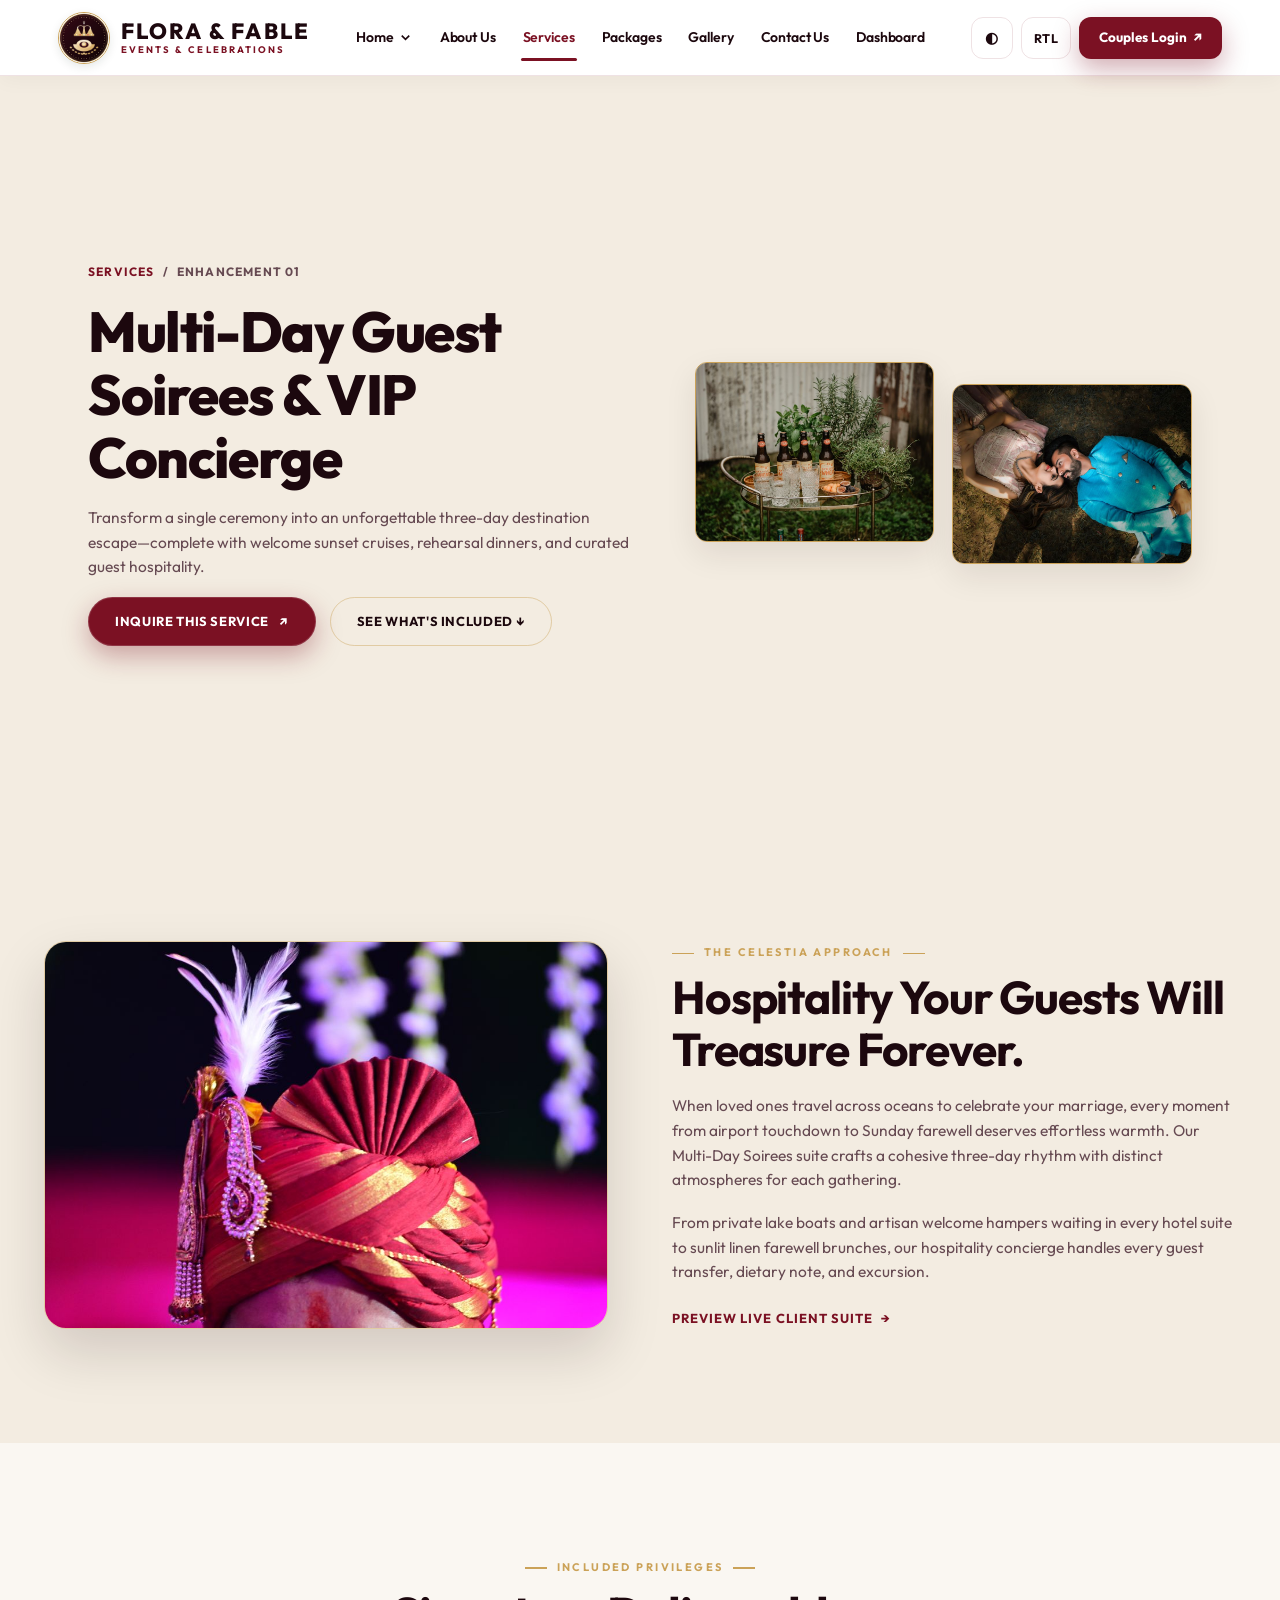
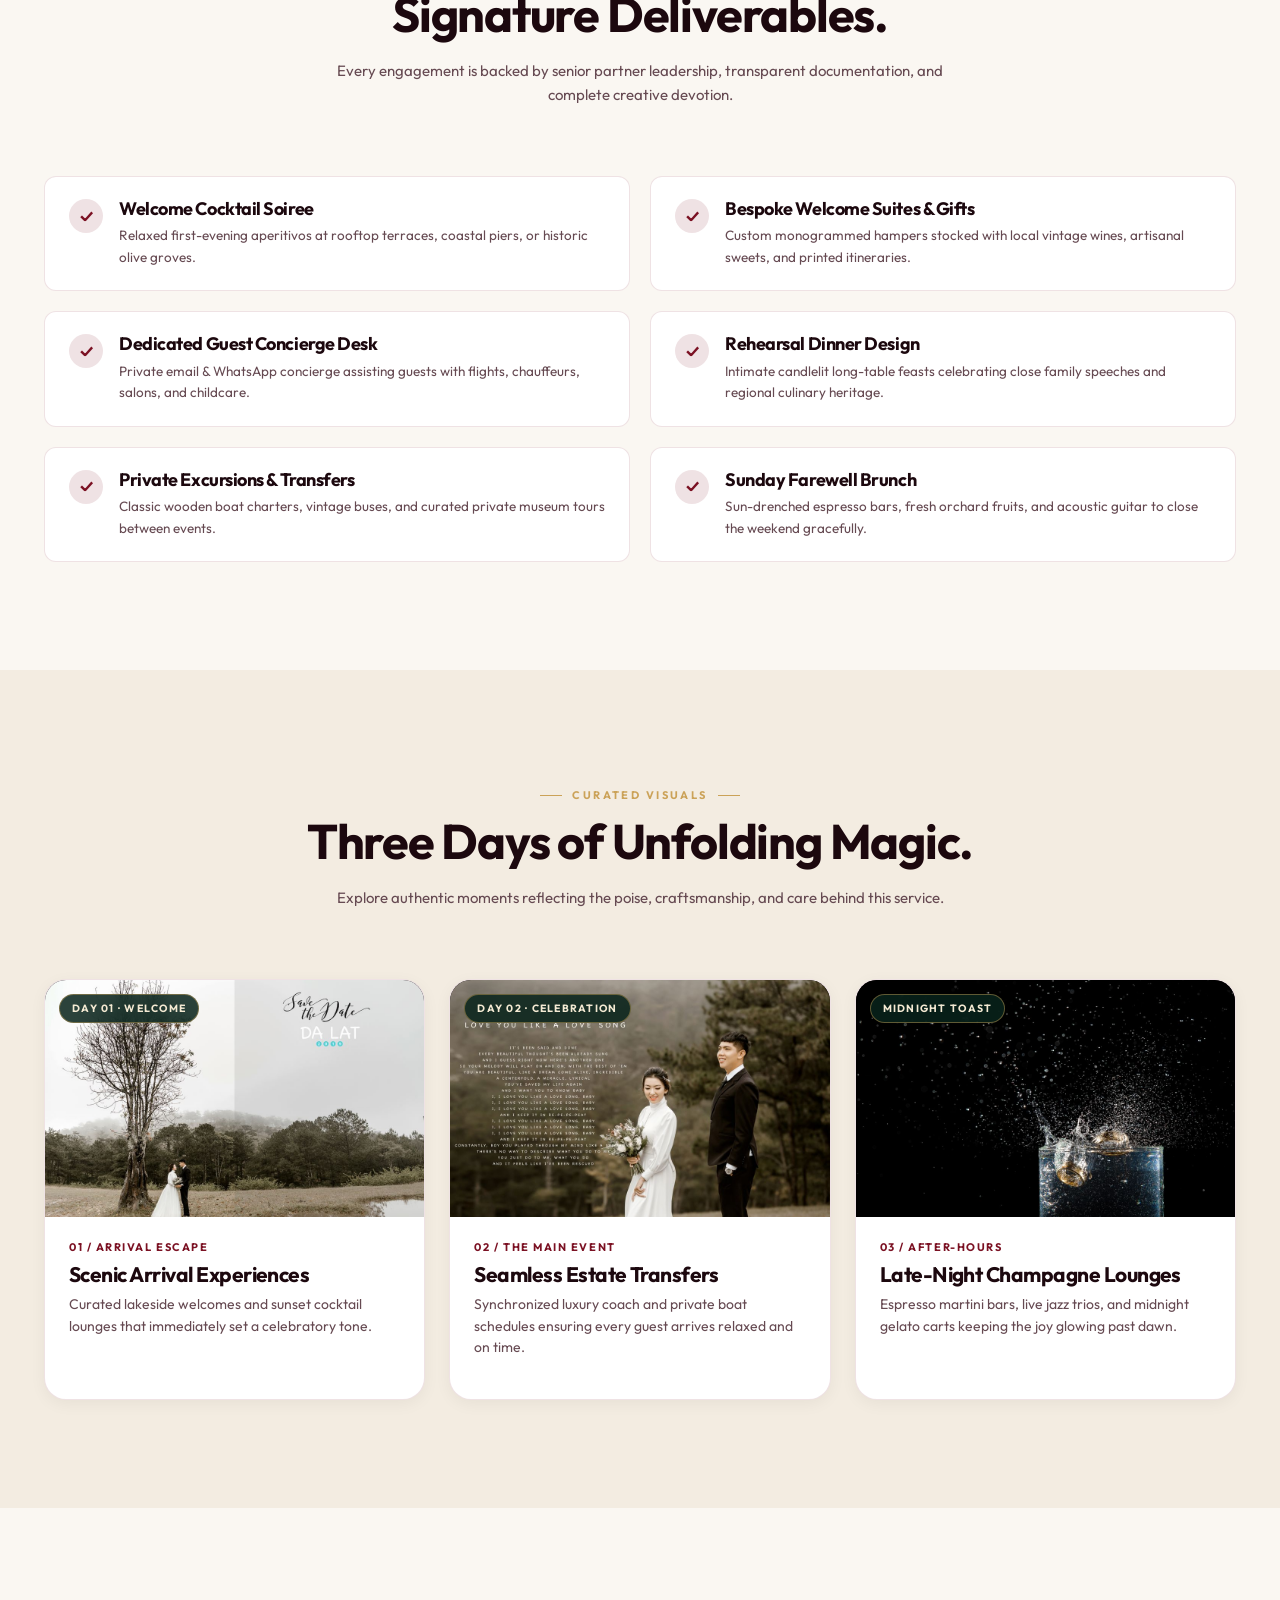
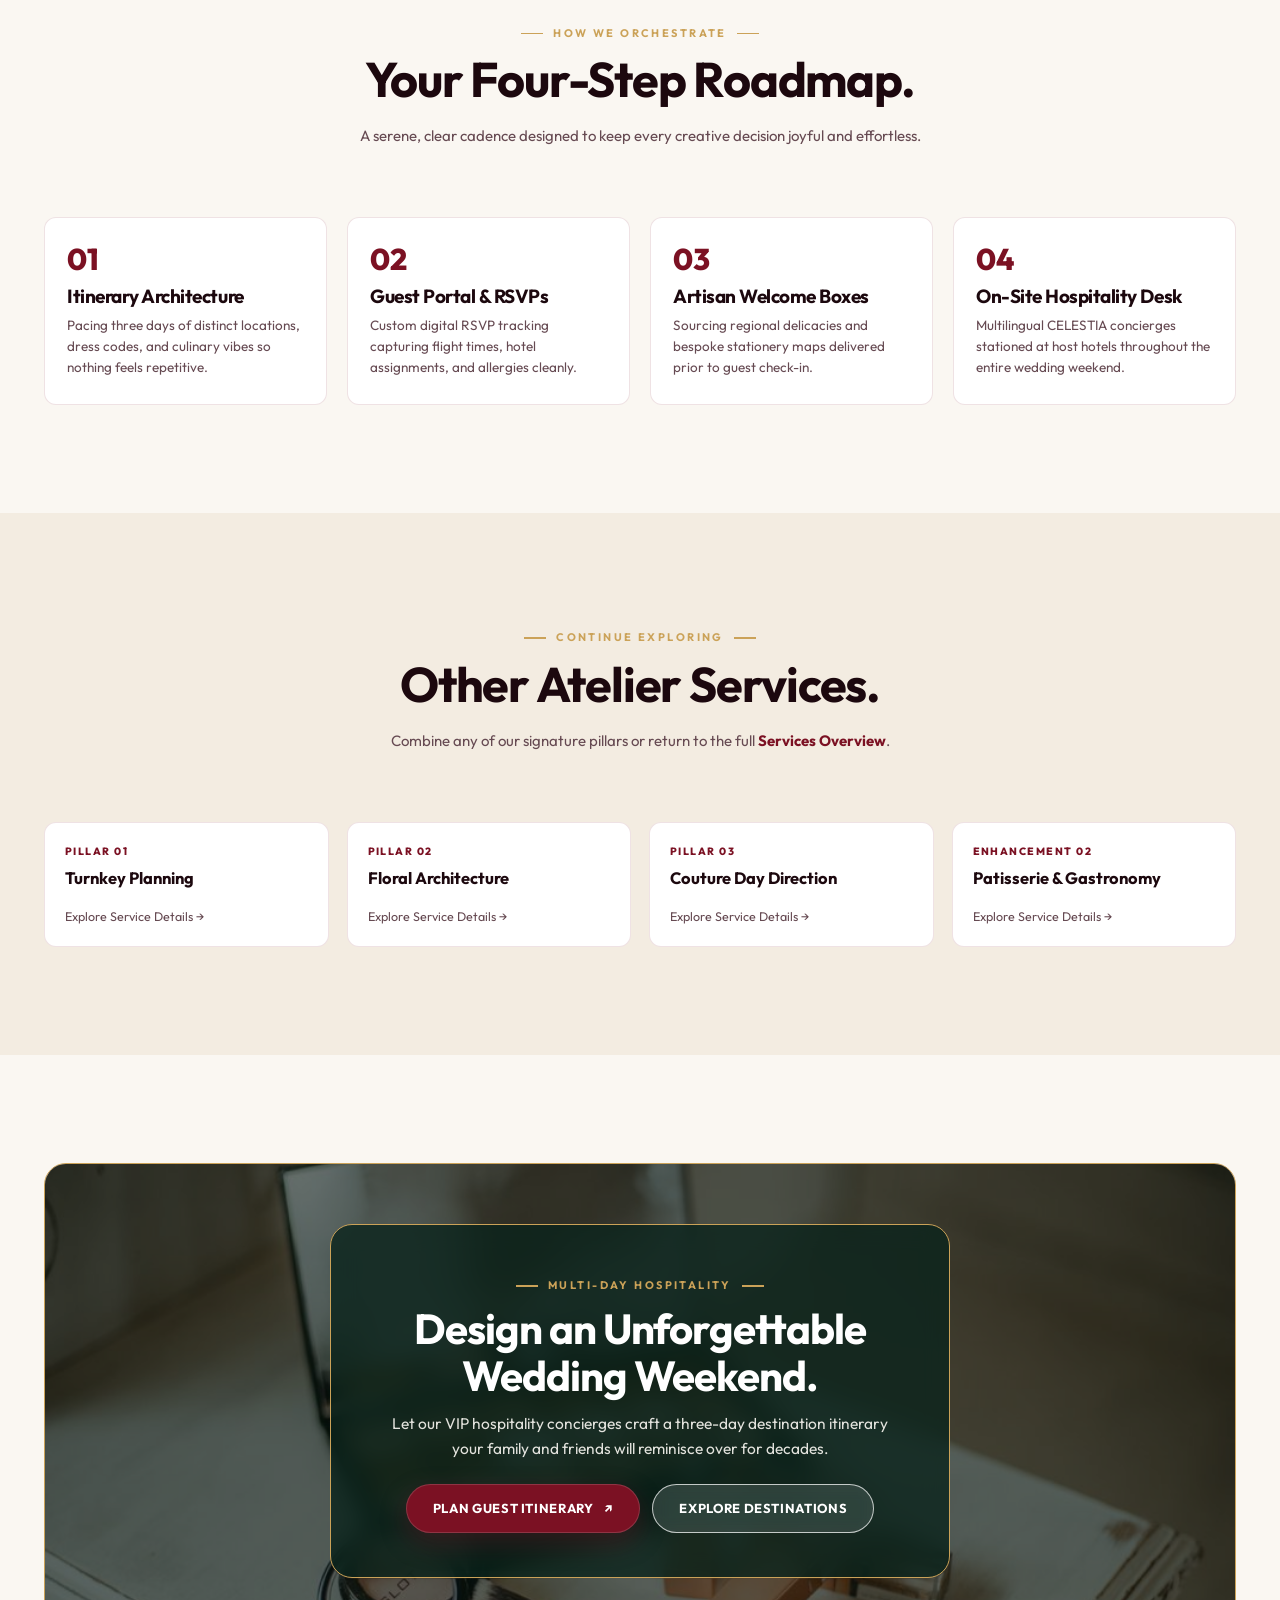
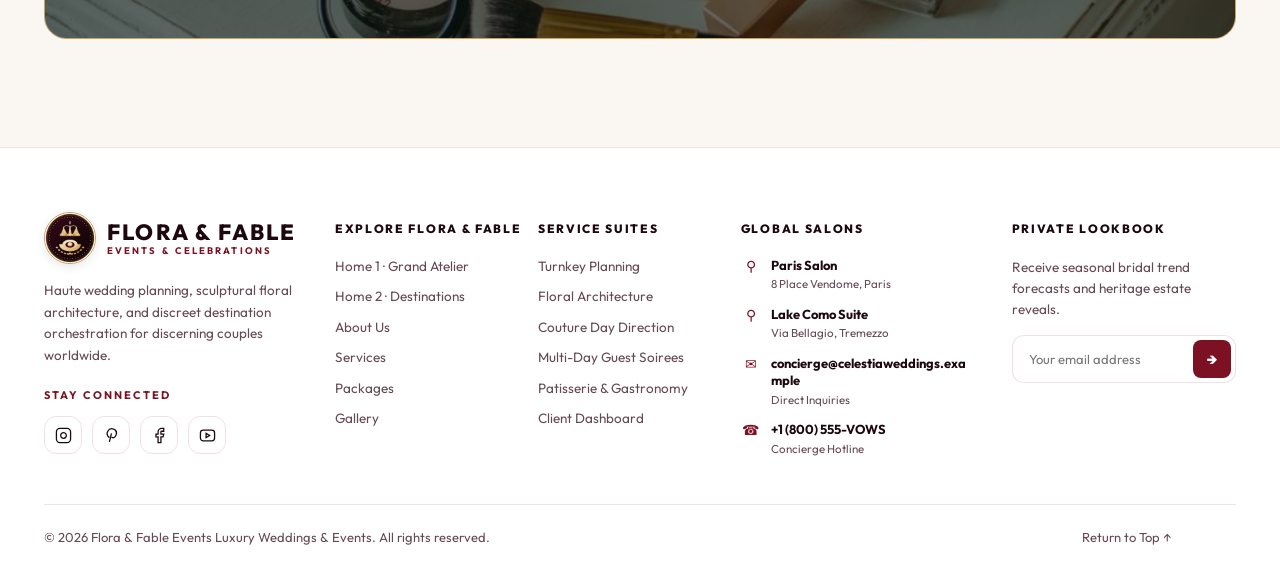
<file: service-guest-soirees.html>
<!DOCTYPE html>
<html lang="en">
<head>
  <meta charset="utf-8" />
  <meta content="width=device-width, initial-scale=1.0" name="viewport" />
  <title>Multi-Day Guest Soirees | Flora & Fable Events &mdash; Luxury Weddings & Celebrations</title>
  <meta content="Transform a single ceremony into an unforgettable three-day destination escape&mdash;complete with welcome sunset cruises, rehearsal dinners, and curated guest hospitality." name="description" />
  <link rel="icon" href="assets/images/logo.jpg" type="image/jpeg" />
  <link href="assets/css/style.css?v=13.0" rel="stylesheet" />
  <link href="assets/css/cta-hero-styles.css?v=13.0" rel="stylesheet" />
  <link href="assets/css/service-details.css?v=13.0" rel="stylesheet" />
  <link href="assets/css/effects.css?v=13.0" rel="stylesheet" />
</head>
<body class="site-page page-service-detail" id="top">

  <header class="header">
    <a aria-label="Flora & Fable Events, go to home" class="brand" href="index.html">
      <div class="brand-logo-wrap">
        <img src="assets/images/logo.jpg" alt="Flora & Fable Events Logo" class="brand-logo-img" />
      </div>
      <div class="brand-type">
        <strong>FLORA &amp; FABLE</strong>
        <small>EVENTS &amp; CELEBRATIONS</small>
      </div>
    </a>
    <nav aria-label="Main navigation" class="nav">
      <div class="dropdown">
        <a aria-label="Home menu" class="nav-home" href="index.html">Home <svg aria-hidden="true" class="nav-chevron" fill="none" height="15" stroke="currentColor" stroke-width="2.6" viewBox="0 0 24 24" width="15"><path d="m6 9 6 6 6-6"/></svg></a>
        <div class="dropdown-menu">
          <a href="index.html"><span class="menu-tile-icon">&#8962;</span><span class="menu-tile-text"><strong>Home 1</strong><small>The Grand Atelier</small></span></a>
          <a href="home2.html"><span class="menu-tile-icon">&#10022;</span><span class="menu-tile-text"><strong>Home 2</strong><small>Destination Celebrations</small></span></a>
        </div>
      </div>
      <a href="about.html">About Us</a>
      <a aria-current="page" class="active" href="services.html">Services</a>
      <a href="packages.html">Packages</a>
      <a href="gallery.html">Gallery</a>
      <a href="contact.html">Contact Us</a>
      <a href="dashboard.html">Dashboard</a>
    </nav>
    <div class="nav-actions">
      <button aria-label="Toggle light or dark theme" class="iconbtn" id="themeToggle" title="Toggle Theme">&#9679;�</button>
      <button aria-label="Toggle right-to-left layout" class="iconbtn" id="rtlToggle" title="Toggle RTL">RTL</button>
      <a class="loginbtn" href="login.html"><span>Couples Login</span> <span class="btn-arrow">&#8599;</span></a>
      <button aria-label="Open navigation" class="hamburger" id="menuToggle">&#9776;</button>
    </div>
  </header>

  <main>
    <!-- SECTION 1: Unique Service Detail Hero -->
    <section class="hero-sd-soirees" data-section="1">
      <div class="container">
        <div class="sd-hero-grid">
          <div class="reveal slide-left">
            <div class="sd-breadcrumb"><a href="services.html">Services</a> <span>/</span> <span>Enhancement 01</span></div>
            <h1>Multi-Day Guest Soirees & VIP Concierge</h1>
            <p>Transform a single ceremony into an unforgettable three-day destination escape&mdash;complete with welcome sunset cruises, rehearsal dinners, and curated guest hospitality.</p>
            <div style="display:flex; gap:14px; flex-wrap:wrap;">
              <a class="btn btn-primary" href="contact.html">Inquire This Service <span class="btn-arrow">&#8599;</span></a>
              <a class="btn btn-outline" href="#deliverables">See What's Included &darr;</a>
            </div>
          </div>
          <div class="sd-dual-offset reveal slide-right">
            <figure><img src="assets/images/batch5/s20.jpg" alt="Botanical outdoor gold bar cart styled for wedding welcome cocktails" fetchpriority="high" /></figure>
            <figure><img src="assets/images/batch5/s47.jpg" alt="Joyful couple celebrating during multi-day destination wedding soiree" fetchpriority="high" /></figure>
          </div>
        </div>
      </div>
    </section>

    <!-- SECTION 2: In-Depth Atelier Overview -->
    <section class="section soft" data-section="2">
      <div class="container">
        <div class="story-grid" style="display:grid; grid-template-columns:1fr 1fr; gap:clamp(32px,5vw,76px); align-items:center;">
          <figure class="reveal slide-left" style="aspect-ratio:16/11; border-radius:var(--radius-lg); overflow:hidden; border:1px solid var(--line-accent); box-shadow:var(--shadow-lg);">
            <img src="assets/images/batch5/s02.jpg" alt="Regal cultural wedding celebration ceremony attire" style="width:100%; height:100%; object-fit:cover;" loading="lazy" />
          </figure>
          <div class="reveal slide-right">
            <span class="eyebrow">THE CELESTIA APPROACH</span>
            <h2 style="font-size:clamp(30px,3.6vw,46px); margin-bottom:18px;">Hospitality Your Guests Will Treasure Forever.</h2>
            <p>When loved ones travel across oceans to celebrate your marriage, every moment from airport touchdown to Sunday farewell deserves effortless warmth. Our Multi-Day Soirees suite crafts a cohesive three-day rhythm with distinct atmospheres for each gathering.</p>
            <p>From private lake boats and artisan welcome hampers waiting in every hotel suite to sunlit linen farewell brunches, our hospitality concierge handles every guest transfer, dietary note, and excursion.</p>
            <a class="text-link" href="dashboard.html">Preview Live Client Suite <span>&rarr;</span></a>
          </div>
        </div>
      </div>
    </section>

    <!-- SECTION 3: Bespoke Deliverables -->
    <section class="section" id="deliverables" data-section="3">
      <div class="container">
        <div class="section-heading reveal">
          <span class="eyebrow">INCLUDED PRIVILEGES</span>
          <h2>Signature Deliverables.</h2>
          <p>Every engagement is backed by senior partner leadership, transparent documentation, and complete creative devotion.</p>
        </div>
        <div class="sd-deliverables-grid">
          <div class="sd-deliverable-item reveal">
            <span class="sd-check-icon" aria-hidden="true">&#10003;</span>
            <div>
              <h3>Welcome Cocktail Soiree</h3>
              <p>Relaxed first-evening aperitivos at rooftop terraces, coastal piers, or historic olive groves.</p>
            </div>
          </div>
          <div class="sd-deliverable-item reveal">
            <span class="sd-check-icon" aria-hidden="true">&#10003;</span>
            <div>
              <h3>Bespoke Welcome Suites & Gifts</h3>
              <p>Custom monogrammed hampers stocked with local vintage wines, artisanal sweets, and printed itineraries.</p>
            </div>
          </div>
          <div class="sd-deliverable-item reveal">
            <span class="sd-check-icon" aria-hidden="true">&#10003;</span>
            <div>
              <h3>Dedicated Guest Concierge Desk</h3>
              <p>Private email & WhatsApp concierge assisting guests with flights, chauffeurs, salons, and childcare.</p>
            </div>
          </div>
          <div class="sd-deliverable-item reveal">
            <span class="sd-check-icon" aria-hidden="true">&#10003;</span>
            <div>
              <h3>Rehearsal Dinner Design</h3>
              <p>Intimate candlelit long-table feasts celebrating close family speeches and regional culinary heritage.</p>
            </div>
          </div>
          <div class="sd-deliverable-item reveal">
            <span class="sd-check-icon" aria-hidden="true">&#10003;</span>
            <div>
              <h3>Private Excursions & Transfers</h3>
              <p>Classic wooden boat charters, vintage buses, and curated private museum tours between events.</p>
            </div>
          </div>
          <div class="sd-deliverable-item reveal">
            <span class="sd-check-icon" aria-hidden="true">&#10003;</span>
            <div>
              <h3>Sunday Farewell Brunch</h3>
              <p>Sun-drenched espresso bars, fresh orchard fruits, and acoustic guitar to close the weekend gracefully.</p>
            </div>
          </div>
        </div>
      </div>
    </section>

    <!-- SECTION 4: Visual Craftsmanship Showcase -->
    <section class="section soft" data-section="4">
      <div class="container">
        <div class="section-heading reveal">
          <span class="eyebrow">CURATED VISUALS</span>
          <h2>Three Days of Unfolding Magic.</h2>
          <p>Explore authentic moments reflecting the poise, craftsmanship, and care behind this service.</p>
        </div>
        <div class="cards-grid">
          <article class="feature-card reveal">
            <div class="visual">
              <span class="badge">Day 01 &middot; Welcome</span>
              <img src="assets/images/batch5/s39.jpg" alt="Serene misty lakeside destination wedding setting" loading="lazy" />
            </div>
            <div class="card-body">
              <span class="card-index">01 / ARRIVAL ESCAPE</span>
              <h3>Scenic Arrival Experiences</h3>
              <p>Curated lakeside welcomes and sunset cocktail lounges that immediately set a celebratory tone.</p>
            </div>
          </article>
          <article class="feature-card reveal">
            <div class="visual">
              <span class="badge">Day 02 &middot; Celebration</span>
              <img src="assets/images/batch5/s37.jpg" alt="Couple standing in sunlit estate garden during destination weekend" loading="lazy" />
            </div>
            <div class="card-body">
              <span class="card-index">02 / THE MAIN EVENT</span>
              <h3>Seamless Estate Transfers</h3>
              <p>Synchronized luxury coach and private boat schedules ensuring every guest arrives relaxed and on time.</p>
            </div>
          </article>
          <article class="feature-card reveal">
            <div class="visual">
              <span class="badge">Midnight Toast</span>
              <img src="assets/images/batch5/s26.jpg" alt="Sparkling golden rings splashing in vintage champagne" loading="lazy" />
            </div>
            <div class="card-body">
              <span class="card-index">03 / AFTER-HOURS</span>
              <h3>Late-Night Champagne Lounges</h3>
              <p>Espresso martini bars, live jazz trios, and midnight gelato carts keeping the joy glowing past dawn.</p>
            </div>
          </article>
        </div>
      </div>
    </section>

    <!-- SECTION 5: Execution Cadence -->
    <section class="section" data-section="5">
      <div class="container">
        <div class="section-heading reveal">
          <span class="eyebrow">HOW WE ORCHESTRATE</span>
          <h2>Your Four-Step Roadmap.</h2>
          <p>A serene, clear cadence designed to keep every creative decision joyful and effortless.</p>
        </div>
        <div class="tiles-grid">
          <article class="tile reveal">
            <span class="tile-no">01</span>
            <h3>Itinerary Architecture</h3>
            <p>Pacing three days of distinct locations, dress codes, and culinary vibes so nothing feels repetitive.</p>
          </article>
          <article class="tile reveal">
            <span class="tile-no">02</span>
            <h3>Guest Portal & RSVPs</h3>
            <p>Custom digital RSVP tracking capturing flight times, hotel assignments, and allergies cleanly.</p>
          </article>
          <article class="tile reveal">
            <span class="tile-no">03</span>
            <h3>Artisan Welcome Boxes</h3>
            <p>Sourcing regional delicacies and bespoke stationery maps delivered prior to guest check-in.</p>
          </article>
          <article class="tile reveal">
            <span class="tile-no">04</span>
            <h3>On-Site Hospitality Desk</h3>
            <p>Multilingual CELESTIA concierges stationed at host hotels throughout the entire wedding weekend.</p>
          </article>
        </div>
      </div>
    </section>

    <!-- SECTION 6: Explore Other Service Suites -->
    <section class="section soft" data-section="6">
      <div class="container">
        <div class="section-heading reveal">
          <span class="eyebrow">CONTINUE EXPLORING</span>
          <h2>Other Atelier Services.</h2>
          <p>Combine any of our signature pillars or return to the full <a href="services.html" style="color:var(--rose); font-weight:700;">Services Overview</a>.</p>
        </div>
        <div class="sd-switcher-grid">
          <a class="sd-switcher-card reveal" href="service-turnkey-planning.html">
            <small>Pillar 01</small>
            <strong>Turnkey Planning</strong>
            <span>Explore Service Details &rarr;</span>
          </a>
          <a class="sd-switcher-card reveal" href="service-floral-architecture.html">
            <small>Pillar 02</small>
            <strong>Floral Architecture</strong>
            <span>Explore Service Details &rarr;</span>
          </a>
          <a class="sd-switcher-card reveal" href="service-day-direction.html">
            <small>Pillar 03</small>
            <strong>Couture Day Direction</strong>
            <span>Explore Service Details &rarr;</span>
          </a>
          <a class="sd-switcher-card reveal" href="service-patisserie-gastronomy.html">
            <small>Enhancement 02</small>
            <strong>Patisserie & Gastronomy</strong>
            <span>Explore Service Details &rarr;</span>
          </a>
        </div>
      </div>
    </section>

    <!-- UNIQUE CTA: Golden Hour Hospitality + Frosted Emerald Center -->
    <section class="section" data-cta="1">
      <div class="container">
        <div class="cta-sd-soirees reveal zoom-in">
          <img src="assets/images/batch5/s09.jpg" alt="Sunlit luxury bridal hospitality suite and bespoke welcome styling" loading="lazy" />
          <div class="cta-sd-soirees-box">
            <span class="eyebrow">MULTI-DAY HOSPITALITY</span>
            <h2 style="font-size:clamp(28px,3.4vw,42px); margin-bottom:12px;">Design an Unforgettable Wedding Weekend.</h2>
            <p style="margin-bottom:24px;">Let our VIP hospitality concierges craft a three-day destination itinerary your family and friends will reminisce over for decades.</p>
            <div style="display:flex; justify-content:center; gap:12px; flex-wrap:wrap;">
              <a class="btn btn-primary" href="contact.html">Plan Guest Itinerary <span class="btn-arrow">&#8599;</span></a>
              <a class="btn btn-secondary" href="home2.html">Explore Destinations</a>
            </div>
          </div>
        </div>
      </div>
    </section>
  </main>

  <!-- Complete 5-Column Luxury Footer -->
  <footer class="footer" id="siteFooter">
    <div class="container">
      <div class="footer-top">
        <div class="footer-brand">
          <a class="brand" href="index.html">
            <div class="brand-logo-wrap">
        <img src="assets/images/logo.jpg" alt="Flora & Fable Events Logo" class="brand-logo-img" />
      </div>
      <div class="brand-type">
        <strong>FLORA &amp; FABLE</strong>
        <small>EVENTS &amp; CELEBRATIONS</small>
      </div>
          </a>
          <p>Haute wedding planning, sculptural floral architecture, and discreet destination orchestration for discerning couples worldwide.</p>
          <div class="stay-connected">STAY CONNECTED</div>
          <div class="social-links">
            <a aria-label="Instagram" href="https://instagram.com" rel="noopener" target="_blank"><svg width="17" height="17" fill="none" stroke="currentColor" stroke-width="1.8" viewBox="0 0 24 24"><rect width="20" height="20" x="2" y="2" rx="5"/><path d="M16 11.37A4 4 0 1 1 12.63 8 4 4 0 0 1 16 11.37z"/><line x1="17.5" y1="6.5" x2="17.51" y2="6.5"/></svg></a>
            <a aria-label="Pinterest" href="https://pinterest.com" rel="noopener" target="_blank"><svg width="17" height="17" fill="none" stroke="currentColor" stroke-width="1.8" viewBox="0 0 24 24"><path d="m9 21 3-12m-3 6c-7-5-1-15 6-12 8 3 2 16-3 11"/></svg></a>
            <a aria-label="Facebook" href="https://facebook.com" rel="noopener" target="_blank"><svg width="17" height="17" fill="none" stroke="currentColor" stroke-width="1.8" viewBox="0 0 24 24"><path d="M18 2h-3a5 5 0 0 0-5 5v3H7v4h3v8h4v-8h3l1-4h-4V7a1 1 0 0 1 1-1h3z"/></svg></a>
            <a aria-label="YouTube" href="https://youtube.com" rel="noopener" target="_blank"><svg width="17" height="17" fill="none" stroke="currentColor" stroke-width="1.8" viewBox="0 0 24 24"><rect width="20" height="15" x="2" y="4.5" rx="4"/><polygon points="10 9 15 12 10 15"/></svg></a>
          </div>
        </div>
        <div class="footer-col">
          <h4 class="footer-heading">Explore Flora & Fable</h4>
          <a href="index.html">Home 1 &middot; Grand Atelier</a>
          <a href="home2.html">Home 2 &middot; Destinations</a>
          <a href="about.html">About Us</a>
          <a href="services.html">Services</a>
          <a href="packages.html">Packages</a>
          <a href="gallery.html">Gallery</a>
        </div>
        <div class="footer-col">
          <h4 class="footer-heading">Service Suites</h4>
          <a href="service-turnkey-planning.html">Turnkey Planning</a>
          <a href="service-floral-architecture.html">Floral Architecture</a>
          <a href="service-day-direction.html">Couture Day Direction</a>
          <a href="service-guest-soirees.html">Multi-Day Guest Soirees</a>
          <a href="service-patisserie-gastronomy.html">Patisserie &amp; Gastronomy</a>
          <a href="dashboard.html">Client Dashboard</a>
        </div>
        <div class="footer-col footer-contact">
          <h4 class="footer-heading">Global Salons</h4>
          <address>
            <div class="footer-contact-item"><span class="contact-symbol">&#9906;</span><span><strong>Paris Salon</strong><small>8 Place Vendome, Paris</small></span></div>
            <div class="footer-contact-item"><span class="contact-symbol">&#9906;</span><span><strong>Lake Como Suite</strong><small>Via Bellagio, Tremezzo</small></span></div>
            <div class="footer-contact-item"><span class="contact-symbol">&#9993;</span><span><a href="mailto:concierge@celestiaweddings.example">concierge@celestiaweddings.example</a><small>Direct Inquiries</small></span></div>
            <div class="footer-contact-item"><span class="contact-symbol">&#9742;</span><span><strong>+1 (800) 555-VOWS</strong><small>Concierge Hotline</small></span></div>
          </address>
        </div>
        <div class="footer-col newsletter-box">
          <h4 class="footer-heading">Private Lookbook</h4>
          <p>Receive seasonal bridal trend forecasts and heritage estate reveals.</p>
          <form class="newsletter-form" id="newsletterForm">
            <label class="sr-only" for="newsletterEmail">Email Address</label>
            <input id="newsletterEmail" placeholder="Your email address" required type="email" />
            <button aria-label="Subscribe" type="submit">&rarr;</button>
          </form>
        </div>
      </div>
      <div class="footer-bottom">
        <span>&copy; 2026 Flora & Fable Events Luxury Weddings &amp; Events. All rights reserved.</span>
        <span><a href="#top">Return to Top &uarr;</a></span>
      </div>
    </div>
  </footer>

  <div class="toast" id="toast" role="status" aria-live="polite"></div>

  <script src="assets/js/app.js?v=13.0"></script>
  <script src="assets/js/motion.js?v=13.0"></script>
  <script src="assets/js/effects.js?v=13.0"></script>
</body>
</html>
</file>
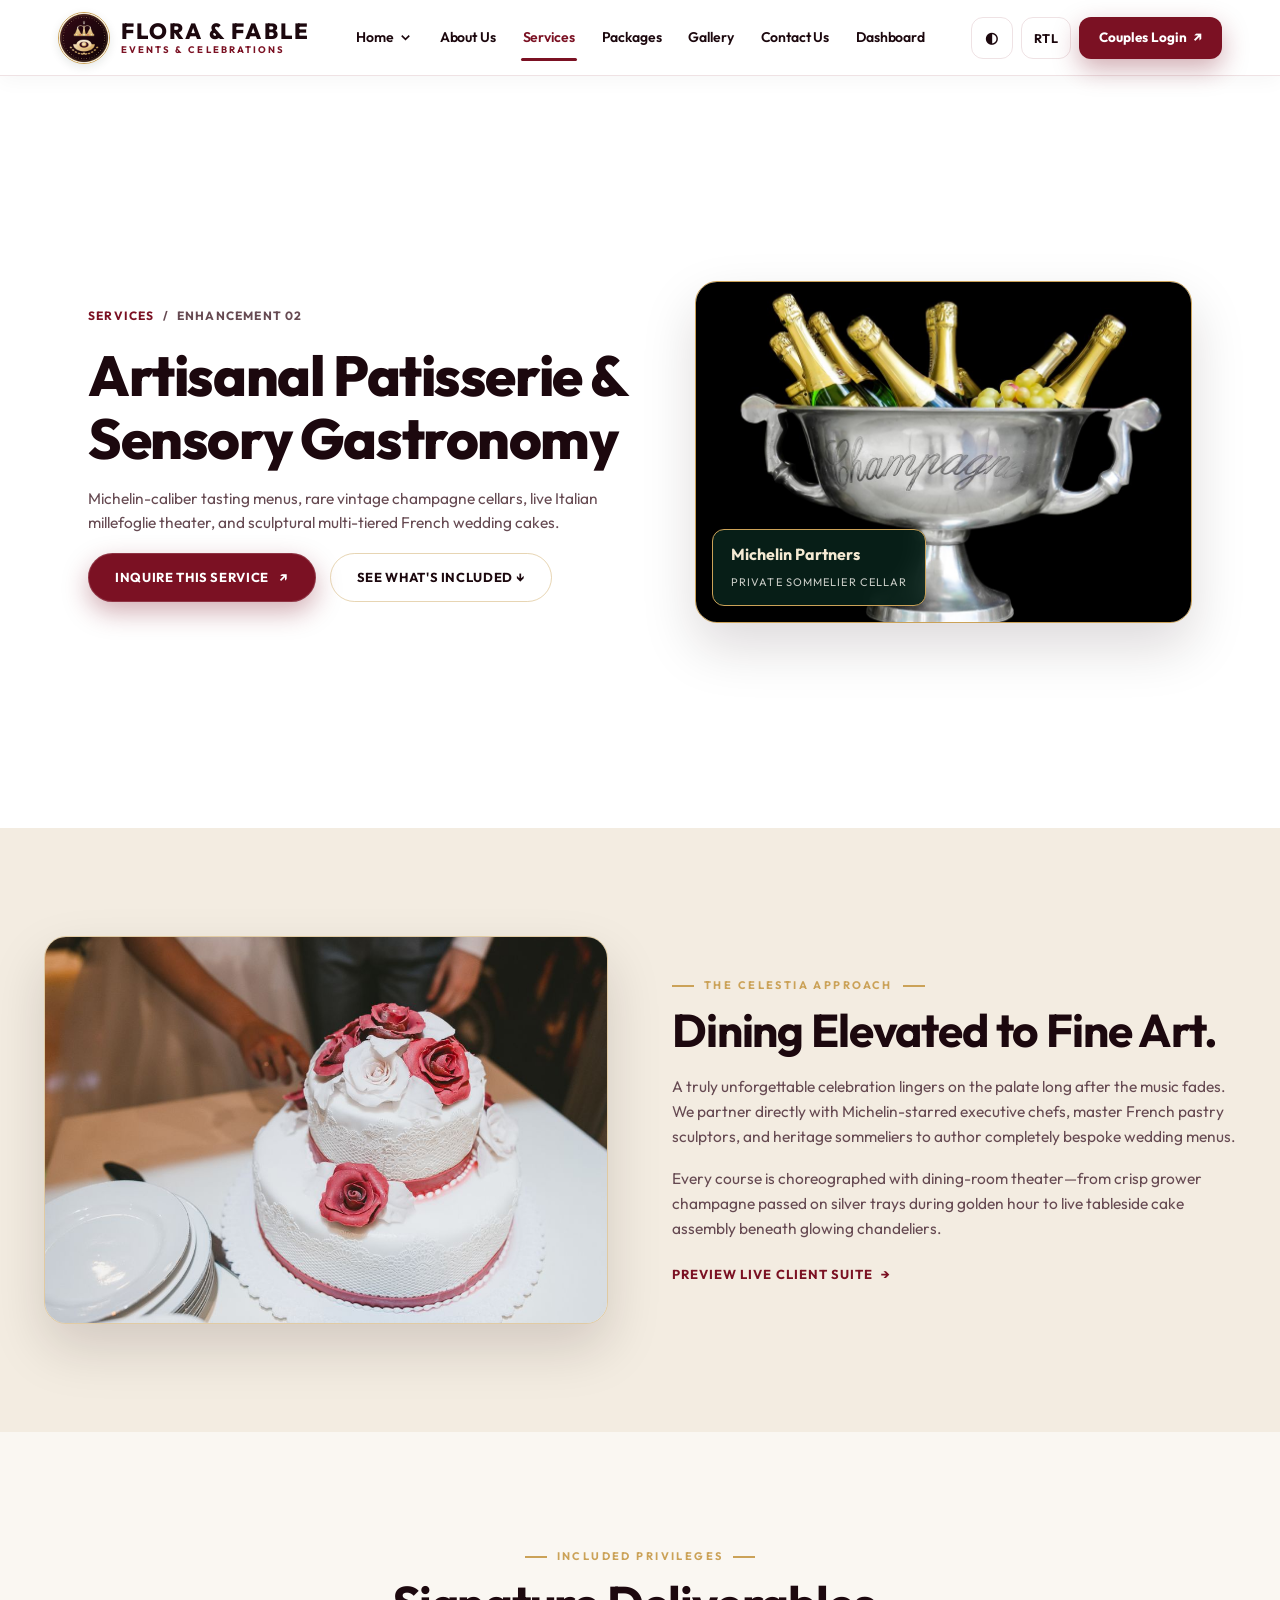
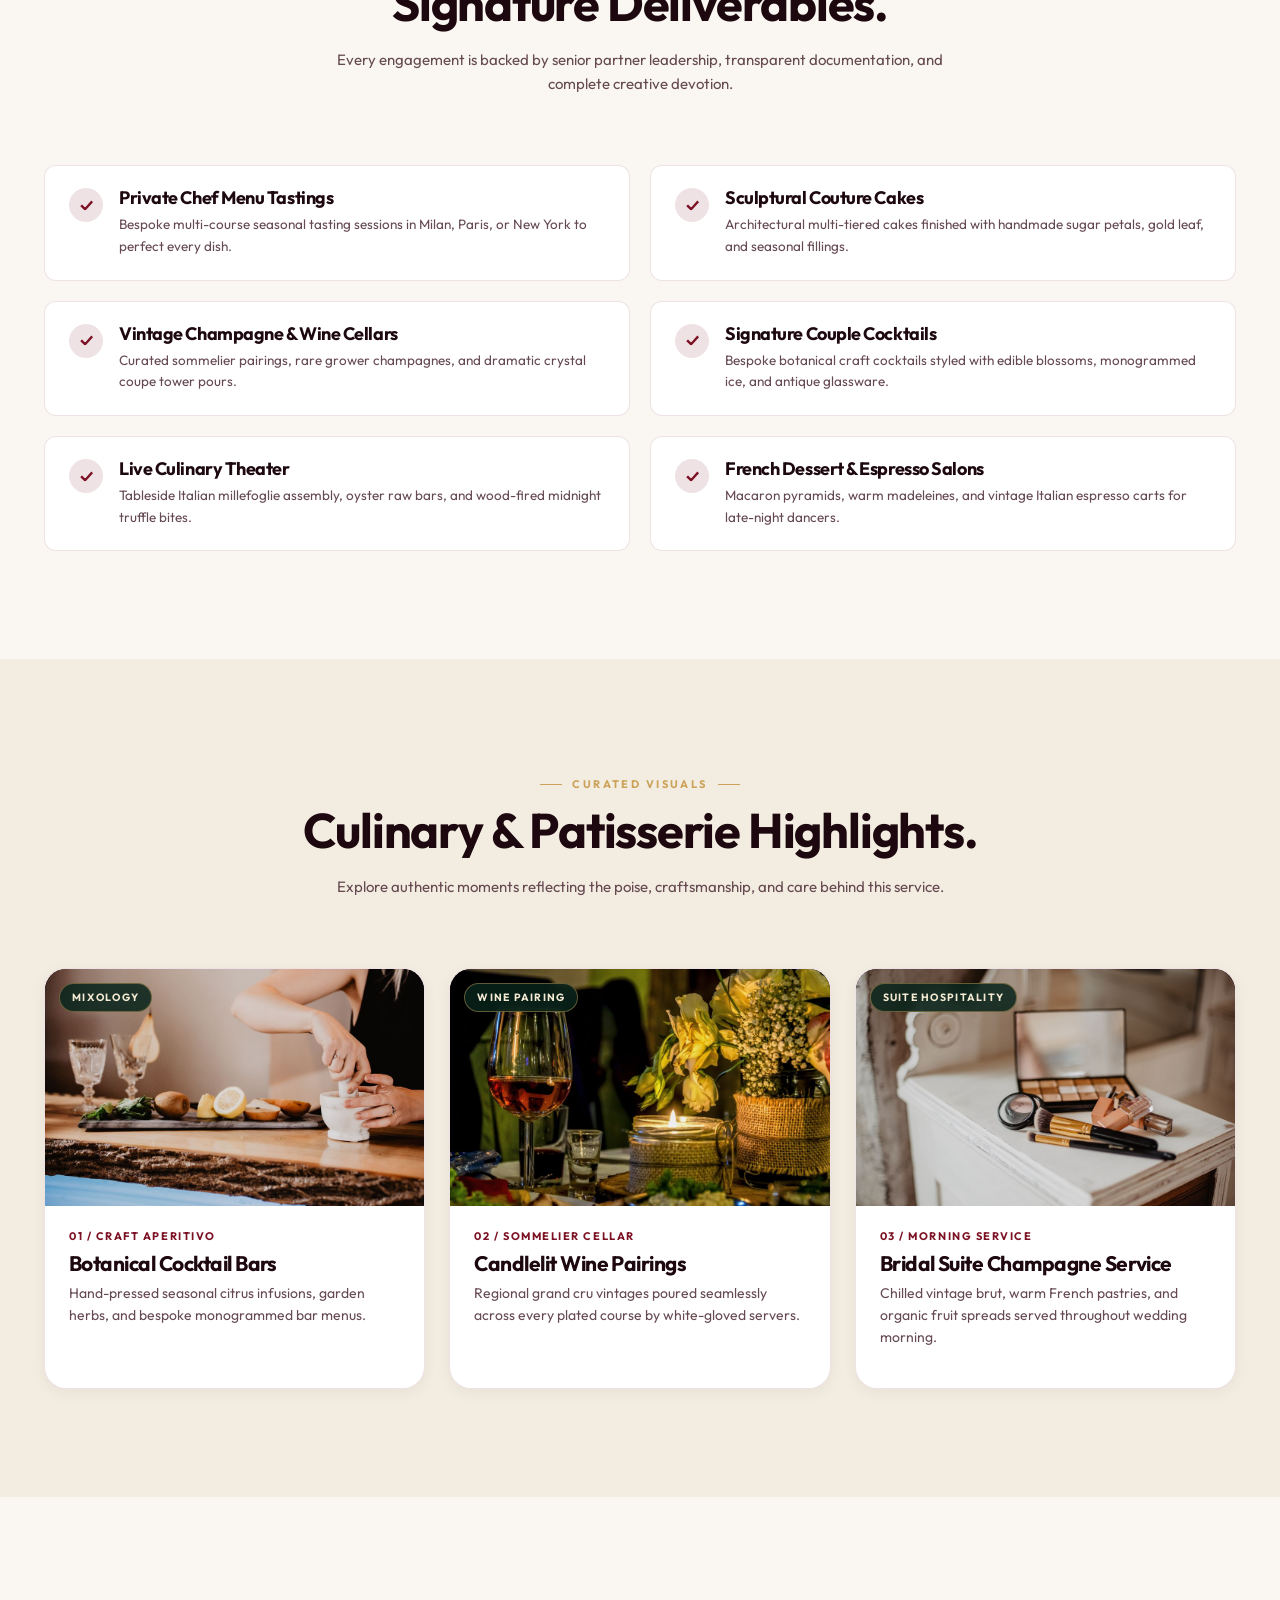
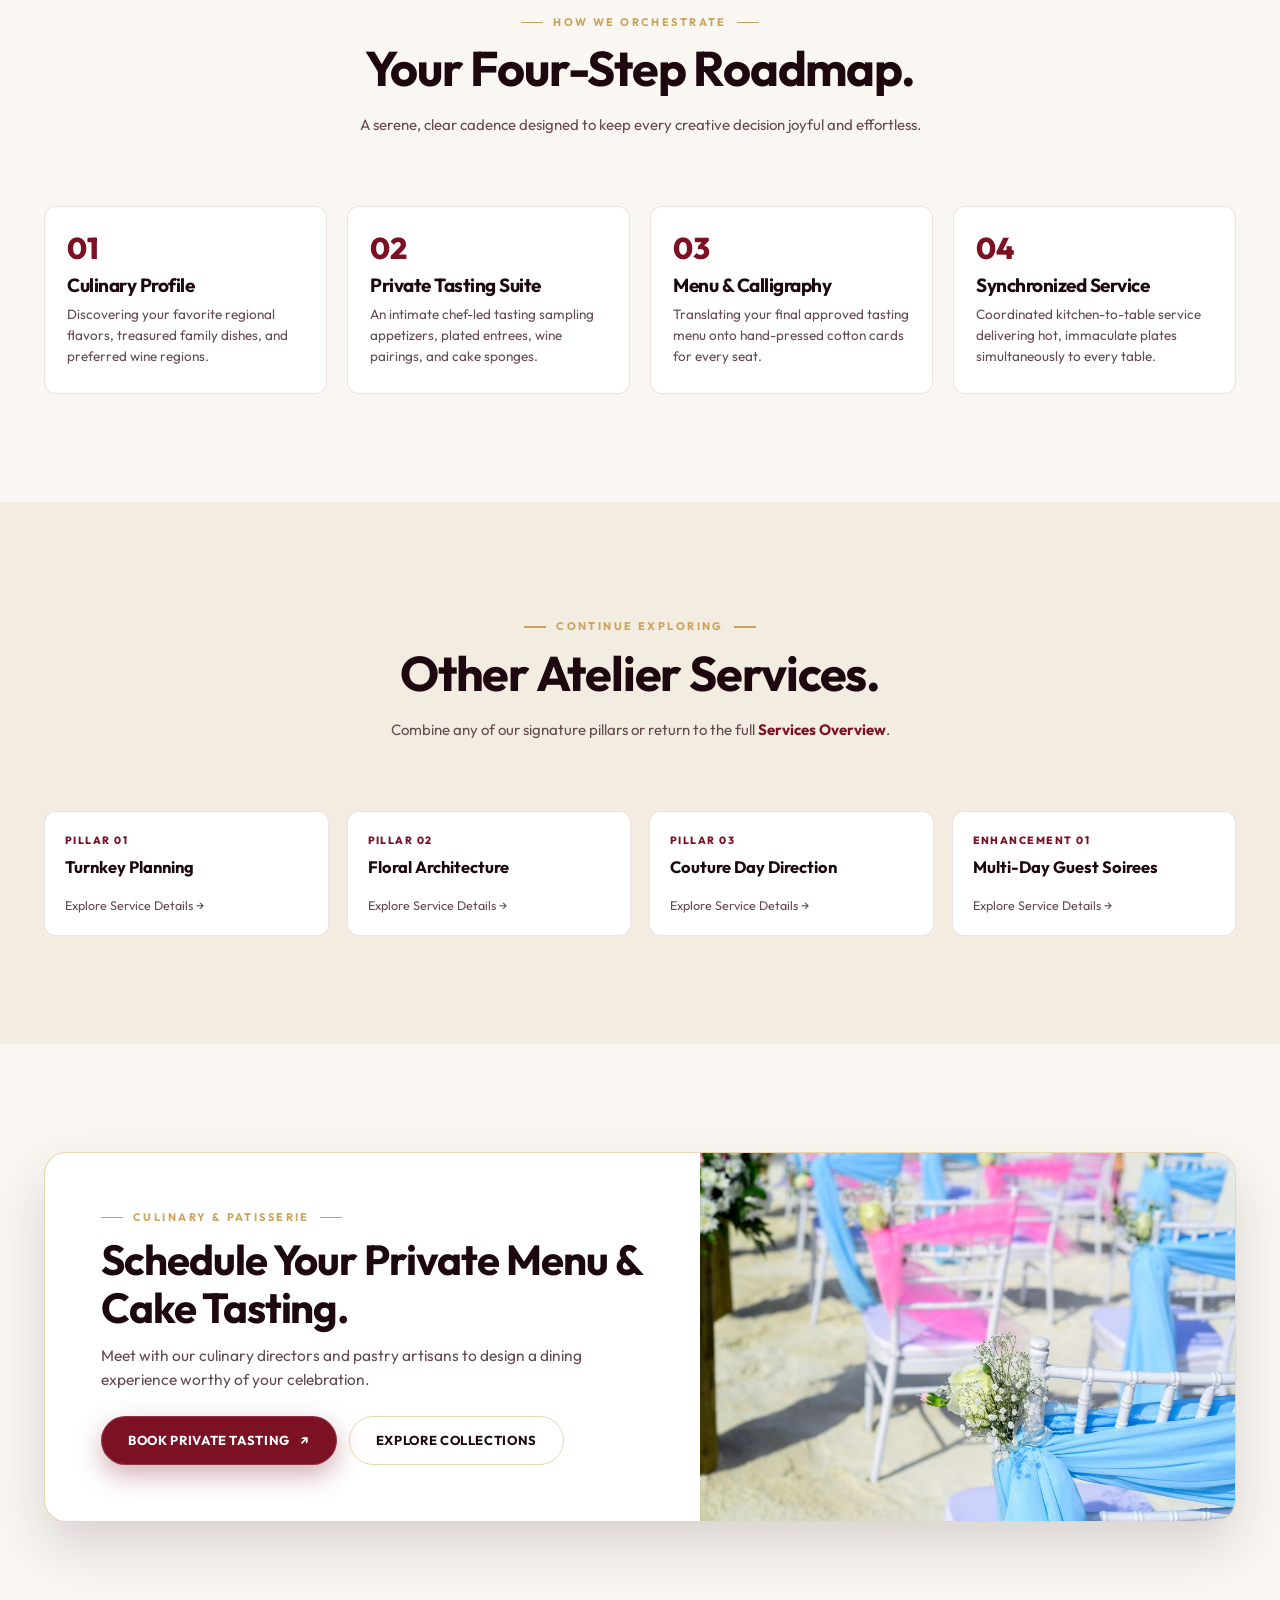
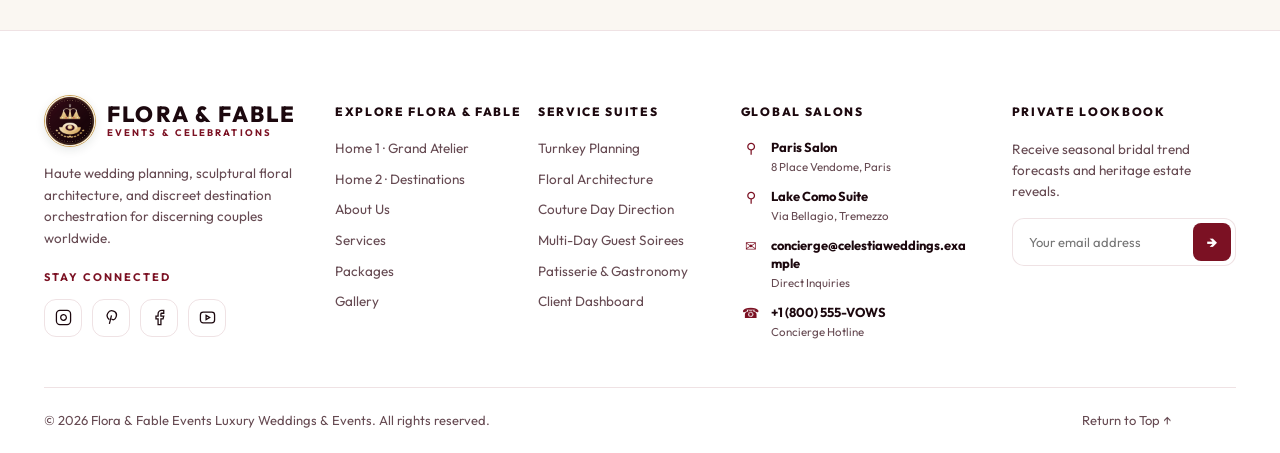
<file: service-patisserie-gastronomy.html>
<!DOCTYPE html>
<html lang="en">
<head>
  <meta charset="utf-8" />
  <meta content="width=device-width, initial-scale=1.0" name="viewport" />
  <title>Patisserie & Gastronomy | Flora & Fable Events &mdash; Luxury Weddings & Celebrations</title>
  <meta content="Michelin-caliber tasting menus, rare vintage champagne cellars, live Italian millefoglie theater, and sculptural multi-tiered French wedding cakes." name="description" />
  <link rel="icon" href="assets/images/logo.jpg" type="image/jpeg" />
  <link href="assets/css/style.css?v=13.0" rel="stylesheet" />
  <link href="assets/css/cta-hero-styles.css?v=13.0" rel="stylesheet" />
  <link href="assets/css/service-details.css?v=13.0" rel="stylesheet" />
  <link href="assets/css/effects.css?v=13.0" rel="stylesheet" />
</head>
<body class="site-page page-service-detail" id="top">

  <header class="header">
    <a aria-label="Flora & Fable Events, go to home" class="brand" href="index.html">
      <div class="brand-logo-wrap">
        <img src="assets/images/logo.jpg" alt="Flora & Fable Events Logo" class="brand-logo-img" />
      </div>
      <div class="brand-type">
        <strong>FLORA &amp; FABLE</strong>
        <small>EVENTS &amp; CELEBRATIONS</small>
      </div>
    </a>
    <nav aria-label="Main navigation" class="nav">
      <div class="dropdown">
        <a aria-label="Home menu" class="nav-home" href="index.html">Home <svg aria-hidden="true" class="nav-chevron" fill="none" height="15" stroke="currentColor" stroke-width="2.6" viewBox="0 0 24 24" width="15"><path d="m6 9 6 6 6-6"/></svg></a>
        <div class="dropdown-menu">
          <a href="index.html"><span class="menu-tile-icon">&#8962;</span><span class="menu-tile-text"><strong>Home 1</strong><small>The Grand Atelier</small></span></a>
          <a href="home2.html"><span class="menu-tile-icon">&#10022;</span><span class="menu-tile-text"><strong>Home 2</strong><small>Destination Celebrations</small></span></a>
        </div>
      </div>
      <a href="about.html">About Us</a>
      <a aria-current="page" class="active" href="services.html">Services</a>
      <a href="packages.html">Packages</a>
      <a href="gallery.html">Gallery</a>
      <a href="contact.html">Contact Us</a>
      <a href="dashboard.html">Dashboard</a>
    </nav>
    <div class="nav-actions">
      <button aria-label="Toggle light or dark theme" class="iconbtn" id="themeToggle" title="Toggle Theme">&#9679;�</button>
      <button aria-label="Toggle right-to-left layout" class="iconbtn" id="rtlToggle" title="Toggle RTL">RTL</button>
      <a class="loginbtn" href="login.html"><span>Couples Login</span> <span class="btn-arrow">&#8599;</span></a>
      <button aria-label="Open navigation" class="hamburger" id="menuToggle">&#9776;</button>
    </div>
  </header>

  <main>
    <!-- SECTION 1: Unique Service Detail Hero -->
    <section class="hero-sd-patisserie" data-section="1">
      <div class="container">
        <div class="sd-hero-grid">
          <div class="reveal slide-left">
            <div class="sd-breadcrumb"><a href="services.html">Services</a> <span>/</span> <span>Enhancement 02</span></div>
            <h1>Artisanal Patisserie & Sensory Gastronomy</h1>
            <p>Michelin-caliber tasting menus, rare vintage champagne cellars, live Italian millefoglie theater, and sculptural multi-tiered French wedding cakes.</p>
            <div style="display:flex; gap:14px; flex-wrap:wrap;">
              <a class="btn btn-primary" href="contact.html">Inquire This Service <span class="btn-arrow">&#8599;</span></a>
              <a class="btn btn-outline" href="#deliverables">See What's Included &darr;</a>
            </div>
          </div>
          <div class="reveal slide-right" style="position:relative;">
            <figure class="sd-hero-frame">
              <img src="assets/images/batch5/s28.jpg" alt="Silver champagne bucket filled with chilled vintage gold-foil bottles" fetchpriority="high" />
              <div class="sd-floating-stat float-gentle">
                <strong>Michelin Partners</strong>
                <small>Private Sommelier Cellar</small>
              </div>
            </figure>
          </div>
        </div>
      </div>
    </section>

    <!-- SECTION 2: In-Depth Atelier Overview -->
    <section class="section soft" data-section="2">
      <div class="container">
        <div class="story-grid" style="display:grid; grid-template-columns:1fr 1fr; gap:clamp(32px,5vw,76px); align-items:center;">
          <figure class="reveal slide-left" style="aspect-ratio:16/11; border-radius:var(--radius-lg); overflow:hidden; border:1px solid var(--line-accent); box-shadow:var(--shadow-lg);">
            <img src="assets/images/batch5/s31.jpg" alt="Three-tier white fondant luxury wedding cake adorned with crimson garden roses" style="width:100%; height:100%; object-fit:cover;" loading="lazy" />
          </figure>
          <div class="reveal slide-right">
            <span class="eyebrow">THE CELESTIA APPROACH</span>
            <h2 style="font-size:clamp(30px,3.6vw,46px); margin-bottom:18px;">Dining Elevated to Fine Art.</h2>
            <p>A truly unforgettable celebration lingers on the palate long after the music fades. We partner directly with Michelin-starred executive chefs, master French pastry sculptors, and heritage sommeliers to author completely bespoke wedding menus.</p>
            <p>Every course is choreographed with dining-room theater&mdash;from crisp grower champagne passed on silver trays during golden hour to live tableside cake assembly beneath glowing chandeliers.</p>
            <a class="text-link" href="dashboard.html">Preview Live Client Suite <span>&rarr;</span></a>
          </div>
        </div>
      </div>
    </section>

    <!-- SECTION 3: Bespoke Deliverables -->
    <section class="section" id="deliverables" data-section="3">
      <div class="container">
        <div class="section-heading reveal">
          <span class="eyebrow">INCLUDED PRIVILEGES</span>
          <h2>Signature Deliverables.</h2>
          <p>Every engagement is backed by senior partner leadership, transparent documentation, and complete creative devotion.</p>
        </div>
        <div class="sd-deliverables-grid">
          <div class="sd-deliverable-item reveal">
            <span class="sd-check-icon" aria-hidden="true">&#10003;</span>
            <div>
              <h3>Private Chef Menu Tastings</h3>
              <p>Bespoke multi-course seasonal tasting sessions in Milan, Paris, or New York to perfect every dish.</p>
            </div>
          </div>
          <div class="sd-deliverable-item reveal">
            <span class="sd-check-icon" aria-hidden="true">&#10003;</span>
            <div>
              <h3>Sculptural Couture Cakes</h3>
              <p>Architectural multi-tiered cakes finished with handmade sugar petals, gold leaf, and seasonal fillings.</p>
            </div>
          </div>
          <div class="sd-deliverable-item reveal">
            <span class="sd-check-icon" aria-hidden="true">&#10003;</span>
            <div>
              <h3>Vintage Champagne & Wine Cellars</h3>
              <p>Curated sommelier pairings, rare grower champagnes, and dramatic crystal coupe tower pours.</p>
            </div>
          </div>
          <div class="sd-deliverable-item reveal">
            <span class="sd-check-icon" aria-hidden="true">&#10003;</span>
            <div>
              <h3>Signature Couple Cocktails</h3>
              <p>Bespoke botanical craft cocktails styled with edible blossoms, monogrammed ice, and antique glassware.</p>
            </div>
          </div>
          <div class="sd-deliverable-item reveal">
            <span class="sd-check-icon" aria-hidden="true">&#10003;</span>
            <div>
              <h3>Live Culinary Theater</h3>
              <p>Tableside Italian millefoglie assembly, oyster raw bars, and wood-fired midnight truffle bites.</p>
            </div>
          </div>
          <div class="sd-deliverable-item reveal">
            <span class="sd-check-icon" aria-hidden="true">&#10003;</span>
            <div>
              <h3>French Dessert & Espresso Salons</h3>
              <p>Macaron pyramids, warm madeleines, and vintage Italian espresso carts for late-night dancers.</p>
            </div>
          </div>
        </div>
      </div>
    </section>

    <!-- SECTION 4: Visual Craftsmanship Showcase -->
    <section class="section soft" data-section="4">
      <div class="container">
        <div class="section-heading reveal">
          <span class="eyebrow">CURATED VISUALS</span>
          <h2>Culinary & Patisserie Highlights.</h2>
          <p>Explore authentic moments reflecting the poise, craftsmanship, and care behind this service.</p>
        </div>
        <div class="cards-grid">
          <article class="feature-card reveal">
            <div class="visual">
              <span class="badge">Mixology</span>
              <img src="assets/images/batch5/s13.jpg" alt="Artisanal citrus cocktail preparation for wedding aperitivo" loading="lazy" />
            </div>
            <div class="card-body">
              <span class="card-index">01 / CRAFT APERITIVO</span>
              <h3>Botanical Cocktail Bars</h3>
              <p>Hand-pressed seasonal citrus infusions, garden herbs, and bespoke monogrammed bar menus.</p>
            </div>
          </article>
          <article class="feature-card reveal">
            <div class="visual">
              <span class="badge">Wine Pairing</span>
              <img src="assets/images/batch5/s36.jpg" alt="Candlelit red wine and floral reception banquet setting" loading="lazy" />
            </div>
            <div class="card-body">
              <span class="card-index">02 / SOMMELIER CELLAR</span>
              <h3>Candlelit Wine Pairings</h3>
              <p>Regional grand cru vintages poured seamlessly across every plated course by white-gloved servers.</p>
            </div>
          </article>
          <article class="feature-card reveal">
            <div class="visual">
              <span class="badge">Suite Hospitality</span>
              <img src="assets/images/batch5/s10.jpg" alt="Luxury bridal suite styling and morning refreshment table" loading="lazy" />
            </div>
            <div class="card-body">
              <span class="card-index">03 / MORNING SERVICE</span>
              <h3>Bridal Suite Champagne Service</h3>
              <p>Chilled vintage brut, warm French pastries, and organic fruit spreads served throughout wedding morning.</p>
            </div>
          </article>
        </div>
      </div>
    </section>

    <!-- SECTION 5: Execution Cadence -->
    <section class="section" data-section="5">
      <div class="container">
        <div class="section-heading reveal">
          <span class="eyebrow">HOW WE ORCHESTRATE</span>
          <h2>Your Four-Step Roadmap.</h2>
          <p>A serene, clear cadence designed to keep every creative decision joyful and effortless.</p>
        </div>
        <div class="tiles-grid">
          <article class="tile reveal">
            <span class="tile-no">01</span>
            <h3>Culinary Profile</h3>
            <p>Discovering your favorite regional flavors, treasured family dishes, and preferred wine regions.</p>
          </article>
          <article class="tile reveal">
            <span class="tile-no">02</span>
            <h3>Private Tasting Suite</h3>
            <p>An intimate chef-led tasting sampling appetizers, plated entrees, wine pairings, and cake sponges.</p>
          </article>
          <article class="tile reveal">
            <span class="tile-no">03</span>
            <h3>Menu & Calligraphy</h3>
            <p>Translating your final approved tasting menu onto hand-pressed cotton cards for every seat.</p>
          </article>
          <article class="tile reveal">
            <span class="tile-no">04</span>
            <h3>Synchronized Service</h3>
            <p>Coordinated kitchen-to-table service delivering hot, immaculate plates simultaneously to every table.</p>
          </article>
        </div>
      </div>
    </section>

    <!-- SECTION 6: Explore Other Service Suites -->
    <section class="section soft" data-section="6">
      <div class="container">
        <div class="section-heading reveal">
          <span class="eyebrow">CONTINUE EXPLORING</span>
          <h2>Other Atelier Services.</h2>
          <p>Combine any of our signature pillars or return to the full <a href="services.html" style="color:var(--rose); font-weight:700;">Services Overview</a>.</p>
        </div>
        <div class="sd-switcher-grid">
          <a class="sd-switcher-card reveal" href="service-turnkey-planning.html">
            <small>Pillar 01</small>
            <strong>Turnkey Planning</strong>
            <span>Explore Service Details &rarr;</span>
          </a>
          <a class="sd-switcher-card reveal" href="service-floral-architecture.html">
            <small>Pillar 02</small>
            <strong>Floral Architecture</strong>
            <span>Explore Service Details &rarr;</span>
          </a>
          <a class="sd-switcher-card reveal" href="service-day-direction.html">
            <small>Pillar 03</small>
            <strong>Couture Day Direction</strong>
            <span>Explore Service Details &rarr;</span>
          </a>
          <a class="sd-switcher-card reveal" href="service-guest-soirees.html">
            <small>Enhancement 01</small>
            <strong>Multi-Day Guest Soirees</strong>
            <span>Explore Service Details &rarr;</span>
          </a>
        </div>
      </div>
    </section>

    <!-- UNIQUE CTA: Asymmetric Tasting Salon Invitation -->
    <section class="section" data-cta="1">
      <div class="container">
        <div class="cta-sd-patisserie reveal zoom-in">
          <div class="cta-sd-patisserie-copy">
            <span class="eyebrow" style="justify-content:flex-start;">CULINARY &amp; PATISSERIE</span>
            <h2 style="font-size:clamp(28px,3.4vw,42px); margin-bottom:12px;">Schedule Your Private Menu & Cake Tasting.</h2>
            <p style="margin-bottom:24px;">Meet with our culinary directors and pastry artisans to design a dining experience worthy of your celebration.</p>
            <div style="display:flex; gap:12px; flex-wrap:wrap;">
              <a class="btn btn-primary" href="contact.html">Book Private Tasting <span class="btn-arrow">&#8599;</span></a>
              <a class="btn btn-outline" href="packages.html">Explore Collections</a>
            </div>
          </div>
          <figure><img src="assets/images/batch4/b29.jpg" alt="Pastel silk-draped luxury coastal banquet dining setting" loading="lazy" /></figure>
        </div>
      </div>
    </section>
  </main>

  <!-- Complete 5-Column Luxury Footer -->
  <footer class="footer" id="siteFooter">
    <div class="container">
      <div class="footer-top">
        <div class="footer-brand">
          <a class="brand" href="index.html">
            <div class="brand-logo-wrap">
        <img src="assets/images/logo.jpg" alt="Flora & Fable Events Logo" class="brand-logo-img" />
      </div>
      <div class="brand-type">
        <strong>FLORA &amp; FABLE</strong>
        <small>EVENTS &amp; CELEBRATIONS</small>
      </div>
          </a>
          <p>Haute wedding planning, sculptural floral architecture, and discreet destination orchestration for discerning couples worldwide.</p>
          <div class="stay-connected">STAY CONNECTED</div>
          <div class="social-links">
            <a aria-label="Instagram" href="https://instagram.com" rel="noopener" target="_blank"><svg width="17" height="17" fill="none" stroke="currentColor" stroke-width="1.8" viewBox="0 0 24 24"><rect width="20" height="20" x="2" y="2" rx="5"/><path d="M16 11.37A4 4 0 1 1 12.63 8 4 4 0 0 1 16 11.37z"/><line x1="17.5" y1="6.5" x2="17.51" y2="6.5"/></svg></a>
            <a aria-label="Pinterest" href="https://pinterest.com" rel="noopener" target="_blank"><svg width="17" height="17" fill="none" stroke="currentColor" stroke-width="1.8" viewBox="0 0 24 24"><path d="m9 21 3-12m-3 6c-7-5-1-15 6-12 8 3 2 16-3 11"/></svg></a>
            <a aria-label="Facebook" href="https://facebook.com" rel="noopener" target="_blank"><svg width="17" height="17" fill="none" stroke="currentColor" stroke-width="1.8" viewBox="0 0 24 24"><path d="M18 2h-3a5 5 0 0 0-5 5v3H7v4h3v8h4v-8h3l1-4h-4V7a1 1 0 0 1 1-1h3z"/></svg></a>
            <a aria-label="YouTube" href="https://youtube.com" rel="noopener" target="_blank"><svg width="17" height="17" fill="none" stroke="currentColor" stroke-width="1.8" viewBox="0 0 24 24"><rect width="20" height="15" x="2" y="4.5" rx="4"/><polygon points="10 9 15 12 10 15"/></svg></a>
          </div>
        </div>
        <div class="footer-col">
          <h4 class="footer-heading">Explore Flora & Fable</h4>
          <a href="index.html">Home 1 &middot; Grand Atelier</a>
          <a href="home2.html">Home 2 &middot; Destinations</a>
          <a href="about.html">About Us</a>
          <a href="services.html">Services</a>
          <a href="packages.html">Packages</a>
          <a href="gallery.html">Gallery</a>
        </div>
        <div class="footer-col">
          <h4 class="footer-heading">Service Suites</h4>
          <a href="service-turnkey-planning.html">Turnkey Planning</a>
          <a href="service-floral-architecture.html">Floral Architecture</a>
          <a href="service-day-direction.html">Couture Day Direction</a>
          <a href="service-guest-soirees.html">Multi-Day Guest Soirees</a>
          <a href="service-patisserie-gastronomy.html">Patisserie &amp; Gastronomy</a>
          <a href="dashboard.html">Client Dashboard</a>
        </div>
        <div class="footer-col footer-contact">
          <h4 class="footer-heading">Global Salons</h4>
          <address>
            <div class="footer-contact-item"><span class="contact-symbol">&#9906;</span><span><strong>Paris Salon</strong><small>8 Place Vendome, Paris</small></span></div>
            <div class="footer-contact-item"><span class="contact-symbol">&#9906;</span><span><strong>Lake Como Suite</strong><small>Via Bellagio, Tremezzo</small></span></div>
            <div class="footer-contact-item"><span class="contact-symbol">&#9993;</span><span><a href="mailto:concierge@celestiaweddings.example">concierge@celestiaweddings.example</a><small>Direct Inquiries</small></span></div>
            <div class="footer-contact-item"><span class="contact-symbol">&#9742;</span><span><strong>+1 (800) 555-VOWS</strong><small>Concierge Hotline</small></span></div>
          </address>
        </div>
        <div class="footer-col newsletter-box">
          <h4 class="footer-heading">Private Lookbook</h4>
          <p>Receive seasonal bridal trend forecasts and heritage estate reveals.</p>
          <form class="newsletter-form" id="newsletterForm">
            <label class="sr-only" for="newsletterEmail">Email Address</label>
            <input id="newsletterEmail" placeholder="Your email address" required type="email" />
            <button aria-label="Subscribe" type="submit">&rarr;</button>
          </form>
        </div>
      </div>
      <div class="footer-bottom">
        <span>&copy; 2026 Flora & Fable Events Luxury Weddings &amp; Events. All rights reserved.</span>
        <span><a href="#top">Return to Top &uarr;</a></span>
      </div>
    </div>
  </footer>

  <div class="toast" id="toast" role="status" aria-live="polite"></div>

  <script src="assets/js/app.js?v=13.0"></script>
  <script src="assets/js/motion.js?v=13.0"></script>
  <script src="assets/js/effects.js?v=13.0"></script>
</body>
</html>
</file>
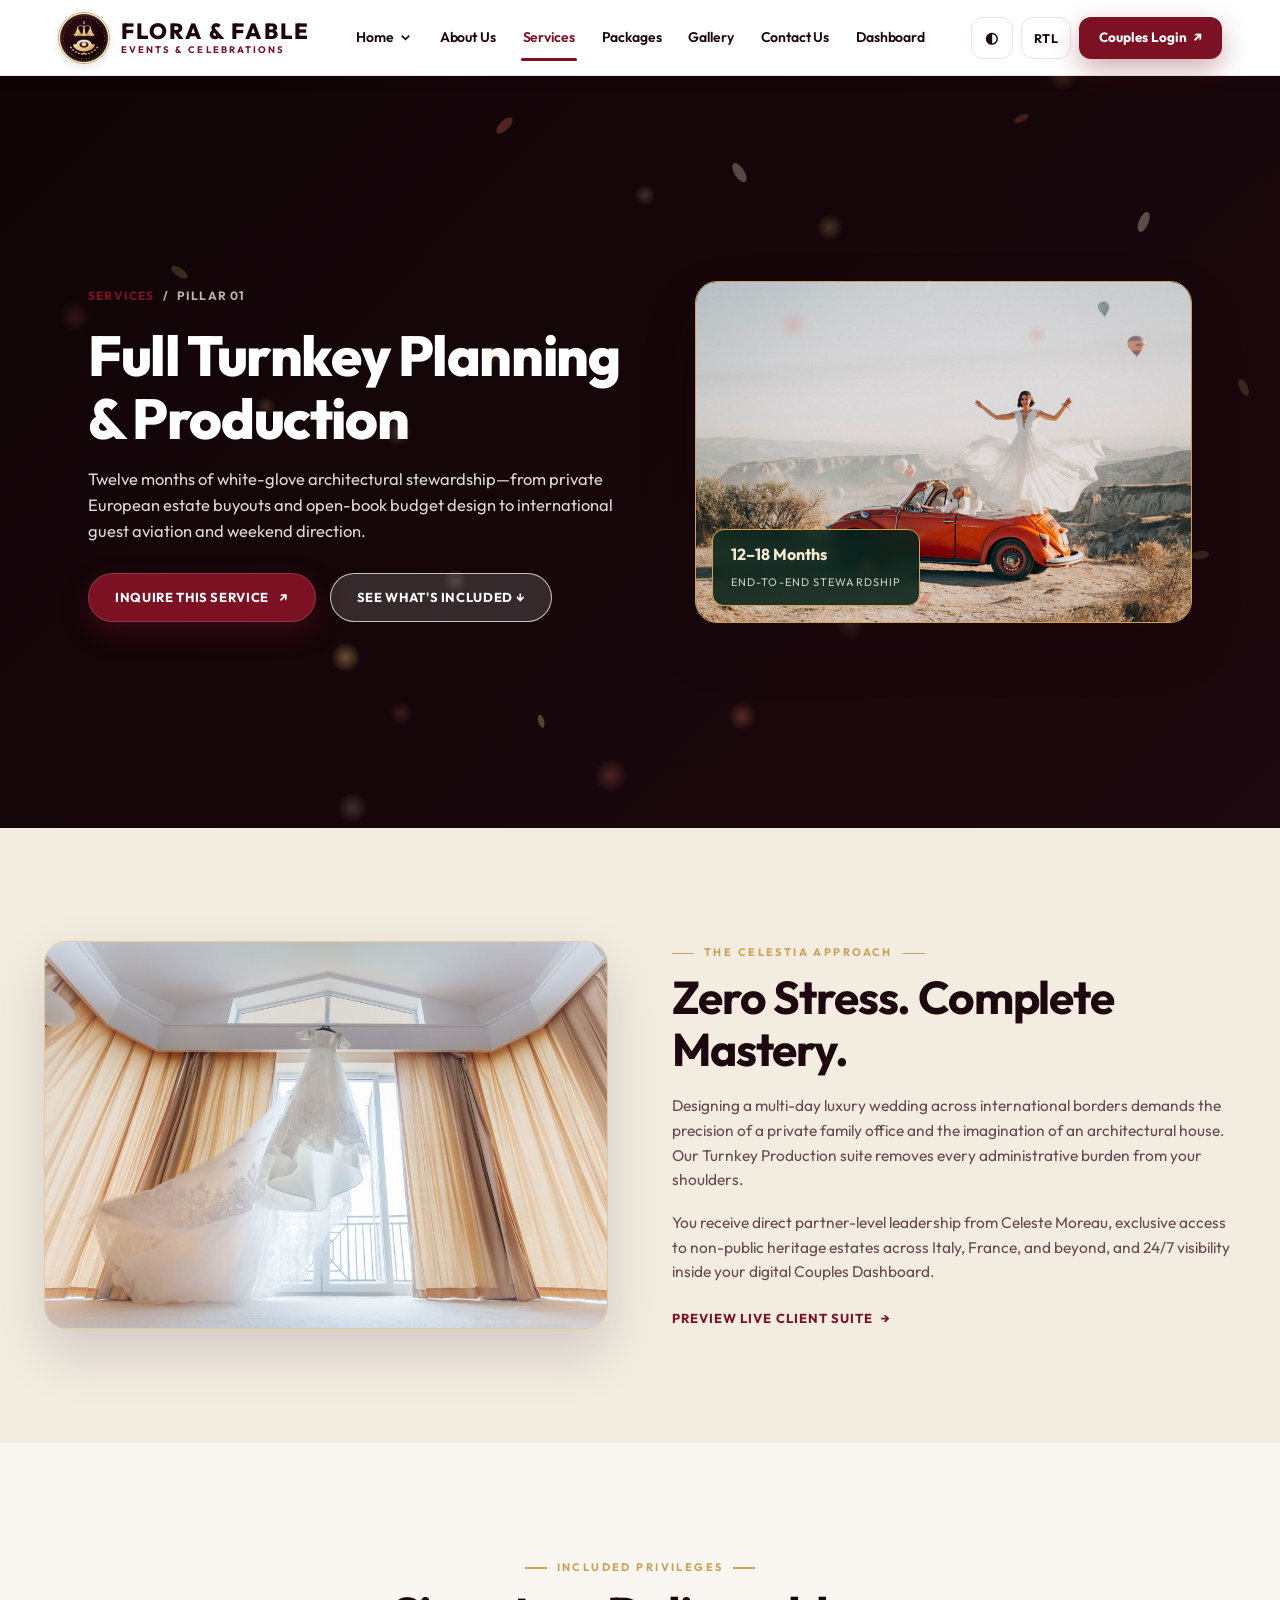
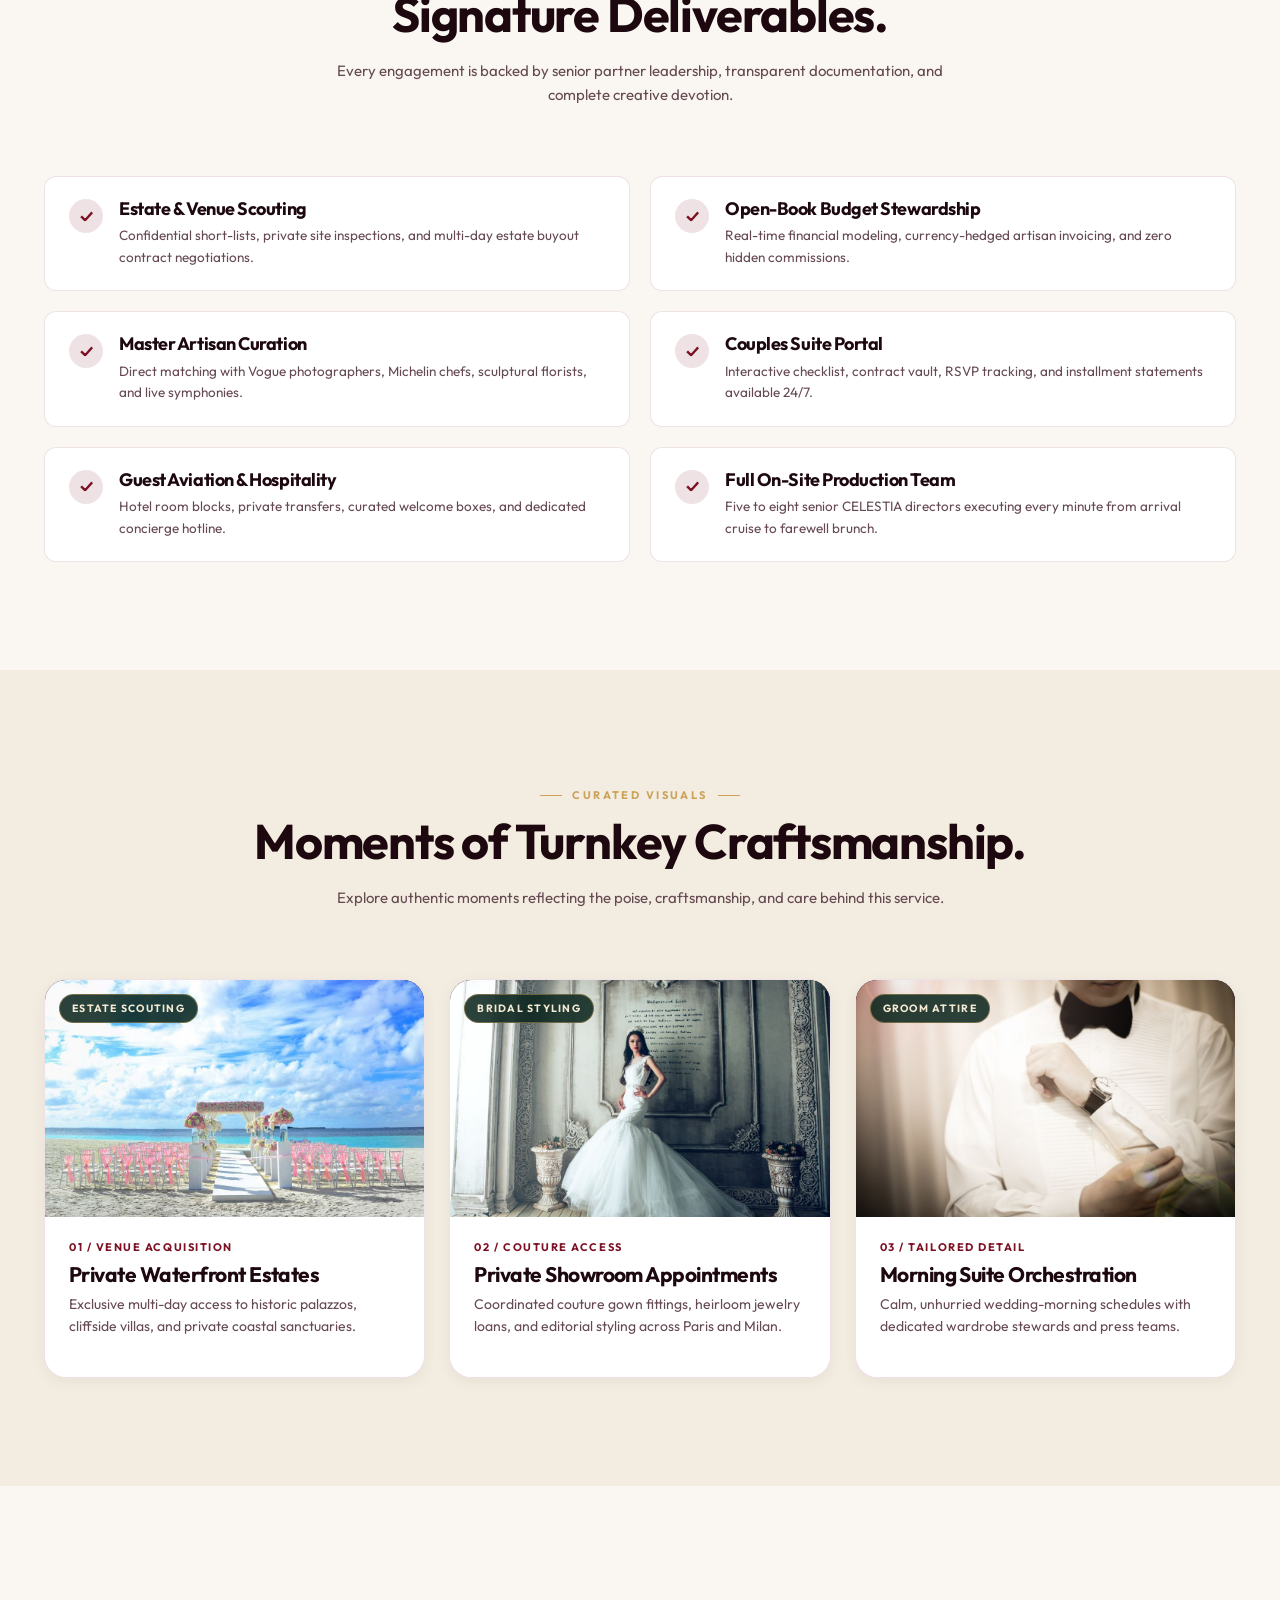
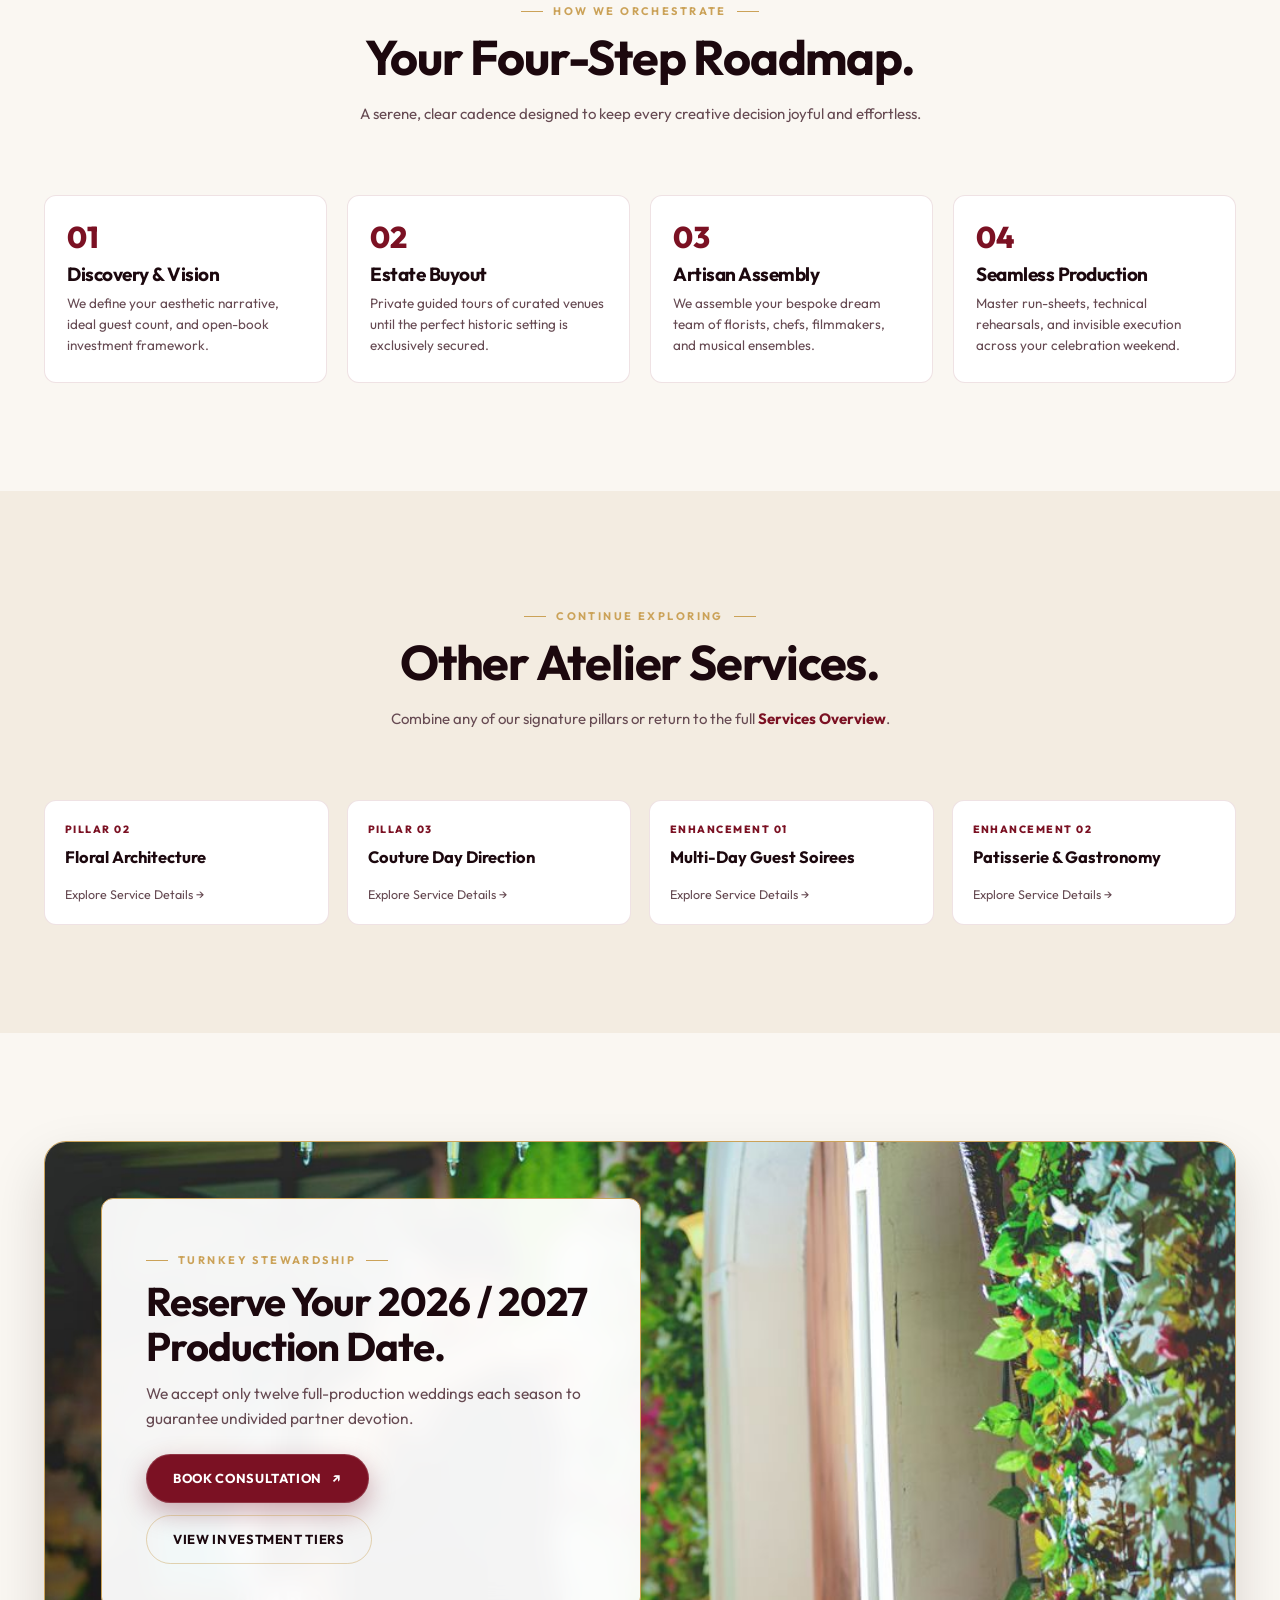
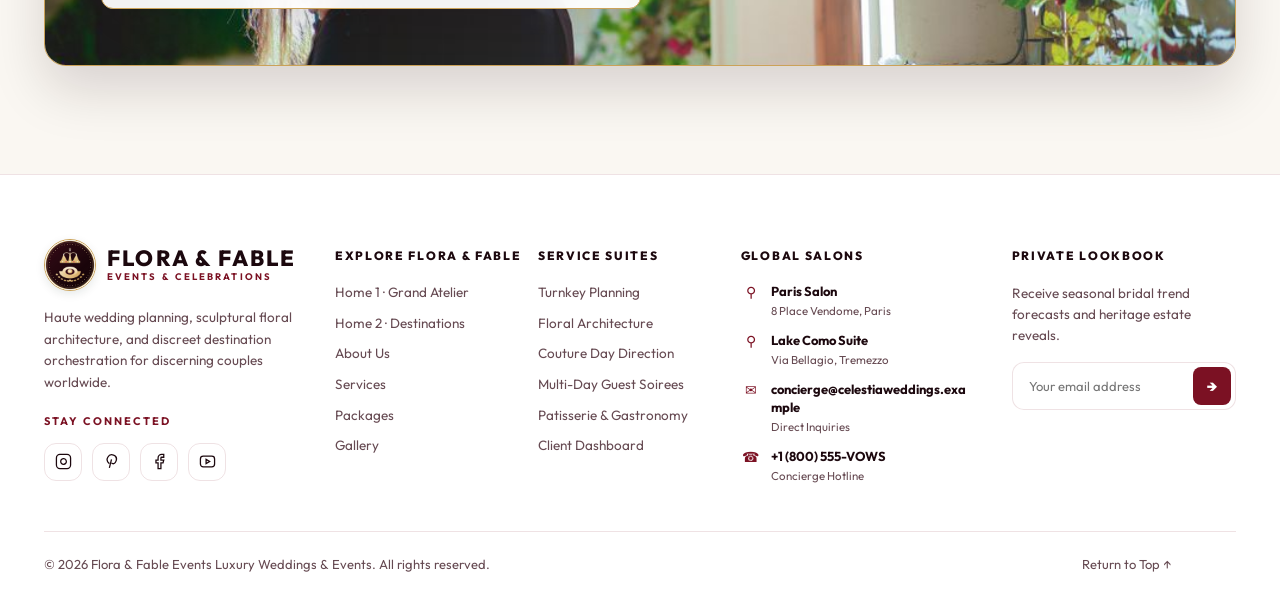
<file: service-turnkey-planning.html>
<!DOCTYPE html>
<html lang="en">
<head>
  <meta charset="utf-8" />
  <meta content="width=device-width, initial-scale=1.0" name="viewport" />
  <title>Turnkey Planning | Flora & Fable Events &mdash; Luxury Weddings & Celebrations</title>
  <meta content="Twelve months of white-glove architectural stewardship&mdash;from private European estate buyouts and open-book budget design to international guest aviation and weekend direction." name="description" />
  <link rel="icon" href="assets/images/logo.jpg" type="image/jpeg" />
  <link href="assets/css/style.css?v=13.0" rel="stylesheet" />
  <link href="assets/css/cta-hero-styles.css?v=13.0" rel="stylesheet" />
  <link href="assets/css/service-details.css?v=13.0" rel="stylesheet" />
  <link href="assets/css/effects.css?v=13.0" rel="stylesheet" />
</head>
<body class="site-page page-service-detail" id="top">

  <header class="header">
    <a aria-label="Flora & Fable Events, go to home" class="brand" href="index.html">
      <div class="brand-logo-wrap">
        <img src="assets/images/logo.jpg" alt="Flora & Fable Events Logo" class="brand-logo-img" />
      </div>
      <div class="brand-type">
        <strong>FLORA &amp; FABLE</strong>
        <small>EVENTS &amp; CELEBRATIONS</small>
      </div>
    </a>
    <nav aria-label="Main navigation" class="nav">
      <div class="dropdown">
        <a aria-label="Home menu" class="nav-home" href="index.html">Home <svg aria-hidden="true" class="nav-chevron" fill="none" height="15" stroke="currentColor" stroke-width="2.6" viewBox="0 0 24 24" width="15"><path d="m6 9 6 6 6-6"/></svg></a>
        <div class="dropdown-menu">
          <a href="index.html"><span class="menu-tile-icon">&#8962;</span><span class="menu-tile-text"><strong>Home 1</strong><small>The Grand Atelier</small></span></a>
          <a href="home2.html"><span class="menu-tile-icon">&#10022;</span><span class="menu-tile-text"><strong>Home 2</strong><small>Destination Celebrations</small></span></a>
        </div>
      </div>
      <a href="about.html">About Us</a>
      <a aria-current="page" class="active" href="services.html">Services</a>
      <a href="packages.html">Packages</a>
      <a href="gallery.html">Gallery</a>
      <a href="contact.html">Contact Us</a>
      <a href="dashboard.html">Dashboard</a>
    </nav>
    <div class="nav-actions">
      <button aria-label="Toggle light or dark theme" class="iconbtn" id="themeToggle" title="Toggle Theme">&#9679;�</button>
      <button aria-label="Toggle right-to-left layout" class="iconbtn" id="rtlToggle" title="Toggle RTL">RTL</button>
      <a class="loginbtn" href="login.html"><span>Couples Login</span> <span class="btn-arrow">&#8599;</span></a>
      <button aria-label="Open navigation" class="hamburger" id="menuToggle">&#9776;</button>
    </div>
  </header>

  <main>
    <!-- SECTION 1: Unique Service Detail Hero -->
    <section class="hero-sd-turnkey" data-section="1">
      <div class="container">
        <div class="sd-hero-grid">
          <div class="reveal slide-left">
            <div class="sd-breadcrumb"><a href="services.html">Services</a> <span>/</span> <span>Pillar 01</span></div>
            <h1>Full Turnkey Planning & Production</h1>
            <p>Twelve months of white-glove architectural stewardship&mdash;from private European estate buyouts and open-book budget design to international guest aviation and weekend direction.</p>
            <div style="display:flex; gap:14px; flex-wrap:wrap;">
              <a class="btn btn-primary" href="contact.html">Inquire This Service <span class="btn-arrow">&#8599;</span></a>
              <a class="btn btn-secondary" href="#deliverables">See What's Included &darr;</a>
            </div>
          </div>
          <div class="reveal slide-right" style="position:relative;">
            <figure class="sd-hero-frame">
              <img src="assets/images/batch5/s43.jpg" alt="Joyful newlywed couple in vintage destination wedding convertible" fetchpriority="high" />
              <div class="sd-floating-stat float-gentle">
                <strong>12&ndash;18 Months</strong>
                <small>End-to-End Stewardship</small>
              </div>
            </figure>
          </div>
        </div>
      </div>
    </section>

    <!-- SECTION 2: In-Depth Atelier Overview -->
    <section class="section soft" data-section="2">
      <div class="container">
        <div class="story-grid" style="display:grid; grid-template-columns:1fr 1fr; gap:clamp(32px,5vw,76px); align-items:center;">
          <figure class="reveal slide-left" style="aspect-ratio:16/11; border-radius:var(--radius-lg); overflow:hidden; border:1px solid var(--line-accent); box-shadow:var(--shadow-lg);">
            <img src="assets/images/batch5/s30.jpg" alt="Couture wedding gown displayed in sunlit luxury bridal suite" style="width:100%; height:100%; object-fit:cover;" loading="lazy" />
          </figure>
          <div class="reveal slide-right">
            <span class="eyebrow">THE CELESTIA APPROACH</span>
            <h2 style="font-size:clamp(30px,3.6vw,46px); margin-bottom:18px;">Zero Stress. Complete Mastery.</h2>
            <p>Designing a multi-day luxury wedding across international borders demands the precision of a private family office and the imagination of an architectural house. Our Turnkey Production suite removes every administrative burden from your shoulders.</p>
            <p>You receive direct partner-level leadership from Celeste Moreau, exclusive access to non-public heritage estates across Italy, France, and beyond, and 24/7 visibility inside your digital Couples Dashboard.</p>
            <a class="text-link" href="dashboard.html">Preview Live Client Suite <span>&rarr;</span></a>
          </div>
        </div>
      </div>
    </section>

    <!-- SECTION 3: Bespoke Deliverables -->
    <section class="section" id="deliverables" data-section="3">
      <div class="container">
        <div class="section-heading reveal">
          <span class="eyebrow">INCLUDED PRIVILEGES</span>
          <h2>Signature Deliverables.</h2>
          <p>Every engagement is backed by senior partner leadership, transparent documentation, and complete creative devotion.</p>
        </div>
        <div class="sd-deliverables-grid">
          <div class="sd-deliverable-item reveal">
            <span class="sd-check-icon" aria-hidden="true">&#10003;</span>
            <div>
              <h3>Estate & Venue Scouting</h3>
              <p>Confidential short-lists, private site inspections, and multi-day estate buyout contract negotiations.</p>
            </div>
          </div>
          <div class="sd-deliverable-item reveal">
            <span class="sd-check-icon" aria-hidden="true">&#10003;</span>
            <div>
              <h3>Open-Book Budget Stewardship</h3>
              <p>Real-time financial modeling, currency-hedged artisan invoicing, and zero hidden commissions.</p>
            </div>
          </div>
          <div class="sd-deliverable-item reveal">
            <span class="sd-check-icon" aria-hidden="true">&#10003;</span>
            <div>
              <h3>Master Artisan Curation</h3>
              <p>Direct matching with Vogue photographers, Michelin chefs, sculptural florists, and live symphonies.</p>
            </div>
          </div>
          <div class="sd-deliverable-item reveal">
            <span class="sd-check-icon" aria-hidden="true">&#10003;</span>
            <div>
              <h3>Couples Suite Portal</h3>
              <p>Interactive checklist, contract vault, RSVP tracking, and installment statements available 24/7.</p>
            </div>
          </div>
          <div class="sd-deliverable-item reveal">
            <span class="sd-check-icon" aria-hidden="true">&#10003;</span>
            <div>
              <h3>Guest Aviation & Hospitality</h3>
              <p>Hotel room blocks, private transfers, curated welcome boxes, and dedicated concierge hotline.</p>
            </div>
          </div>
          <div class="sd-deliverable-item reveal">
            <span class="sd-check-icon" aria-hidden="true">&#10003;</span>
            <div>
              <h3>Full On-Site Production Team</h3>
              <p>Five to eight senior CELESTIA directors executing every minute from arrival cruise to farewell brunch.</p>
            </div>
          </div>
        </div>
      </div>
    </section>

    <!-- SECTION 4: Visual Craftsmanship Showcase -->
    <section class="section soft" data-section="4">
      <div class="container">
        <div class="section-heading reveal">
          <span class="eyebrow">CURATED VISUALS</span>
          <h2>Moments of Turnkey Craftsmanship.</h2>
          <p>Explore authentic moments reflecting the poise, craftsmanship, and care behind this service.</p>
        </div>
        <div class="cards-grid">
          <article class="feature-card reveal">
            <div class="visual">
              <span class="badge">Estate Scouting</span>
              <img src="assets/images/batch5/s06.jpg" alt="Coastal white wedding ceremony aisle setup" loading="lazy" />
            </div>
            <div class="card-body">
              <span class="card-index">01 / VENUE ACQUISITION</span>
              <h3>Private Waterfront Estates</h3>
              <p>Exclusive multi-day access to historic palazzos, cliffside villas, and private coastal sanctuaries.</p>
            </div>
          </article>
          <article class="feature-card reveal">
            <div class="visual">
              <span class="badge">Bridal Styling</span>
              <img src="assets/images/batch5/s32.jpg" alt="Bride in flowing couture gown inside heritage stone hall" loading="lazy" />
            </div>
            <div class="card-body">
              <span class="card-index">02 / COUTURE ACCESS</span>
              <h3>Private Showroom Appointments</h3>
              <p>Coordinated couture gown fittings, heirloom jewelry loans, and editorial styling across Paris and Milan.</p>
            </div>
          </article>
          <article class="feature-card reveal">
            <div class="visual">
              <span class="badge">Groom Attire</span>
              <img src="assets/images/batch5/s33.jpg" alt="Groom fastening tuxedo cufflinks during wedding morning prep" loading="lazy" />
            </div>
            <div class="card-body">
              <span class="card-index">03 / TAILORED DETAIL</span>
              <h3>Morning Suite Orchestration</h3>
              <p>Calm, unhurried wedding-morning schedules with dedicated wardrobe stewards and press teams.</p>
            </div>
          </article>
        </div>
      </div>
    </section>

    <!-- SECTION 5: Execution Cadence -->
    <section class="section" data-section="5">
      <div class="container">
        <div class="section-heading reveal">
          <span class="eyebrow">HOW WE ORCHESTRATE</span>
          <h2>Your Four-Step Roadmap.</h2>
          <p>A serene, clear cadence designed to keep every creative decision joyful and effortless.</p>
        </div>
        <div class="tiles-grid">
          <article class="tile reveal">
            <span class="tile-no">01</span>
            <h3>Discovery & Vision</h3>
            <p>We define your aesthetic narrative, ideal guest count, and open-book investment framework.</p>
          </article>
          <article class="tile reveal">
            <span class="tile-no">02</span>
            <h3>Estate Buyout</h3>
            <p>Private guided tours of curated venues until the perfect historic setting is exclusively secured.</p>
          </article>
          <article class="tile reveal">
            <span class="tile-no">03</span>
            <h3>Artisan Assembly</h3>
            <p>We assemble your bespoke dream team of florists, chefs, filmmakers, and musical ensembles.</p>
          </article>
          <article class="tile reveal">
            <span class="tile-no">04</span>
            <h3>Seamless Production</h3>
            <p>Master run-sheets, technical rehearsals, and invisible execution across your celebration weekend.</p>
          </article>
        </div>
      </div>
    </section>

    <!-- SECTION 6: Explore Other Service Suites -->
    <section class="section soft" data-section="6">
      <div class="container">
        <div class="section-heading reveal">
          <span class="eyebrow">CONTINUE EXPLORING</span>
          <h2>Other Atelier Services.</h2>
          <p>Combine any of our signature pillars or return to the full <a href="services.html" style="color:var(--rose); font-weight:700;">Services Overview</a>.</p>
        </div>
        <div class="sd-switcher-grid">
          <a class="sd-switcher-card reveal" href="service-floral-architecture.html">
            <small>Pillar 02</small>
            <strong>Floral Architecture</strong>
            <span>Explore Service Details &rarr;</span>
          </a>
          <a class="sd-switcher-card reveal" href="service-day-direction.html">
            <small>Pillar 03</small>
            <strong>Couture Day Direction</strong>
            <span>Explore Service Details &rarr;</span>
          </a>
          <a class="sd-switcher-card reveal" href="service-guest-soirees.html">
            <small>Enhancement 01</small>
            <strong>Multi-Day Guest Soirees</strong>
            <span>Explore Service Details &rarr;</span>
          </a>
          <a class="sd-switcher-card reveal" href="service-patisserie-gastronomy.html">
            <small>Enhancement 02</small>
            <strong>Patisserie & Gastronomy</strong>
            <span>Explore Service Details &rarr;</span>
          </a>
        </div>
      </div>
    </section>

    <!-- UNIQUE CTA: Full-Bleed Estate + Floating Porcelain Invitation Card -->
    <section class="section" data-cta="1">
      <div class="container">
        <div class="cta-sd-turnkey reveal zoom-in">
          <img src="assets/images/batch5/s46.jpg" alt="Newlywed couple embracing on ivy-draped heritage estate balcony" loading="lazy" />
          <div class="cta-sd-turnkey-card">
            <span class="eyebrow" style="justify-content:flex-start;">TURNKEY STEWARDSHIP</span>
            <h2 style="font-size:clamp(28px,3.2vw,40px); margin-bottom:12px;">Reserve Your 2026 / 2027 Production Date.</h2>
            <p style="margin-bottom:24px;">We accept only twelve full-production weddings each season to guarantee undivided partner devotion.</p>
            <div style="display:flex; gap:12px; flex-wrap:wrap;">
              <a class="btn btn-primary" href="contact.html">Book Consultation <span class="btn-arrow">&#8599;</span></a>
              <a class="btn btn-outline" href="packages.html">View Investment Tiers</a>
            </div>
          </div>
        </div>
      </div>
    </section>
  </main>

  <!-- Complete 5-Column Luxury Footer -->
  <footer class="footer" id="siteFooter">
    <div class="container">
      <div class="footer-top">
        <div class="footer-brand">
          <a class="brand" href="index.html">
            <div class="brand-logo-wrap">
        <img src="assets/images/logo.jpg" alt="Flora & Fable Events Logo" class="brand-logo-img" />
      </div>
      <div class="brand-type">
        <strong>FLORA &amp; FABLE</strong>
        <small>EVENTS &amp; CELEBRATIONS</small>
      </div>
          </a>
          <p>Haute wedding planning, sculptural floral architecture, and discreet destination orchestration for discerning couples worldwide.</p>
          <div class="stay-connected">STAY CONNECTED</div>
          <div class="social-links">
            <a aria-label="Instagram" href="https://instagram.com" rel="noopener" target="_blank"><svg width="17" height="17" fill="none" stroke="currentColor" stroke-width="1.8" viewBox="0 0 24 24"><rect width="20" height="20" x="2" y="2" rx="5"/><path d="M16 11.37A4 4 0 1 1 12.63 8 4 4 0 0 1 16 11.37z"/><line x1="17.5" y1="6.5" x2="17.51" y2="6.5"/></svg></a>
            <a aria-label="Pinterest" href="https://pinterest.com" rel="noopener" target="_blank"><svg width="17" height="17" fill="none" stroke="currentColor" stroke-width="1.8" viewBox="0 0 24 24"><path d="m9 21 3-12m-3 6c-7-5-1-15 6-12 8 3 2 16-3 11"/></svg></a>
            <a aria-label="Facebook" href="https://facebook.com" rel="noopener" target="_blank"><svg width="17" height="17" fill="none" stroke="currentColor" stroke-width="1.8" viewBox="0 0 24 24"><path d="M18 2h-3a5 5 0 0 0-5 5v3H7v4h3v8h4v-8h3l1-4h-4V7a1 1 0 0 1 1-1h3z"/></svg></a>
            <a aria-label="YouTube" href="https://youtube.com" rel="noopener" target="_blank"><svg width="17" height="17" fill="none" stroke="currentColor" stroke-width="1.8" viewBox="0 0 24 24"><rect width="20" height="15" x="2" y="4.5" rx="4"/><polygon points="10 9 15 12 10 15"/></svg></a>
          </div>
        </div>
        <div class="footer-col">
          <h4 class="footer-heading">Explore Flora & Fable</h4>
          <a href="index.html">Home 1 &middot; Grand Atelier</a>
          <a href="home2.html">Home 2 &middot; Destinations</a>
          <a href="about.html">About Us</a>
          <a href="services.html">Services</a>
          <a href="packages.html">Packages</a>
          <a href="gallery.html">Gallery</a>
        </div>
        <div class="footer-col">
          <h4 class="footer-heading">Service Suites</h4>
          <a href="service-turnkey-planning.html">Turnkey Planning</a>
          <a href="service-floral-architecture.html">Floral Architecture</a>
          <a href="service-day-direction.html">Couture Day Direction</a>
          <a href="service-guest-soirees.html">Multi-Day Guest Soirees</a>
          <a href="service-patisserie-gastronomy.html">Patisserie &amp; Gastronomy</a>
          <a href="dashboard.html">Client Dashboard</a>
        </div>
        <div class="footer-col footer-contact">
          <h4 class="footer-heading">Global Salons</h4>
          <address>
            <div class="footer-contact-item"><span class="contact-symbol">&#9906;</span><span><strong>Paris Salon</strong><small>8 Place Vendome, Paris</small></span></div>
            <div class="footer-contact-item"><span class="contact-symbol">&#9906;</span><span><strong>Lake Como Suite</strong><small>Via Bellagio, Tremezzo</small></span></div>
            <div class="footer-contact-item"><span class="contact-symbol">&#9993;</span><span><a href="mailto:concierge@celestiaweddings.example">concierge@celestiaweddings.example</a><small>Direct Inquiries</small></span></div>
            <div class="footer-contact-item"><span class="contact-symbol">&#9742;</span><span><strong>+1 (800) 555-VOWS</strong><small>Concierge Hotline</small></span></div>
          </address>
        </div>
        <div class="footer-col newsletter-box">
          <h4 class="footer-heading">Private Lookbook</h4>
          <p>Receive seasonal bridal trend forecasts and heritage estate reveals.</p>
          <form class="newsletter-form" id="newsletterForm">
            <label class="sr-only" for="newsletterEmail">Email Address</label>
            <input id="newsletterEmail" placeholder="Your email address" required type="email" />
            <button aria-label="Subscribe" type="submit">&rarr;</button>
          </form>
        </div>
      </div>
      <div class="footer-bottom">
        <span>&copy; 2026 Flora & Fable Events Luxury Weddings &amp; Events. All rights reserved.</span>
        <span><a href="#top">Return to Top &uarr;</a></span>
      </div>
    </div>
  </footer>

  <div class="toast" id="toast" role="status" aria-live="polite"></div>

  <script src="assets/js/app.js?v=13.0"></script>
  <script src="assets/js/motion.js?v=13.0"></script>
  <script src="assets/js/effects.js?v=13.0"></script>
</body>
</html>
</file>
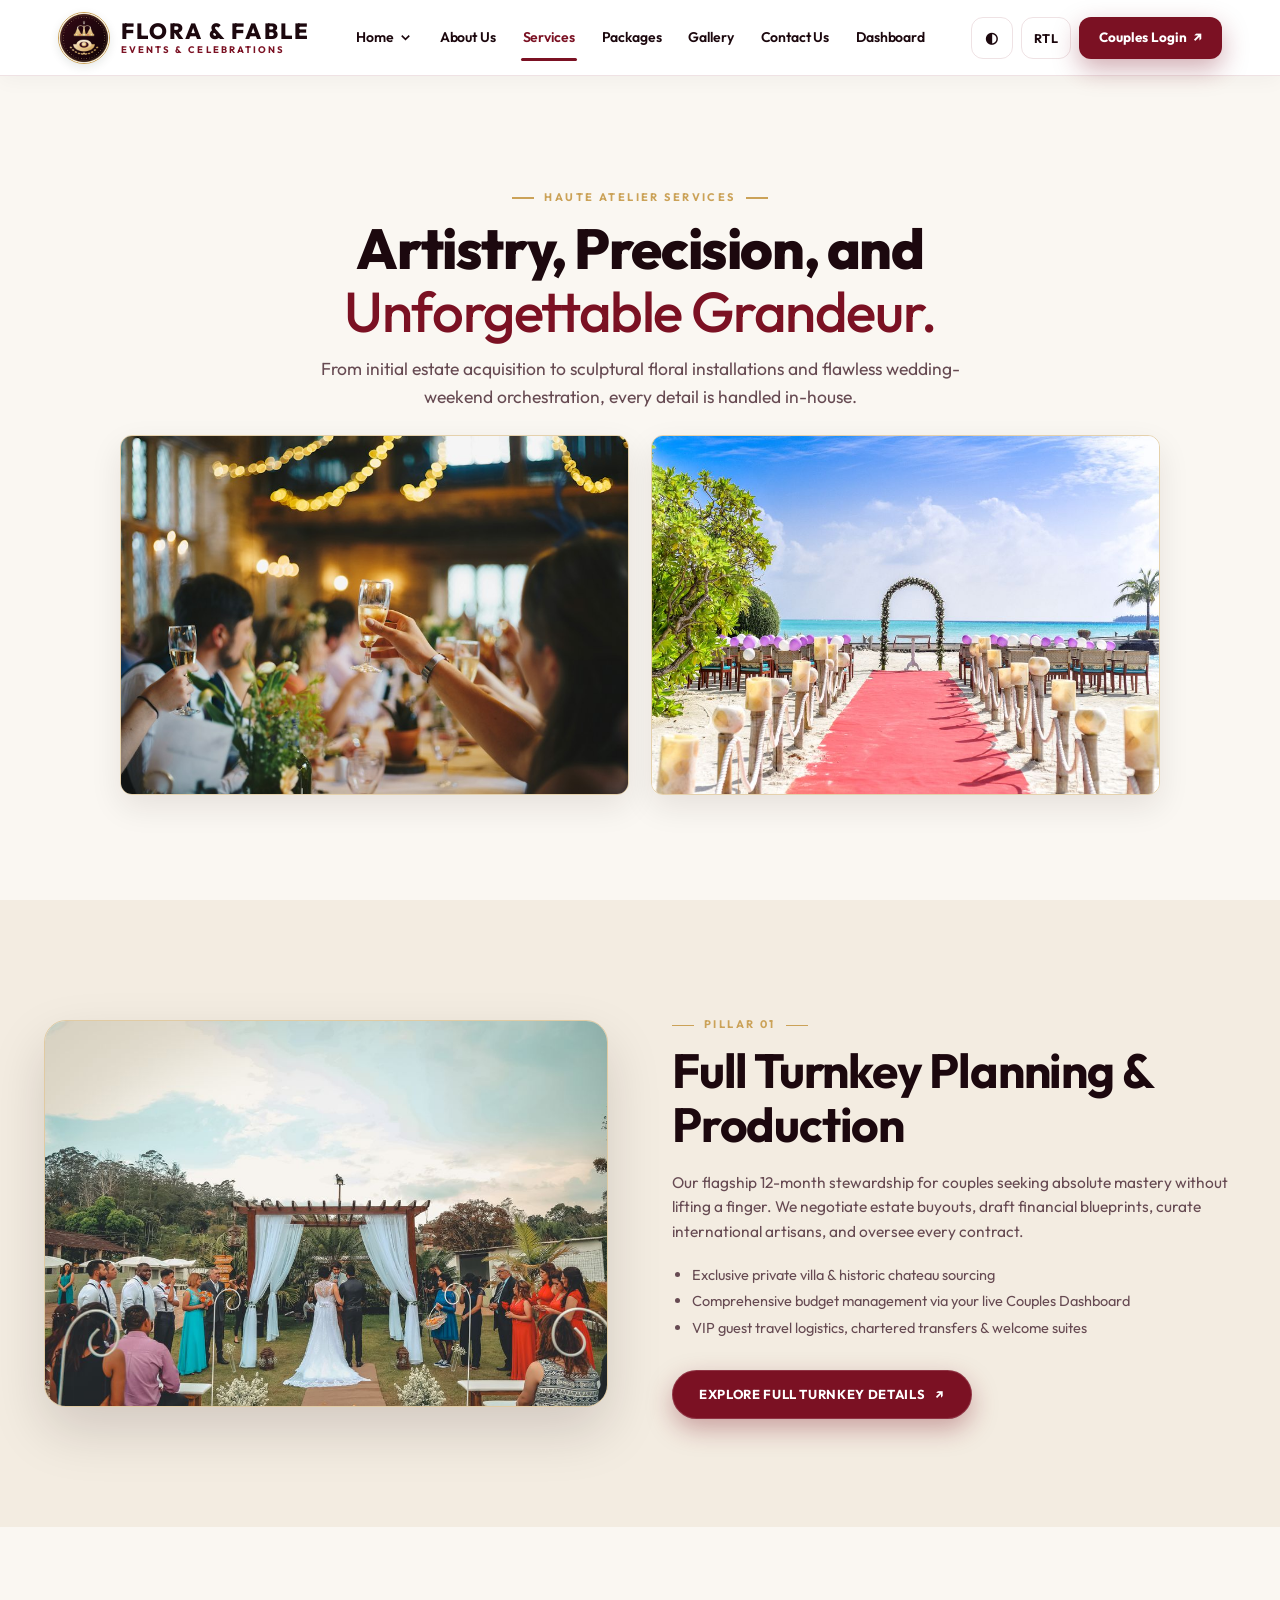
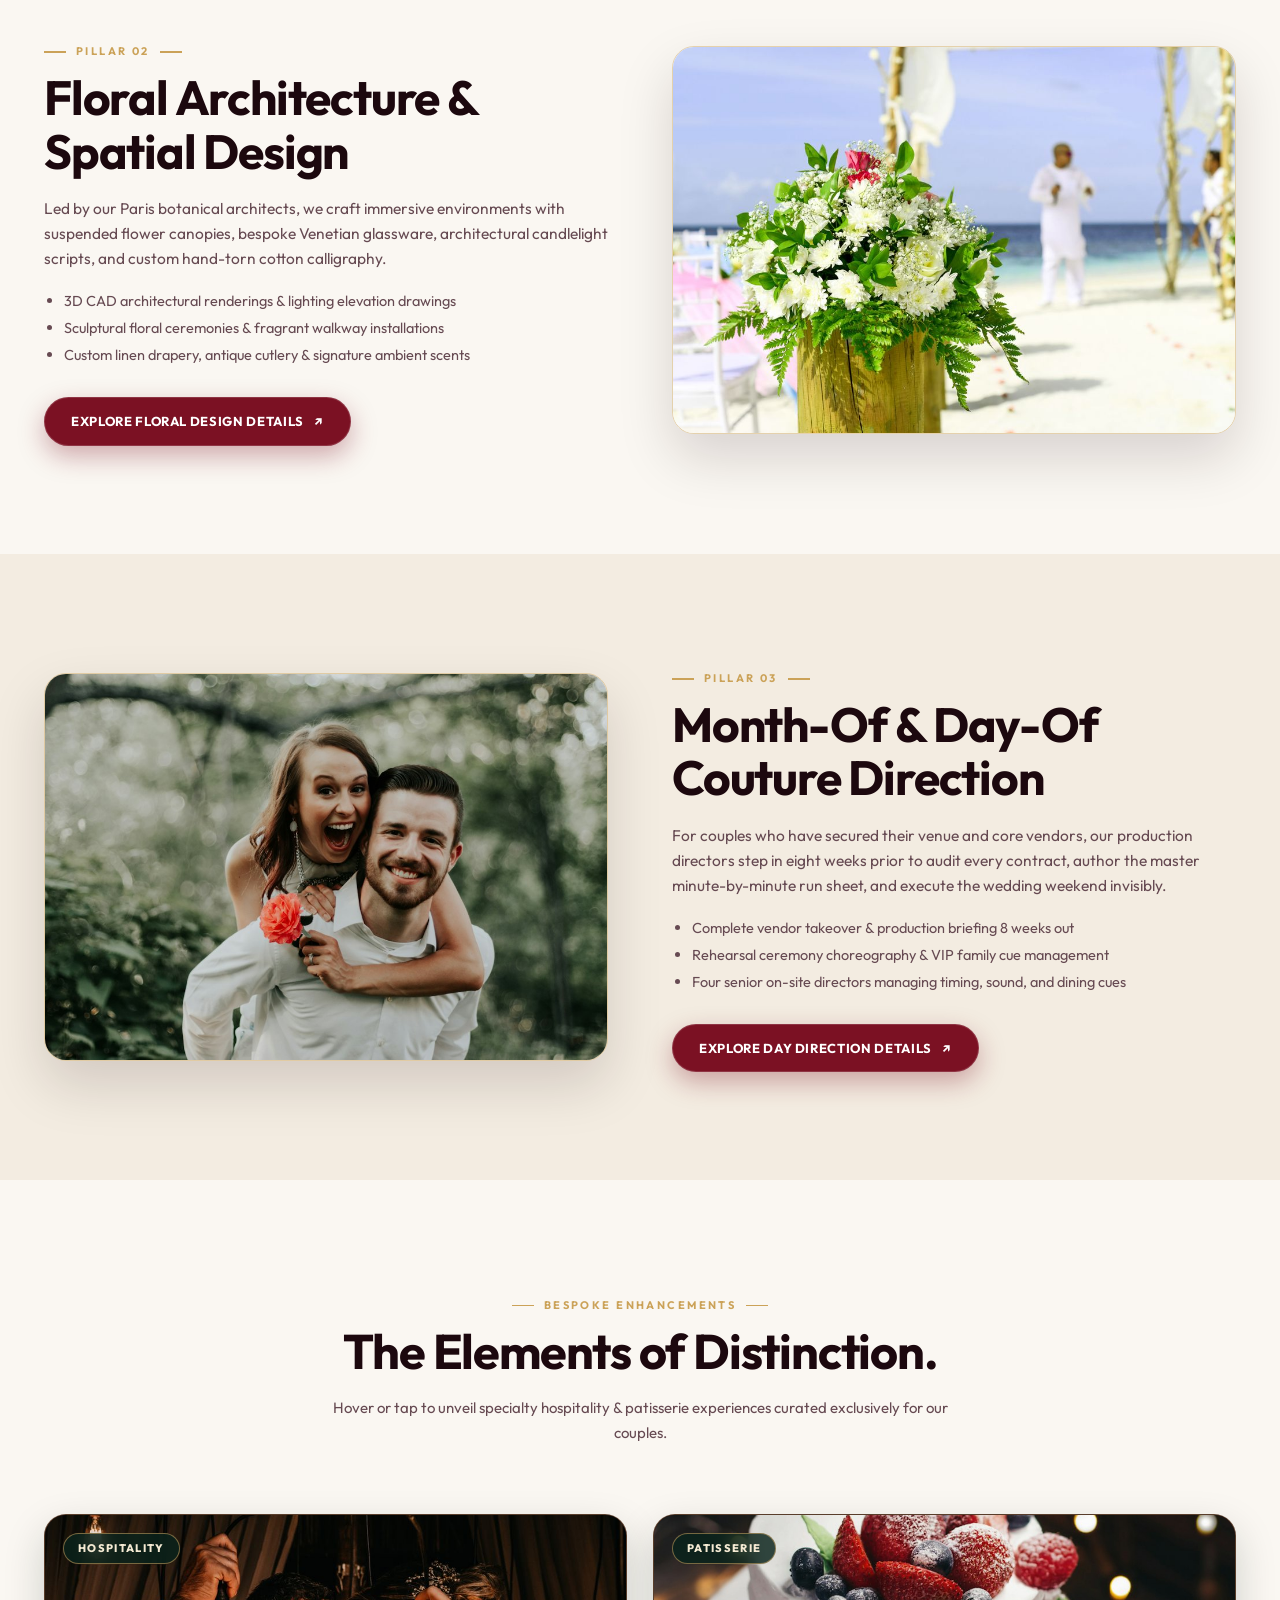
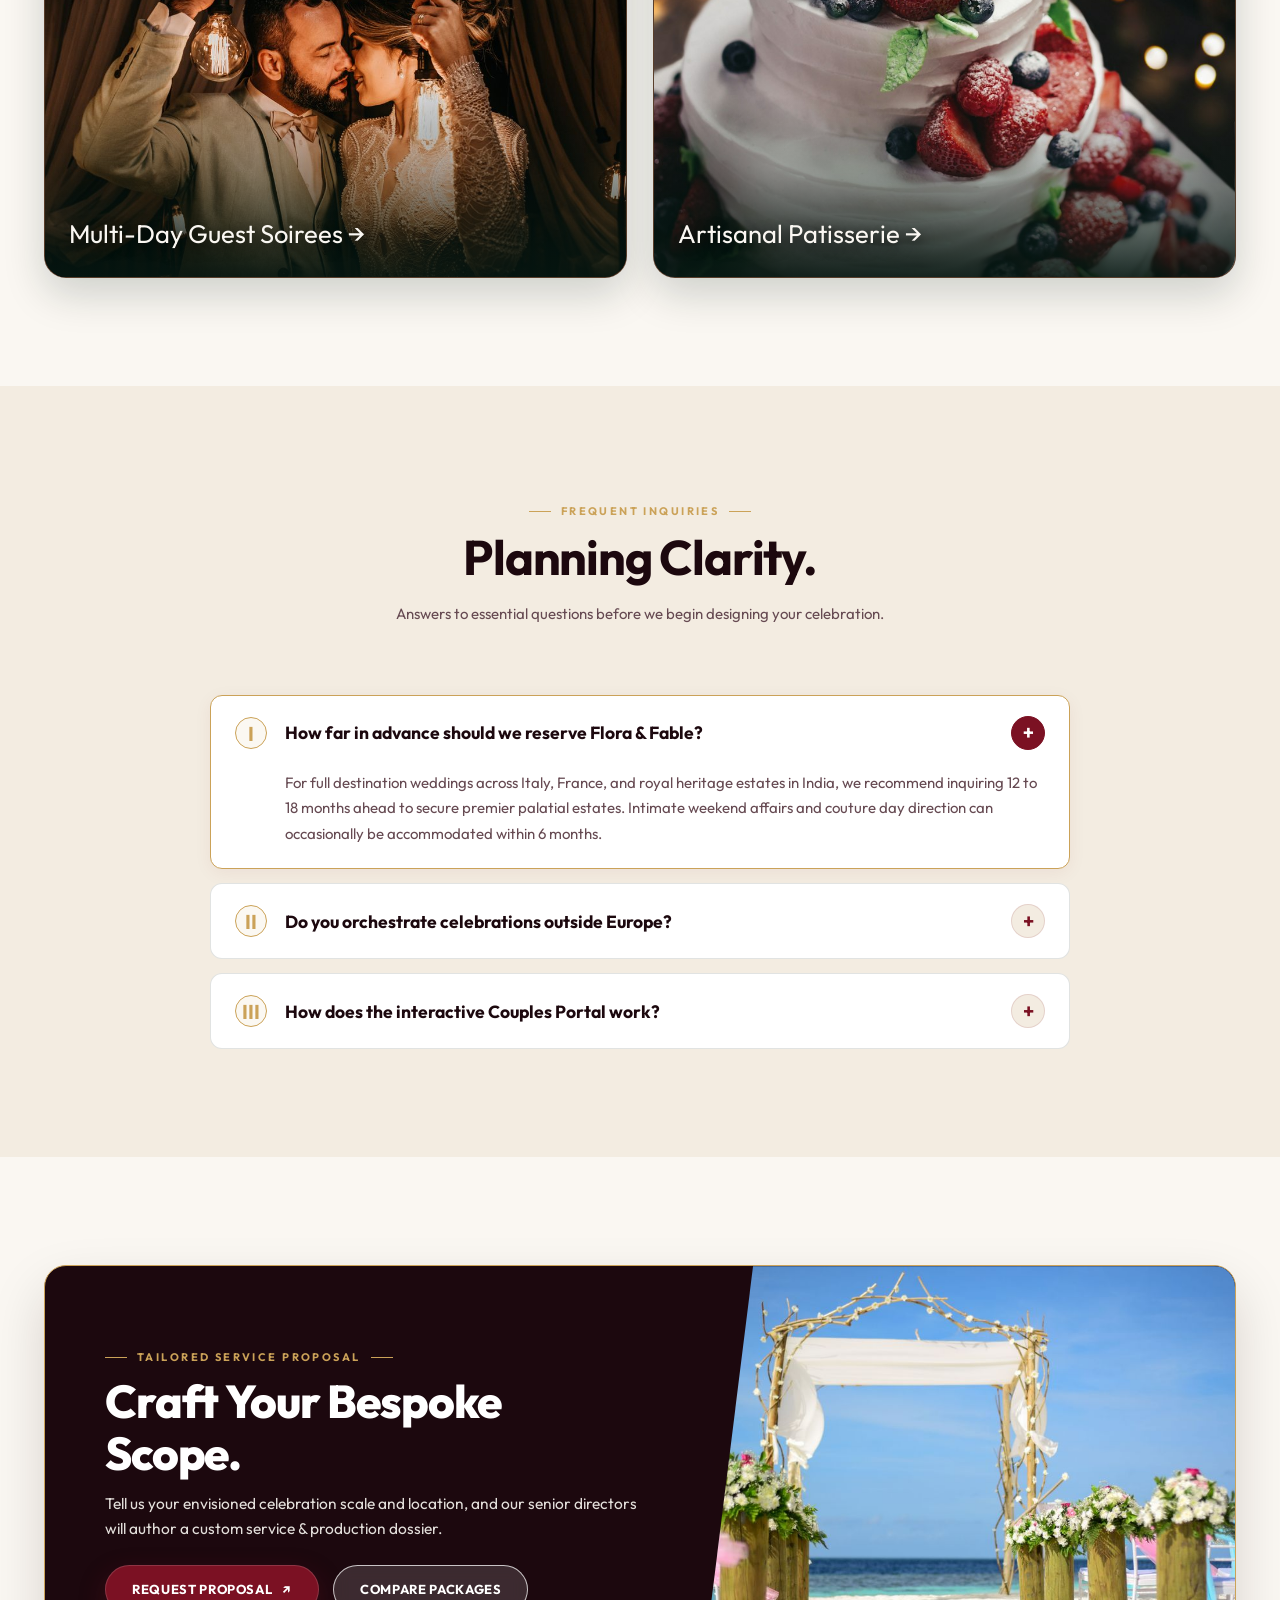
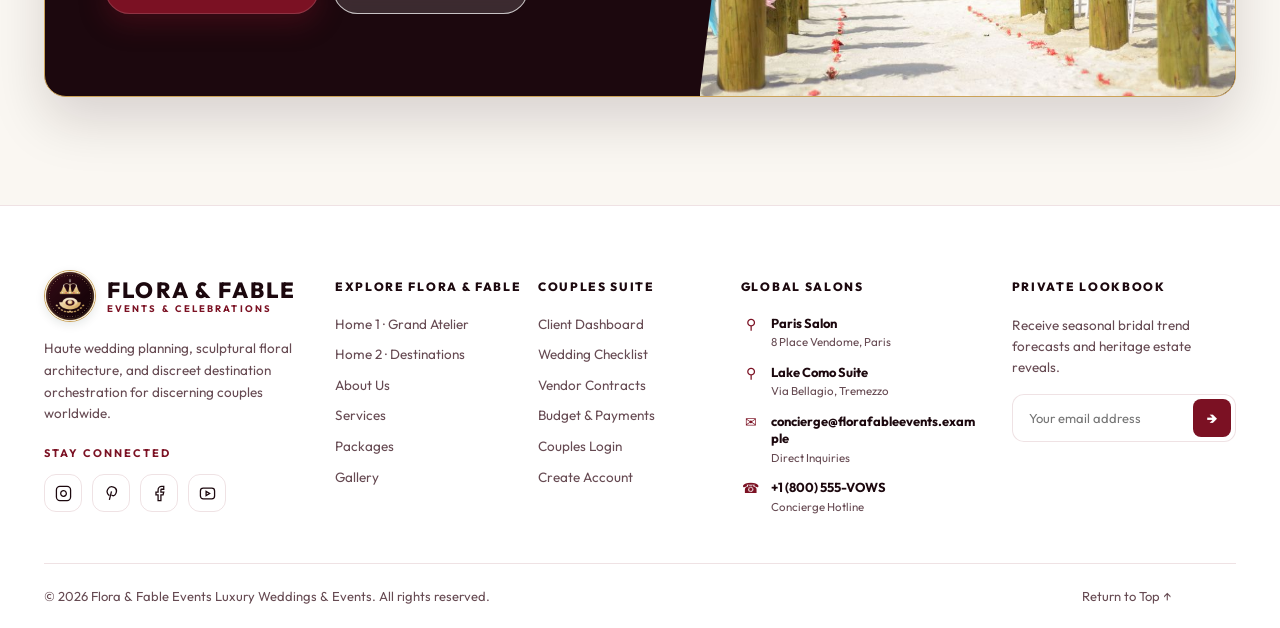
<file: services.html>
<!DOCTYPE html>
<html lang="en">
<head>
  <meta charset="utf-8" />
  <meta content="width=device-width, initial-scale=1.0" name="viewport" />
  <title>Services | Flora & Fable Events &mdash; Luxury Weddings & Celebrations</title>
  <meta content="Full turnkey wedding planning, sculptural floral architecture, spatial styling, and couture day-of direction by Flora &amp; Fable." name="description" />
  
  <link rel="icon" href="assets/images/logo.jpg" type="image/jpeg" />

  <link href="assets/css/style.css?v=13.0" rel="stylesheet" />
  <link href="assets/css/cta-hero-styles.css?v=13.0" rel="stylesheet" />
  <link href="assets/css/split-cards.css?v=13.0" rel="stylesheet" />
  <link href="assets/css/service-details.css?v=13.0" rel="stylesheet" />
  <link href="assets/css/effects.css?v=13.0" rel="stylesheet" />
</head>
<body class="site-page page-services" id="top">

<header class="header">
    <a aria-label="Flora & Fable Events, go to home" class="brand" href="index.html">
      <div class="brand-logo-wrap">
        <img src="assets/images/logo.jpg" alt="Flora & Fable Events Logo" class="brand-logo-img" />
      </div>
      <div class="brand-type">
        <strong>FLORA &amp; FABLE</strong>
        <small>EVENTS &amp; CELEBRATIONS</small>
      </div>
    </a>
    <nav aria-label="Main navigation" class="nav">
      <div class="dropdown">
        <a aria-label="Home menu" class="nav-home" href="index.html">Home <svg aria-hidden="true" class="nav-chevron" fill="none" height="15" stroke="currentColor" stroke-width="2.6" viewBox="0 0 24 24" width="15"><path d="m6 9 6 6 6-6"/></svg></a>
        <div class="dropdown-menu">
          <a href="index.html"><span class="menu-tile-icon">&#8962;</span><span class="menu-tile-text"><strong>Home 1</strong><small>The Grand Atelier</small></span></a>
          <a href="home2.html"><span class="menu-tile-icon">&#10022;</span><span class="menu-tile-text"><strong>Home 2</strong><small>Destination Celebrations</small></span></a>
        </div>
      </div>
      <a href="about.html">About Us</a>
      <a aria-current="page" class="active" href="services.html">Services</a>
      <a href="packages.html">Packages</a>
      <a href="gallery.html">Gallery</a>
      <a href="contact.html">Contact Us</a>
      <a href="dashboard.html">Dashboard</a>
    </nav>
    <div class="nav-actions">
      <button aria-label="Toggle light or dark theme" class="iconbtn" id="themeToggle" title="Toggle Theme">&#9679;�</button>
      <button aria-label="Toggle right-to-left layout" class="iconbtn" id="rtlToggle" title="Toggle RTL">RTL</button>
      <a class="loginbtn" href="login.html"><span>Couples Login</span> <span class="btn-arrow">&#8599;</span></a>
      <button aria-label="Open navigation" class="hamburger" id="menuToggle">&#9776;</button>
    </div>
  </header>

  <main>
    <!-- SECTION 1: Unique Hero 4 (Dual Side-by-Side Showcase Hero) -->
    <section class="hero-services" data-section="1">
      <div class="container">
        <span class="eyebrow reveal zoom-in">HAUTE ATELIER SERVICES</span>
        <h1 class="reveal zoom-in">Artistry, Precision, and<br /><em>Unforgettable Grandeur.</em></h1>
        <p class="reveal zoom-in" style="max-width:650px; margin:0 auto; font-size:17.5px;">From initial estate acquisition to sculptural floral installations and flawless wedding-weekend orchestration, every detail is handled in-house.</p>
        <div class="hero-services-dual-visual reveal zoom-in">
          <figure><img src="assets/images/unique/svc-hero-1.jpg" alt="Celebratory reception toast ambiance" fetchpriority="high" /></figure>
          <figure><img src="assets/images/batch4/b30.jpg" alt="Sculptural botanical rose arrangement" fetchpriority="high" /></figure>
        </div>
      </div>
    </section>

    <!-- SECTION 2: Pillar 01 &mdash; Full Turnkey Planning & Production -->
    <section class="section soft" data-section="2">
      <div class="container">
        <div class="story-grid" style="display:grid; grid-template-columns:1fr 1fr; gap:clamp(32px,5vw,76px); align-items:center;">
          <figure class="reveal slide-left" style="aspect-ratio:16/11; border-radius:var(--radius-lg); overflow:hidden; border:1px solid var(--line-accent); box-shadow:var(--shadow-lg);">
            <img src="assets/images/unique/svc-p1.jpg" alt="Turnkey luxury wedding ceremony planning" style="width:100%; height:100%; object-fit:cover;" loading="lazy" />
          </figure>
          <div class="reveal slide-right">
            <span class="eyebrow">PILLAR 01</span>
            <h2 style="font-size:clamp(32px,3.8vw,48px); margin-bottom:18px;">Full Turnkey Planning &amp; Production</h2>
            <p>Our flagship 12-month stewardship for couples seeking absolute mastery without lifting a finger. We negotiate estate buyouts, draft financial blueprints, curate international artisans, and oversee every contract.</p>
            <ul style="padding-inline-start:20px; color:var(--muted); font-size:14.5px; line-height:1.85; margin-bottom:24px;">
              <li>Exclusive private villa &amp; historic chateau sourcing</li>
              <li>Comprehensive budget management via your live Couples Dashboard</li>
              <li>VIP guest travel logistics, chartered transfers &amp; welcome suites</li>
            </ul>
            <a class="btn btn-primary" href="service-turnkey-planning.html" style="margin-top:4px;">Explore Full Turnkey Details <span class="btn-arrow">&#8599;</span></a>
          </div>
        </div>
      </div>
    </section>

    <!-- SECTION 3: Pillar 02 &mdash; Floral Architecture & Spatial Styling -->
    <section class="section" data-section="3">
      <div class="container">
        <div class="story-grid" style="display:grid; grid-template-columns:1fr 1fr; gap:clamp(32px,5vw,76px); align-items:center;">
          <div class="reveal slide-left">
            <span class="eyebrow">PILLAR 02</span>
            <h2 style="font-size:clamp(32px,3.8vw,48px); margin-bottom:18px;">Floral Architecture &amp; Spatial Design</h2>
            <p>Led by our Paris botanical architects, we craft immersive environments with suspended flower canopies, bespoke Venetian glassware, architectural candlelight scripts, and custom hand-torn cotton calligraphy.</p>
            <ul style="padding-inline-start:20px; color:var(--muted); font-size:14.5px; line-height:1.85; margin-bottom:24px;">
              <li>3D CAD architectural renderings &amp; lighting elevation drawings</li>
              <li>Sculptural floral ceremonies &amp; fragrant walkway installations</li>
              <li>Custom linen drapery, antique cutlery &amp; signature ambient scents</li>
            </ul>
            <a class="btn btn-primary" href="service-floral-architecture.html" style="margin-top:4px;">Explore Floral Design Details <span class="btn-arrow">&#8599;</span></a>
          </div>
          <figure class="reveal slide-right" style="aspect-ratio:16/11; border-radius:var(--radius-lg); overflow:hidden; border:1px solid var(--line-accent); box-shadow:var(--shadow-lg);">
            <img src="assets/images/batch4/b28.jpg" alt="Atmospheric dusk lighting and architectural floral styling" style="width:100%; height:100%; object-fit:cover;" loading="lazy" />
          </figure>
        </div>
      </div>
    </section>

    <!-- SECTION 4: Pillar 03 &mdash; Month-Of & Day-Of Couture Direction -->
    <section class="section soft" data-section="4">
      <div class="container">
        <div class="story-grid" style="display:grid; grid-template-columns:1fr 1fr; gap:clamp(32px,5vw,76px); align-items:center;">
          <figure class="reveal slide-left" style="aspect-ratio:16/11; border-radius:var(--radius-lg); overflow:hidden; border:1px solid var(--line-accent); box-shadow:var(--shadow-lg);">
            <img src="assets/images/unique/svc-p3.jpg" alt="Couples enjoying stress-free coordinated wedding day" style="width:100%; height:100%; object-fit:cover;" loading="lazy" />
          </figure>
          <div class="reveal slide-right">
            <span class="eyebrow">PILLAR 03</span>
            <h2 style="font-size:clamp(32px,3.8vw,48px); margin-bottom:18px;">Month-Of &amp; Day-Of Couture Direction</h2>
            <p>For couples who have secured their venue and core vendors, our production directors step in eight weeks prior to audit every contract, author the master minute-by-minute run sheet, and execute the wedding weekend invisibly.</p>
            <ul style="padding-inline-start:20px; color:var(--muted); font-size:14.5px; line-height:1.85; margin-bottom:24px;">
              <li>Complete vendor takeover &amp; production briefing 8 weeks out</li>
              <li>Rehearsal ceremony choreography &amp; VIP family cue management</li>
              <li>Four senior on-site directors managing timing, sound, and dining cues</li>
            </ul>
            <a class="btn btn-primary" href="service-day-direction.html" style="margin-top:4px;">Explore Day Direction Details <span class="btn-arrow">&#8599;</span></a>
          </div>
        </div>
      </div>
    </section>

    <!-- SECTION 5: Signature Add-On Touches (Split Cards) -->
    <section class="section" data-section="5">
      <div class="container">
        <div class="section-heading reveal">
          <span class="eyebrow">BESPOKE ENHANCEMENTS</span>
          <h2>The Elements of Distinction.</h2>
          <p>Hover or tap to unveil specialty hospitality &amp; patisserie experiences curated exclusively for our couples.</p>
        </div>

        <div class="split-cards-grid">
          <a class="split-card" href="service-guest-soirees.html">
            <img src="assets/images/unique/svc-split-1.jpg" alt="Evening champagne hospitality and live jazz lounge" loading="lazy" />
            <span class="split-card-badge">Hospitality</span>
            <div class="split-card-scrim" aria-hidden="true"></div>
            <span class="split-card-idle-label" aria-hidden="true">Multi-Day Guest Soirees &rarr;</span>
            <div class="split-card-text">
              <h3 data-split="chars">Multi-Day Guest Soirees</h3>
              <p data-split="words">Welcome sunset yacht cruises, vineyard rehearsal dinners, and relaxed linen-attire Sunday farewell brunches.</p>
              <span class="split-card-cta-hint">Explore Service Details &rarr;</span>
            </div>
          </a>

          <a class="split-card" href="service-patisserie-gastronomy.html">
            <img src="assets/images/unique/svc-split-2.jpg" alt="Sculptural French wedding cake patisserie" style="object-position: center 48% !important;" loading="lazy" />
            <span class="split-card-badge">Patisserie</span>
            <div class="split-card-scrim" aria-hidden="true"></div>
            <span class="split-card-idle-label" aria-hidden="true">Artisanal Patisserie &rarr;</span>
            <div class="split-card-text">
              <h3 data-split="chars">Artisanal Patisserie</h3>
              <p data-split="words">Multi-tiered sculptural wedding cakes, live Italian millefoglie assembly, and late-night French dessert salons.</p>
              <span class="split-card-cta-hint">Explore Service Details &rarr;</span>
            </div>
          </a>
        </div>
      </div>
    </section>

    <!-- SECTION 6: Services FAQ Accordion -->
    <section class="section soft" data-section="6">
      <div class="container">
        <div class="section-heading reveal">
          <span class="eyebrow">FREQUENT INQUIRIES</span>
          <h2>Planning Clarity.</h2>
          <p>Answers to essential questions before we begin designing your celebration.</p>
        </div>

        <div class="faq-services-accordion">
          <details class="faq-services-item" open>
            <summary>
              <div class="faq-services-left">
                <span class="faq-services-roman">I</span>
                <span class="faq-services-title">How far in advance should we reserve Flora &amp; Fable?</span>
              </div>
              <span class="faq-services-pill">+</span>
            </summary>
            <div class="faq-services-body">
              For full destination weddings across Italy, France, and royal heritage estates in India, we recommend inquiring 12 to 18 months ahead to secure premier palatial estates. Intimate weekend affairs and couture day direction can occasionally be accommodated within 6 months.
            </div>
          </details>

          <details class="faq-services-item">
            <summary>
              <div class="faq-services-left">
                <span class="faq-services-roman">II</span>
                <span class="faq-services-title">Do you orchestrate celebrations outside Europe?</span>
              </div>
              <span class="faq-services-pill">+</span>
            </summary>
            <div class="faq-services-body">
              Yes. Our directors have orchestrated private celebrations across 28 countries including India, Japan, Switzerland, Greece, Morocco, and private Caribbean archipelagos, collaborating with trusted global aviation and security partners.
            </div>
          </details>

          <details class="faq-services-item">
            <summary>
              <div class="faq-services-left">
                <span class="faq-services-roman">III</span>
                <span class="faq-services-title">How does the interactive Couples Portal work?</span>
              </div>
              <span class="faq-services-pill">+</span>
            </summary>
            <div class="faq-services-body">
              Upon retainer, you receive private credentials to our online Couples Suite where you can track 22 bespoke milestones, approve floral architectural schematics, review signed vendor contracts, and view transparent installment statements anytime.
            </div>
          </details>
        </div>
      </div>
    </section>

    <!-- UNIQUE CTA 4 (Services): Emerald Gradient Tailored Proposal Suite Ribbon -->
    <section class="section" data-cta="4">
      <div class="container">
        <div class="cta-services reveal zoom-in">
          <div class="cta-services-copy">
            <span class="eyebrow" style="justify-content:flex-start;">TAILORED SERVICE PROPOSAL</span>
            <h2>Craft Your Bespoke Scope.</h2>
            <p>Tell us your envisioned celebration scale and location, and our senior directors will author a custom service &amp; production dossier.</p>
            <div style="display:flex; gap:14px; flex-wrap:wrap;">
              <a class="btn btn-primary" href="contact.html">Request Proposal <span class="btn-arrow">&#8599;</span></a>
              <a class="btn btn-secondary" href="packages.html">Compare Packages</a>
            </div>
          </div>
          <div class="cta-services-media">
            <img src="assets/images/batch4/b22.jpg" alt="Suspended floral canopy wedding ballroom" loading="lazy" />
          </div>
        </div>
      </div>
    </section>
  </main>

  <!-- Complete 5-Column Luxury Footer -->
  <footer class="footer" id="siteFooter">
    <div class="container">
      <div class="footer-top">
        <div class="footer-brand">
          <a class="brand" href="index.html">
            <div class="brand-logo-wrap">
        <img src="assets/images/logo.jpg" alt="Flora & Fable Events Logo" class="brand-logo-img" />
      </div>
      <div class="brand-type">
        <strong>FLORA &amp; FABLE</strong>
        <small>EVENTS &amp; CELEBRATIONS</small>
      </div>
          </a>
          <p>Haute wedding planning, sculptural floral architecture, and discreet destination orchestration for discerning couples worldwide.</p>
          <div class="stay-connected">STAY CONNECTED</div>
          <div class="social-links">
            <a aria-label="Instagram" href="https://instagram.com" rel="noopener" target="_blank">
              <svg width="17" height="17" fill="none" stroke="currentColor" stroke-width="1.8" viewBox="0 0 24 24"><rect width="20" height="20" x="2" y="2" rx="5"/><path d="M16 11.37A4 4 0 1 1 12.63 8 4 4 0 0 1 16 11.37z"/><line x1="17.5" y1="6.5" x2="17.51" y2="6.5"/></svg>
            </a>
            <a aria-label="Pinterest" href="https://pinterest.com" rel="noopener" target="_blank">
              <svg width="17" height="17" fill="none" stroke="currentColor" stroke-width="1.8" viewBox="0 0 24 24"><path d="m9 21 3-12m-3 6c-7-5-1-15 6-12 8 3 2 16-3 11"/></svg>
            </a>
            <a aria-label="Facebook" href="https://facebook.com" rel="noopener" target="_blank">
              <svg width="17" height="17" fill="none" stroke="currentColor" stroke-width="1.8" viewBox="0 0 24 24"><path d="M18 2h-3a5 5 0 0 0-5 5v3H7v4h3v8h4v-8h3l1-4h-4V7a1 1 0 0 1 1-1h3z"/></svg>
            </a>
            <a aria-label="YouTube" href="https://youtube.com" rel="noopener" target="_blank">
              <svg width="17" height="17" fill="none" stroke="currentColor" stroke-width="1.8" viewBox="0 0 24 24"><rect width="20" height="15" x="2" y="4.5" rx="4"/><polygon points="10 9 15 12 10 15"/></svg>
            </a>
          </div>
        </div>

        <div class="footer-col">
          <h4 class="footer-heading">Explore Flora & Fable</h4>
          <a href="index.html">Home 1 &middot; Grand Atelier</a>
          <a href="home2.html">Home 2 &middot; Destinations</a>
          <a href="about.html">About Us</a>
          <a href="services.html">Services</a>
          <a href="packages.html">Packages</a>
          <a href="gallery.html">Gallery</a>
        </div>

        <div class="footer-col">
          <h4 class="footer-heading">Couples Suite</h4>
          <a href="dashboard.html">Client Dashboard</a>
          <a href="dashboard.html#checklist">Wedding Checklist</a>
          <a href="dashboard.html#vendors">Vendor Contracts</a>
          <a href="dashboard.html#budget">Budget &amp; Payments</a>
          <a href="login.html">Couples Login</a>
          <a href="signup.html">Create Account</a>
        </div>

        <div class="footer-col footer-contact">
          <h4 class="footer-heading">Global Salons</h4>
          <address>
            <div class="footer-contact-item"><span class="contact-symbol">&#9906;</span><span><strong>Paris Salon</strong><small>8 Place Vendome, Paris</small></span></div>
            <div class="footer-contact-item"><span class="contact-symbol">&#9906;</span><span><strong>Lake Como Suite</strong><small>Via Bellagio, Tremezzo</small></span></div>
            <div class="footer-contact-item"><span class="contact-symbol">&#9993;</span><span><a href="mailto:concierge@florafableevents.example">concierge@florafableevents.example</a><small>Direct Inquiries</small></span></div>
            <div class="footer-contact-item"><span class="contact-symbol">&#9742;</span><span><strong>+1 (800) 555-VOWS</strong><small>Concierge Hotline</small></span></div>
          </address>
        </div>

        <div class="footer-col newsletter-box">
          <h4 class="footer-heading">Private Lookbook</h4>
          <p>Receive seasonal bridal trend forecasts and heritage estate reveals.</p>
          <form class="newsletter-form" id="newsletterForm">
            <label class="sr-only" for="newsletterEmail">Email Address</label>
            <input id="newsletterEmail" placeholder="Your email address" required type="email" />
            <button aria-label="Subscribe" type="submit">&rarr;</button>
          </form>
        </div>
      </div>

      <div class="footer-bottom">
        <span>&copy; 2026 Flora & Fable Events Luxury Weddings &amp; Events. All rights reserved.</span>
        <span><a href="#top">Return to Top &uarr;</a></span>
      </div>
    </div>
  </footer>

  <div class="toast" id="toast" role="status"></div>
  <script src="assets/js/app.js?v=13.0"></script>
  <script src="assets/js/split-cards.js?v=13.0"></script>
  <script src="assets/js/motion.js?v=13.0"></script>
  <script src="assets/js/effects.js?v=13.0"></script>
</body>
</html>
</file>
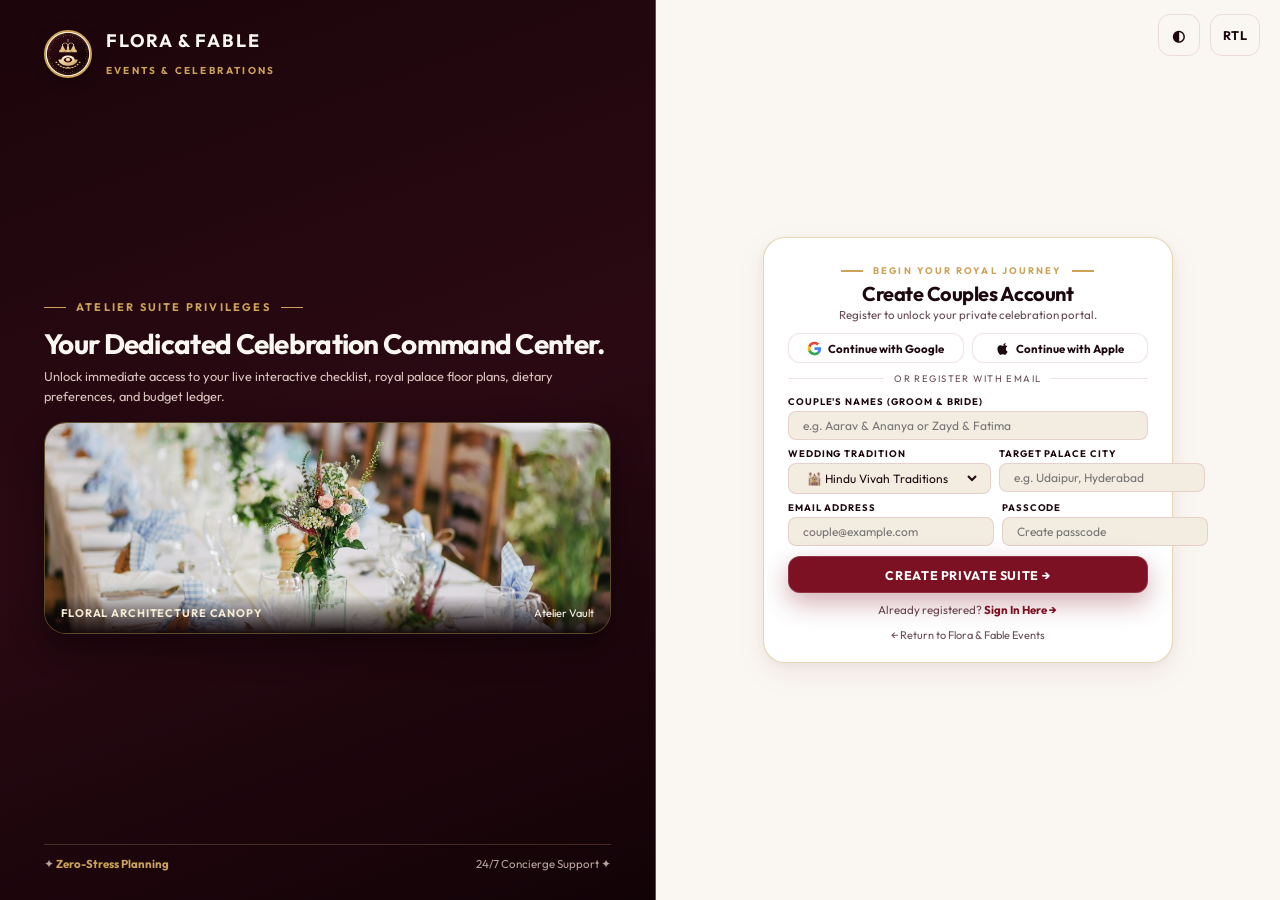
<file: signup.html>
<!DOCTYPE html>
<html lang="en">
<head>
  <meta charset="utf-8" />
  <meta content="width=device-width, initial-scale=1.0" name="viewport" />
  <title>Create Couples Account | Flora &amp; Fable Events &mdash; Luxury Weddings &amp; Celebrations</title>
  <meta content="Register your private Flora &amp; Fable Couples Suite account to track Hindu Vivah or Muslim Nikah checklists, vendor contracts, and planning timelines." name="description" />
  
  <link rel="icon" href="assets/images/logo.jpg" type="image/jpeg" />
  <link href="assets/css/style.css?v=13.0" rel="stylesheet" />
  <style>
    html, body {
      margin: 0;
      padding: 0;
      height: 100vh;
      max-height: 100vh;
      overflow: hidden !important;
      background: var(--bg);
    }
    /* Split-Screen Layout: Fixed Non-Scrolling Screen */
    .auth-split-wrapper {
      display: grid;
      grid-template-columns: 1.05fr 1fr;
      height: 100vh;
      max-height: 100vh;
      overflow: hidden;
      background: var(--bg);
    }
    @media (max-width: 960px) {
      .auth-split-wrapper {
        grid-template-columns: 1fr;
      }
      .auth-left-showcase {
        display: none;
      }
    }

    /* LEFT COLUMN: Luxury Editorial Showcase */
    .auth-left-showcase {
      height: 100vh;
      max-height: 100vh;
      overflow: hidden;
      background: linear-gradient(160deg, #1C050B 0%, #2A0913 50%, #120307 100%);
      color: #FAF7F2;
      padding: clamp(20px, 3vh, 36px) clamp(26px, 3.5vw, 44px);
      display: flex;
      flex-direction: column;
      justify-content: space-between;
      border-inline-end: 1.5px solid var(--line-accent);
      box-sizing: border-box;
      position: relative;
    }

    .showcase-header {
      display: flex;
      align-items: center;
      gap: 14px;
    }
    .showcase-header .brand-logo-wrap {
      width: 48px;
      height: 48px;
      border: 2px solid var(--champagne);
      border-radius: 50%;
      overflow: hidden;
      background: #FFFFFF;
      box-shadow: 0 4px 14px rgba(0,0,0,0.3);
      flex-shrink: 0;
    }
    .showcase-header .brand-logo-wrap img {
      width: 100%;
      height: 100%;
      object-fit: cover;
    }
    .showcase-header strong {
      font-size: 18px;
      color: #FAF7F2;
      letter-spacing: 0.1em;
      display: block;
      font-family: var(--font-serif);
    }
    .showcase-header small {
      font-size: 10px;
      color: var(--champagne);
      letter-spacing: 0.22em;
      text-transform: uppercase;
      font-weight: 700;
    }

    .showcase-main-content {
      display: flex;
      flex-direction: column;
      gap: clamp(10px, 1.8vh, 16px);
      margin: auto 0;
    }

    .showcase-visual-frame {
      position: relative;
      border-radius: var(--radius-lg);
      overflow: hidden;
      border: 1.5px solid rgba(203, 162, 88, 0.45);
      box-shadow: 0 12px 32px rgba(0,0,0,0.45);
      background: #000;
    }
    .showcase-visual-frame img {
      width: 100%;
      height: clamp(160px, 24vh, 210px);
      object-fit: cover;
      display: block;
      transition: transform 0.6s ease;
    }
    .showcase-visual-frame:hover img {
      transform: scale(1.03);
    }
    .showcase-frame-caption {
      position: absolute;
      bottom: 0;
      left: 0;
      right: 0;
      padding: 10px 16px;
      background: linear-gradient(180deg, transparent 0%, rgba(14, 3, 7, 0.94) 100%);
      display: flex;
      justify-content: space-between;
      align-items: center;
      font-size: 11px;
      color: #FAF7F2;
    }
    .showcase-frame-caption strong {
      color: var(--champagne-light);
      letter-spacing: 0.08em;
      text-transform: uppercase;
      font-size: 11px;
    }

    .showcase-typography h2 {
      font-size: clamp(20px, 2.2vw, 28px);
      line-height: 1.25;
      color: #FAF7F2;
      margin: 0 0 6px;
    }
    .showcase-typography p {
      color: #D8C4BC;
      font-size: clamp(12px, 1vw, 13.5px);
      line-height: 1.5;
      margin: 0;
    }

    .showcase-footer {
      border-top: 1px solid rgba(203, 162, 88, 0.25);
      padding-top: 10px;
      font-size: 11.5px;
      color: #B8A49C;
      display: flex;
      justify-content: space-between;
      align-items: center;
    }
    .showcase-footer strong {
      color: var(--champagne);
    }

    /* RIGHT COLUMN: Sign Up Form */
    .auth-right-container {
      height: 100vh;
      max-height: 100vh;
      overflow: hidden;
      display: flex;
      justify-content: center;
      align-items: center;
      padding: clamp(8px, 1.8vh, 20px) clamp(16px, 2.5vw, 36px);
      position: relative;
      box-sizing: border-box;
      background: var(--bg);
    }
    .login-tools {
      position: absolute;
      top: 14px;
      inset-inline-end: 20px;
      display: flex;
      gap: 10px;
      z-index: 20;
    }
    .auth-card {
      width: 100%;
      max-width: 410px;
      background: var(--paper);
      border: 1.5px solid var(--line-accent);
      border-radius: var(--radius-lg);
      padding: clamp(12px, 1.8vh, 18px) clamp(16px, 2vw, 24px);
      box-shadow: 0 10px 30px rgba(123, 17, 35, 0.08), 0 2px 8px rgba(0,0,0,0.04);
      box-sizing: border-box;
      margin: auto;
    }

    /* OAuth Buttons */
    .oauth-group {
      display: grid;
      grid-template-columns: 1fr 1fr;
      gap: 8px;
      margin-bottom: 8px;
    }
    .oauth-btn {
      width: 100%;
      display: flex;
      align-items: center;
      justify-content: center;
      gap: 6px;
      padding: 6.5px 10px;
      border-radius: var(--radius-md);
      border: 1.5px solid var(--line);
      background: var(--paper);
      color: var(--ink);
      font-size: 11.5px;
      font-weight: 700;
      cursor: pointer;
      transition: all 0.25s ease;
      font-family: var(--font-main);
      box-sizing: border-box;
    }
    .oauth-btn:hover {
      background: var(--bg-subtle);
      border-color: var(--rose);
      transform: translateY(-1px);
      box-shadow: var(--shadow-sm);
    }
    .oauth-btn svg {
      width: 15px;
      height: 15px;
      flex-shrink: 0;
    }

    .auth-divider {
      display: flex;
      align-items: center;
      text-align: center;
      margin: 7px 0;
      color: var(--muted);
      font-size: 9.5px;
      text-transform: uppercase;
      letter-spacing: 0.15em;
    }
    .auth-divider::before, .auth-divider::after {
      content: '';
      flex: 1;
      border-bottom: 1px solid var(--line);
    }
    .auth-divider span {
      padding: 0 10px;
    }

    .auth-form label {
      display: block;
      font-size: 9.5px;
      font-weight: 700;
      letter-spacing: 0.1em;
      text-transform: uppercase;
      color: var(--ink);
      margin-bottom: 2px;
    }
    .input-wrap {
      display: flex;
      align-items: center;
      border: 1.5px solid var(--line);
      border-radius: var(--radius-sm);
      background: var(--bg-subtle);
      padding: 0 10px;
      margin-bottom: 6px;
      transition: border-color 0.25s ease;
    }
    .input-wrap:focus-within {
      border-color: var(--rose);
      box-shadow: 0 0 10px var(--rose-glow);
    }
    .input-wrap input, .input-wrap select {
      flex: 1;
      border: none;
      background: transparent;
      padding: 6px 4px;
      font-size: 12px;
      color: var(--ink);
      outline: none;
      font-family: var(--font-main);
    }
    .form-row {
      display: grid;
      grid-template-columns: 1fr 1fr;
      gap: 8px;
    }
    @media (max-width: 500px) {
      .form-row {
        grid-template-columns: 1fr;
        gap: 0;
      }
    }

    /* Dark Mode Auth Card & Controls */
    body.dark .auth-card {
      background: #1B060C;
      border-color: rgba(203, 162, 88, 0.35);
      box-shadow: 0 16px 40px rgba(0, 0, 0, 0.7);
    }
    body.dark .auth-card h1 {
      color: #FAF7F2;
    }
    body.dark .auth-card label {
      color: #FAF7F2;
    }
    body.dark .oauth-btn {
      background: #140408;
      border-color: rgba(203, 162, 88, 0.28);
      color: #FAF7F2;
    }
    body.dark .oauth-btn:hover {
      background: #230810;
      border-color: var(--champagne);
    }
    body.dark .input-wrap {
      background: #140408;
      border-color: rgba(203, 162, 88, 0.3);
    }
    body.dark .input-wrap input,
    body.dark .input-wrap select {
      color: #FAF7F2;
      background: transparent;
    }
    body.dark .input-wrap select option {
      background: #1B060C;
      color: #FAF7F2;
    }
  </style>
</head>
<body id="top">

  <div class="auth-split-wrapper">
    
    <!-- LEFT SIDE: SCROLLABLE LUXURY SHOWCASE -->
    <aside class="auth-left-showcase" aria-label="Celebration Planning Suite Features">
      <div class="showcase-header">
        <a class="brand-logo-wrap" href="index.html">
          <img src="assets/images/logo.jpg" alt="Flora &amp; Fable Events Logo" />
        </a>
        <div>
          <strong>FLORA &amp; FABLE</strong>
          <small>EVENTS &amp; CELEBRATIONS</small>
        </div>
      </div>

      <div class="showcase-main-content">
        <div class="showcase-typography">
          <span class="eyebrow" style="color:var(--champagne); font-size:11px; letter-spacing:0.2em; justify-content:flex-start;">ATELIER SUITE PRIVILEGES</span>
          <h2>Your Dedicated Celebration Command Center.</h2>
          <p>Unlock immediate access to your live interactive checklist, royal palace floor plans, dietary preferences, and budget ledger.</p>
        </div>

        <div class="showcase-visual-frame">
          <img src="assets/images/unique/signup-showcase.jpg" alt="Botanical floral canopy ceremony architecture" />
          <div class="showcase-frame-caption">
            <strong>Floral Architecture Canopy</strong>
            <span>Atelier Vault</span>
          </div>
        </div>
      </div>

      <div class="showcase-footer">
        <span>&#10022; <strong>Zero-Stress Planning</strong></span>
        <span>24/7 Concierge Support &#10022;</span>
      </div>
    </aside>

    <!-- RIGHT SIDE: SIGN UP FORM -->
    <main class="auth-right-container">
      <div class="login-tools">
        <button aria-label="Toggle theme" class="iconbtn" id="themeToggle" title="Toggle Theme">&#9679;�</button>
        <button aria-label="Toggle RTL" class="iconbtn" id="rtlToggle" title="Toggle RTL">RTL</button>
      </div>

      <article class="auth-card">
        <div style="text-align:center; margin-bottom:9px;">
          <span class="eyebrow" style="color:var(--champagne); margin-bottom:2px; font-size:9.5px;">BEGIN YOUR ROYAL JOURNEY</span>
          <h1 style="font-size:20px; margin:2px 0 1px;">Create Couples Account</h1>
          <p style="font-size:11.5px; color:var(--muted); margin:0;">Register to unlock your private celebration portal.</p>
        </div>

        <!-- Continue with Google & Apple (NO LOCK ICON) -->
        <div class="oauth-group">
          <button class="oauth-btn" id="btnGoogleSignup" type="button">
            <svg viewBox="0 0 24 24">
              <path fill="#4285F4" d="M22.56 12.25c0-.78-.07-1.53-.2-2.25H12v4.26h5.92c-.26 1.37-1.04 2.53-2.21 3.31v2.77h3.57c2.08-1.92 3.28-4.74 3.28-8.09z"/>
              <path fill="#34A853" d="M12 23c2.97 0 5.46-.98 7.28-2.66l-3.57-2.77c-.98.66-2.23 1.06-3.71 1.06-2.86 0-5.29-1.93-6.16-4.53H2.18v2.84C3.99 20.53 7.7 23 12 23z"/>
              <path fill="#FBBC05" d="M5.84 14.09c-.22-.66-.35-1.36-.35-2.09s.13-1.43.35-2.09V7.06H2.18C1.43 8.55 1 10.22 1 12s.43 3.45 1.18 4.94l2.85-2.22.81-.63z"/>
              <path fill="#EA4335" d="M12 5.38c1.62 0 3.06.56 4.21 1.64l3.15-3.15C17.45 2.09 14.97 1 12 1 7.7 1 3.99 3.47 2.18 7.06l3.66 2.84c.87-2.6 3.3-4.52 6.16-4.52z"/>
            </svg>
            <span>Continue with Google</span>
          </button>

          <button class="oauth-btn" id="btnAppleSignup" type="button">
            <svg viewBox="0 0 24 24" fill="currentColor">
              <path d="M18.71 19.5c-.83 1.24-1.71 2.45-3.05 2.47-1.34.03-1.77-.79-3.29-.79-1.53 0-2 .77-3.27.82-1.31.05-2.3-1.32-3.14-2.53C4.25 17 2.94 12.45 4.7 9.39c.87-1.52 2.43-2.48 4.12-2.51 1.28-.02 2.5.87 3.29.87.78 0 2.26-1.07 3.81-.91.65.03 2.47.26 3.64 1.98-.09.06-2.17 1.28-2.15 3.81.03 3.02 2.65 4.03 2.68 4.04-.03.07-.42 1.44-1.38 2.83M15.97 6.47c.68-.82 1.13-1.96 1.01-3.1-.98.04-2.16.65-2.85 1.47-.61.71-1.14 1.88-1 3 .01 0 .04 0 .07 0 1.06 0 2.1-.56 2.77-1.37z"/>
            </svg>
            <span>Continue with Apple</span>
          </button>
        </div>

        <div class="auth-divider">
          <span>or register with email</span>
        </div>

        <!-- Form fields (LOCK ICON REMOVED) -->
        <form class="auth-form" id="signupForm">
          <label for="sNames">Couple's Names (Groom &amp; Bride)</label>
          <div class="input-wrap">
            <input id="sNames" placeholder="e.g. Aarav &amp; Ananya or Zayd &amp; Fatima" required type="text" />
          </div>

          <div class="form-row">
            <div>
              <label for="sTradition">Wedding Tradition</label>
              <div class="input-wrap">
                <select id="sTradition" required>
                  <option value="Hindu Vivah">&#128333;&#65039; Hindu Vivah Traditions</option>
                  <option value="Muslim Nikah &amp; Walima">&#9770;&#65039; Muslim Nikah &amp; Walima</option>
                  <option value="Interfaith Celebration">&#128330;&#65039; Interfaith Cultural Fusion</option>
                  <option value="Destination Royal Palace">&#128081; Destination Royal Palace</option>
                </select>
              </div>
            </div>
            <div>
              <label for="sDestination">Target Palace City</label>
              <div class="input-wrap">
                <input id="sDestination" placeholder="e.g. Udaipur, Hyderabad" type="text" />
              </div>
            </div>
          </div>

          <div class="form-row">
            <div>
              <label for="sEmail">Email Address</label>
              <div class="input-wrap">
                <input id="sEmail" placeholder="couple@example.com" required type="email" />
              </div>
            </div>
            <div>
              <label for="sPass">Passcode</label>
              <div class="input-wrap">
                <input id="sPass" minlength="4" placeholder="Create passcode" required type="password" />
              </div>
            </div>
          </div>

          <button class="btn btn-primary" style="width:100%; border-radius:var(--radius-md); padding:9.5px 16px; font-size:12.5px; font-weight:700; margin-top:4px;" type="submit">
            Create Private Suite &rarr;
          </button>
        </form>

        <p style="text-align:center; font-size:11.5px; margin-top:8px; margin-bottom:2px;">
          Already registered? <a href="login.html" style="color:var(--rose); font-weight:700;">Sign In Here &rarr;</a>
        </p>
        <p style="text-align:center; margin:0;">
          <a href="index.html" style="font-size:11px; color:var(--muted);">&larr; Return to Flora &amp; Fable Events</a>
        </p>
      </article>
    </main>

  </div>

  <div class="toast" id="toast" role="status"></div>
  <script src="assets/js/app.js?v=13.0"></script>
  <script>
    document.getElementById('btnGoogleSignup')?.addEventListener('click', () => {
      toast('Connecting with Google...');
      setTimeout(() => {
        try {
          localStorage.setItem('celestia-signed-in', 'yes');
          localStorage.setItem('ff-couple-names', 'Aarav & Ananya');
          localStorage.setItem('ff-tradition', 'Hindu Vivah');
          localStorage.setItem('ff-venue', 'Udaipur City Palace');
        } catch {}
        window.location.href = 'dashboard.html';
      }, 900);
    });

    document.getElementById('btnAppleSignup')?.addEventListener('click', () => {
      toast('Connecting with Apple ID...');
      setTimeout(() => {
        try {
          localStorage.setItem('celestia-signed-in', 'yes');
          localStorage.setItem('ff-couple-names', 'Zayd & Fatima');
          localStorage.setItem('ff-tradition', 'Muslim Nikah & Walima');
          localStorage.setItem('ff-venue', 'Taj Falaknuma Palace, Hyderabad');
        } catch {}
        window.location.href = 'dashboard.html';
      }, 900);
    });

    document.getElementById('signupForm')?.addEventListener('submit', (e) => {
      e.preventDefault();
      const names = document.getElementById('sNames').value || 'Aarav & Ananya';
      const tradition = document.getElementById('sTradition').value;
      const venue = document.getElementById('sDestination').value || 'Udaipur City Palace';
      try {
        localStorage.setItem('celestia-signed-in', 'yes');
        localStorage.setItem('ff-couple-names', names);
        localStorage.setItem('ff-tradition', tradition);
        localStorage.setItem('ff-venue', venue);
      } catch {}
      toast('Suite created! Welcoming ' + names + ' to Flora & Fable...');
      setTimeout(() => { window.location.href = 'dashboard.html'; }, 900);
    });
  </script>
</body>
</html>
</file>
<file: assets/css/style.css>
/* ==========================================================================
   FLORA & FABLE EVENTS — Luxury Weddings & Celebrations
   Unified Font System: Outfit (Single Clear, Crisp Luxury Pattern Everywhere)
   Palette: Royal Velvet Burgundy, Imperial Antique Gold & Rich Parchment
   ========================================================================== */

@import url('https://fonts.googleapis.com/css2?family=Outfit:wght@300;400;500;600;700;800&display=swap');

:root {
  /* Royal Velvet Burgundy & Imperial Antique Gold Palette */
  --emerald: #1C080E;
  --emerald-deep: #100407;
  --emerald-mid: #2E0F18;
  
  --rose: #7B1123;
  --rose-hover: #5A0A18;
  --rose-soft: rgba(123, 17, 35, 0.12);
  --rose-glow: rgba(123, 17, 35, 0.36);
  
  --champagne: #CBA258;
  --champagne-light: #F4EAD3;
  --champagne-soft: rgba(203, 162, 88, 0.18);
  --champagne-gradient: linear-gradient(135deg, #F3D99F 0%, #CBA258 50%, #9F7932 100%);
  
  /* Light Mode */
  --bg: #FAF7F2;
  --bg-subtle: #F3ECE1;
  --paper: #FFFFFF;
  --paper-glass: rgba(255, 255, 255, 0.95);
  --paper-elevated: #F6F0E6;
  
  --ink: #1C080E;
  --ink-soft: #381520;
  --muted: #664A52;
  --line: rgba(123, 17, 35, 0.12);
  --line-accent: rgba(203, 162, 88, 0.45);
  
  --shadow-sm: 0 4px 16px rgba(28, 8, 14, 0.05);
  --shadow-md: 0 12px 32px rgba(28, 8, 14, 0.09);
  --shadow-lg: 0 24px 54px rgba(28, 8, 14, 0.15);
  --shadow-rose: 0 10px 26px rgba(123, 17, 35, 0.34);
  
  --radius-sm: 8px;
  --radius-md: 12px;
  --radius-lg: 22px;
  --radius-pill: 9999px;
  
  /* ONE Unified Font Pattern Everywhere */
  --font-main: 'Outfit', -apple-system, BlinkMacSystemFont, 'Segoe UI', Roboto, sans-serif;
  --font-display: var(--font-main);
  --font-serif: var(--font-main);
  --font-sans: var(--font-main);
  
  --header-height: 76px;
  --container-max: 1280px;
  --container-pad: clamp(18px, 4vw, 44px);
}

/* ==========================================================================
   Dark Mode Palette — Royal Midnight Velvet & Glowing Champagne Gold
   ========================================================================== */
body.dark,
body.dark-mode,
html.dark,
html[data-theme="dark"],
body[data-theme="dark"] {
  --bg: #0D0306;
  --bg-subtle: #17050A;
  --paper: #1F070E;
  --paper-glass: rgba(31, 7, 14, 0.96);
  --paper-elevated: #2B0A14;
  
  --ink: #FAF7F2;
  --ink-soft: #F2E5DC;
  --muted: #C8B2B8;
  --line: rgba(203, 162, 88, 0.28);
  --line-accent: rgba(203, 162, 88, 0.55);
  
  --shadow-sm: 0 4px 20px rgba(0, 0, 0, 0.55);
  --shadow-md: 0 16px 42px rgba(0, 0, 0, 0.65);
  --shadow-lg: 0 30px 68px rgba(0, 0, 0, 0.75);
}

/* Explicit High-Contrast Dark Mode Element Styling */
body.dark {
  background-color: var(--bg);
  color: var(--ink);
}

body.dark .header {
  background: rgba(26, 6, 12, 0.94);
  border-bottom: 1px solid rgba(203, 162, 88, 0.35);
  box-shadow: 0 8px 30px rgba(0, 0, 0, 0.6);
}

body.dark .nav a {
  color: #FAF7F2;
}

body.dark .nav a:hover,
body.dark .nav a.active {
  color: var(--champagne);
}

body.dark .dropdown-menu {
  background: #1F070E;
  border: 1px solid var(--line-accent);
  box-shadow: var(--shadow-lg);
}

body.dark .dropdown-menu a strong {
  color: #FAF7F2;
}

body.dark .feature-card,
body.dark .tile,
body.dark .price-card,
body.dark .moodboard-item,
body.dark .faq-contact-card,
body.dark .faq-services-item {
  background: var(--paper);
  border-color: rgba(203, 162, 88, 0.3);
  box-shadow: var(--shadow-md);
}

body.dark .feature-card:hover,
body.dark .tile:hover,
body.dark .price-card:hover,
body.dark .moodboard-item:hover {
  border-color: var(--champagne);
  box-shadow: 0 12px 36px rgba(0, 0, 0, 0.7), 0 0 20px rgba(203, 162, 88, 0.18);
}

body.dark .feature-card h3,
body.dark .tile h3,
body.dark .price-card h3,
body.dark .faq-contact-title,
body.dark .faq-services-title {
  color: #FAF7F2;
}

body.dark .footer {
  background: #140408;
  border-top: 1px solid rgba(203, 162, 88, 0.3);
}

body.dark .footer h4,
body.dark .footer strong {
  color: #FAF7F2;
}

body.dark .footer a {
  color: #D8C4BC;
}

body.dark .footer a:hover {
  color: var(--champagne);
}

body.dark .footer-contact-item {
  color: #D8C4BC;
}

body.dark .input-wrap,
body.dark input,
body.dark textarea,
body.dark select {
  background: #16050A;
  color: #FAF7F2;
  border-color: rgba(203, 162, 88, 0.35);
}

body.dark .iconbtn {
  border-color: rgba(203, 162, 88, 0.35);
  color: var(--champagne-light);
}

body.dark .iconbtn:hover {
  background: rgba(203, 162, 88, 0.15);
  border-color: var(--champagne);
}

/* RTL Support */
body[dir="rtl"] {
  direction: rtl;
  text-align: right;
}

body[dir="rtl"] .actions,
body[dir="rtl"] .hero-actions,
body[dir="rtl"] .nav-actions {
  flex-direction: row-reverse;
}

body[dir="rtl"] .icon-arrow,
body[dir="rtl"] .card-link span,
body[dir="rtl"] .btn-arrow {
  display: inline-block;
  transform: scaleX(-1);
}

/* ==========================================================================
   Base & Resets
   ========================================================================== */

*, *::before, *::after {
  box-sizing: border-box;
}

html {
  scroll-behavior: smooth;
  scroll-padding-top: calc(var(--header-height) + 12px);
  -webkit-font-smoothing: antialiased;
  -moz-osx-font-smoothing: grayscale;
}

body {
  margin: 0;
  padding: 0;
  background-color: var(--bg);
  color: var(--ink);
  font-family: var(--font-main);
  font-size: 15.5px;
  font-weight: 400;
  line-height: 1.6;
  overflow-x: hidden;
  transition: background-color 0.35s ease, color 0.35s ease;
}

img, video {
  max-width: 100%;
  height: auto;
  display: block;
}

figure {
  margin: 0;
}

a {
  color: inherit;
  text-decoration: none;
  transition: color 0.2s ease;
}

button {
  font-family: var(--font-main);
  font-size: inherit;
  cursor: pointer;
  border: none;
  background: none;
}

h1, h2, h3, h4, h5, h6 {
  font-family: var(--font-main);
  color: var(--ink);
  font-weight: 700;
  letter-spacing: -0.025em;
  line-height: 1.12;
  margin: 0 0 0.85rem;
}

p {
  margin: 0 0 1.1rem;
  color: var(--muted);
}

em {
  font-family: var(--font-main);
  font-style: normal;
  font-weight: 500;
  color: var(--rose);
}

.container {
  width: 100%;
  max-width: var(--container-max);
  margin-inline: auto;
  padding-inline: var(--container-pad);
}

.sr-only {
  position: absolute;
  width: 1px;
  height: 1px;
  padding: 0;
  margin: -1px;
  overflow: hidden;
  clip: rect(0, 0, 0, 0);
  white-space: nowrap;
  border: 0;
}

/* ==========================================================================
   Scroll Reading Progress Hairline
   ========================================================================== */

.scroll-progress {
  position: fixed;
  top: var(--header-height);
  left: 0;
  width: 0%;
  height: 3px;
  background: linear-gradient(90deg, var(--champagne), var(--rose));
  z-index: 150;
  pointer-events: none;
  transition: width 0.08s linear;
}

/* ==========================================================================
   Header & Navigation — Crisp Vybeora Pattern with Bold CELESTIA JPG Logo
   ========================================================================== */

.header {
  position: sticky;
  top: 0;
  z-index: 100;
  background: var(--paper);
  border-bottom: 1px solid var(--line);
  box-shadow: 0 4px 20px rgba(9, 35, 27, 0.04);
  height: var(--header-height);
  display: flex;
  align-items: center;
  justify-content: space-between;
  padding: 0 4.5%;
  gap: 18px;
  transition: all 0.25s ease;
}

.brand {
  display: flex;
  align-items: center;
  gap: 11px;
  text-decoration: none;
  flex-shrink: 0;
}

.brand-logo-wrap {
  width: 52px;
  height: 52px;
  border-radius: 50%;
  overflow: hidden;
  background: #FFFFFF;
  border: 1.5px solid var(--champagne);
  box-shadow: 0 3px 10px rgba(9, 35, 27, 0.1);
  flex-shrink: 0;
  display: grid;
  place-items: center;
  transition: transform 0.35s cubic-bezier(0.2, 0.8, 0.2, 1);
}

.brand:hover .brand-logo-wrap {
  transform: scale(1.08) rotate(-3deg);
}

.brand-logo-img {
  width: 100%;
  height: 100%;
  object-fit: cover;
  object-position: center;
  display: block;
}

.brand-type {
  display: flex;
  flex-direction: column;
  line-height: 1.05;
  gap: 3px;
}

.brand-type strong {
  font-family: var(--font-main);
  font-size: 22px;
  font-weight: 800;
  letter-spacing: 0.1em;
  color: var(--ink);
  line-height: 1;
}

.brand-type small {
  font-family: var(--font-main);
  font-size: 9.5px;
  font-weight: 700;
  letter-spacing: 0.22em;
  color: var(--rose);
  text-transform: uppercase;
}

/* Middle Navigation */
.nav {
  display: flex;
  align-items: center;
  gap: clamp(14px, 1.8vw, 26px);
  font-size: 14px;
  font-weight: 600;
}

.nav > a,
.nav .nav-home {
  position: relative;
  padding: 12px 2px;
  white-space: nowrap !important;
  color: var(--ink);
  letter-spacing: -0.01em;
  display: inline-flex;
  align-items: center;
  gap: 4px;
  transition: color 0.2s ease;
}

.nav > a:hover,
.nav .nav-home:hover,
.nav > a.active,
.nav .nav-home.active {
  color: var(--rose);
}

.nav-chevron {
  transition: transform 0.25s ease;
  color: currentColor;
}

.dropdown:hover .nav-chevron,
.dropdown.dropdown-open .nav-chevron {
  transform: rotate(180deg);
}

.nav-home.active::after,
.nav > a.active::after {
  content: "";
  position: absolute;
  bottom: 0;
  left: 0;
  width: 100%;
  height: 3px;
  background: var(--rose);
  border-radius: 2px;
}

/* Dropdown Menu */
.dropdown {
  position: relative;
  display: inline-flex;
  align-items: center;
}

.dropdown-menu {
  position: absolute;
  top: calc(100% + 8px);
  inset-inline-start: 0;
  min-width: 260px;
  background: var(--paper);
  border: 1px solid var(--line-accent);
  border-radius: var(--radius-md);
  padding: 10px;
  box-shadow: var(--shadow-lg);
  opacity: 0;
  visibility: hidden;
  transform: translateY(8px);
  transition: all 0.25s cubic-bezier(0.16, 1, 0.3, 1);
  display: flex;
  flex-direction: column;
  gap: 4px;
  z-index: 120;
}

.dropdown:hover .dropdown-menu,
.dropdown:focus-within .dropdown-menu,
.dropdown.dropdown-open .dropdown-menu {
  opacity: 1;
  visibility: visible;
  transform: translateY(0);
}

.dropdown-menu a {
  padding: 10px 12px;
  border-radius: var(--radius-sm);
  display: flex;
  align-items: center;
  gap: 12px;
  color: var(--ink);
  transition: all 0.2s ease;
}

.dropdown-menu a:hover,
.dropdown-menu a[aria-current="page"] {
  background: var(--bg-subtle);
  color: var(--rose);
}

.dropdown-menu .menu-tile-icon {
  font-size: 16px;
  color: var(--rose);
  width: 24px;
  text-align: center;
}

.dropdown-menu .menu-tile-text {
  display: flex;
  flex-direction: column;
}

.dropdown-menu .menu-tile-text strong {
  font-size: 14px;
  font-weight: 700;
}

.dropdown-menu .menu-tile-text small {
  font-size: 11.5px;
  color: var(--muted);
}

/* Right Action Buttons */
.nav-actions {
  display: flex;
  align-items: center;
  gap: 8px;
  flex-shrink: 0;
}

.iconbtn {
  width: 42px;
  height: 42px;
  border-radius: var(--radius-md);
  border: 1.5px solid var(--line);
  background: transparent;
  color: var(--ink);
  display: inline-grid;
  place-items: center;
  font-size: 15px;
  font-weight: 700;
  transition: all 0.2s ease;
}

.iconbtn:hover {
  border-color: var(--rose);
  color: var(--rose);
  transform: translateY(-1px);
}

.iconbtn#rtlToggle {
  width: auto;
  min-width: 48px;
  padding-inline: 12px;
  font-size: 12.5px;
  letter-spacing: 0.04em;
}

.loginbtn {
  height: 42px;
  padding: 0 20px;
  border-radius: var(--radius-md);
  background: var(--rose);
  color: #FFFFFF !important;
  font-size: 13.5px;
  font-weight: 700;
  display: inline-flex;
  align-items: center;
  gap: 6px;
  white-space: nowrap;
  box-shadow: var(--shadow-rose);
  transition: all 0.25s cubic-bezier(0.2, 0.8, 0.2, 1);
  position: relative;
  overflow: hidden;
}

.loginbtn:hover {
  background: var(--rose-hover);
  box-shadow: 0 8px 22px rgba(217, 114, 91, 0.45);
  transform: translateY(-2px);
}

.loginbtn span.btn-arrow {
  font-size: 14px;
  transition: transform 0.2s ease;
}

.loginbtn:hover span.btn-arrow {
  transform: translate(2px, -2px);
}

.hamburger {
  display: none;
  width: 42px;
  height: 42px;
  border-radius: var(--radius-md);
  border: 1.5px solid var(--line);
  font-size: 20px;
  color: var(--ink);
}

/* ==========================================================================
   Button System with Shimmer Light Sweep
   ========================================================================== */

.btn {
  display: inline-flex;
  align-items: center;
  justify-content: center;
  gap: 10px;
  padding: 13px 26px;
  border-radius: var(--radius-pill);
  font-size: 13px;
  font-weight: 700;
  letter-spacing: 0.05em;
  text-transform: uppercase;
  transition: all 0.3s cubic-bezier(0.2, 0.8, 0.2, 1);
  position: relative;
  overflow: hidden;
  cursor: pointer;
  white-space: nowrap;
}

.btn::before {
  content: "";
  position: absolute;
  top: 0;
  left: -120%;
  width: 60%;
  height: 100%;
  background: linear-gradient(90deg, transparent, rgba(255, 255, 255, 0.35), transparent);
  transform: skewX(-25deg);
  transition: left 0.65s ease;
  pointer-events: none;
}

.btn:hover::before {
  left: 150%;
}

.btn-primary {
  background: var(--rose);
  color: #FFFFFF !important;
  box-shadow: var(--shadow-rose);
  border: 1px solid rgba(255, 255, 255, 0.15);
}

.btn-primary:hover {
  background: var(--rose-hover);
  transform: translateY(-2px);
  box-shadow: 0 14px 30px rgba(217, 114, 91, 0.44);
}

.btn-emerald {
  background: var(--emerald);
  color: #FAF7F2 !important;
  border: 1px solid var(--champagne);
}

.btn-emerald:hover {
  background: var(--emerald-mid);
  transform: translateY(-2px);
  box-shadow: var(--shadow-md);
}

.btn-secondary {
  background: rgba(255, 255, 255, 0.14);
  color: #FFFFFF !important;
  border: 1.5px solid rgba(255, 255, 255, 0.72);
  backdrop-filter: blur(8px);
  -webkit-backdrop-filter: blur(8px);
}

.btn-secondary:hover {
  background: #FFFFFF;
  color: var(--emerald) !important;
  border-color: #FFFFFF;
  transform: translateY(-2px);
}

.btn-outline {
  background: transparent;
  color: var(--ink) !important;
  border: 1.5px solid var(--line-accent);
}

.btn-outline:hover {
  border-color: var(--rose);
  color: var(--rose) !important;
  transform: translateY(-2px);
}

.text-link {
  display: inline-flex;
  align-items: center;
  gap: 8px;
  font-size: 13px;
  font-weight: 700;
  letter-spacing: 0.08em;
  text-transform: uppercase;
  color: var(--rose);
  padding-block: 6px;
}

.text-link span {
  transition: transform 0.25s ease;
}

.text-link:hover span {
  transform: translateX(4px);
}

body[dir="rtl"] .text-link:hover span {
  transform: translateX(-4px);
}

/* ==========================================================================
   Eyebrow & Screen-Fitting Section Rhythm
   ========================================================================== */

.eyebrow {
  display: inline-flex;
  align-items: center;
  gap: 10px;
  font-size: 11px;
  font-weight: 700;
  letter-spacing: 0.22em;
  text-transform: uppercase;
  color: var(--champagne);
  margin-bottom: 10px;
}

.eyebrow::before,
.eyebrow::after {
  content: "";
  display: inline-block;
  width: 22px;
  height: 1.5px;
  background: var(--champagne);
}

.section-heading {
  text-align: center;
  max-width: 780px;
  margin: 0 auto clamp(48px, 6vw, 68px);
}

.section-heading.text-left {
  text-align: left;
  margin-inline: 0;
}

body[dir="rtl"] .section-heading.text-left {
  text-align: right;
}

.section-heading h2 {
  font-size: clamp(32px, 3.8vw, 50px);
  font-weight: 700;
  letter-spacing: -0.025em;
  line-height: 1.15;
  margin-bottom: 16px;
}

.section-heading p {
  font-size: clamp(15px, 1.08vw, 17px);
  color: var(--muted);
  max-width: 620px;
  margin-inline: auto;
  line-height: 1.65;
  margin-bottom: 0;
}

.section-heading.text-left p {
  margin-inline: 0;
}

/* Generous Luxurious Spacing Between Every Section — Completely Open & Uncongested */
.section {
  padding-block: clamp(96px, 12vh, 148px);
  position: relative;
}

.section.soft {
  background: var(--bg-subtle);
}

.section.emerald-band {
  background: var(--emerald);
  color: #FAF7F2;
}

.section.emerald-band h2,
.section.emerald-band h3,
.section.emerald-band strong {
  color: #FAF7F2;
}

.section.emerald-band p {
  color: rgba(250, 247, 242, 0.85);
}

/* ==========================================================================
   Infinite Marquee Press Strip
   ========================================================================== */

.marquee-strip {
  overflow: hidden;
  background: var(--emerald);
  color: var(--champagne-light);
  border-block: 1px solid rgba(204, 163, 98, 0.25);
  padding: 14px 0;
  white-space: nowrap;
}

.marquee-track {
  display: inline-flex;
  align-items: center;
  gap: 48px;
  animation: marqueeScroll 28s linear infinite;
}

.marquee-track:hover {
  animation-play-state: paused;
}

.marquee-item {
  font-size: 12.5px;
  font-weight: 700;
  letter-spacing: 0.22em;
  text-transform: uppercase;
  display: inline-flex;
  align-items: center;
  gap: 48px;
}

.marquee-item::after {
  content: "✦";
  color: var(--rose);
  font-size: 11px;
}

@keyframes marqueeScroll {
  0% { transform: translateX(0); }
  100% { transform: translateX(-50%); }
}

/* ==========================================================================
   Section 2: The Atelier Story & Philosophy
   ========================================================================== */

.story-grid {
  display: grid;
  grid-template-columns: 1fr 1.15fr;
  gap: clamp(36px, 5vw, 76px);
  align-items: center;
}

.story-figure {
  width: 92%;
  max-width: 480px;
  aspect-ratio: 4 / 4.8;
  border-radius: var(--radius-lg);
  overflow: hidden;
  border: 2px solid var(--champagne);
  box-shadow: var(--shadow-lg);
  margin: 0;
  position: relative;
}

.story-figure img {
  width: 100%;
  height: 100%;
  object-fit: cover;
  object-position: center;
  display: block;
}

.creed-badge {
  position: absolute;
  bottom: -16px;
  inset-inline-end: 0;
  background: var(--paper);
  border: 1.5px solid var(--line-accent);
  padding: 14px 22px;
  border-radius: var(--radius-md);
  box-shadow: var(--shadow-md);
  z-index: 5;
}

.creed-label {
  font-size: 11px;
  letter-spacing: 0.18em;
  text-transform: uppercase;
  color: var(--champagne);
  font-weight: 700;
  display: block;
}

.creed-title {
  font-size: 16px;
  color: var(--ink);
  display: block;
}

/* ==========================================================================
   Editorial Feature Cards & Video Cards
   ========================================================================== */

.cards-grid {
  display: grid;
  grid-template-columns: repeat(3, minmax(0, 1fr));
  gap: 24px;
}

.cards-grid-2 {
  display: grid;
  grid-template-columns: repeat(2, minmax(0, 1fr));
  gap: 24px;
}

.feature-card {
  background: var(--paper);
  border: 1px solid var(--line);
  border-radius: var(--radius-lg);
  overflow: hidden;
  display: flex;
  flex-direction: column;
  box-shadow: var(--shadow-sm);
  transition: transform 0.35s cubic-bezier(0.16, 1, 0.3, 1), border-color 0.3s ease, box-shadow 0.35s ease;
  position: relative;
}

.feature-card::after {
  content: "";
  position: absolute;
  inset: 0;
  background: radial-gradient(360px circle at var(--mx, 50%) var(--my, 50%), rgba(204, 163, 98, 0.14), transparent 60%);
  opacity: 0;
  transition: opacity 0.35s ease;
  pointer-events: none;
}

.feature-card:hover::after {
  opacity: 1;
}

.feature-card:hover {
  transform: translateY(-7px);
  border-color: var(--champagne);
  box-shadow: var(--shadow-lg);
}

.feature-card .visual {
  position: relative;
  width: 100%;
  aspect-ratio: 16 / 10;
  overflow: hidden;
  background: var(--emerald-deep);
}

.feature-card .visual.portrait {
  aspect-ratio: 4 / 4.3;
}

.feature-card .visual img,
.feature-card .visual video {
  width: 100%;
  height: 100%;
  object-fit: cover;
  object-position: center 20%;
  transition: transform 0.75s cubic-bezier(0.2, 0.8, 0.2, 1);
}

.feature-card:hover .visual img,
.feature-card:hover .visual video {
  transform: scale(1.06);
}

.feature-card .badge {
  position: absolute;
  top: 14px;
  inset-inline-start: 14px;
  background: rgba(9, 35, 27, 0.86);
  backdrop-filter: blur(8px);
  color: var(--champagne-light);
  border: 1px solid var(--line-accent);
  padding: 5px 12px;
  border-radius: var(--radius-pill);
  font-size: 10.5px;
  font-weight: 700;
  letter-spacing: 0.12em;
  text-transform: uppercase;
  z-index: 3;
}

.video-live-pill {
  position: absolute;
  bottom: 12px;
  inset-inline-end: 12px;
  background: rgba(9, 35, 27, 0.82);
  backdrop-filter: blur(6px);
  color: #FFFFFF;
  border: 1px solid rgba(255, 255, 255, 0.25);
  padding: 4px 10px;
  border-radius: var(--radius-pill);
  font-size: 10px;
  font-weight: 700;
  letter-spacing: 0.12em;
  text-transform: uppercase;
  display: inline-flex;
  align-items: center;
  gap: 6px;
  z-index: 3;
}

.video-live-pill i {
  width: 6px;
  height: 6px;
  border-radius: 50%;
  background: var(--rose);
  display: inline-block;
  animation: pulseDot 1.6s infinite;
}

@keyframes pulseDot {
  0%, 100% { opacity: 1; transform: scale(1); }
  50% { opacity: 0.4; transform: scale(1.3); }
}

.feature-card .card-body {
  padding: 22px 24px 24px;
  display: flex;
  flex-direction: column;
  flex-grow: 1;
}

.feature-card .card-index {
  font-size: 11px;
  font-weight: 700;
  letter-spacing: 0.14em;
  color: var(--rose);
  text-transform: uppercase;
  margin-bottom: 6px;
}

.feature-card h3 {
  font-size: 21px;
  font-weight: 700;
  margin-bottom: 8px;
}

.feature-card p {
  font-size: 14px;
  line-height: 1.55;
  margin-bottom: 16px;
}

.feature-card .card-link {
  margin-top: auto;
  display: inline-flex;
  align-items: center;
  gap: 6px;
  font-size: 12px;
  font-weight: 700;
  letter-spacing: 0.1em;
  text-transform: uppercase;
  color: var(--rose);
  transition: transform 0.2s ease;
}

.feature-card:hover .card-link {
  transform: translateX(4px);
}

/* ==========================================================================
   Step Tiles & FAQ Accordions
   ========================================================================== */

.tiles-grid {
  display: grid;
  grid-template-columns: repeat(4, minmax(0, 1fr));
  gap: 20px;
}

.tiles-grid-3 {
  display: grid;
  grid-template-columns: repeat(3, minmax(0, 1fr));
  gap: 22px;
}

.tile {
  background: var(--paper);
  border: 1px solid var(--line);
  border-radius: var(--radius-md);
  padding: 26px 22px;
  position: relative;
  overflow: hidden;
  transition: transform 0.3s ease, border-color 0.3s ease, box-shadow 0.3s ease;
}

.tile:hover {
  transform: translateY(-6px);
  border-color: var(--champagne);
  box-shadow: var(--shadow-md);
}

.tile-no {
  font-size: 30px;
  font-weight: 800;
  line-height: 1;
  color: var(--rose);
  margin-bottom: 12px;
  display: block;
}

.tile h3 {
  font-size: 19px;
  font-weight: 700;
  margin-bottom: 8px;
}

.tile p {
  font-size: 13.5px;
  margin: 0;
  line-height: 1.55;
}

/* FAQ Accordion */
.faq-list {
  max-width: 820px;
  margin: 0 auto;
  display: flex;
  flex-direction: column;
  gap: 12px;
}

.faq-list details {
  background: var(--paper);
  border: 1px solid var(--line);
  border-radius: var(--radius-md);
  padding: 18px 22px;
  transition: border-color 0.25s ease;
}

.faq-list details[open] {
  border-color: var(--champagne);
  box-shadow: var(--shadow-sm);
}

.faq-list summary {
  font-size: 18px;
  font-weight: 700;
  color: var(--ink);
  cursor: pointer;
  list-style: none;
  display: flex;
  align-items: center;
  justify-content: space-between;
  gap: 16px;
}

.faq-list summary::-webkit-details-marker { display: none; }

.faq-list summary::after {
  content: "+";
  font-size: 20px;
  color: var(--rose);
  font-weight: 700;
}

.faq-list details[open] summary::after { content: "−"; }

.faq-answer {
  padding-top: 12px;
  font-size: 14.5px;
  color: var(--muted);
  line-height: 1.6;
}

/* ==========================================================================
   Interactive Planning Calculator
   ========================================================================== */

.calc-box {
  background: var(--paper);
  border: 1px solid var(--line-accent);
  border-radius: var(--radius-lg);
  padding: clamp(24px, 3.5vw, 40px);
  box-shadow: var(--shadow-lg);
}

.calc-grid {
  display: grid;
  grid-template-columns: 1fr 1fr;
  gap: 36px;
  align-items: center;
}

.calc-control { margin-bottom: 20px; }

.calc-control label {
  display: flex;
  justify-content: space-between;
  font-size: 13.5px;
  font-weight: 700;
  color: var(--ink);
  margin-bottom: 8px;
}

.calc-control label span.val-display {
  color: var(--rose);
  font-weight: 800;
}

.calc-range {
  width: 100%;
  height: 6px;
  border-radius: 999px;
  background: var(--bg-subtle);
  outline: none;
  accent-color: var(--rose);
  cursor: pointer;
}

.calc-pills {
  display: flex;
  gap: 8px;
  margin-top: 8px;
  flex-wrap: wrap;
}

.calc-pill {
  padding: 8px 15px;
  border-radius: var(--radius-md);
  border: 1px solid var(--line);
  background: var(--paper);
  color: var(--ink);
  font-size: 13px;
  font-weight: 600;
  cursor: pointer;
  transition: all 0.2s ease;
}

.calc-pill.active,
.calc-pill:hover {
  background: var(--emerald);
  color: var(--champagne-light);
  border-color: var(--champagne);
}

.calc-result-card {
  background: var(--paper-elevated);
  border: 1px solid var(--line-accent);
  border-radius: var(--radius-md);
  padding: 26px;
  text-align: center;
  position: relative;
  overflow: hidden;
}

.calc-result-card::before {
  content: "";
  position: absolute;
  top: 0;
  left: 0;
  right: 0;
  height: 4px;
  background: var(--champagne-gradient);
}

.calc-result-number {
  font-size: clamp(34px, 3.6vw, 48px);
  font-weight: 800;
  color: var(--rose);
  margin-block: 6px;
  line-height: 1.05;
}

.calc-breakdown {
  display: grid;
  grid-template-columns: 1fr 1fr;
  gap: 10px;
  margin-top: 16px;
  text-align: start;
}

.calc-breakdown-item {
  font-size: 12.5px;
  padding: 10px 12px;
  border-radius: var(--radius-sm);
  background: var(--paper);
  border: 1px solid var(--line);
}

.calc-breakdown-item small { display: block; color: var(--muted); font-size: 11px; }
.calc-breakdown-item strong { color: var(--ink); font-size: 13.5px; }

/* ==========================================================================
   Full 5-Column Luxury Footer (Crisp Uniform Grid Alignment)
   ========================================================================== */

.footer {
  background: var(--paper);
  border-top: 1px solid var(--line);
  padding-top: 64px;
  position: relative;
  z-index: 10;
}

.footer-top {
  display: grid;
  grid-template-columns: 1.65fr 1.08fr 1.08fr 1.52fr 1.45fr;
  gap: clamp(24px, 2.8vw, 40px);
  align-items: start;
  padding-bottom: 48px;
}

.footer-col {
  min-width: 0;
}

.footer-brand p {
  font-size: 13.5px;
  margin-top: 16px;
  margin-bottom: 0;
  max-width: 280px;
  line-height: 1.6;
}

.stay-connected {
  font-size: 11px;
  font-weight: 700;
  letter-spacing: 0.18em;
  color: var(--rose);
  text-transform: uppercase;
  margin-top: 20px;
  margin-bottom: 12px;
}

.social-links {
  display: flex;
  gap: 10px;
}

.social-links a {
  width: 38px;
  height: 38px;
  border-radius: var(--radius-md);
  border: 1px solid var(--line);
  display: grid;
  place-items: center;
  color: var(--ink);
  transition: all 0.2s ease;
}

.social-links a:hover {
  background: var(--emerald);
  color: var(--champagne-light);
  border-color: var(--champagne);
  transform: translateY(-2px);
}

.footer-heading {
  font-size: 12px;
  font-weight: 800;
  letter-spacing: 0.14em;
  text-transform: uppercase;
  color: var(--ink);
  white-space: nowrap;
  margin-top: 10px;
  margin-bottom: 20px;
  line-height: 1.2;
}

.footer-col > a {
  display: block;
  font-size: 13.5px;
  line-height: 1.45;
  color: var(--muted);
  margin-bottom: 11px;
  white-space: nowrap;
  transition: color 0.2s ease, transform 0.2s ease;
}

.footer-col > a:last-child {
  margin-bottom: 0;
}

.footer-col > a:hover {
  color: var(--rose);
  transform: translateX(4px);
}

.footer-contact address {
  font-style: normal;
  display: flex;
  flex-direction: column;
  gap: 14px;
}

.footer-contact-item {
  display: grid;
  grid-template-columns: 20px minmax(0, 1fr);
  align-items: start;
  gap: 10px;
  font-size: 13px;
  line-height: 1.35;
}

.footer-contact-item .contact-symbol {
  color: var(--rose);
  font-size: 14px;
  line-height: 1.35;
  text-align: center;
}

.footer-contact-item strong,
.footer-contact-item a {
  display: block;
  color: var(--ink);
  font-size: 13px;
  font-weight: 700;
  margin: 0 0 2px;
  line-height: 1.35;
  word-break: break-word;
}

.footer-contact-item a:hover {
  color: var(--rose);
  transform: none;
}

.footer-contact-item small {
  display: block;
  color: var(--muted);
  font-size: 11.5px;
  line-height: 1.35;
}

.newsletter-box p {
  font-size: 13.5px;
  line-height: 1.55;
  margin-bottom: 16px;
}

.newsletter-form {
  display: flex;
  align-items: center;
  border: 1.5px solid var(--line);
  border-radius: var(--radius-md);
  background: var(--paper);
  padding: 4px;
  overflow: hidden;
  transition: border-color 0.2s ease;
}

.newsletter-form:focus-within {
  border-color: var(--champagne);
}

.newsletter-form input {
  flex: 1;
  min-width: 0;
  border: none;
  background: transparent;
  padding: 9px 12px;
  font-size: 13px;
  color: var(--ink);
  outline: none;
  font-family: var(--font-main);
}

.newsletter-form button {
  width: 38px;
  height: 38px;
  flex-shrink: 0;
  border-radius: var(--radius-sm);
  background: var(--rose);
  color: #FFFFFF;
  display: grid;
  place-items: center;
  font-weight: 800;
  transition: background 0.2s ease;
}

.newsletter-form button:hover {
  background: var(--rose-hover);
}

.footer-bottom {
  border-top: 1px solid var(--line);
  padding: 22px 0;
  padding-inline-end: 64px;
  display: flex;
  justify-content: space-between;
  align-items: center;
  font-size: 13px;
  color: var(--muted);
}

.footer-bottom a:hover { color: var(--rose); }

/* ==========================================================================
   Toast & Rich Motion Animations
   ========================================================================== */

.toast {
  position: fixed;
  bottom: 24px;
  inset-inline-end: 24px;
  background: var(--emerald);
  border: 1px solid var(--champagne);
  color: #FAF7F2;
  padding: 13px 22px;
  border-radius: var(--radius-md);
  box-shadow: var(--shadow-lg);
  font-size: 13.5px;
  font-weight: 700;
  z-index: 9999;
  opacity: 0;
  visibility: hidden;
  transform: translateY(16px);
  transition: all 0.3s cubic-bezier(0.2, 0.8, 0.2, 1);
  pointer-events: none;
}

.toast.show {
  opacity: 1;
  visibility: visible;
  transform: translateY(0);
}

/* Staggered Reveal Animations — Content Always Visible by Default */
.reveal {
  opacity: 1 !important;
  transform: none !important;
  transition: opacity 0.4s ease, transform 0.4s ease;
}

.reveal.visible { opacity: 1 !important; transform: none !important; }
.reveal.slide-left { opacity: 1 !important; transform: none !important; }
.reveal.slide-left.visible { opacity: 1 !important; transform: none !important; }
.reveal.slide-right { opacity: 1 !important; transform: none !important; }
.reveal.slide-right.visible { opacity: 1 !important; transform: none !important; }
.reveal.zoom-in { opacity: 1 !important; transform: none !important; }
.reveal.zoom-in.visible { opacity: 1 !important; transform: none !important; }

/* Floating gentle motion for accents */
@keyframes floatSlow {
  0%, 100% { transform: translateY(0); }
  50% { transform: translateY(-10px); }
}

.float-gentle {
  animation: floatSlow 6s ease-in-out infinite;
}

/* Bokeh Particle Overlay Canvas */
.bokeh-canvas {
  position: absolute;
  inset: 0;
  width: 100%;
  height: 100%;
  pointer-events: none;
  z-index: 3;
}

/* ==========================================================================
   Responsive Breakpoints
   ========================================================================== */

@media (max-width: 1120px) {
  :root {
    --header-height: 68px;
  }
  .nav {
    display: none;
    position: fixed;
    top: var(--header-height);
    inset: var(--header-height) 0 0 0;
    height: calc(100vh - var(--header-height));
    background: var(--paper);
    flex-direction: column;
    align-items: flex-start;
    padding: 24px 20px;
    gap: 16px;
    overflow-y: auto;
    border-top: 1px solid var(--line);
    z-index: 99;
  }
  .nav.open { display: flex; }
  .hamburger { display: grid; place-items: center; }
  .dropdown-menu {
    position: static;
    opacity: 1;
    visibility: visible;
    transform: none;
    box-shadow: none;
    border: none;
    padding-inline-start: 16px;
    display: none;
  }
  .dropdown.dropdown-open .dropdown-menu { display: flex; }
  .cards-grid, .tiles-grid-3 { grid-template-columns: repeat(2, 1fr); }
  .tiles-grid { grid-template-columns: repeat(2, 1fr); }
  .footer-top { grid-template-columns: repeat(2, 1fr); }
  .footer-brand { grid-column: 1 / -1; }
  .calc-grid { grid-template-columns: 1fr; }
}

@media (max-width: 900px) {
  .story-grid {
    grid-template-columns: 1fr !important;
    gap: 28px !important;
  }
  .story-figure {
    width: 100% !important;
    max-width: 100% !important;
    aspect-ratio: 16 / 10 !important;
    max-height: 400px !important;
  }
  .traditions-grid {
    grid-template-columns: 1fr !important;
    gap: 24px !important;
  }
}

@media (max-width: 768px) {
  :root {
    --header-height: 60px;
    --container-pad: 14px;
  }
  .header {
    padding: 0 12px;
    gap: 8px;
  }
  .brand {
    gap: 8px;
    min-width: 0;
  }
  .brand-logo-wrap {
    width: 40px;
    height: 40px;
  }
  .brand-type strong {
    font-size: 15px;
    letter-spacing: 0.04em;
    white-space: nowrap;
  }
  .brand-type small {
    display: none;
  }
  .nav-actions {
    gap: 6px;
    flex-shrink: 0;
  }
  .iconbtn {
    width: 36px;
    height: 36px;
    font-size: 13px;
  }
  .iconbtn#rtlToggle {
    min-width: 36px;
    padding-inline: 6px;
    font-size: 11px;
  }
  .loginbtn {
    height: 36px;
    padding: 0 12px;
    font-size: 12px;
    gap: 4px;
  }
  .hamburger {
    width: 36px;
    height: 36px;
    font-size: 18px;
  }

  .tradition-card {
    padding: 20px 16px !important;
    width: 100% !important;
    box-sizing: border-box !important;
  }
  .calc-box {
    padding: 20px 14px !important;
  }
  .calc-result-number {
    font-size: 32px !important;
  }
  .calc-breakdown {
    grid-template-columns: 1fr 1fr !important;
    gap: 8px !important;
  }
  .cards-grid, .cards-grid-2, .tiles-grid, .tiles-grid-3, .footer-top {
    grid-template-columns: 1fr;
  }
  .footer-heading { margin-top: 0; }
  .footer-col > a { white-space: normal; }
  .footer-bottom {
    flex-direction: column;
    gap: 12px;
    text-align: center;
    padding-inline-end: 0;
  }
}

@media (max-width: 600px) {
  .creed-badge {
    position: static !important;
    margin-top: 14px !important;
    width: 100% !important;
    box-sizing: border-box !important;
    padding: 10px 14px !important;
  }
}

@media (max-width: 440px) {
  :root {
    --header-height: 56px;
    --container-pad: 12px;
  }
  .header {
    padding: 0 8px;
    gap: 4px;
  }
  .brand {
    gap: 6px;
  }
  .brand-logo-wrap {
    width: 34px;
    height: 34px;
  }
  .brand-type strong {
    font-size: 13px;
    letter-spacing: 0.02em;
  }
  .nav-actions {
    gap: 4px;
  }
  .iconbtn {
    width: 32px;
    height: 32px;
    font-size: 12px;
  }
  .iconbtn#rtlToggle {
    min-width: 30px;
    padding-inline: 4px;
    font-size: 10px;
  }
  .loginbtn {
    height: 32px;
    padding: 0 8px;
    font-size: 11px;
  }
  .hamburger {
    width: 32px;
    height: 32px;
    font-size: 16px;
  }
  .btn {
    white-space: normal;
    text-align: center;
    max-width: 100%;
    padding: 11px 16px;
    font-size: 12px;
  }
  .calc-breakdown {
    grid-template-columns: 1fr !important;
  }
  .calc-pills {
    flex-direction: column;
  }
  .calc-pill {
    width: 100%;
    text-align: center;
  }
}

@media (max-width: 350px) {
  .brand-type strong {
    font-size: 11.5px;
  }
  .loginbtn {
    padding: 0 6px;
    font-size: 10px;
  }
  .iconbtn#rtlToggle {
    display: none;
  }
}

/* ==========================================================================
   Visual Tile Thumbnails (Enriching Every Section With Wedding Imagery)
   ========================================================================== */

.tile-photo {
  width: 100%;
  aspect-ratio: 16 / 10;
  border-radius: var(--radius-sm);
  overflow: hidden;
  margin-bottom: 18px;
  border: 1px solid var(--line);
  background: var(--bg-subtle);
}

.tile-photo img {
  width: 100%;
  height: 100%;
  object-fit: cover;
  object-position: center 20%;
  transition: transform 0.65s cubic-bezier(0.2, 0.8, 0.2, 1);
}

.tile:hover .tile-photo img {
  transform: scale(1.08);
}

/* ==========================================================================
   Cinema Multi-Scene Wedding Motion Reel (Authentic Smooth Film Effects)
   ========================================================================== */

.cinema-reel {
  position: relative;
  width: 100%;
  height: 100%;
  overflow: hidden;
  background: var(--emerald-deep);
}

.cinema-scene {
  position: absolute;
  inset: 0;
  width: 100%;
  height: 100%;
  object-fit: cover;
  object-position: center 22%;
  opacity: 0;
  transform: scale(1.04);
  animation: cinemaCrossfade 18s ease-in-out infinite;
  will-change: opacity, transform;
}

.cinema-scene:nth-child(1) { animation-delay: 0s; opacity: 1; }
.cinema-scene:nth-child(2) { animation-delay: 6s; }
.cinema-scene:nth-child(3) { animation-delay: 12s; }

@keyframes cinemaCrossfade {
  0%   { opacity: 0; transform: scale(1.03) translate3d(0, 0, 0); }
  8%   { opacity: 1; }
  33%  { opacity: 1; transform: scale(1.11) translate3d(-1.5%, -1%, 0); }
  42%  { opacity: 0; transform: scale(1.13) translate3d(-2%, -1.5%, 0); }
  100% { opacity: 0; transform: scale(1.03) translate3d(0, 0, 0); }
}

/* Light Leak Shimmer Overlay for Cinema Reels */
.cinema-reel::after {
  content: "";
  position: absolute;
  inset: 0;
  background: linear-gradient(125deg, rgba(204, 163, 98, 0.14) 0%, transparent 45%, rgba(217, 114, 91, 0.12) 100%);
  mix-blend-mode: screen;
  pointer-events: none;
  animation: lightLeakDrift 9s ease-in-out infinite alternate;
}

@keyframes lightLeakDrift {
  0%   { opacity: 0.4; transform: translateX(-4%); }
  100% { opacity: 0.85; transform: translateX(4%); }
}

/* ==========================================================================
   Full-Screen Gallery Lightbox Modal
   ========================================================================== */

.lightbox-modal {
  position: fixed;
  inset: 0;
  z-index: 10000;
  background: rgba(5, 22, 17, 0.94);
  backdrop-filter: blur(14px);
  display: flex;
  align-items: center;
  justify-content: center;
  padding: 24px;
  opacity: 0;
  visibility: hidden;
  transition: opacity 0.3s ease, visibility 0.3s ease;
}

.lightbox-modal.open {
  opacity: 1;
  visibility: visible;
}

.lightbox-frame {
  position: relative;
  max-width: min(1040px, 92vw);
  max-height: 86vh;
  display: flex;
  flex-direction: column;
  align-items: center;
  transform: scale(0.94);
  transition: transform 0.35s cubic-bezier(0.16, 1, 0.3, 1);
}

.lightbox-modal.open .lightbox-frame {
  transform: scale(1);
}

.lightbox-frame img {
  max-width: 100%;
  max-height: 76vh;
  border-radius: var(--radius-md);
  border: 1.5px solid var(--champagne);
  box-shadow: 0 24px 64px rgba(0, 0, 0, 0.65);
  object-fit: contain;
}

.lightbox-caption {
  margin-top: 14px;
  color: #FAF7F2;
  font-size: 16px;
  font-weight: 600;
  text-align: center;
}

.lightbox-close,
.lightbox-prev,
.lightbox-next {
  position: fixed;
  width: 48px;
  height: 48px;
  border-radius: 50%;
  background: rgba(9, 35, 27, 0.85);
  border: 1px solid var(--champagne);
  color: #FFFFFF;
  font-size: 20px;
  display: grid;
  place-items: center;
  cursor: pointer;
  transition: all 0.2s ease;
}

.lightbox-close { top: 24px; inset-inline-end: 24px; }
.lightbox-prev  { top: 50%; inset-inline-start: 24px; transform: translateY(-50%); }
.lightbox-next  { top: 50%; inset-inline-end: 24px; transform: translateY(-50%); }

.lightbox-close:hover,
.lightbox-prev:hover,
.lightbox-next:hover {
  background: var(--rose);
  border-color: var(--rose);
}

/* ==========================================================================
   PAGE-SPECIFIC UNIQUE FAQ ACCORDION STYLING
   ========================================================================== */

/* 1. CONTACT US FAQ: Gilded Concierge Cards with Foil Pillar & Badges */
.faq-contact-wrap {
  display: flex;
  flex-direction: column;
  gap: 18px;
  max-width: 860px;
  margin: 0 auto;
}

.faq-contact-card {
  background: var(--paper);
  border: 1.5px solid var(--line-accent);
  border-radius: var(--radius-lg);
  box-shadow: var(--shadow-sm);
  overflow: hidden;
  position: relative;
  transition: all 0.3s cubic-bezier(0.16, 1, 0.3, 1);
}

.faq-contact-card::before {
  content: "";
  position: absolute;
  top: 0;
  left: 0;
  bottom: 0;
  width: 5px;
  background: linear-gradient(180deg, var(--champagne) 0%, var(--rose) 100%);
}

.faq-contact-card:hover {
  box-shadow: var(--shadow-md);
  border-color: var(--champagne);
  transform: translateY(-2px);
}

.faq-contact-card summary {
  list-style: none;
  cursor: pointer;
  padding: 22px 28px 22px 34px;
  display: flex;
  flex-direction: column;
  gap: 8px;
  position: relative;
  user-select: none;
}

.faq-contact-card summary::-webkit-details-marker { display: none; }

.faq-contact-card .faq-meta {
  display: flex;
  align-items: center;
  justify-content: space-between;
}

.faq-contact-badge {
  font-size: 10px;
  font-weight: 800;
  letter-spacing: 0.16em;
  text-transform: uppercase;
  color: var(--rose);
  background: rgba(123, 17, 35, 0.08);
  padding: 4px 10px;
  border-radius: var(--radius-pill);
  display: inline-block;
}

.faq-contact-title {
  font-family: var(--font-serif);
  font-size: 20px;
  font-weight: 700;
  color: var(--ink);
  line-height: 1.3;
  margin: 0;
  padding-right: 36px;
}

.faq-contact-card summary::after {
  content: "✦";
  position: absolute;
  right: 28px;
  top: 50%;
  transform: translateY(-50%);
  font-size: 18px;
  color: var(--champagne);
  transition: transform 0.3s ease, color 0.3s ease;
}

.faq-contact-card[open] summary::after {
  transform: translateY(-50%) rotate(45deg);
  color: var(--rose);
}

.faq-contact-card .faq-contact-body {
  padding: 0 28px 22px 34px;
}

.faq-contact-inner {
  background: rgba(203, 162, 88, 0.06);
  border: 1px dashed var(--line-accent);
  border-radius: var(--radius-md);
  padding: 16px 20px;
  color: var(--muted);
  font-size: 15px;
  line-height: 1.65;
  animation: faqFadeSlide 0.35s ease;
}

/* 2. SERVICES FAQ: Haute Couture Editorial Horizontal Drawer */
.faq-services-accordion {
  display: flex;
  flex-direction: column;
  gap: 14px;
  max-width: 860px;
  margin: 0 auto;
}

.faq-services-item {
  background: var(--paper);
  border: 1px solid rgba(13, 27, 22, 0.12);
  border-radius: var(--radius-md);
  overflow: hidden;
  transition: all 0.25s ease;
}

.faq-services-item[open] {
  border-color: var(--champagne);
  box-shadow: 0 4px 18px rgba(123, 17, 35, 0.06);
}

.faq-services-item summary {
  list-style: none;
  cursor: pointer;
  padding: 20px 24px;
  display: flex;
  align-items: center;
  justify-content: space-between;
  gap: 16px;
  user-select: none;
}

.faq-services-item summary::-webkit-details-marker { display: none; }

.faq-services-left {
  display: flex;
  align-items: center;
  gap: 18px;
  flex: 1;
}

.faq-services-roman {
  font-family: var(--font-display);
  font-size: 20px;
  font-weight: 700;
  color: var(--champagne);
  width: 32px;
  height: 32px;
  border-radius: 50%;
  border: 1.5px solid var(--champagne);
  display: grid;
  place-items: center;
  flex-shrink: 0;
  background: rgba(203, 162, 88, 0.08);
}

.faq-services-title {
  font-size: 17.5px;
  font-weight: 700;
  color: var(--ink);
  line-height: 1.35;
}

.faq-services-pill {
  width: 34px;
  height: 34px;
  border-radius: 50%;
  background: var(--bg-subtle);
  border: 1px solid var(--line);
  color: var(--rose);
  font-size: 20px;
  display: grid;
  place-items: center;
  font-weight: 700;
  flex-shrink: 0;
  transition: all 0.25s ease;
}

.faq-services-item[open] .faq-services-pill {
  background: var(--rose);
  color: #FFFFFF;
  border-color: var(--rose);
  transform: rotate(180deg);
}

.faq-services-body {
  padding: 0 24px 22px 74px;
  color: var(--muted);
  font-size: 15px;
  line-height: 1.7;
  animation: faqFadeSlide 0.3s ease;
}

@keyframes faqFadeSlide {
  from { opacity: 0; transform: translateY(-6px); }
  to   { opacity: 1; transform: translateY(0); }
}
</file>
<file: assets/css/cta-hero-styles.css>
/* ==========================================================================
   CELESTIA — Viewport-Fitted Unique Heroes & 7 Distinct Image/Cinema CTAs
   ========================================================================== */

/* --------------------------------------------------------------------------
   HERO 1: Home 1 (Beloved Immersive Cinema Hero + Genuine Wedding Reel)
   -------------------------------------------------------------------------- */
.hero-h1 {
  position: relative;
  height: calc(100svh - var(--header-height));
  min-height: 580px;
  max-height: 840px;
  display: flex;
  align-items: center;
  justify-content: center;
  padding: 28px var(--container-pad);
  overflow: hidden;
  color: #FAF7F2;
}

.hero-h1 .hero-bg-media {
  position: absolute;
  inset: 0;
  z-index: 0;
  overflow: hidden;
}

.hero-h1 .hero-bg-media::before {
  content: "";
  position: absolute;
  inset: 0;
  background: radial-gradient(circle at 50% 45%, rgba(9, 35, 27, 0.48) 0%, rgba(9, 35, 27, 0.82) 76%, rgba(5, 22, 17, 0.95) 100%);
  z-index: 2;
}

.hero-h1 .hero-bg-media::after {
  content: "";
  position: absolute;
  inset: auto 0 0 0;
  height: 90px;
  background: linear-gradient(to top, var(--bg) 0%, transparent 100%);
  z-index: 2;
}

.hero-h1 .hero-copy {
  position: relative;
  z-index: 5;
  max-width: 880px;
  text-align: center;
  margin: 0 auto;
}

.hero-h1 .hero-copy h1 {
  font-size: clamp(38px, 5.2vw, 72px);
  font-weight: 800;
  color: #FFFFFF;
  margin-bottom: 16px;
  line-height: 1.06;
  text-shadow: 0 4px 24px rgba(0, 0, 0, 0.65);
}

.hero-h1 .hero-copy h1 em { color: var(--champagne-light); font-weight: 500; }

.hero-h1 .hero-metrics {
  display: flex;
  justify-content: center;
  align-items: center;
  gap: clamp(20px, 4vw, 54px);
  padding-top: 20px;
  border-top: 1px solid rgba(204, 163, 98, 0.38);
  max-width: 760px;
  margin: 30px auto 0;
}

.hero-h1 .metric-item { display: flex; flex-direction: column; align-items: center; }
.hero-h1 .metric-number { font-size: clamp(26px, 2.8vw, 38px); font-weight: 800; color: var(--rose); line-height: 1.05; }
.hero-h1 .metric-label { font-size: 10.5px; font-weight: 700; letter-spacing: 0.14em; text-transform: uppercase; color: rgba(250, 247, 242, 0.88); margin-top: 4px; }

/* --------------------------------------------------------------------------
   HERO 2: Home 2 (Split-Screen Editorial)
   -------------------------------------------------------------------------- */
.hero-h2 {
  min-height: calc(100svh - var(--header-height));
  max-height: 820px;
  display: flex;
  align-items: center;
  padding: 28px var(--container-pad);
  background: var(--bg);
  position: relative;
  overflow: hidden;
}

.hero-h2-grid {
  display: grid;
  grid-template-columns: 1.1fr 0.9fr;
  gap: clamp(28px, 4.5vw, 64px);
  align-items: center;
}

.hero-h2-copy h1 { font-size: clamp(36px, 4.6vw, 64px); font-weight: 800; line-height: 1.06; margin-bottom: 16px; }
.hero-h2-copy p { font-size: clamp(15px, 1.15vw, 17.5px); line-height: 1.6; margin-bottom: 26px; }
.hero-h2-visual { position: relative; }

.hero-h2-visual .main-frame {
  width: 100%;
  max-height: calc(100svh - 150px);
  aspect-ratio: 4 / 4.2;
  border-radius: var(--radius-lg);
  overflow: hidden;
  border: 1.5px solid var(--line-accent);
  box-shadow: var(--shadow-lg);
}

.hero-h2-visual .main-frame img { width: 100%; height: 100%; object-fit: cover; object-position: center 20%; }

.hero-h2-badge {
  position: absolute;
  bottom: 18px;
  inset-inline-start: -20px;
  background: var(--emerald);
  color: var(--champagne-light);
  border: 1.5px solid var(--champagne);
  padding: 14px 20px;
  border-radius: var(--radius-md);
  box-shadow: var(--shadow-lg);
}

.hero-h2-badge strong { display: block; font-size: 18px; font-weight: 700; color: #FFFFFF; }
.hero-h2-badge small { font-size: 10.5px; font-weight: 700; letter-spacing: 0.14em; text-transform: uppercase; color: var(--rose); }

/* --------------------------------------------------------------------------
   HERO 3: About (Panoramic Estate Hero)
   -------------------------------------------------------------------------- */
.hero-about {
  min-height: calc(100svh - var(--header-height));
  max-height: 820px;
  display: flex;
  align-items: center;
  padding: 24px var(--container-pad);
  text-align: center;
  background: linear-gradient(180deg, var(--bg-subtle) 0%, var(--bg) 100%);
}

.hero-about h1 { font-size: clamp(34px, 4.4vw, 60px); font-weight: 800; max-width: 820px; margin: 0 auto 12px; }
.hero-about p { font-size: 16px; max-width: 620px; margin: 0 auto 24px; }

.hero-about-banner {
  max-width: 1080px;
  margin: 0 auto;
  height: clamp(240px, 44svh, 390px);
  border-radius: var(--radius-lg);
  overflow: hidden;
  border: 1.5px solid var(--line-accent);
  box-shadow: var(--shadow-lg);
}

.hero-about-banner img { width: 100%; height: 100%; object-fit: cover; object-position: center 35%; }

/* --------------------------------------------------------------------------
   HERO 4: Services (Dual Showcase Hero)
   -------------------------------------------------------------------------- */
.hero-services {
  min-height: calc(100svh - var(--header-height));
  max-height: 820px;
  display: flex;
  align-items: center;
  padding: 24px var(--container-pad);
  text-align: center;
}

.hero-services h1 { font-size: clamp(34px, 4.4vw, 60px); font-weight: 800; max-width: 820px; margin: 0 auto 12px; }

.hero-services-dual-visual {
  display: grid;
  grid-template-columns: 1fr 1fr;
  gap: 22px;
  max-width: 1040px;
  margin: 24px auto 0;
}

.hero-services-dual-visual figure {
  height: clamp(220px, 42svh, 360px);
  border-radius: var(--radius-md);
  overflow: hidden;
  border: 1.5px solid var(--line-accent);
  box-shadow: var(--shadow-md);
}

.hero-services-dual-visual img { width: 100%; height: 100%; object-fit: cover; object-position: center 20%; }

/* --------------------------------------------------------------------------
   HERO 5: Packages (Triptych Hero)
   -------------------------------------------------------------------------- */
.hero-packages {
  min-height: calc(100svh - var(--header-height));
  max-height: 820px;
  display: flex;
  align-items: center;
  padding: 24px var(--container-pad);
  background: var(--bg);
  text-align: center;
}

.hero-packages h1 { font-size: clamp(34px, 4.4vw, 60px); font-weight: 800; margin-bottom: 12px; }

.hero-packages-trio {
  display: grid;
  grid-template-columns: repeat(3, 1fr);
  gap: 18px;
  max-width: 1040px;
  margin: 24px auto 0;
}

.hero-packages-trio figure {
  height: clamp(200px, 40svh, 340px);
  border-radius: var(--radius-md);
  overflow: hidden;
  border: 1px solid var(--line-accent);
  box-shadow: var(--shadow-sm);
}

.hero-packages-trio img { width: 100%; height: 100%; object-fit: cover; object-position: center 20%; }

/* --------------------------------------------------------------------------
   HERO 6: Gallery (100% Authentic Wedding Cinema Motion Reel Hero!)
   -------------------------------------------------------------------------- */
.hero-gallery {
  min-height: calc(74svh - var(--header-height));
  max-height: 620px;
  display: flex;
  align-items: center;
  padding: 36px var(--container-pad);
  text-align: center;
  position: relative;
  overflow: hidden;
  background: var(--emerald-deep);
  color: #FAF7F2;
}

.hero-gallery .hero-bg-media {
  position: absolute;
  inset: 0;
  z-index: 0;
}

.hero-gallery .hero-bg-media::before {
  content: "";
  position: absolute;
  inset: 0;
  background: radial-gradient(circle at 50% 45%, rgba(9, 35, 27, 0.56) 0%, rgba(5, 22, 17, 0.88) 100%);
  z-index: 2;
}

.hero-gallery .container { position: relative; z-index: 5; }
.hero-gallery h1 { font-size: clamp(36px, 4.6vw, 64px); font-weight: 800; color: #FFFFFF; margin-bottom: 14px; }
.hero-gallery p { color: rgba(250, 247, 242, 0.9); }

/* --------------------------------------------------------------------------
   HERO 7: Contact (Split Concierge Salon Hero with Portrait Visual)
   -------------------------------------------------------------------------- */
.hero-contact {
  min-height: calc(64svh - var(--header-height));
  max-height: 540px;
  display: flex;
  align-items: center;
  padding: 36px var(--container-pad);
  background: linear-gradient(180deg, var(--bg-subtle) 0%, var(--bg) 100%);
}

.hero-contact-grid {
  display: grid;
  grid-template-columns: 1.1fr 0.9fr;
  gap: 40px;
  align-items: center;
}

.hero-contact h1 { font-size: clamp(36px, 4.4vw, 60px); font-weight: 800; margin-bottom: 12px; }

.hero-contact-photo {
  aspect-ratio: 16 / 10;
  border-radius: var(--radius-lg);
  overflow: hidden;
  border: 1.5px solid var(--line-accent);
  box-shadow: var(--shadow-lg);
}

.hero-contact-photo img { width: 100%; height: 100%; object-fit: cover; object-position: center 20%; }

/* ==========================================================================
   7 DISTINCT IMAGE & CINEMA-RICH CTA STYLINGS (ONE UNIQUE STYLE PER PAGE)
   ========================================================================== */

/* CTA 1 (Home 1): Full-Bleed Multi-Scene Wedding Cinema Reel + Floating Glass Box */
.cta-h1 {
  position: relative;
  background: var(--emerald);
  color: #FAF7F2;
  border-radius: var(--radius-lg);
  overflow: hidden;
  min-height: clamp(400px, 58svh, 540px);
  display: flex;
  align-items: center;
  padding: clamp(36px, 5vw, 68px);
  isolation: isolate;
  border: 1.5px solid var(--champagne);
  box-shadow: var(--shadow-lg);
}

.cta-h1-reel {
  position: absolute;
  inset: 0;
  z-index: -1;
}

.cta-h1-reel::before {
  content: "";
  position: absolute;
  inset: 0;
  background: linear-gradient(95deg, rgba(5, 22, 17, 0.9) 0%, rgba(9, 35, 27, 0.65) 55%, rgba(5, 22, 17, 0.35) 100%);
  z-index: 2;
}

.cta-h1-content { max-width: 620px; position: relative; z-index: 4; }
.cta-h1-content h2 { font-size: clamp(32px, 4vw, 52px); font-weight: 800; color: #FFFFFF; margin-bottom: 14px; }
.cta-h1-content p { color: rgba(250, 247, 242, 0.92); font-size: 16px; margin-bottom: 26px; }

/* CTA 2 (Home 2): Gilded Dual-Tone Split Card with Arched Side Visual */
.cta-h2 {
  background: var(--paper-elevated);
  border: 1.5px solid var(--line-accent);
  border-radius: var(--radius-lg);
  overflow: hidden;
  min-height: clamp(380px, 54svh, 500px);
  display: grid;
  grid-template-columns: 1fr 1fr;
  align-items: stretch;
  box-shadow: var(--shadow-lg);
}

.cta-h2-copy { padding: clamp(32px, 5vw, 60px); display: flex; flex-direction: column; justify-content: center; }
.cta-h2-copy h2 { font-size: clamp(28px, 3.4vw, 44px); font-weight: 800; margin-bottom: 14px; }
.cta-h2-media { position: relative; min-height: 340px; overflow: hidden; }
.cta-h2-media img { position: absolute; inset: 0; width: 100%; height: 100%; object-fit: cover; object-position: center 20%; }

/* CTA 3 (About): Emerald Salon Banner with Circular Gold-Framed Couple Portrait */
.cta-about {
  position: relative;
  background: var(--emerald-deep);
  color: #FAF7F2;
  border-radius: var(--radius-lg);
  min-height: clamp(360px, 52svh, 480px);
  display: flex;
  align-items: center;
  padding: clamp(36px, 5vw, 64px);
  border: 1.5px solid var(--champagne);
  box-shadow: var(--shadow-lg);
  overflow: hidden;
  isolation: isolate;
}

.cta-about-bg {
  position: absolute;
  inset: 0;
  width: 100%;
  height: 100%;
  object-fit: cover;
  opacity: 0.24;
  z-index: -1;
}

.cta-about-inner { display: grid; grid-template-columns: 1.15fr 0.85fr; gap: 36px; align-items: center; width: 100%; position: relative; z-index: 4; }
.cta-about h2 { color: #FFFFFF; font-size: clamp(30px, 3.6vw, 46px); font-weight: 800; margin-bottom: 14px; }
.cta-about p { color: rgba(250, 247, 242, 0.9); font-size: 15.5px; }

.cta-about-card {
  background: rgba(9, 35, 27, 0.78);
  backdrop-filter: blur(12px);
  border: 1px solid var(--champagne);
  border-radius: var(--radius-md);
  padding: 26px;
  text-align: center;
}

.cta-about-portrait {
  width: 96px;
  height: 96px;
  border-radius: 50%;
  object-fit: cover;
  object-position: center 15%;
  border: 2.5px solid var(--champagne);
  margin: 0 auto 14px;
}

.cta-about-card strong { display: block; font-size: 21px; font-weight: 800; color: var(--champagne-light); margin-bottom: 6px; }

/* CTA 4 (Services): Diagonal Split Floral Canopy Photo Ribbon */
.cta-services {
  position: relative;
  background: var(--emerald);
  color: #FAF7F2;
  border-radius: var(--radius-lg);
  min-height: clamp(340px, 48svh, 460px);
  overflow: hidden;
  border: 1.5px solid var(--champagne);
  display: grid;
  grid-template-columns: 1.1fr 0.9fr;
  align-items: stretch;
  box-shadow: var(--shadow-lg);
}

.cta-services-copy {
  padding: clamp(36px, 5vw, 60px);
  display: flex;
  flex-direction: column;
  justify-content: center;
  position: relative;
  z-index: 4;
}

.cta-services-copy h2 { color: #FFFFFF; font-size: clamp(28px, 3.6vw, 46px); font-weight: 800; margin-bottom: 12px; }
.cta-services-copy p { color: rgba(250, 247, 242, 0.9); font-size: 15.5px; margin-bottom: 24px; }

.cta-services-media {
  position: relative;
  min-height: 300px;
  clip-path: polygon(10% 0, 100% 0, 100% 100%, 0% 100%);
}

.cta-services-media img {
  position: absolute;
  inset: 0;
  width: 100%;
  height: 100%;
  object-fit: cover;
}

/* CTA 5 (Packages): Floating 3-Photo Editorial Collage Banner */
.cta-packages {
  background: var(--paper);
  border: 2px solid var(--champagne);
  border-radius: var(--radius-lg);
  min-height: clamp(360px, 50svh, 480px);
  display: grid;
  grid-template-columns: 1fr 1fr;
  gap: 32px;
  align-items: center;
  padding: clamp(32px, 5vw, 56px);
  box-shadow: var(--shadow-lg);
}

.cta-packages h2 { font-size: clamp(30px, 3.6vw, 46px); font-weight: 800; margin-bottom: 12px; }
.cta-packages p { font-size: 15.5px; margin-bottom: 24px; }

.cta-packages-collage {
  display: grid;
  grid-template-columns: 1fr 1fr;
  gap: 14px;
}

.cta-packages-collage figure {
  border-radius: var(--radius-md);
  overflow: hidden;
  border: 1.5px solid var(--line-accent);
  aspect-ratio: 4 / 3;
  box-shadow: var(--shadow-md);
}

.cta-packages-collage figure:first-child {
  grid-column: 1 / -1;
  aspect-ratio: 16 / 9;
}

.cta-packages-collage img { width: 100%; height: 100%; object-fit: cover; object-position: center 20%; }

/* CTA 6 (Gallery): Overlapping Double-Frame Lookbook Showcase */
.cta-gallery {
  background: var(--bg-subtle);
  border: 1.5px solid var(--line-accent);
  border-radius: var(--radius-lg);
  min-height: clamp(340px, 48svh, 460px);
  padding: clamp(32px, 5vw, 58px);
  display: grid;
  grid-template-columns: 1fr 1fr;
  gap: 36px;
  align-items: center;
}

.cta-gallery h2 { font-size: clamp(28px, 3.4vw, 44px); font-weight: 800; margin-bottom: 12px; }

.cta-gallery-frames {
  position: relative;
  height: 300px;
}

.cta-gallery-frames .frame-back {
  position: absolute;
  top: 0;
  inset-inline-start: 0;
  width: 72%;
  height: 82%;
  border-radius: var(--radius-md);
  overflow: hidden;
  border: 1.5px solid var(--champagne);
  box-shadow: var(--shadow-md);
}

.cta-gallery-frames .frame-front {
  position: absolute;
  bottom: 0;
  inset-inline-end: 0;
  width: 58%;
  height: 70%;
  border-radius: var(--radius-md);
  overflow: hidden;
  border: 3px solid var(--paper);
  box-shadow: var(--shadow-lg);
}

.cta-gallery-frames img { width: 100%; height: 100%; object-fit: cover; object-position: center 20%; }

/* CTA 7 (Contact): Panoramic Sunset Couple Backdrop + Floating Glass Concierge Box */
.cta-contact {
  position: relative;
  background: var(--emerald);
  color: #FAF7F2;
  border-radius: var(--radius-lg);
  min-height: clamp(340px, 48svh, 460px);
  display: flex;
  justify-content: center;
  align-items: center;
  padding: clamp(36px, 5vw, 60px);
  border: 1.5px solid var(--champagne);
  text-align: center;
  overflow: hidden;
  isolation: isolate;
}

.cta-contact-bg {
  position: absolute;
  inset: 0;
  width: 100%;
  height: 100%;
  object-fit: cover;
  object-position: center 35%;
  opacity: 0.42;
  z-index: -1;
}

.cta-contact-glass {
  position: relative;
  z-index: 4;
  max-width: 620px;
  background: rgba(9, 35, 27, 0.72);
  backdrop-filter: blur(12px);
  border: 1px solid rgba(204, 163, 98, 0.5);
  border-radius: var(--radius-lg);
  padding: clamp(28px, 4vw, 44px);
}

.cta-contact h2 { color: #FFFFFF; font-size: clamp(28px, 3.4vw, 42px); font-weight: 800; margin-bottom: 10px; }
.cta-contact p { color: rgba(250, 247, 242, 0.9); font-size: 15px; margin: 0 auto 24px; }

@media (max-width: 960px) {
  .hero-h1, .hero-h2, .hero-about, .hero-services, .hero-packages, .hero-contact {
    height: auto;
    min-height: auto;
    max-height: none;
    padding-block: 48px;
  }
  .hero-h2-grid, .hero-contact-grid, .cta-h2, .cta-about-inner, .cta-services, .cta-packages, .cta-gallery {
    grid-template-columns: 1fr;
  }
  .cta-services-media { clip-path: none; min-height: 240px; }
  .hero-packages-trio, .hero-services-dual-visual { grid-template-columns: 1fr; }
}

@media (max-width: 768px) {
  .hero-h1 {
    padding: clamp(32px, 6vh, 48px) var(--container-pad) !important;
  }
  .hero-h1 .hero-copy {
    width: 100% !important;
    max-width: 100% !important;
    box-sizing: border-box !important;
    padding-inline: 0 !important;
  }
  .hero-h1 .hero-copy h1 {
    font-size: clamp(26px, 7vw, 40px) !important;
    line-height: 1.12 !important;
    margin-bottom: 12px !important;
  }
  .hero-h1 .hero-copy p {
    font-size: 14.5px !important;
    line-height: 1.5 !important;
    margin-bottom: 20px !important;
    max-width: 100% !important;
  }
  .hero-h1 .hero-actions {
    flex-direction: column !important;
    width: 100% !important;
    max-width: 290px !important;
    margin: 0 auto !important;
    gap: 10px !important;
  }
  .hero-h1 .hero-actions .btn {
    width: 100% !important;
    padding: 11px 16px !important;
    font-size: 12px !important;
    white-space: normal !important;
    text-align: center !important;
    justify-content: center !important;
  }
  .hero-h1 .hero-metrics {
    display: grid !important;
    grid-template-columns: repeat(2, 1fr) !important;
    gap: 14px 10px !important;
    margin-top: 22px !important;
    padding-top: 16px !important;
    width: 100% !important;
    max-width: 280px !important;
    margin-inline: auto !important;
  }
  .hero-h1 .metric-number {
    font-size: 24px !important;
  }
  .hero-h1 .metric-label {
    font-size: 9.5px !important;
  }

  /* All CTA sections */
  .cta-h1, .cta-h2, .cta-about, .cta-services, .cta-packages, .cta-gallery, .cta-contact {
    min-height: auto !important;
    padding: clamp(24px, 4vw, 36px) 16px !important;
    border-radius: var(--radius-md) !important;
  }
  .cta-h1-content, .cta-h2-copy, .cta-about-content, .cta-services-copy, .cta-packages-content, .cta-gallery-copy, .cta-contact-inner {
    max-width: 100% !important;
    padding: 0 !important;
  }
  .cta-h1-content h2, .cta-h2-copy h2, .cta-about-content h2, .cta-services-copy h2, .cta-packages-content h2, .cta-gallery-copy h2, .cta-contact h2 {
    font-size: clamp(24px, 5.5vw, 34px) !important;
    line-height: 1.15 !important;
    margin-bottom: 10px !important;
  }
  .cta-h1-content p, .cta-h2-copy p, .cta-about-content p, .cta-services-copy p, .cta-packages-content p, .cta-gallery-copy p, .cta-contact p {
    font-size: 14px !important;
    line-height: 1.5 !important;
    margin-bottom: 20px !important;
  }
  .cta-h1-content div[style*="display:flex"],
  .cta-about-content div[style*="display:flex"],
  .cta-packages-content div[style*="display:flex"] {
    flex-direction: column !important;
    width: 100% !important;
    max-width: 290px !important;
    gap: 10px !important;
  }
  .cta-h1-content .btn,
  .cta-about-content .btn,
  .cta-packages-content .btn {
    width: 100% !important;
    text-align: center !important;
    justify-content: center !important;
  }
}
</file>
<file: assets/css/voyage-slider.css>
/* ==========================================================================
   VALENTINA & VOW — Voyage 3D Perspective Slider
   Imperial Emerald Velvet Stage with Tuscan Rose Gold & Champagne Foil
   ========================================================================== */

.voyage-section {
  position: relative;
}

.voyage-stage {
  --slide-width: clamp(280px, 34vw, 440px);
  --slide-aspect: 3 / 2;
  --wing-offset: 0.82;
  --wing-scale: 0.84;
  --slide-transition-duration: 800ms;
  --slide-transition-easing: cubic-bezier(0.22, 1, 0.36, 1);

  position: relative;
  overflow: hidden;
  isolation: isolate;
  border-radius: var(--radius-lg, 22px);
  border: 1.5px solid rgba(204, 163, 98, 0.4);
  background: var(--emerald, #09231B);
  color: #FAF7F2;
  padding: clamp(46px, 5.5vw, 72px) clamp(16px, 3.5vw, 44px);
  box-shadow: 0 28px 65px rgba(5, 22, 17, 0.28);
}

.voyage-slider {
  position: relative;
  width: 100%;
  max-width: 1140px;
  margin: 0 auto;
  display: grid;
  grid-template-columns: auto minmax(0, 1fr) auto;
  align-items: center;
  gap: clamp(12px, 2vw, 24px);
  min-height: calc(var(--slide-width) * 0.84);
}

.voyage-slider .slider--btn {
  position: relative;
  z-index: 40;
  width: 48px;
  height: 48px;
  border-radius: 50%;
  border: 1px solid rgba(204, 163, 98, 0.65);
  background: rgba(9, 35, 27, 0.78);
  backdrop-filter: blur(8px);
  color: #FAF7F2;
  display: inline-grid;
  place-items: center;
  padding: 0;
  opacity: 0.92;
  transition: all 250ms ease;
  cursor: pointer;
}

.voyage-slider .slider--btn svg {
  width: 22px;
  height: 22px;
  stroke: currentColor;
  transition: transform 250ms ease;
}

.voyage-slider .slider--btn:hover,
.voyage-slider .slider--btn:focus-visible {
  opacity: 1;
  background: var(--rose, #D9725B) !important;
  border-color: var(--rose, #D9725B) !important;
  color: #FFFFFF !important;
  transform: scale(1.06) !important;
  box-shadow: 0 0 20px var(--rose-glow);
}

.voyage-slider .slides__wrapper {
  position: relative;
  width: 100%;
  height: 100%;
  display: grid;
  place-items: center;
  padding-block: 24px;
}

.voyage-slider .slides__wrapper > * {
  grid-area: 1 / -1;
}

.voyage-slider .slides,
.voyage-slider .slides--infos {
  width: 100%;
  display: grid;
  place-items: center;
  pointer-events: none;
}

.voyage-slider .slides > *,
.voyage-slider .slides--infos > * {
  grid-area: 1 / -1;
}

.voyage-slider .slide {
  --slide-tx: 0px;
  --slide-ty: 0px;
  --slide-tz: 0px;
  --slide-rotY: 0deg;
  --slide-scale: 1;

  position: relative;
  width: var(--slide-width);
  aspect-ratio: var(--slide-aspect);
  user-select: none;
  perspective: 950px;
  transform: perspective(1100px)
    translate3d(var(--slide-tx), var(--slide-ty), var(--slide-tz))
    rotateY(var(--slide-rotY))
    scale(var(--slide-scale));
  transition: transform var(--slide-transition-duration) var(--slide-transition-easing),
    opacity var(--slide-transition-duration) var(--slide-transition-easing);
  will-change: transform;
}

.voyage-slider .slide[data-current] {
  --slide-scale: 1.08;
  --slide-tx: 0px;
  --slide-rotY: 0deg;
  z-index: 20;
  pointer-events: auto;
}

.voyage-slider .slide[data-next] {
  --slide-tx: calc(var(--slide-width) * var(--wing-offset));
  --slide-rotY: -34deg;
  --slide-scale: var(--wing-scale);
  z-index: 10;
  pointer-events: auto;
  cursor: pointer;
}

.voyage-slider .slide[data-previous] {
  --slide-tx: calc(var(--slide-width) * var(--wing-offset) * -1);
  --slide-rotY: 34deg;
  --slide-scale: var(--wing-scale);
  z-index: 10;
  pointer-events: auto;
  cursor: pointer;
}

body[dir="rtl"] .voyage-slider .slide[data-next] {
  --slide-tx: calc(var(--slide-width) * var(--wing-offset) * -1);
  --slide-rotY: 34deg;
}

body[dir="rtl"] .voyage-slider .slide[data-previous] {
  --slide-tx: calc(var(--slide-width) * var(--wing-offset));
  --slide-rotY: -34deg;
}

body[dir="rtl"] .voyage-slider .slider--btn svg {
  transform: scaleX(-1);
}

.voyage-slider .slide__inner {
  --rotX: 0deg;
  --rotY: 0deg;
  --bgPosX: 0%;
  --bgPosY: 0%;

  position: relative;
  width: 100%;
  height: 100%;
  transform-style: preserve-3d;
  transform: rotateX(var(--rotX)) rotateY(var(--rotY));
  border-radius: 18px;
  box-shadow: 0 22px 50px rgba(0, 0, 0, 0.45);
  border: 1px solid rgba(255, 255, 255, 0.16);
  overflow: hidden;
}

.voyage-slider .slide[data-current] .slide__inner {
  border-color: var(--champagne, #CCA362);
  box-shadow: 0 28px 60px rgba(0, 0, 0, 0.55), 0 0 0 1px rgba(204, 163, 98, 0.35);
}

.voyage-slider .slide--image__wrapper {
  position: relative;
  width: 100%;
  height: 100%;
  overflow: hidden;
}

.voyage-slider .slide--image__wrapper::after {
  content: "";
  position: absolute;
  inset: auto 0 0 0;
  height: 58%;
  background: linear-gradient(0deg, rgba(5, 22, 17, 0.9) 0%, rgba(5, 22, 17, 0.4) 55%, transparent 100%);
  opacity: 0;
  transition: opacity var(--slide-transition-duration) ease;
  pointer-events: none;
}

.voyage-slider .slide[data-current] .slide--image__wrapper::after {
  opacity: 1;
}

.voyage-slider .slide--image {
  width: 100%;
  height: 100%;
  object-fit: cover;
  object-position: center;
  transform: scale(1.08) translate3d(var(--bgPosX, 0%), var(--bgPosY, 0%), 0);
  transition: filter var(--slide-transition-duration) ease, transform 120ms ease-out;
  will-change: transform;
}

.voyage-slider .slide:not([data-current]) .slide--image {
  filter: brightness(0.52) saturate(0.84);
}

/* Blurred Emerald Backdrop */
.voyage-stage .slide__bg {
  position: absolute;
  inset: -18%;
  background-image: var(--bg);
  background-size: cover;
  background-position: center;
  z-index: -1;
  pointer-events: none;
  opacity: 1;
  transition: opacity var(--slide-transition-duration) ease,
    transform var(--slide-transition-duration) ease;
}

.voyage-stage .slide__bg::before {
  content: "";
  position: absolute;
  inset: 0;
  background: linear-gradient(135deg, rgba(9, 35, 27, 0.88), rgba(5, 22, 17, 0.86));
  backdrop-filter: blur(14px);
  -webkit-backdrop-filter: blur(14px);
}

.voyage-stage .slide__bg:not([data-current]) { opacity: 0; }
.voyage-stage .slide__bg[data-previous] { transform: translateX(-8%); }
.voyage-stage .slide__bg[data-next] { transform: translateX(8%); }

/* Slide Info Typography */
.voyage-slider .slide-info {
  position: relative;
  width: var(--slide-width);
  aspect-ratio: var(--slide-aspect);
  user-select: none;
  perspective: 950px;
  z-index: 30;
  pointer-events: none;
}

.voyage-slider .slide-info__inner {
  --rotX: 0deg;
  --rotY: 0deg;
  position: relative;
  width: 100%;
  height: 100%;
  transform-style: preserve-3d;
  transform: rotateX(var(--rotX)) rotateY(var(--rotY));
}

.voyage-slider .slide-info--text__wrapper {
  --z-offset: 45px;
  position: absolute;
  inset-inline-start: -4%;
  bottom: 8%;
  max-width: min(380px, 92%);
  transform: translateZ(var(--z-offset));
  z-index: 2;
  pointer-events: none;
  text-shadow: 0 6px 24px rgba(0, 0, 0, 0.9);
}

.voyage-slider .slide-info--text {
  font-family: var(--font-display);
  color: #FAF7F2;
  overflow: hidden;
}

.voyage-slider .slide-info--text span {
  display: block;
  transition: var(--slide-transition-duration) var(--slide-transition-easing);
  transition-property: opacity, transform;
}

.voyage-slider .slide-info[data-current] .slide-info--text span {
  opacity: 1;
  transform: translate3d(0, 0, 0);
}

.voyage-slider .slide-info[data-current] .slide-info--text[data-title] span { transition-delay: 180ms; }
.voyage-slider .slide-info[data-current] .slide-info--text[data-subtitle] span { transition-delay: 250ms; }
.voyage-slider .slide-info[data-current] .slide-info--text[data-description] span { transition-delay: 320ms; }

.voyage-slider .slide-info:not([data-current]) .slide-info--text span {
  opacity: 0;
  transform: translate3d(0, 105%, 0);
  transition-delay: 0ms;
}

.voyage-slider .slide-info--text[data-title] {
  font-size: clamp(28px, 2.7vw, 38px);
  line-height: 1.08;
}

.voyage-slider .slide-info--text[data-subtitle] {
  margin-top: 6px;
  padding-inline-start: 12px;
  font-family: var(--font-sans);
  font-size: clamp(12.5px, 1.1vw, 14.5px);
  font-weight: 800;
  color: var(--champagne-light, #EFE1C6);
  letter-spacing: 0.14em;
  text-transform: uppercase;
}

.voyage-slider .slide-info--text[data-description] {
  margin-top: 8px;
  padding-inline-start: 12px;
  font-family: var(--font-sans);
  font-size: clamp(13px, 1.05vw, 14.5px);
  line-height: 1.48;
  color: rgba(250, 247, 242, 0.92);
  max-width: 330px;
}

/* Status Dots */
.voyage-dots {
  position: relative;
  z-index: 30;
  display: flex;
  justify-content: center;
  align-items: center;
  gap: 10px;
  margin-top: 18px;
}

.voyage-dot {
  width: 10px;
  height: 10px;
  border-radius: 999px;
  border: 0;
  padding: 0;
  background: rgba(250, 247, 242, 0.32);
  transition: width 300ms ease, background-color 300ms ease;
  cursor: pointer;
}

.voyage-dot[aria-current="true"] {
  width: 30px;
  background: var(--rose, #D9725B);
}

@media (max-width: 1020px) {
  .voyage-stage {
    --slide-width: clamp(230px, 39vw, 330px);
    --wing-offset: 0.7;
    --wing-scale: 0.8;
  }
}

@media (max-width: 760px) {
  .voyage-stage {
    --slide-width: clamp(200px, 60vw, 290px);
    --wing-offset: 0.52;
    --wing-scale: 0.72;
    padding: 30px 10px 24px;
    border-radius: 18px;
  }
  .voyage-slider {
    grid-template-columns: 36px minmax(0, 1fr) 36px;
    gap: 6px;
  }
  .voyage-slider .slider--btn { width: 36px; height: 36px; }
  .voyage-slider .slide[data-current] { --slide-scale: 1.04; }
  .voyage-slider .slide-info--text__wrapper {
    inset-inline-start: 4%;
    inset-inline-end: 4%;
    bottom: 6%;
  }
  .voyage-slider .slide-info--text[data-title] { font-size: 20px; }
}

@media (max-width: 480px) {
  .voyage-stage {
    --slide-width: clamp(160px, 54vw, 200px);
    padding: 20px 6px 16px !important;
    border-radius: 14px !important;
  }
  .voyage-slider {
    grid-template-columns: 30px minmax(0, 1fr) 30px !important;
    gap: 4px !important;
  }
  .voyage-slider .slider--btn {
    width: 30px !important;
    height: 30px !important;
  }
  .voyage-slider .slider--btn svg {
    width: 15px !important;
    height: 15px !important;
  }
  .voyage-slider .slide-info--text[data-title] {
    font-size: 16px !important;
  }
  .voyage-slider .slide-info--text[data-subtitle] {
    font-size: 10.5px !important;
  }
  .voyage-slider .slide-info--text[data-description] {
    font-size: 11px !important;
    line-height: 1.35 !important;
  }
}
</file>
<file: assets/css/split-cards.css>
/* ==========================================================================
   VALENTINA & VOW — Split-Card Hovers
   Staggered curtain panels in Imperial Emerald with Rose Gold letter/word reveal
   ========================================================================== */

.split-cards-grid {
  display: grid;
  grid-template-columns: repeat(2, minmax(0, 1fr));
  gap: 26px;
  align-items: stretch;
}

.split-cards-grid.split-cards-3 {
  grid-template-columns: repeat(3, minmax(0, 1fr));
}

.split-card {
  --cover-timing: 0.5s;
  --cover-ease: cubic-bezier(0.66, 0.08, 0.19, 0.97);
  --cover-stagger: 0.15s;
  --text-timing: 0.72s;
  --text-stagger: 0.018s;
  --text-ease: cubic-bezier(0.38, 0.26, 0.05, 1.07);
  --title-stagger: 0.04s;
  --highlight: var(--rose, #D9725B);

  position: relative;
  overflow: hidden;
  aspect-ratio: 16 / 10;
  display: flex;
  flex-direction: column;
  justify-content: flex-end;
  border-radius: var(--radius-lg, 22px);
  border: 1px solid rgba(204, 163, 98, 0.35);
  background: var(--emerald, #09231B);
  color: #FAF7F2;
  cursor: pointer;
  isolation: isolate;
  box-shadow: 0 16px 40px rgba(9, 35, 27, 0.18);
  transition: box-shadow 0.8s var(--cover-ease), border-color 0.4s ease, transform 0.45s var(--cover-ease);
}

.split-card:nth-of-type(even) {
  --highlight: var(--champagne-light, #EFE1C6);
}

.split-card > img {
  position: absolute;
  inset: 0;
  width: 100%;
  height: 100%;
  object-fit: cover;
  object-position: center;
  z-index: 0;
  transition: transform 0.85s var(--cover-ease), filter 0.6s var(--cover-ease);
  pointer-events: none;
}

/* Two horizontal curtain slabs */
.split-card::before,
.split-card::after {
  content: "";
  position: absolute;
  left: 0;
  width: 100%;
  height: 50%;
  background: rgba(9, 35, 27, 0.85);
  backdrop-filter: blur(4px);
  -webkit-backdrop-filter: blur(4px);
  transform-origin: left;
  transform: scaleX(0);
  transition: transform var(--cover-timing) var(--cover-ease);
  z-index: 1;
  pointer-events: none;
}

.split-card::before { top: 0; }
.split-card::after { top: 50%; transition-delay: var(--cover-stagger); }

body[dir="rtl"] .split-card::before,
body[dir="rtl"] .split-card::after { transform-origin: right; }

.split-card-badge {
  position: absolute;
  top: 18px;
  inset-inline-start: 18px;
  z-index: 2;
  padding: 6px 14px;
  border-radius: var(--radius-pill);
  background: rgba(9, 35, 27, 0.82);
  backdrop-filter: blur(8px);
  border: 1px solid rgba(204, 163, 98, 0.55);
  color: var(--champagne-light);
  font-size: 11px;
  font-weight: 800;
  letter-spacing: 0.12em;
  text-transform: uppercase;
  transition: all 0.35s ease;
  pointer-events: none;
}

.split-card-scrim {
  position: absolute;
  inset: auto 0 0 0;
  height: 50%;
  background: linear-gradient(0deg, rgba(5, 22, 17, 0.9) 0%, rgba(5, 22, 17, 0.35) 55%, transparent 100%);
  z-index: 1;
  transition: opacity 0.45s ease;
  pointer-events: none;
}

.split-card-idle-label {
  position: absolute;
  inset-inline: 24px;
  bottom: 22px;
  z-index: 2;
  font-family: var(--font-display);
  font-size: clamp(22px, 2vw, 28px);
  color: #FAF7F2;
  text-shadow: 0 4px 14px rgba(0, 0, 0, 0.75);
  transition: opacity 0.3s ease, transform 0.35s ease;
  pointer-events: none;
}

.split-card-text {
  position: relative;
  z-index: 3;
  padding: 24px 26px;
  margin-top: auto;
  pointer-events: none;
}

.split-card-text h3 {
  font-family: var(--font-display);
  font-size: clamp(24px, 2vw, 32px);
  line-height: 1.12;
  margin: 0 0 10px;
  color: #FAF7F2;
}

.split-card-text p {
  font-family: var(--font-sans);
  font-size: 14px;
  line-height: 1.55;
  margin: 0;
  max-width: 48ch;
  color: rgba(250, 247, 242, 0.94) !important;
}

.split-card-text h3 .char,
.split-card-text p .word {
  color: var(--highlight);
  display: inline-block;
  opacity: 0;
  position: relative;
  transform: translateY(18px);
  transition-property: transform, opacity, color;
  transition-timing-function: var(--text-ease);
  transition-duration: var(--text-timing), var(--text-timing), calc(var(--text-timing) * 1.8);
}

.split-card:is(:hover, :focus-visible, .is-open) {
  border-color: var(--champagne);
  transform: translateY(-6px);
  box-shadow: 0 26px 50px rgba(9, 35, 27, 0.28), 0 10px 28px var(--rose-glow);
}

.split-card:is(:hover, :focus-visible, .is-open)::before,
.split-card:is(:hover, :focus-visible, .is-open)::after { transform: scaleX(1); }

.split-card:is(:hover, :focus-visible, .is-open) > img { transform: scale(1.08); }

.split-card:is(:hover, :focus-visible, .is-open) .split-card-idle-label,
.split-card:is(:hover, :focus-visible, .is-open) .split-card-scrim {
  opacity: 0;
  transform: translateY(8px);
}

.split-card:is(:hover, :focus-visible, .is-open) .split-card-badge {
  background: var(--rose);
  color: #FFFFFF;
  border-color: var(--rose);
}

.split-card:is(:hover, :focus-visible, .is-open) .split-card-text h3 .char,
.split-card:is(:hover, :focus-visible, .is-open) .split-card-text p .word {
  opacity: 1;
  transform: translateY(0);
  color: #FAF7F2;
}

.split-card:is(:hover, :focus-visible, .is-open) .split-card-text h3 .char {
  transition-delay: calc(0.1s + var(--char-index) * var(--title-stagger));
}

.split-card:is(:hover, :focus-visible, .is-open) .split-card-text p .word {
  transition-delay: calc(0.12s + var(--word-index) * var(--text-stagger));
}

@media (max-width: 900px) {
  .split-cards-grid, .split-cards-grid.split-cards-3 { grid-template-columns: 1fr; }
}
</file>
<file: assets/css/effects.css>
/* ==========================================================================
   CELESTIA — Advanced Animations, Luxury Micro-Interactions & Fit Fixes
   (Preserves all existing Hero & CTA motions untouched)
   ========================================================================== */

/* --------------------------------------------------------------------------
   1. Perfect Image Framing & True Zero-Crop Masonry Rules
   -------------------------------------------------------------------------- */

/* Split cards keep heads & focal details cleanly visible */
.split-card > img {
  object-fit: cover !important;
  object-position: center 15% !important;
}

/* Symmetrical 3-Column Gallery Alignment — 100% Flush Fill, Zero Empty Voids */
.moodboard-item img,
.moodboard-item:nth-child(3n+1) img,
.moodboard-item:nth-child(3n+2) img {
  position: absolute !important;
  inset: 0 !important;
  width: 100% !important;
  height: 100% !important;
  object-fit: cover !important;
  object-position: center !important;
  display: block !important;
}

/* Portrait-safe framing across all editorial cards & tiles */
.tile-photo img,
.feature-card .visual img,
.story-grid img,
.hero-services-dual-visual img,
.hero-packages-trio img,
.cta-packages-collage img,
.cta-gallery-frames img {
  object-fit: cover;
  object-position: center 18%;
}

/* --------------------------------------------------------------------------
   2. Clean Native Cursor (Zero Floating Overlays or Obscuring Circles)
   -------------------------------------------------------------------------- */

.cursor-aura,
.cursor-dot {
  display: none !important;
  opacity: 0 !important;
  visibility: hidden !important;
  pointer-events: none !important;
}

@media (hover: none), (pointer: coarse) {
  .cursor-aura, .cursor-dot { display: none !important; }
}

/* --------------------------------------------------------------------------
   3. Masked Split-Word Heading Reveal Animation
   -------------------------------------------------------------------------- */

.mask-word {
  display: inline-block;
  overflow: hidden;
  vertical-align: bottom;
  padding-bottom: 0.06em;
}

.mask-word-inner {
  display: inline-block;
  transform: none !important;
  opacity: 1 !important;
}

.mask-revealed .mask-word-inner {
  transform: none !important;
  opacity: 1 !important;
}

/* --------------------------------------------------------------------------
   4. Architectural Curtain Wipe Reveal on Editorial Images
   -------------------------------------------------------------------------- */

.img-curtain {
  position: relative;
  overflow: hidden;
}

.img-curtain::after {
  display: none !important;
}

.img-curtain img {
  transform: none !important;
  opacity: 1 !important;
}

.img-curtain.curtain-open img {
  transform: scale(1);
}

/* --------------------------------------------------------------------------
   5. Rotating Luminous Metallic Border Glow (Featured Cards & Calculator)
   -------------------------------------------------------------------------- */

@property --orbit-angle {
  syntax: "<angle>";
  initial-value: 0deg;
  inherits: false;
}

.calc-box,
.contact-form-wrap {
  position: relative;
  border: 2px solid transparent !important;
  background:
    linear-gradient(var(--paper), var(--paper)) padding-box,
    conic-gradient(from var(--orbit-angle), rgba(204,163,98,0.22), var(--champagne), var(--rose), rgba(204,163,98,0.22)) border-box !important;
  animation: borderOrbit 7s linear infinite;
}

@keyframes borderOrbit {
  to { --orbit-angle: 360deg; }
}

/* --------------------------------------------------------------------------
   6. Champagne Ripple Click Wave on Buttons & Filter Pills
   -------------------------------------------------------------------------- */

.ripple-host {
  position: relative;
  overflow: hidden;
}

.ripple-wave {
  position: absolute;
  border-radius: 50%;
  background: rgba(255, 255, 255, 0.45);
  transform: scale(0);
  animation: rippleExpand 0.65s cubic-bezier(0.16, 1, 0.3, 1) forwards;
  pointer-events: none;
}

@keyframes rippleExpand {
  to {
    transform: scale(3.5);
    opacity: 0;
  }
}

/* --------------------------------------------------------------------------
   7. Floating Circular SVG Progress Back-to-Top Button
   -------------------------------------------------------------------------- */

.back-to-top-ring {
  position: fixed;
  bottom: 28px;
  inset-inline-end: 28px;
  width: 50px;
  height: 50px;
  border-radius: 50%;
  background: var(--paper);
  color: var(--ink);
  box-shadow: var(--shadow-lg);
  display: grid;
  place-items: center;
  z-index: 900;
  cursor: pointer;
  opacity: 0;
  visibility: hidden;
  transform: translateY(18px) scale(0.9);
  transition: all 0.32s cubic-bezier(0.16, 1, 0.3, 1);
}

.back-to-top-ring.show {
  opacity: 1;
  visibility: visible;
  transform: translateY(0) scale(1);
}

.back-to-top-ring:hover {
  background: var(--emerald);
  color: var(--champagne-light);
  transform: translateY(-3px) scale(1.06);
}

.back-to-top-ring svg {
  position: absolute;
  inset: 0;
  width: 100%;
  height: 100%;
  transform: rotate(-90deg);
}

.back-to-top-ring circle.ring-track {
  fill: none;
  stroke: var(--line);
  stroke-width: 2.5;
}

.back-to-top-ring circle.ring-fill {
  fill: none;
  stroke: var(--rose);
  stroke-width: 2.8;
  stroke-linecap: round;
  stroke-dasharray: 138.23;
  stroke-dashoffset: 138.23;
  transition: stroke-dashoffset 0.1s linear;
}

.back-to-top-ring span {
  font-size: 16px;
  font-weight: 800;
  position: relative;
  z-index: 2;
}

/* --------------------------------------------------------------------------
   8. Smooth FAQ Accordion Slide Glow & Tile Accent Bar
   -------------------------------------------------------------------------- */

.tile::before {
  content: "";
  position: absolute;
  top: 0;
  left: 0;
  width: 100%;
  height: 3px;
  background: linear-gradient(90deg, var(--champagne), var(--rose));
  transform: scaleX(0);
  transform-origin: left;
  transition: transform 0.4s cubic-bezier(0.16, 1, 0.3, 1);
}

.tile:hover::before {
  transform: scaleX(1);
}

.faq-list summary::after {
  transition: transform 0.3s cubic-bezier(0.16, 1, 0.3, 1);
}

.faq-list details[open] summary::after {
  transform: rotate(180deg);
}

.faq-list details[open] .faq-answer {
  animation: faqSlideIn 0.35s ease;
}

@keyframes faqSlideIn {
  from { opacity: 0; transform: translateY(-6px); }
  to   { opacity: 1; transform: translateY(0); }
}

@media (prefers-reduced-motion: reduce) {
  .mask-word-inner { transform: none !important; opacity: 1 !important; transition: none !important; }
  .img-curtain::after { display: none !important; }
  .img-curtain img { transform: none !important; }
  .calc-box, .contact-form-wrap { animation: none !important; }
  .cursor-aura, .cursor-dot { display: none !important; }
}
</file>
<file: assets/css/dashboard.css>
/* ==========================================================================
   AURA & VOW — Couples Client Portal & Dashboard Styling
   ========================================================================== */

.dashboard-page {
  background: var(--bg);
  color: var(--ink);
  min-height: 100vh;
}

.portal-shell {
  display: flex;
  min-height: 100vh;
}

/* Sidebar */
.portal-sidebar {
  position: fixed;
  top: 0;
  inset-inline-start: 0;
  width: 270px;
  height: 100vh;
  background: var(--paper);
  border-inline-end: 1px solid var(--line);
  padding: 24px 18px;
  display: flex;
  flex-direction: column;
  z-index: 90;
  overflow: hidden;
  transition: transform 0.35s ease;
}

.portal-brand {
  display: flex;
  align-items: center;
  gap: 12px;
  margin-bottom: 24px;
}

.portal-brand .brand-type strong {
  font-size: 19px;
  color: var(--ink);
}

.portal-brand .brand-type small {
  font-size: 9px;
  color: var(--rose);
  letter-spacing: 0.18em;
}

.portal-menu-label {
  font-size: 11px;
  font-weight: 800;
  letter-spacing: 0.14em;
  text-transform: uppercase;
  color: var(--muted);
  margin-bottom: 10px;
  padding-inline-start: 8px;
}

.portal-nav {
  display: flex;
  flex-direction: column;
  gap: 5px;
}

.portal-link {
  display: flex;
  align-items: center;
  gap: 12px;
  padding: 12px 14px;
  border-radius: var(--radius-sm);
  border: 1px solid transparent;
  color: var(--ink-soft);
  font-size: 13.5px;
  font-weight: 700;
  cursor: pointer;
  background: transparent;
  transition: all 0.2s ease;
  width: 100%;
  text-align: start;
}

.portal-link span.portal-icon {
  font-size: 16px;
  color: var(--rose);
  width: 20px;
  display: grid;
  place-items: center;
}

.portal-link:hover {
  background: var(--bg-subtle);
  color: var(--rose);
  transform: translateX(3px);
}

body[dir="rtl"] .portal-link:hover {
  transform: translateX(-3px);
}

.portal-link.active {
  background: var(--rose-soft);
  border-color: var(--rose);
  color: var(--rose);
  font-weight: 800;
}

.portal-link-signout {
  color: #c24136;
}

.portal-link-signout span.portal-icon {
  color: #c24136;
}

.portal-link-signout:hover {
  background: rgba(194, 65, 54, 0.1);
  border-color: rgba(194, 65, 54, 0.28);
  color: #c24136;
}

body.dark-mode .portal-link-signout,
body.dark-mode .portal-link-signout span.portal-icon,
body.dark-mode .portal-link-signout:hover {
  color: #f87171;
}

body.dark-mode .portal-link-signout:hover {
  background: rgba(248, 113, 113, 0.12);
  border-color: rgba(248, 113, 113, 0.3);
}

.portal-link .badge-count {
  margin-inline-start: auto;
  font-size: 11px;
  padding: 2px 7px;
  border-radius: var(--radius-sm);
  background: var(--rose);
  color: #FFFFFF;
  font-weight: 800;
}

.portal-concierge-card {
  margin-top: auto;
  padding: 18px;
  border-radius: var(--radius-md);
  background: var(--bg-subtle);
  border: 1px solid var(--line);
}

.portal-concierge-card strong {
  display: block;
  font-size: 13.5px;
  margin-bottom: 4px;
}

.portal-concierge-card p {
  font-size: 12px;
  margin-bottom: 12px;
}

/* Main Area */
.portal-main {
  margin-inline-start: 270px;
  flex: 1;
  min-width: 0;
  display: flex;
  flex-direction: column;
}

.portal-topbar {
  position: sticky;
  top: 0;
  z-index: 40;
  height: 74px;
  background: var(--paper-glass);
  backdrop-filter: blur(12px);
  -webkit-backdrop-filter: blur(12px);
  border-bottom: 1px solid var(--line);
  display: flex;
  align-items: center;
  justify-content: space-between;
  padding: 0 clamp(20px, 3vw, 44px);
}

.portal-breadcrumbs {
  display: flex;
  align-items: center;
  gap: 8px;
  font-size: 13.5px;
  color: var(--muted);
}

.portal-breadcrumbs strong {
  color: var(--ink);
}

.portal-mobile-btn {
  display: none;
  margin-inline-end: 8px;
}

.portal-top-actions {
  display: flex;
  align-items: center;
  gap: 12px;
}

.portal-user-dropdown {
  position: relative;
}

.portal-user-chip {
  display: flex;
  align-items: center;
  gap: 10px;
  padding: 5px 12px 5px 6px;
  background: var(--paper);
  border: 1.5px solid var(--line);
  border-radius: var(--radius-md);
  color: var(--ink);
  cursor: pointer;
  text-align: start;
  font-family: inherit;
  transition: border-color 0.22s ease, box-shadow 0.22s ease, background 0.22s ease, transform 0.2s ease;
}

.portal-user-chip:hover,
.portal-user-chip:focus-visible,
.portal-user-dropdown.open .portal-user-chip {
  border-color: var(--rose);
  box-shadow: 0 6px 20px rgba(217, 114, 91, 0.16);
  outline: none;
}

.portal-user-chip .user-chevron {
  color: var(--muted);
  margin-inline-start: 2px;
  flex-shrink: 0;
  transition: transform 0.28s cubic-bezier(0.2, 0.8, 0.2, 1), color 0.2s ease;
}

.portal-user-chip:hover .user-chevron,
.portal-user-dropdown.open .user-chevron {
  color: var(--rose);
}

.portal-user-dropdown.open .user-chevron {
  transform: rotate(180deg);
}

.portal-avatar {
  width: 34px;
  height: 34px;
  border-radius: var(--radius-sm);
  object-fit: cover;
  object-position: center 20%;
  border: 1.5px solid var(--champagne);
  flex-shrink: 0;
}

.portal-user-meta {
  font-size: 12.5px;
  font-weight: 700;
  line-height: 1.25;
}

.portal-user-meta small {
  display: block;
  font-size: 10.5px;
  font-weight: 600;
  color: var(--rose);
}

/* Interactive Dropdown Menu */
.portal-user-menu {
  position: absolute;
  top: calc(100% + 10px);
  inset-inline-end: 0;
  width: 288px;
  background: var(--paper);
  border: 1px solid var(--line);
  border-radius: var(--radius-md);
  box-shadow: var(--shadow-lg), 0 18px 42px rgba(9, 35, 27, 0.14);
  padding: 10px;
  opacity: 0;
  visibility: hidden;
  transform: translateY(-8px) scale(0.97);
  transform-origin: top right;
  transition: opacity 0.22s ease, transform 0.24s cubic-bezier(0.16, 1, 0.3, 1), visibility 0.22s ease;
  z-index: 120;
}

body[dir="rtl"] .portal-user-menu {
  transform-origin: top left;
}

.portal-user-dropdown.open .portal-user-menu {
  opacity: 1;
  visibility: visible;
  transform: translateY(0) scale(1);
}

.portal-user-menu-header {
  display: flex;
  align-items: center;
  gap: 12px;
  padding: 10px 10px 12px;
  background: var(--bg-subtle);
  border: 1px solid var(--line);
  border-radius: var(--radius-sm);
  margin-bottom: 8px;
}

.portal-avatar-lg {
  width: 44px;
  height: 44px;
  border-radius: var(--radius-sm);
  object-fit: cover;
  object-position: center 20%;
  border: 1.5px solid var(--champagne);
  flex-shrink: 0;
}

.portal-user-menu-header strong {
  display: block;
  font-size: 13.5px;
  font-weight: 800;
  color: var(--ink);
  line-height: 1.25;
}

.portal-user-menu-header > div > span {
  display: block;
  font-size: 11.5px;
  color: var(--muted);
  line-height: 1.35;
  word-break: break-word;
}

.portal-status-tag {
  display: inline-block !important;
  margin-top: 5px;
  padding: 2px 8px;
  border-radius: 999px;
  font-size: 10px !important;
  font-weight: 700;
  letter-spacing: 0.06em;
  text-transform: uppercase;
  background: var(--rose-soft);
  color: var(--rose) !important;
}

.portal-menu-section {
  display: flex;
  flex-direction: column;
  gap: 2px;
}

.portal-menu-divider {
  height: 1px;
  background: var(--line);
  margin: 7px 6px;
}

.portal-menu-item {
  display: flex;
  align-items: center;
  gap: 10px;
  width: 100%;
  padding: 9px 11px;
  border-radius: var(--radius-sm);
  border: none;
  background: transparent;
  color: var(--ink-soft);
  font-family: inherit;
  font-size: 13px;
  font-weight: 600;
  text-align: start;
  text-decoration: none;
  cursor: pointer;
  transition: background 0.18s ease, color 0.18s ease, transform 0.18s ease;
}

.portal-menu-item .menu-item-icon {
  width: 18px;
  display: grid;
  place-items: center;
  color: var(--rose);
  font-size: 14px;
  flex-shrink: 0;
}

.portal-menu-item:hover,
.portal-menu-item:focus-visible {
  background: var(--bg-subtle);
  color: var(--ink);
  transform: translateX(3px);
  outline: none;
}

body[dir="rtl"] .portal-menu-item:hover,
body[dir="rtl"] .portal-menu-item:focus-visible {
  transform: translateX(-3px);
}

.portal-menu-signout {
  color: #c24136;
  font-weight: 700;
}

.portal-menu-signout .menu-item-icon {
  color: #c24136;
}

.portal-menu-signout:hover,
.portal-menu-signout:focus-visible {
  background: rgba(194, 65, 54, 0.1);
  color: #c24136;
}

body.dark-mode .portal-menu-signout,
body.dark-mode .portal-menu-signout .menu-item-icon,
body.dark-mode .portal-menu-signout:hover {
  color: #f87171;
}

body.dark-mode .portal-menu-signout:hover {
  background: rgba(248, 113, 113, 0.14);
}

/* Content Views */
.portal-content {
  padding: clamp(24px, 3.5vw, 44px);
  flex: 1;
}

.portal-view {
  display: none;
  animation: fadeIn 0.35s ease;
}

.portal-view.active {
  display: block;
}

@keyframes fadeIn {
  from { opacity: 0; transform: translateY(8px); }
  to { opacity: 1; transform: translateY(0); }
}

/* Dashboard Overview Cards */
.portal-header-banner {
  background: var(--emerald);
  border: 1px solid var(--line-accent);
  border-radius: var(--radius-lg);
  color: #FFF9F7;
  padding: 34px 38px;
  margin-bottom: 30px;
  display: flex;
  justify-content: space-between;
  align-items: center;
  gap: 28px;
  box-shadow: var(--shadow-lg), 0 8px 30px var(--rose-glow);
}

.portal-header-banner h1 {
  color: #FFF9F7;
  font-size: clamp(26px, 2.5vw, 36px);
  margin-bottom: 6px;
}

.portal-header-banner p {
  color: rgba(255, 249, 247, 0.88);
  margin: 0;
  font-size: 14.5px;
}

.wedding-countdown {
  background: rgba(255, 255, 255, 0.08);
  border: 1px solid rgba(255, 116, 96, 0.45);
  border-radius: var(--radius-md);
  padding: 16px 24px;
  text-align: center;
}

.countdown-number {
  font-family: var(--font-serif);
  font-size: 38px;
  font-weight: 800;
  color: var(--rose);
  line-height: 1;
}

.countdown-label {
  font-size: 11px;
  letter-spacing: 0.14em;
  text-transform: uppercase;
  color: rgba(255, 249, 247, 0.8);
}

/* Metric Cards Grid */
.dashboard-metrics-grid {
  display: grid;
  grid-template-columns: repeat(4, 1fr);
  gap: 20px;
  margin-bottom: 30px;
}

.metric-card {
  background: var(--paper);
  border: 1px solid var(--line);
  border-radius: var(--radius-md);
  padding: 22px;
  box-shadow: var(--shadow-sm);
}

.metric-card span.metric-sub {
  font-size: 11px;
  font-weight: 800;
  letter-spacing: 0.12em;
  text-transform: uppercase;
  color: var(--muted);
  display: block;
  margin-bottom: 8px;
}

.metric-card strong.metric-value {
  font-family: var(--font-serif);
  font-size: 28px;
  color: var(--rose);
  display: block;
  margin-bottom: 4px;
}

.metric-card small {
  font-size: 12px;
  color: var(--muted);
}

/* Checklist View */
.checklist-group {
  background: var(--paper);
  border: 1px solid var(--line);
  border-radius: var(--radius-md);
  padding: 28px;
  margin-bottom: 24px;
}

.checklist-group h3 {
  font-size: 18px;
  margin-bottom: 16px;
  display: flex;
  align-items: center;
  justify-content: space-between;
}

.checklist-items {
  display: flex;
  flex-direction: column;
  gap: 12px;
}

.checklist-row {
  display: flex;
  align-items: center;
  gap: 14px;
  padding: 12px 16px;
  border-radius: var(--radius-sm);
  background: var(--bg-subtle);
  border: 1px solid var(--line);
  transition: all 0.2s ease;
}

.checklist-row:hover {
  border-color: var(--rose);
}

.checklist-row input[type="checkbox"] {
  width: 18px;
  height: 18px;
  accent-color: var(--rose);
  cursor: pointer;
}

.checklist-row.checked span.task-name {
  text-decoration: line-through;
  opacity: 0.6;
}

.checklist-row span.task-name {
  font-size: 14px;
  font-weight: 600;
  flex: 1;
}

.checklist-row span.task-tag {
  font-size: 11px;
  font-weight: 700;
  padding: 4px 10px;
  border-radius: var(--radius-sm);
  background: var(--paper);
  border: 1px solid var(--line);
  color: var(--muted);
}

/* Vendor Cards Grid */
.vendor-cards-grid {
  display: grid;
  grid-template-columns: repeat(3, 1fr);
  gap: 22px;
}

.vendor-card {
  background: var(--paper);
  border: 1px solid var(--line);
  border-radius: var(--radius-md);
  padding: 24px;
  position: relative;
  display: flex;
  flex-direction: column;
}

.vendor-status {
  display: inline-block;
  align-self: flex-start;
  font-size: 11px;
  font-weight: 800;
  letter-spacing: 0.08em;
  text-transform: uppercase;
  padding: 4px 10px;
  border-radius: var(--radius-sm);
  margin-bottom: 14px;
}

.vendor-status.confirmed {
  background: rgba(34, 197, 94, 0.15);
  color: #16a34a;
}

.vendor-status.review {
  background: rgba(234, 179, 8, 0.15);
  color: #ca8a04;
}

.vendor-status.deposit {
  background: var(--rose-soft);
  color: var(--rose);
}

.vendor-card h3 {
  font-size: 19px;
  margin-bottom: 6px;
}

.vendor-card p {
  font-size: 13px;
  margin-bottom: 16px;
  line-height: 1.5;
}

.vendor-card .vendor-amount {
  font-family: var(--font-serif);
  font-size: 18px;
  color: var(--rose);
  font-weight: 800;
  margin-top: auto;
}

/* Budget & Payments View */
.budget-overview-panel {
  background: var(--paper);
  border: 1px solid var(--line);
  border-radius: var(--radius-md);
  padding: 32px;
  margin-bottom: 28px;
}

.budget-stats-bar {
  display: grid;
  grid-template-columns: repeat(3, 1fr);
  gap: 24px;
  padding-bottom: 24px;
  border-bottom: 1px solid var(--line);
  margin-bottom: 24px;
}

.payment-table {
  width: 100%;
  border-collapse: collapse;
  font-size: 13.5px;
}

.payment-table th {
  text-align: start;
  padding: 12px 16px;
  font-size: 11.5px;
  font-weight: 800;
  letter-spacing: 0.08em;
  text-transform: uppercase;
  color: var(--muted);
  border-bottom: 1px solid var(--line);
}

.payment-table td {
  padding: 16px;
  border-bottom: 1px solid var(--line);
}

.payment-status-pill {
  font-size: 11px;
  font-weight: 800;
  padding: 4px 10px;
  border-radius: var(--radius-sm);
  display: inline-block;
}

.payment-status-pill.paid {
  background: rgba(34, 197, 94, 0.15);
  color: #16a34a;
}

.payment-status-pill.pending {
  background: var(--rose-soft);
  color: var(--rose);
}

.payment-actions {
  display: flex;
  gap: 14px;
  margin-top: 24px;
  flex-wrap: wrap;
}

@media (max-width: 1020px) {
  .portal-mobile-btn {
    display: grid;
    place-items: center;
  }
  .portal-sidebar {
    transform: translateX(-100%);
  }
  body[dir="rtl"] .portal-sidebar {
    transform: translateX(100%);
  }
  .portal-sidebar.open {
    transform: translateX(0);
  }
  .portal-main {
    margin-inline-start: 0;
  }
  .dashboard-metrics-grid {
    grid-template-columns: repeat(2, 1fr);
  }
  .vendor-cards-grid {
    grid-template-columns: repeat(2, 1fr);
  }
}

@media (max-width: 680px) {
  .portal-user-meta {
    display: none;
  }
  .portal-user-chip {
    padding: 5px 8px 5px 6px;
    gap: 6px;
  }
  .portal-user-menu {
    width: min(288px, calc(100vw - 32px));
  }
  .portal-header-banner {
    flex-direction: column;
    align-items: flex-start;
  }
  .dashboard-metrics-grid {
    grid-template-columns: 1fr;
  }
  .vendor-cards-grid {
    grid-template-columns: 1fr;
  }
  .budget-stats-bar {
    grid-template-columns: 1fr;
  }
}

/* ==========================================================================
   Dashboard Royal Midnight Velvet Dark Mode
   ========================================================================== */
body.dark,
body.dark-mode {
  --bg: #0D0306;
  --bg-subtle: #17050A;
  --paper: #1F070E;
  --paper-elevated: #2B0A14;
  --ink: #FAF7F2;
  --ink-soft: #F2E5DC;
  --muted: #C8B2B8;
  --line: rgba(203, 162, 88, 0.28);
  --line-accent: rgba(203, 162, 88, 0.55);
}

body.dark .portal-sidebar {
  background: #140408 !important;
  border-inline-end: 1.5px solid rgba(203, 162, 88, 0.3) !important;
}

body.dark .sidebar-tradition-card {
  background: #1C060D !important;
  border: 1px solid rgba(203, 162, 88, 0.38) !important;
  box-shadow: 0 4px 14px rgba(0, 0, 0, 0.5) !important;
}

body.dark .sidebar-tradition-card strong,
body.dark #activeTraditionLabel {
  color: #FFF9E8 !important; /* Radiant Luminous Gold / Ivory */
  font-weight: 700 !important;
  text-shadow: 0 1px 2px rgba(0, 0, 0, 0.6);
}

body.dark .sidebar-tradition-card small,
body.dark #activeCoupleLabel {
  color: #D8C4BC !important; /* Soft Ivory / Champagne */
}

body.dark .tradition-switch-btn {
  background: rgba(255, 255, 255, 0.07) !important;
  color: #FAF7F2 !important;
  border: 1px solid rgba(203, 162, 88, 0.32) !important;
}

body.dark .tradition-switch-btn:hover {
  background: rgba(203, 162, 88, 0.22) !important;
  color: #FFF9E8 !important;
  border-color: #E5C170 !important;
}

body.dark .tradition-switch-btn.active {
  background: linear-gradient(135deg, #7B1123 0%, #4D0A16 100%) !important;
  color: #FFFFFF !important;
  border: 1px solid #E5C170 !important;
  box-shadow: 0 2px 8px rgba(229, 193, 112, 0.28) !important;
  font-weight: 700 !important;
}

body.dark .portal-nav-link {
  color: #D8C4BC;
}

body.dark .portal-nav-link:hover,
body.dark .portal-nav-link.active {
  background: rgba(203, 162, 88, 0.15);
  color: var(--champagne);
  border-color: rgba(203, 162, 88, 0.35);
}

body.dark .portal-header {
  background: #140408;
  border-bottom: 1px solid rgba(203, 162, 88, 0.25);
}

body.dark .portal-main {
  background: #0D0306;
}

body.dark .stat-card,
body.dark .timeline-card,
body.dark .checklist-group,
body.dark .checklist-row,
body.dark .vendor-card,
body.dark .spec-card,
body.dark .portal-menu-dropdown {
  background: #1F070E !important;
  border-color: rgba(203, 162, 88, 0.25) !important;
  color: #FAF7F2 !important;
}

body.dark .stat-card h3,
body.dark .stat-card p,
body.dark .task-name,
body.dark .timeline-card h4 {
  color: #FAF7F2 !important;
}
</file>
<file: assets/css/card-patterns.css>
/* ==========================================================================
   CELESTIA — Interactive 3D Photo Stack & Pinterest Masonry
   Properly framed portraits (center 18%), zero head-clipping, multi-set cycling
   ========================================================================== */

.wedding-stack {
  width: 100%;
  min-width: 0;
  isolation: isolate;
  padding: 20px 0 10px;
}

.wedding-stack-stage {
  position: relative;
  height: 460px;
  outline-offset: 5px;
  border-radius: var(--radius-lg);
  perspective: 1100px;
  overflow: visible;
}

.wedding-stack-group {
  position: absolute;
  inset: 0;
  display: grid;
  place-items: center;
  opacity: 0;
  visibility: hidden;
  pointer-events: none;
  transform: translateX(30px) scale(0.92);
  transition: transform 0.6s cubic-bezier(0.16, 1, 0.3, 1), opacity 0.48s ease, visibility 0.48s;
}

.wedding-stack-group[data-active="true"] {
  opacity: 1;
  visibility: visible;
  pointer-events: auto;
  transform: none;
}

.wedding-pop-card {
  position: absolute;
  width: 44%;
  height: 76%;
  margin: 0;
  padding: 0;
  background: none;
  border: 0;
  border-radius: var(--radius-md);
  overflow: visible;
  cursor: pointer;
  isolation: isolate;
  --depth-x: 0deg;
  --depth-y: 0deg;
  perspective: 800px;
  transform: translateX(calc((var(--slot) - 1.5) * 12%)) rotate(calc((var(--slot) - 1.5) * 5.5deg));
  transition: transform 0.7s cubic-bezier(0.2, 0.8, 0.2, 1), box-shadow 0.4s;
}

.wedding-pop-card::before {
  content: "";
  position: absolute;
  inset: 0;
  border-radius: var(--radius-md);
  border: 2px solid var(--champagne);
  background: var(--emerald);
  box-shadow: 0 16px 36px rgba(9, 35, 27, 0.28);
  transform-origin: bottom;
  transition: transform 0.55s, filter 0.55s;
}

.wedding-pop-card img {
  position: relative;
  width: 100%;
  height: 100%;
  object-fit: cover;
  object-position: center 15%;
  border-radius: calc(var(--radius-md) - 2px);
  filter: drop-shadow(0 10px 14px rgba(0, 0, 0, 0.28));
  transform-origin: bottom;
  transition: transform 0.55s, filter 0.55s;
  pointer-events: none;
}

.wedding-pop-card figcaption {
  position: absolute;
  inset: auto 0 -30px;
  padding: 8px 14px;
  border-radius: var(--radius-sm);
  background: rgba(9, 35, 27, 0.94);
  backdrop-filter: blur(8px);
  border: 1px solid var(--champagne);
  color: var(--champagne-light);
  font-family: var(--font-main);
  font-size: 13px;
  font-weight: 700;
  text-align: center;
  opacity: 0;
  transform: perspective(500px) rotateX(-65deg);
  transform-origin: top;
  transition: transform 0.45s, opacity 0.45s;
  pointer-events: none;
}

.wedding-stack-stage:is(:hover, :focus-within) .wedding-pop-card {
  transform: translateX(calc((var(--slot) - 1.5) * 34%)) translateY(calc((var(--slot) - 1.5) * -4px)) rotate(calc((var(--slot) - 1.5) * 10deg));
}

.wedding-stack-stage .wedding-pop-card:is(:hover, :focus-visible) {
  z-index: 20 !important;
  outline: 2px solid var(--rose);
  outline-offset: 5px;
}

.wedding-pop-card:is(:hover, :focus-visible)::before {
  transform: perspective(600px) rotateX(16deg);
  filter: brightness(0.85);
}

.wedding-pop-card:is(:hover, :focus-visible) img {
  transform: rotateX(var(--depth-x)) rotateY(var(--depth-y)) translateY(-20px) scale(1.07);
}

.wedding-pop-card:is(:hover, :focus-visible) figcaption {
  opacity: 1;
  transform: perspective(500px) rotateX(0deg);
}

.wedding-stack-controls {
  display: flex;
  align-items: center;
  justify-content: center;
  gap: 20px;
  margin-top: 28px;
}

.wedding-stack-controls button {
  width: 46px;
  height: 46px;
  border: 1.5px solid var(--champagne);
  border-radius: var(--radius-md);
  background: var(--paper);
  color: var(--ink);
  font-size: 18px;
  font-weight: 700;
  display: grid;
  place-items: center;
  cursor: pointer;
  transition: all 0.2s ease;
}

.wedding-stack-controls button:hover {
  background: var(--rose);
  border-color: var(--rose);
  color: #FFFFFF;
  transform: translateY(-2px);
}

.wedding-stack-meta {
  text-align: center;
  min-width: 170px;
}

.wedding-stack-count {
  display: block;
  font-size: 13px;
  font-weight: 800;
  letter-spacing: 0.16em;
  color: var(--rose);
}

.wedding-stack-label {
  display: block;
  font-size: 12px;
  font-weight: 600;
  color: var(--muted);
  margin-top: 2px;
}

/* Symmetrical 3-Column Gallery Grid (Guarantees Left, Center, Right Images with Zero Gaps) */
.moodboard-grid {
  display: grid;
  grid-template-columns: repeat(3, 1fr);
  gap: 24px;
  margin-top: 24px;
}

@media (max-width: 960px) {
  .moodboard-grid {
    grid-template-columns: repeat(2, 1fr);
  }
}

@media (max-width: 600px) {
  .moodboard-grid {
    grid-template-columns: 1fr;
  }
}

.moodboard-item {
  position: relative;
  border-radius: var(--radius-lg);
  overflow: hidden;
  border: 1.5px solid var(--line-accent);
  background: var(--paper);
  box-shadow: var(--shadow-sm);
  cursor: zoom-in;
  transition: all 0.35s cubic-bezier(0.16, 1, 0.3, 1);
  aspect-ratio: 4 / 4.8;
  width: 100%;
  display: block;
}

.moodboard-item:hover {
  transform: translateY(-6px);
  border-color: var(--champagne);
  box-shadow: var(--shadow-lg);
}

.moodboard-item img {
  position: absolute;
  inset: 0;
  width: 100%;
  height: 100%;
  object-fit: cover;
  object-position: center;
  display: block;
  transition: transform 0.65s ease;
}

.moodboard-item:hover img {
  transform: scale(1.06);
}

.moodboard-overlay {
  position: absolute;
  inset: 0;
  z-index: 2;
  background: linear-gradient(0deg, rgba(9, 35, 27, 0.9) 0%, rgba(9, 35, 27, 0.25) 55%, transparent 100%);
  opacity: 0;
  display: flex;
  flex-direction: column;
  justify-content: flex-end;
  padding: 22px;
  transition: opacity 0.35s ease;
}

.moodboard-item:hover .moodboard-overlay { opacity: 1; }

.moodboard-tag {
  font-size: 11px;
  font-weight: 700;
  letter-spacing: 0.14em;
  text-transform: uppercase;
  color: var(--champagne-light);
  margin-bottom: 4px;
}

.moodboard-title {
  font-size: 20px;
  font-weight: 700;
  color: #FAF7F2;
  margin: 0;
}

@media (max-width: 760px) {
  .wedding-stack-stage { height: 340px; }
  .wedding-pop-card { width: 60%; height: 78%; }
  .moodboard-grid { grid-template-columns: 1fr; }
}
</file>
<file: assets/css/service-details.css>
﻿/* ==========================================================================
   CELESTIA — Service Detail Pages Architecture
   5 Unique Viewport-Fitted Heroes, 5 Distinct Image-Rich CTAs & Detail UI
   ========================================================================== */

/* Breadcrumb Bar inside Hero */
.sd-breadcrumb {
  display: inline-flex;
  align-items: center;
  gap: 8px;
  font-size: 12px;
  font-weight: 700;
  letter-spacing: 0.1em;
  text-transform: uppercase;
  color: var(--muted);
  margin-bottom: 18px;
}

.sd-breadcrumb a {
  color: var(--rose);
}

.sd-breadcrumb a:hover {
  text-decoration: underline;
}

/* --------------------------------------------------------------------------
   SERVICE HERO 1: Full Turnkey Planning (Dark Emerald Split + Floating Chip)
   -------------------------------------------------------------------------- */
.hero-sd-turnkey {
  min-height: calc(92svh - var(--header-height));
  max-height: 780px;
  display: flex;
  align-items: center;
  padding: 36px var(--container-pad);
  background: linear-gradient(135deg, var(--emerald-deep) 0%, var(--emerald) 100%);
  color: #FAF7F2;
  position: relative;
  overflow: hidden;
}

.hero-sd-turnkey .sd-breadcrumb { color: rgba(250, 247, 242, 0.72); }
.hero-sd-turnkey h1 { font-size: clamp(34px, 4.4vw, 60px); font-weight: 800; color: #FFFFFF; margin-bottom: 16px; }
.hero-sd-turnkey p { color: rgba(250, 247, 242, 0.88); font-size: 16.5px; margin-bottom: 28px; }

.sd-hero-grid {
  display: grid;
  grid-template-columns: 1.05fr 0.95fr;
  gap: clamp(28px, 4.5vw, 64px);
  align-items: center;
}

.sd-hero-frame {
  position: relative;
  aspect-ratio: 16 / 11;
  border-radius: var(--radius-lg);
  overflow: hidden;
  border: 1.5px solid var(--champagne);
  box-shadow: var(--shadow-lg);
}

.sd-hero-frame img {
  width: 100%;
  height: 100%;
  object-fit: cover;
  object-position: center 20%;
}

.sd-floating-stat {
  position: absolute;
  bottom: 16px;
  inset-inline-start: 16px;
  background: rgba(9, 35, 27, 0.88);
  backdrop-filter: blur(10px);
  border: 1px solid var(--champagne);
  border-radius: var(--radius-md);
  padding: 12px 18px;
  color: #FFFFFF;
}

.sd-floating-stat strong { display: block; font-size: 16px; color: var(--champagne-light); }
.sd-floating-stat small { font-size: 11px; letter-spacing: 0.1em; text-transform: uppercase; color: rgba(250, 247, 242, 0.8); }

/* --------------------------------------------------------------------------
   SERVICE HERO 2: Floral Architecture (Porcelain Arched Botanical Frame)
   -------------------------------------------------------------------------- */
.hero-sd-floral {
  min-height: calc(92svh - var(--header-height));
  max-height: 780px;
  display: flex;
  align-items: center;
  padding: 36px var(--container-pad);
  background: var(--bg);
}

.hero-sd-floral h1 { font-size: clamp(34px, 4.4vw, 60px); font-weight: 800; margin-bottom: 16px; }

.sd-arch-frame {
  aspect-ratio: 16 / 11;
  border-radius: 180px 180px 24px 24px;
  overflow: hidden;
  border: 2px solid var(--champagne);
  box-shadow: var(--shadow-lg);
}

.sd-arch-frame img {
  width: 100%;
  height: 100%;
  object-fit: cover;
  object-position: center 20%;
}

/* --------------------------------------------------------------------------
   SERVICE HERO 3: Day-Of Couture Direction (Centered Wide Cinema Frame)
   -------------------------------------------------------------------------- */
.hero-sd-direction {
  min-height: calc(94svh - var(--header-height));
  max-height: 820px;
  display: flex;
  align-items: center;
  padding: 28px var(--container-pad);
  text-align: center;
  background: linear-gradient(180deg, var(--bg-subtle) 0%, var(--bg) 100%);
}

.hero-sd-direction h1 { font-size: clamp(34px, 4.4vw, 58px); font-weight: 800; max-width: 820px; margin: 0 auto 12px; }
.hero-sd-direction p { max-width: 620px; margin: 0 auto 24px; font-size: 16.5px; }

.sd-wide-frame {
  max-width: 1060px;
  margin: 0 auto;
  height: clamp(240px, 44svh, 380px);
  border-radius: var(--radius-lg);
  overflow: hidden;
  border: 1.5px solid var(--line-accent);
  box-shadow: var(--shadow-lg);
}

.sd-wide-frame img {
  width: 100%;
  height: 100%;
  object-fit: cover;
  object-position: center 22%;
}

/* --------------------------------------------------------------------------
   SERVICE HERO 4: Multi-Day Guest Soirees (Twilight Dual-Horizon Showcase)
   -------------------------------------------------------------------------- */
.hero-sd-soirees {
  min-height: calc(92svh - var(--header-height));
  max-height: 780px;
  display: flex;
  align-items: center;
  padding: 36px var(--container-pad);
  background: var(--bg-subtle);
}

.hero-sd-soirees h1 { font-size: clamp(34px, 4.4vw, 60px); font-weight: 800; margin-bottom: 16px; }

.sd-dual-offset {
  display: grid;
  grid-template-columns: 1fr 1fr;
  gap: 18px;
  align-items: center;
}

.sd-dual-offset figure {
  aspect-ratio: 4 / 3;
  border-radius: var(--radius-md);
  overflow: hidden;
  border: 1.5px solid var(--champagne);
  box-shadow: var(--shadow-md);
}

.sd-dual-offset figure:nth-child(2) {
  transform: translateY(22px);
}

.sd-dual-offset img {
  width: 100%;
  height: 100%;
  object-fit: cover;
  object-position: center 20%;
}

/* --------------------------------------------------------------------------
   SERVICE HERO 5: Artisanal Patisserie & Gastronomy (Gilded Culinary Split)
   -------------------------------------------------------------------------- */
.hero-sd-patisserie {
  min-height: calc(92svh - var(--header-height));
  max-height: 780px;
  display: flex;
  align-items: center;
  padding: 36px var(--container-pad);
  background: var(--paper);
}

.hero-sd-patisserie h1 { font-size: clamp(34px, 4.4vw, 60px); font-weight: 800; margin-bottom: 16px; }

/* --------------------------------------------------------------------------
   Service Detail Content Components
   -------------------------------------------------------------------------- */

.sd-deliverables-grid {
  display: grid;
  grid-template-columns: repeat(2, minmax(0, 1fr));
  gap: 20px;
}

.sd-deliverable-item {
  display: flex;
  align-items: flex-start;
  gap: 16px;
  padding: 22px 24px;
  background: var(--paper);
  border: 1px solid var(--line);
  border-radius: var(--radius-md);
  transition: transform 0.25s ease, border-color 0.25s ease, box-shadow 0.25s ease;
}

.sd-deliverable-item:hover {
  transform: translateY(-4px);
  border-color: var(--champagne);
  box-shadow: var(--shadow-sm);
}

.sd-check-icon {
  width: 34px;
  height: 34px;
  border-radius: 50%;
  background: var(--rose-soft);
  color: var(--rose);
  display: grid;
  place-items: center;
  font-weight: 800;
  flex-shrink: 0;
}

.sd-deliverable-item h3 { font-size: 18px; margin-bottom: 6px; }
.sd-deliverable-item p { font-size: 13.5px; margin: 0; }

/* Explore Other Services Switcher Bar */
.sd-switcher-grid {
  display: grid;
  grid-template-columns: repeat(4, minmax(0, 1fr));
  gap: 18px;
}

.sd-switcher-card {
  background: var(--paper);
  border: 1px solid var(--line);
  border-radius: var(--radius-md);
  padding: 20px;
  display: flex;
  flex-direction: column;
  gap: 6px;
  transition: all 0.25s ease;
}

.sd-switcher-card:hover {
  border-color: var(--rose);
  transform: translateY(-5px);
  box-shadow: var(--shadow-md);
}

.sd-switcher-card small { font-size: 10.5px; font-weight: 800; letter-spacing: 0.14em; text-transform: uppercase; color: var(--rose); }
.sd-switcher-card strong { font-size: 16.5px; color: var(--ink); }
.sd-switcher-card span { font-size: 12.5px; color: var(--muted); margin-top: auto; padding-top: 8px; }

/* --------------------------------------------------------------------------
   5 UNIQUE IMAGE-RICH CTA STYLINGS FOR SERVICE DETAIL PAGES
   -------------------------------------------------------------------------- */

/* Service CTA 1: Full-Bleed Estate + Floating Left Porcelain Card */
.cta-sd-turnkey {
  position: relative;
  border-radius: var(--radius-lg);
  overflow: hidden;
  min-height: 420px;
  display: flex;
  align-items: center;
  padding: clamp(28px, 4.5vw, 56px);
  border: 1.5px solid var(--champagne);
  box-shadow: var(--shadow-lg);
  isolation: isolate;
}

.cta-sd-turnkey > img {
  position: absolute;
  inset: 0;
  width: 100%;
  height: 100%;
  object-fit: cover;
  object-position: center 22%;
  z-index: -1;
}

.cta-sd-turnkey-card {
  background: var(--paper-glass);
  backdrop-filter: blur(12px);
  border: 1.5px solid var(--champagne);
  border-radius: var(--radius-md);
  padding: clamp(28px, 4vw, 44px);
  max-width: 540px;
  box-shadow: var(--shadow-lg);
}

/* Service CTA 2: Champagne-Framed Dual Botanical Showcase */
.cta-sd-floral {
  background: var(--emerald);
  color: #FAF7F2;
  border-radius: var(--radius-lg);
  padding: clamp(32px, 4.5vw, 56px);
  border: 1.5px solid var(--champagne);
  display: grid;
  grid-template-columns: 1fr 1fr;
  gap: 32px;
  align-items: center;
  box-shadow: var(--shadow-lg);
}

.cta-sd-floral h2 { color: #FFFFFF; font-size: clamp(28px, 3.4vw, 42px); }
.cta-sd-floral p { color: rgba(250, 247, 242, 0.88); }

.cta-sd-floral figure {
  aspect-ratio: 16 / 10;
  border-radius: var(--radius-md);
  overflow: hidden;
  border: 2px solid var(--champagne);
}

.cta-sd-floral img { width: 100%; height: 100%; object-fit: cover; object-position: center 20%; }

/* Service CTA 3: Sleek Split Bar with Arched Photo */
.cta-sd-direction {
  background: var(--paper-elevated);
  border: 2px solid var(--champagne);
  border-radius: var(--radius-lg);
  padding: clamp(32px, 4.5vw, 54px);
  display: grid;
  grid-template-columns: 0.9fr 1.1fr;
  gap: 36px;
  align-items: center;
  box-shadow: var(--shadow-lg);
}

.cta-sd-direction figure {
  aspect-ratio: 16 / 10;
  border-radius: 100px 20px 100px 20px;
  overflow: hidden;
  border: 2px solid var(--rose);
}

.cta-sd-direction img { width: 100%; height: 100%; object-fit: cover; object-position: center 20%; }

/* Service CTA 4: Full-Bleed Golden Hour Hospitality + Frosted Emerald Center */
.cta-sd-soirees {
  position: relative;
  border-radius: var(--radius-lg);
  overflow: hidden;
  min-height: 400px;
  display: flex;
  align-items: center;
  justify-content: center;
  text-align: center;
  padding: clamp(32px, 5vw, 60px);
  border: 1.5px solid var(--champagne);
  isolation: isolate;
}

.cta-sd-soirees > img {
  position: absolute;
  inset: 0;
  width: 100%;
  height: 100%;
  object-fit: cover;
  object-position: center 25%;
  z-index: -1;
}

.cta-sd-soirees::before {
  content: "";
  position: absolute;
  inset: 0;
  background: rgba(5, 22, 17, 0.58);
  z-index: 0;
}

.cta-sd-soirees-box {
  position: relative;
  z-index: 3;
  max-width: 620px;
  background: rgba(9, 35, 27, 0.78);
  backdrop-filter: blur(12px);
  border: 1px solid var(--champagne);
  border-radius: var(--radius-lg);
  padding: clamp(28px, 4vw, 44px);
  color: #FAF7F2;
}

.cta-sd-soirees-box h2 { color: #FFFFFF; }
.cta-sd-soirees-box p { color: rgba(250, 247, 242, 0.9); }

/* Service CTA 5: Asymmetric Tasting Salon Invitation */
.cta-sd-patisserie {
  background: var(--paper);
  border: 1.5px solid var(--line-accent);
  border-radius: var(--radius-lg);
  overflow: hidden;
  display: grid;
  grid-template-columns: 1.1fr 0.9fr;
  align-items: stretch;
  box-shadow: var(--shadow-lg);
}

.cta-sd-patisserie-copy { padding: clamp(32px, 5vw, 56px); display: flex; flex-direction: column; justify-content: center; }
.cta-sd-patisserie figure { position: relative; min-height: 320px; }
.cta-sd-patisserie img { position: absolute; inset: 0; width: 100%; height: 100%; object-fit: cover; object-position: center 25%; }

/* Make Split Cards on services.html clickable anchor cards cleanly */
a.split-card {
  text-decoration: none;
  color: #FAF7F2;
}

.split-card-cta-hint {
  display: inline-flex;
  align-items: center;
  gap: 6px;
  margin-top: 14px;
  font-size: 12px;
  font-weight: 800;
  letter-spacing: 0.12em;
  text-transform: uppercase;
  color: var(--champagne-light);
  opacity: 0;
  transform: translateY(16px);
  transition: opacity 0.45s ease, transform 0.45s cubic-bezier(0.38, 0.26, 0.05, 1.07);
}

.split-card:is(:hover, :focus-visible, .is-open) .split-card-cta-hint {
  opacity: 1;
  transform: translateY(0);
  transition-delay: 0.26s;
}

@media (max-width: 960px) {
  .hero-sd-turnkey, .hero-sd-floral, .hero-sd-direction, .hero-sd-soirees, .hero-sd-patisserie {
    min-height: auto;
    max-height: none;
    padding-block: 48px;
  }
  .sd-hero-grid, .sd-deliverables-grid, .cta-sd-floral, .cta-sd-direction, .cta-sd-patisserie {
    grid-template-columns: 1fr;
  }
  .sd-switcher-grid { grid-template-columns: repeat(2, 1fr); }
  .sd-dual-offset figure:nth-child(2) { transform: none; }
}

@media (max-width: 600px) {
  .sd-switcher-grid { grid-template-columns: 1fr; }
}
</file>
